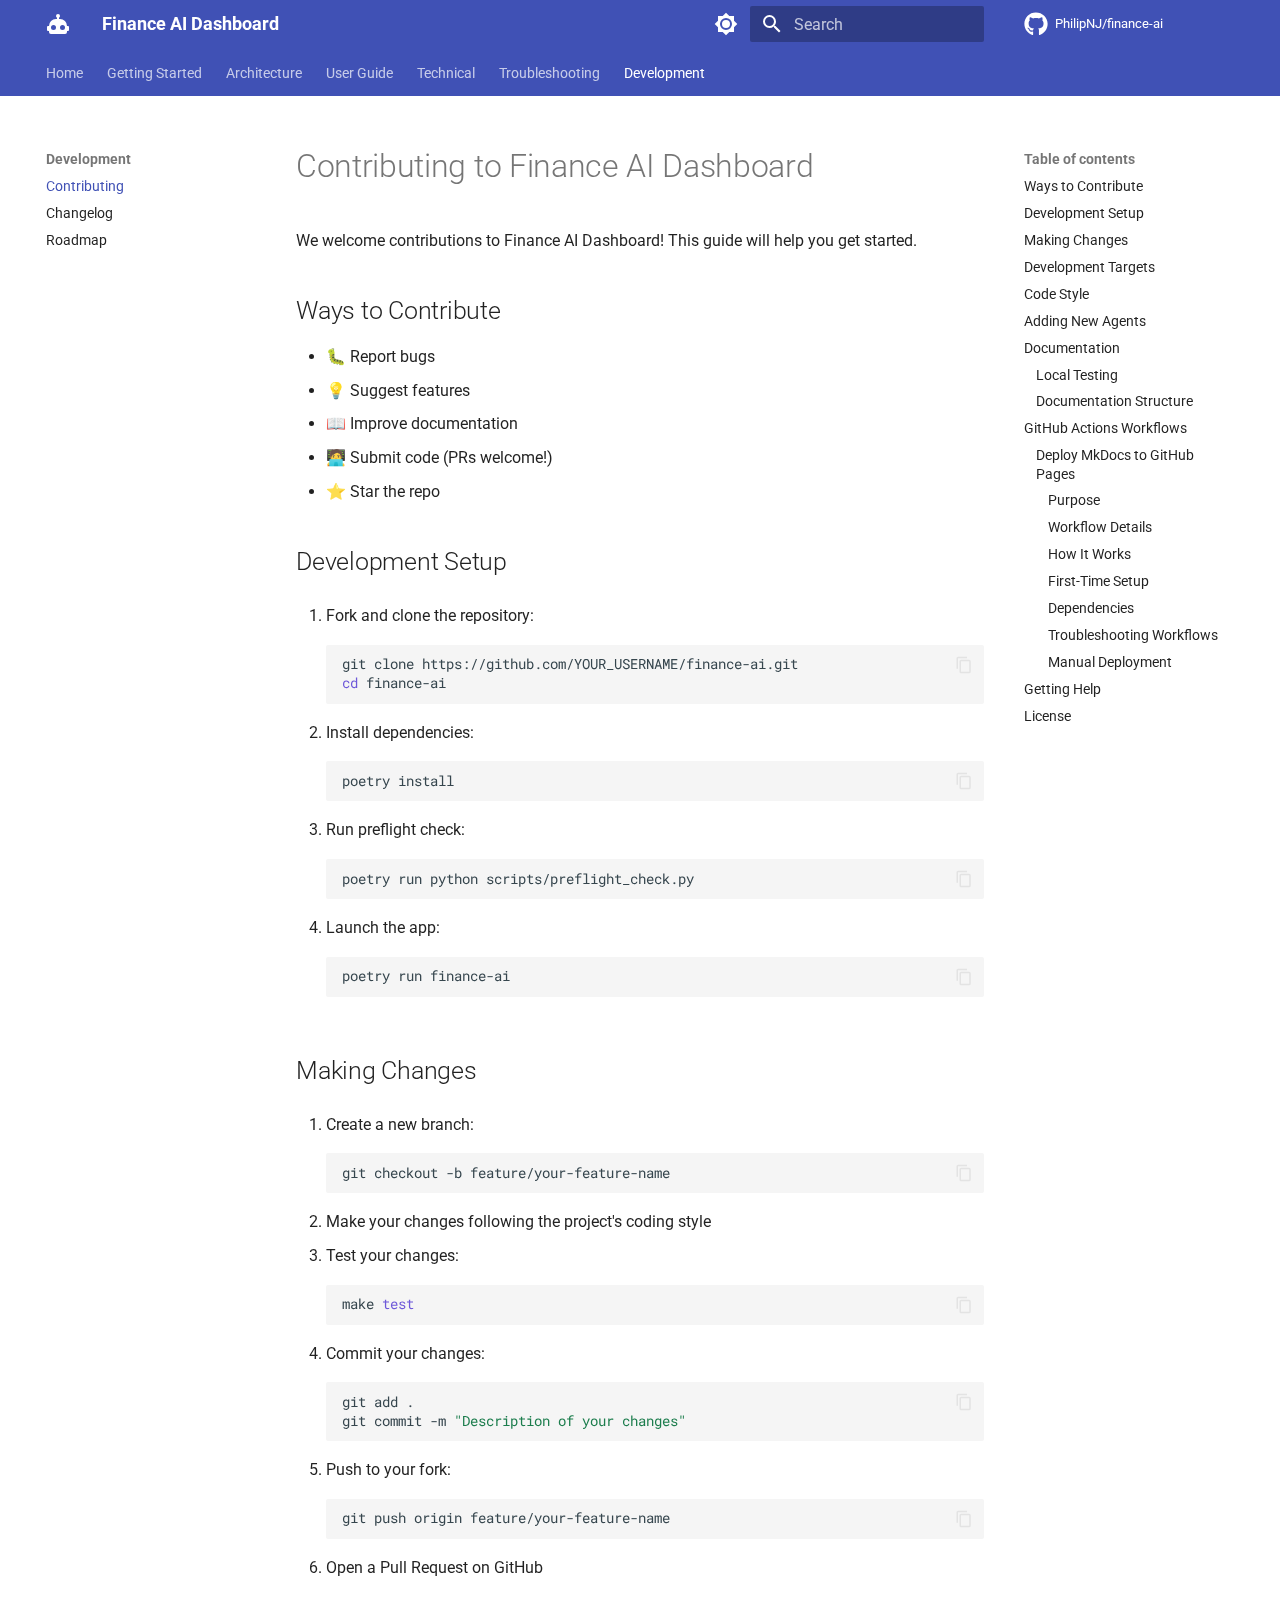
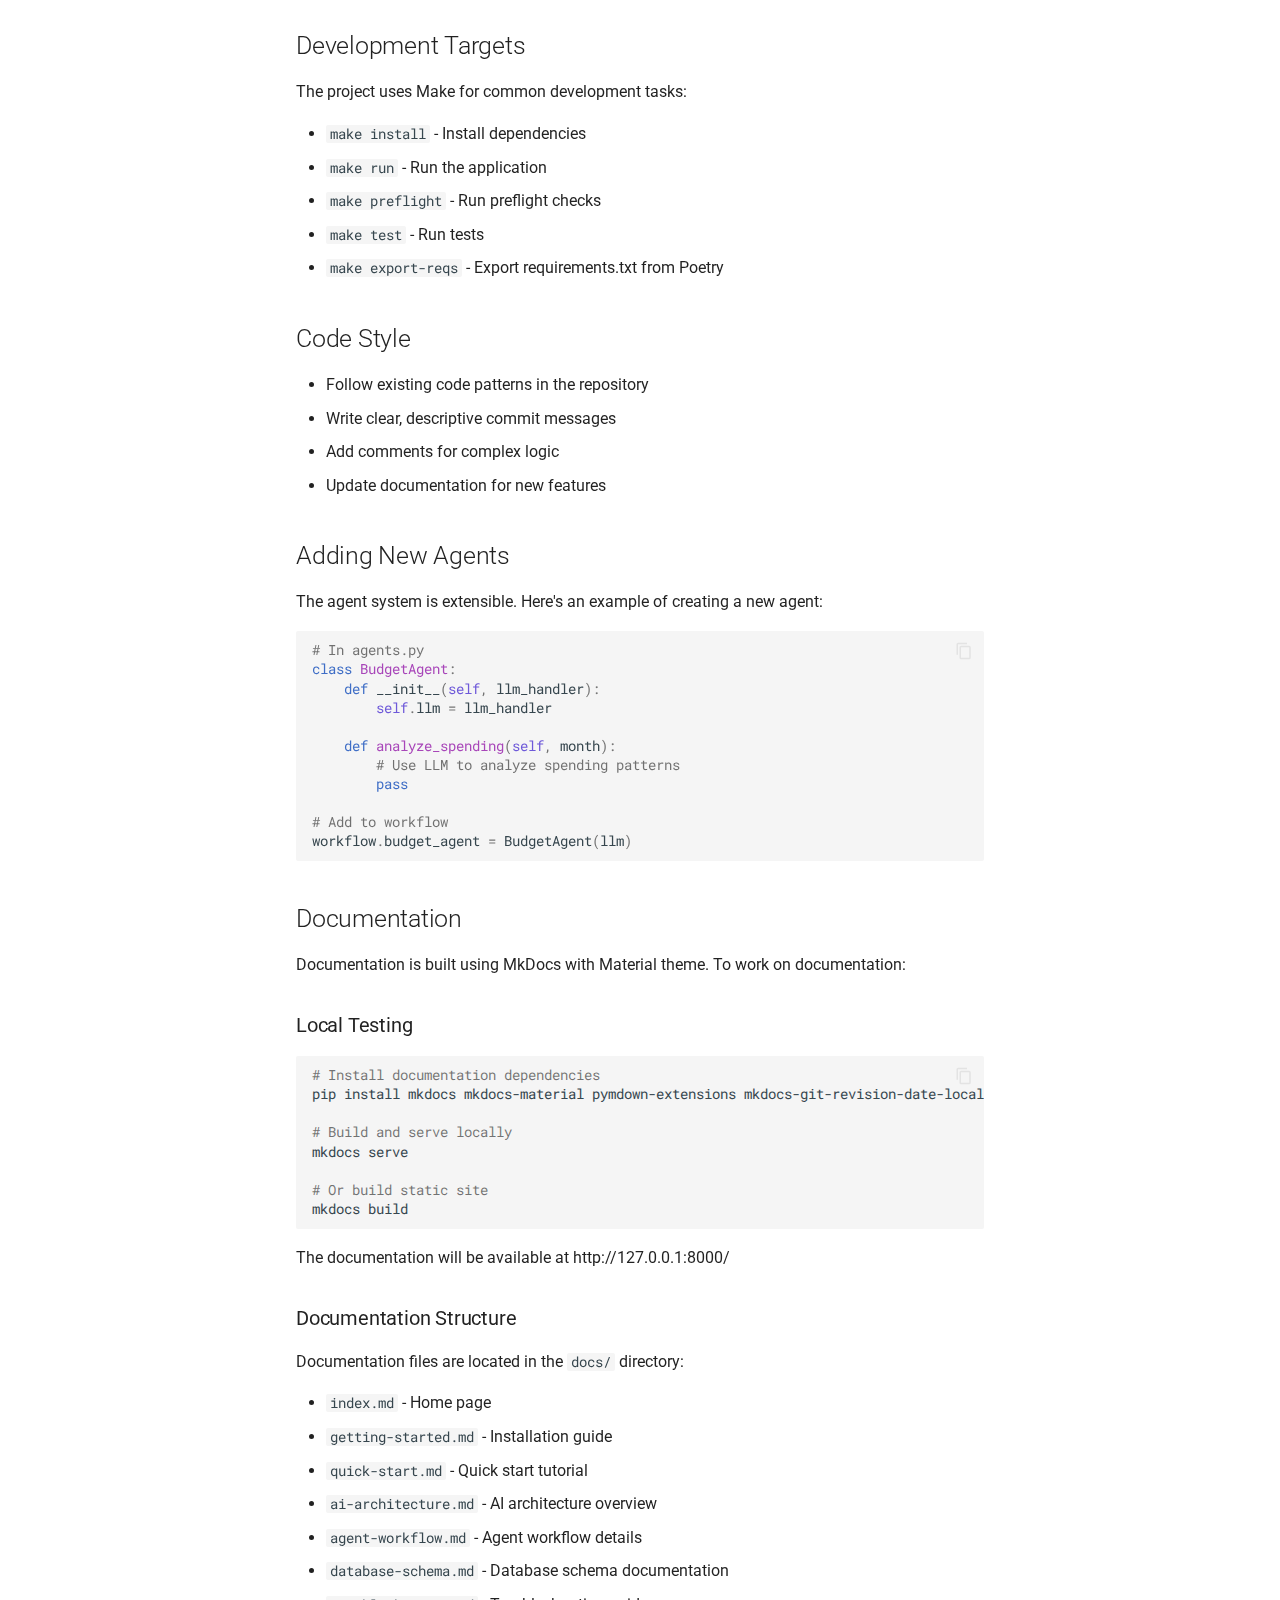
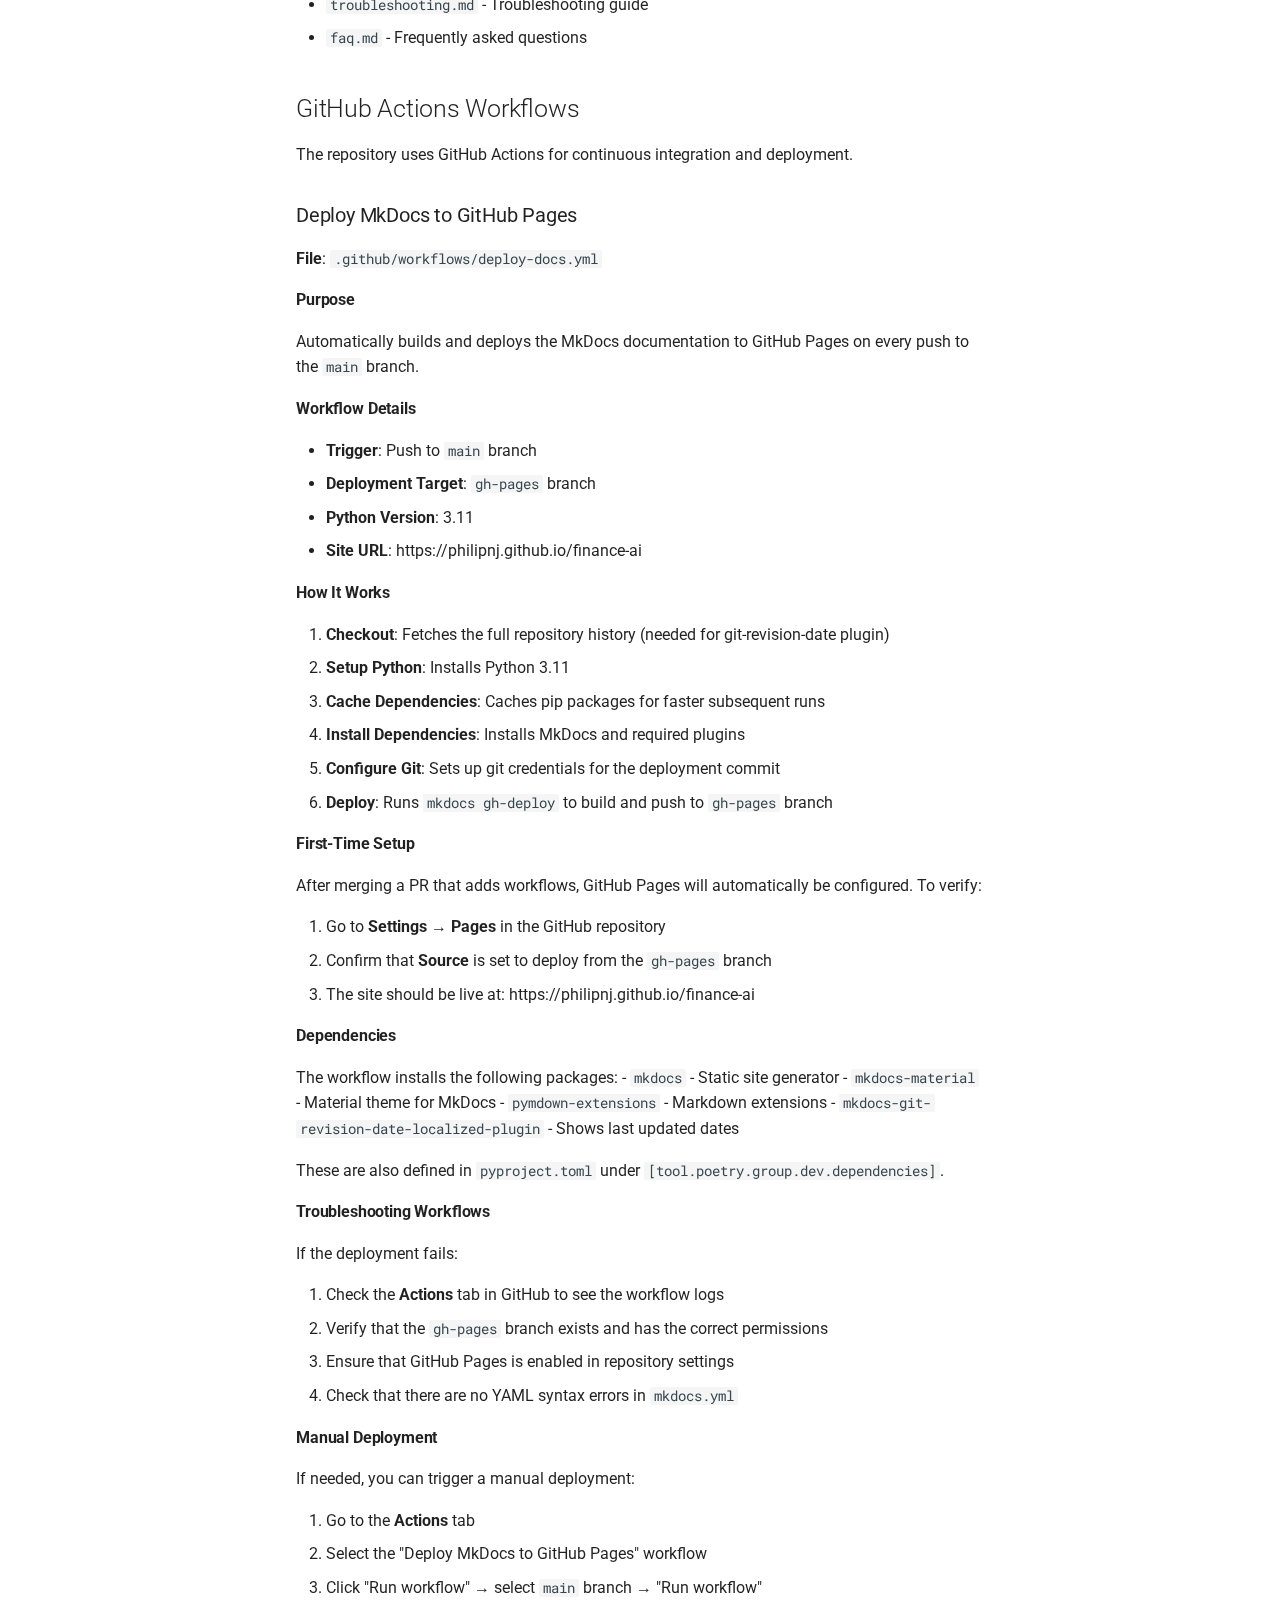
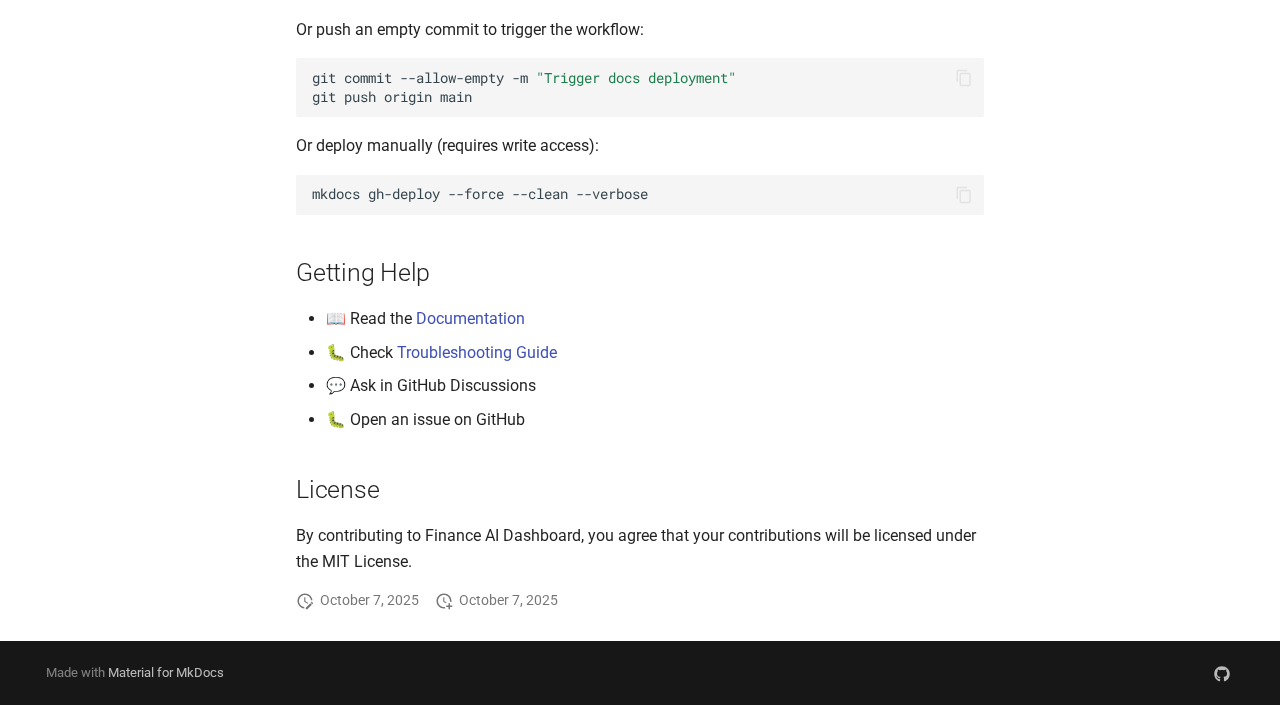
<file: contributing/index.html>
<!doctype html>
<html lang="en" class="no-js">
  <head>
    
      <meta charset="utf-8">
      <meta name="viewport" content="width=device-width,initial-scale=1">
      
        <meta name="description" content="AI-Powered Personal Finance Management">
      
      
        <meta name="author" content="Philip NJ">
      
      
        <link rel="canonical" href="https://philipnj.github.io/finance-ai/contributing/">
      
      
        <link rel="prev" href="../faq/">
      
      
      
      <link rel="icon" href="../assets/images/favicon.png">
      <meta name="generator" content="mkdocs-1.6.1, mkdocs-material-9.6.21">
    
    
      
        <title>Contributing - Finance AI Dashboard</title>
      
    
    
      <link rel="stylesheet" href="../assets/stylesheets/main.2a3383ac.min.css">
      
        
        <link rel="stylesheet" href="../assets/stylesheets/palette.06af60db.min.css">
      
      


    
    
      
    
    
      
        
        
        <link rel="preconnect" href="https://fonts.gstatic.com" crossorigin>
        <link rel="stylesheet" href="https://fonts.googleapis.com/css?family=Roboto:300,300i,400,400i,700,700i%7CRoboto+Mono:400,400i,700,700i&display=fallback">
        <style>:root{--md-text-font:"Roboto";--md-code-font:"Roboto Mono"}</style>
      
    
    
    <script>__md_scope=new URL("..",location),__md_hash=e=>[...e].reduce(((e,_)=>(e<<5)-e+_.charCodeAt(0)),0),__md_get=(e,_=localStorage,t=__md_scope)=>JSON.parse(_.getItem(t.pathname+"."+e)),__md_set=(e,_,t=localStorage,a=__md_scope)=>{try{t.setItem(a.pathname+"."+e,JSON.stringify(_))}catch(e){}}</script>
    
      
  


  
  

<script id="__analytics">function __md_analytics(){function e(){dataLayer.push(arguments)}window.dataLayer=window.dataLayer||[],e("js",new Date),e("config","G-XXXXXXXXXX"),document.addEventListener("DOMContentLoaded",(function(){document.forms.search&&document.forms.search.query.addEventListener("blur",(function(){this.value&&e("event","search",{search_term:this.value})}));document$.subscribe((function(){var t=document.forms.feedback;if(void 0!==t)for(var a of t.querySelectorAll("[type=submit]"))a.addEventListener("click",(function(a){a.preventDefault();var n=document.location.pathname,d=this.getAttribute("data-md-value");e("event","feedback",{page:n,data:d}),t.firstElementChild.disabled=!0;var r=t.querySelector(".md-feedback__note [data-md-value='"+d+"']");r&&(r.hidden=!1)})),t.hidden=!1})),location$.subscribe((function(t){e("config","G-XXXXXXXXXX",{page_path:t.pathname})}))}));var t=document.createElement("script");t.async=!0,t.src="https://www.googletagmanager.com/gtag/js?id=G-XXXXXXXXXX",document.getElementById("__analytics").insertAdjacentElement("afterEnd",t)}</script>
  
    <script>"undefined"!=typeof __md_analytics&&__md_analytics()</script>
  

    
    
    
  </head>
  
  
    
    
      
    
    
    
    
    <body dir="ltr" data-md-color-scheme="default" data-md-color-primary="indigo" data-md-color-accent="deep-purple">
  
    
    <input class="md-toggle" data-md-toggle="drawer" type="checkbox" id="__drawer" autocomplete="off">
    <input class="md-toggle" data-md-toggle="search" type="checkbox" id="__search" autocomplete="off">
    <label class="md-overlay" for="__drawer"></label>
    <div data-md-component="skip">
      
        
        <a href="#contributing-to-finance-ai-dashboard" class="md-skip">
          Skip to content
        </a>
      
    </div>
    <div data-md-component="announce">
      
    </div>
    
    
      

<header class="md-header" data-md-component="header">
  <nav class="md-header__inner md-grid" aria-label="Header">
    <a href=".." title="Finance AI Dashboard" class="md-header__button md-logo" aria-label="Finance AI Dashboard" data-md-component="logo">
      
  
  <svg xmlns="http://www.w3.org/2000/svg" viewBox="0 0 24 24"><path d="M12 2a2 2 0 0 1 2 2c0 .74-.4 1.39-1 1.73V7h1a7 7 0 0 1 7 7h1a1 1 0 0 1 1 1v3a1 1 0 0 1-1 1h-1v1a2 2 0 0 1-2 2H5a2 2 0 0 1-2-2v-1H2a1 1 0 0 1-1-1v-3a1 1 0 0 1 1-1h1a7 7 0 0 1 7-7h1V5.73c-.6-.34-1-.99-1-1.73a2 2 0 0 1 2-2M7.5 13A2.5 2.5 0 0 0 5 15.5 2.5 2.5 0 0 0 7.5 18a2.5 2.5 0 0 0 2.5-2.5A2.5 2.5 0 0 0 7.5 13m9 0a2.5 2.5 0 0 0-2.5 2.5 2.5 2.5 0 0 0 2.5 2.5 2.5 2.5 0 0 0 2.5-2.5 2.5 2.5 0 0 0-2.5-2.5"/></svg>

    </a>
    <label class="md-header__button md-icon" for="__drawer">
      
      <svg xmlns="http://www.w3.org/2000/svg" viewBox="0 0 24 24"><path d="M3 6h18v2H3zm0 5h18v2H3zm0 5h18v2H3z"/></svg>
    </label>
    <div class="md-header__title" data-md-component="header-title">
      <div class="md-header__ellipsis">
        <div class="md-header__topic">
          <span class="md-ellipsis">
            Finance AI Dashboard
          </span>
        </div>
        <div class="md-header__topic" data-md-component="header-topic">
          <span class="md-ellipsis">
            
              Contributing
            
          </span>
        </div>
      </div>
    </div>
    
      
        <form class="md-header__option" data-md-component="palette">
  
    
    
    
    <input class="md-option" data-md-color-media="(prefers-color-scheme: light)" data-md-color-scheme="default" data-md-color-primary="indigo" data-md-color-accent="deep-purple"  aria-label="Switch to dark mode"  type="radio" name="__palette" id="__palette_0">
    
      <label class="md-header__button md-icon" title="Switch to dark mode" for="__palette_1" hidden>
        <svg xmlns="http://www.w3.org/2000/svg" viewBox="0 0 24 24"><path d="M12 8a4 4 0 0 0-4 4 4 4 0 0 0 4 4 4 4 0 0 0 4-4 4 4 0 0 0-4-4m0 10a6 6 0 0 1-6-6 6 6 0 0 1 6-6 6 6 0 0 1 6 6 6 6 0 0 1-6 6m8-9.31V4h-4.69L12 .69 8.69 4H4v4.69L.69 12 4 15.31V20h4.69L12 23.31 15.31 20H20v-4.69L23.31 12z"/></svg>
      </label>
    
  
    
    
    
    <input class="md-option" data-md-color-media="(prefers-color-scheme: dark)" data-md-color-scheme="slate" data-md-color-primary="indigo" data-md-color-accent="deep-purple"  aria-label="Switch to light mode"  type="radio" name="__palette" id="__palette_1">
    
      <label class="md-header__button md-icon" title="Switch to light mode" for="__palette_0" hidden>
        <svg xmlns="http://www.w3.org/2000/svg" viewBox="0 0 24 24"><path d="M12 18c-.89 0-1.74-.2-2.5-.55C11.56 16.5 13 14.42 13 12s-1.44-4.5-3.5-5.45C10.26 6.2 11.11 6 12 6a6 6 0 0 1 6 6 6 6 0 0 1-6 6m8-9.31V4h-4.69L12 .69 8.69 4H4v4.69L.69 12 4 15.31V20h4.69L12 23.31 15.31 20H20v-4.69L23.31 12z"/></svg>
      </label>
    
  
</form>
      
    
    
      <script>var palette=__md_get("__palette");if(palette&&palette.color){if("(prefers-color-scheme)"===palette.color.media){var media=matchMedia("(prefers-color-scheme: light)"),input=document.querySelector(media.matches?"[data-md-color-media='(prefers-color-scheme: light)']":"[data-md-color-media='(prefers-color-scheme: dark)']");palette.color.media=input.getAttribute("data-md-color-media"),palette.color.scheme=input.getAttribute("data-md-color-scheme"),palette.color.primary=input.getAttribute("data-md-color-primary"),palette.color.accent=input.getAttribute("data-md-color-accent")}for(var[key,value]of Object.entries(palette.color))document.body.setAttribute("data-md-color-"+key,value)}</script>
    
    
    
      
      
        <label class="md-header__button md-icon" for="__search">
          
          <svg xmlns="http://www.w3.org/2000/svg" viewBox="0 0 24 24"><path d="M9.5 3A6.5 6.5 0 0 1 16 9.5c0 1.61-.59 3.09-1.56 4.23l.27.27h.79l5 5-1.5 1.5-5-5v-.79l-.27-.27A6.52 6.52 0 0 1 9.5 16 6.5 6.5 0 0 1 3 9.5 6.5 6.5 0 0 1 9.5 3m0 2C7 5 5 7 5 9.5S7 14 9.5 14 14 12 14 9.5 12 5 9.5 5"/></svg>
        </label>
        <div class="md-search" data-md-component="search" role="dialog">
  <label class="md-search__overlay" for="__search"></label>
  <div class="md-search__inner" role="search">
    <form class="md-search__form" name="search">
      <input type="text" class="md-search__input" name="query" aria-label="Search" placeholder="Search" autocapitalize="off" autocorrect="off" autocomplete="off" spellcheck="false" data-md-component="search-query" required>
      <label class="md-search__icon md-icon" for="__search">
        
        <svg xmlns="http://www.w3.org/2000/svg" viewBox="0 0 24 24"><path d="M9.5 3A6.5 6.5 0 0 1 16 9.5c0 1.61-.59 3.09-1.56 4.23l.27.27h.79l5 5-1.5 1.5-5-5v-.79l-.27-.27A6.52 6.52 0 0 1 9.5 16 6.5 6.5 0 0 1 3 9.5 6.5 6.5 0 0 1 9.5 3m0 2C7 5 5 7 5 9.5S7 14 9.5 14 14 12 14 9.5 12 5 9.5 5"/></svg>
        
        <svg xmlns="http://www.w3.org/2000/svg" viewBox="0 0 24 24"><path d="M20 11v2H8l5.5 5.5-1.42 1.42L4.16 12l7.92-7.92L13.5 5.5 8 11z"/></svg>
      </label>
      <nav class="md-search__options" aria-label="Search">
        
        <button type="reset" class="md-search__icon md-icon" title="Clear" aria-label="Clear" tabindex="-1">
          
          <svg xmlns="http://www.w3.org/2000/svg" viewBox="0 0 24 24"><path d="M19 6.41 17.59 5 12 10.59 6.41 5 5 6.41 10.59 12 5 17.59 6.41 19 12 13.41 17.59 19 19 17.59 13.41 12z"/></svg>
        </button>
      </nav>
      
        <div class="md-search__suggest" data-md-component="search-suggest"></div>
      
    </form>
    <div class="md-search__output">
      <div class="md-search__scrollwrap" tabindex="0" data-md-scrollfix>
        <div class="md-search-result" data-md-component="search-result">
          <div class="md-search-result__meta">
            Initializing search
          </div>
          <ol class="md-search-result__list" role="presentation"></ol>
        </div>
      </div>
    </div>
  </div>
</div>
      
    
    
      <div class="md-header__source">
        <a href="https://github.com/PhilipNJ/finance-ai" title="Go to repository" class="md-source" data-md-component="source">
  <div class="md-source__icon md-icon">
    
    <svg xmlns="http://www.w3.org/2000/svg" viewBox="0 0 512 512"><!--! Font Awesome Free 7.0.1 by @fontawesome - https://fontawesome.com License - https://fontawesome.com/license/free (Icons: CC BY 4.0, Fonts: SIL OFL 1.1, Code: MIT License) Copyright 2025 Fonticons, Inc.--><path d="M173.9 397.4c0 2-2.3 3.6-5.2 3.6-3.3.3-5.6-1.3-5.6-3.6 0-2 2.3-3.6 5.2-3.6 3-.3 5.6 1.3 5.6 3.6m-31.1-4.5c-.7 2 1.3 4.3 4.3 4.9 2.6 1 5.6 0 6.2-2s-1.3-4.3-4.3-5.2c-2.6-.7-5.5.3-6.2 2.3m44.2-1.7c-2.9.7-4.9 2.6-4.6 4.9.3 2 2.9 3.3 5.9 2.6 2.9-.7 4.9-2.6 4.6-4.6-.3-1.9-3-3.2-5.9-2.9M252.8 8C114.1 8 8 113.3 8 252c0 110.9 69.8 205.8 169.5 239.2 12.8 2.3 17.3-5.6 17.3-12.1 0-6.2-.3-40.4-.3-61.4 0 0-70 15-84.7-29.8 0 0-11.4-29.1-27.8-36.6 0 0-22.9-15.7 1.6-15.4 0 0 24.9 2 38.6 25.8 21.9 38.6 58.6 27.5 72.9 20.9 2.3-16 8.8-27.1 16-33.7-55.9-6.2-112.3-14.3-112.3-110.5 0-27.5 7.6-41.3 23.6-58.9-2.6-6.5-11.1-33.3 2.6-67.9 20.9-6.5 69 27 69 27 20-5.6 41.5-8.5 62.8-8.5s42.8 2.9 62.8 8.5c0 0 48.1-33.6 69-27 13.7 34.7 5.2 61.4 2.6 67.9 16 17.7 25.8 31.5 25.8 58.9 0 96.5-58.9 104.2-114.8 110.5 9.2 7.9 17 22.9 17 46.4 0 33.7-.3 75.4-.3 83.6 0 6.5 4.6 14.4 17.3 12.1C436.2 457.8 504 362.9 504 252 504 113.3 391.5 8 252.8 8M105.2 352.9c-1.3 1-1 3.3.7 5.2 1.6 1.6 3.9 2.3 5.2 1 1.3-1 1-3.3-.7-5.2-1.6-1.6-3.9-2.3-5.2-1m-10.8-8.1c-.7 1.3.3 2.9 2.3 3.9 1.6 1 3.6.7 4.3-.7.7-1.3-.3-2.9-2.3-3.9-2-.6-3.6-.3-4.3.7m32.4 35.6c-1.6 1.3-1 4.3 1.3 6.2 2.3 2.3 5.2 2.6 6.5 1 1.3-1.3.7-4.3-1.3-6.2-2.2-2.3-5.2-2.6-6.5-1m-11.4-14.7c-1.6 1-1.6 3.6 0 5.9s4.3 3.3 5.6 2.3c1.6-1.3 1.6-3.9 0-6.2-1.4-2.3-4-3.3-5.6-2"/></svg>
  </div>
  <div class="md-source__repository">
    PhilipNJ/finance-ai
  </div>
</a>
      </div>
    
  </nav>
  
</header>
    
    <div class="md-container" data-md-component="container">
      
      
        
          
            
<nav class="md-tabs" aria-label="Tabs" data-md-component="tabs">
  <div class="md-grid">
    <ul class="md-tabs__list">
      
        
  
  
  
  
    <li class="md-tabs__item">
      <a href=".." class="md-tabs__link">
        
  
  
    
  
  Home

      </a>
    </li>
  

      
        
  
  
  
  
    
    
      <li class="md-tabs__item">
        <a href="../getting-started/" class="md-tabs__link">
          
  
  
  Getting Started

        </a>
      </li>
    
  

      
        
  
  
  
  
    
    
      <li class="md-tabs__item">
        <a href="../ai-architecture/" class="md-tabs__link">
          
  
  
  Architecture

        </a>
      </li>
    
  

      
        
  
  
  
  
    
    
      <li class="md-tabs__item">
        <a href="../user-guide/uploading/" class="md-tabs__link">
          
  
  
  User Guide

        </a>
      </li>
    
  

      
        
  
  
  
  
    
    
      <li class="md-tabs__item">
        <a href="../api-reference.md" class="md-tabs__link">
          
  
  
  Technical

        </a>
      </li>
    
  

      
        
  
  
  
  
    
    
      <li class="md-tabs__item">
        <a href="../troubleshooting/" class="md-tabs__link">
          
  
  
  Troubleshooting

        </a>
      </li>
    
  

      
        
  
  
  
    
  
  
    
    
      <li class="md-tabs__item md-tabs__item--active">
        <a href="./" class="md-tabs__link">
          
  
  
  Development

        </a>
      </li>
    
  

      
    </ul>
  </div>
</nav>
          
        
      
      <main class="md-main" data-md-component="main">
        <div class="md-main__inner md-grid">
          
            
              
              <div class="md-sidebar md-sidebar--primary" data-md-component="sidebar" data-md-type="navigation" >
                <div class="md-sidebar__scrollwrap">
                  <div class="md-sidebar__inner">
                    


  


<nav class="md-nav md-nav--primary md-nav--lifted" aria-label="Navigation" data-md-level="0">
  <label class="md-nav__title" for="__drawer">
    <a href=".." title="Finance AI Dashboard" class="md-nav__button md-logo" aria-label="Finance AI Dashboard" data-md-component="logo">
      
  
  <svg xmlns="http://www.w3.org/2000/svg" viewBox="0 0 24 24"><path d="M12 2a2 2 0 0 1 2 2c0 .74-.4 1.39-1 1.73V7h1a7 7 0 0 1 7 7h1a1 1 0 0 1 1 1v3a1 1 0 0 1-1 1h-1v1a2 2 0 0 1-2 2H5a2 2 0 0 1-2-2v-1H2a1 1 0 0 1-1-1v-3a1 1 0 0 1 1-1h1a7 7 0 0 1 7-7h1V5.73c-.6-.34-1-.99-1-1.73a2 2 0 0 1 2-2M7.5 13A2.5 2.5 0 0 0 5 15.5 2.5 2.5 0 0 0 7.5 18a2.5 2.5 0 0 0 2.5-2.5A2.5 2.5 0 0 0 7.5 13m9 0a2.5 2.5 0 0 0-2.5 2.5 2.5 2.5 0 0 0 2.5 2.5 2.5 2.5 0 0 0 2.5-2.5 2.5 2.5 0 0 0-2.5-2.5"/></svg>

    </a>
    Finance AI Dashboard
  </label>
  
    <div class="md-nav__source">
      <a href="https://github.com/PhilipNJ/finance-ai" title="Go to repository" class="md-source" data-md-component="source">
  <div class="md-source__icon md-icon">
    
    <svg xmlns="http://www.w3.org/2000/svg" viewBox="0 0 512 512"><!--! Font Awesome Free 7.0.1 by @fontawesome - https://fontawesome.com License - https://fontawesome.com/license/free (Icons: CC BY 4.0, Fonts: SIL OFL 1.1, Code: MIT License) Copyright 2025 Fonticons, Inc.--><path d="M173.9 397.4c0 2-2.3 3.6-5.2 3.6-3.3.3-5.6-1.3-5.6-3.6 0-2 2.3-3.6 5.2-3.6 3-.3 5.6 1.3 5.6 3.6m-31.1-4.5c-.7 2 1.3 4.3 4.3 4.9 2.6 1 5.6 0 6.2-2s-1.3-4.3-4.3-5.2c-2.6-.7-5.5.3-6.2 2.3m44.2-1.7c-2.9.7-4.9 2.6-4.6 4.9.3 2 2.9 3.3 5.9 2.6 2.9-.7 4.9-2.6 4.6-4.6-.3-1.9-3-3.2-5.9-2.9M252.8 8C114.1 8 8 113.3 8 252c0 110.9 69.8 205.8 169.5 239.2 12.8 2.3 17.3-5.6 17.3-12.1 0-6.2-.3-40.4-.3-61.4 0 0-70 15-84.7-29.8 0 0-11.4-29.1-27.8-36.6 0 0-22.9-15.7 1.6-15.4 0 0 24.9 2 38.6 25.8 21.9 38.6 58.6 27.5 72.9 20.9 2.3-16 8.8-27.1 16-33.7-55.9-6.2-112.3-14.3-112.3-110.5 0-27.5 7.6-41.3 23.6-58.9-2.6-6.5-11.1-33.3 2.6-67.9 20.9-6.5 69 27 69 27 20-5.6 41.5-8.5 62.8-8.5s42.8 2.9 62.8 8.5c0 0 48.1-33.6 69-27 13.7 34.7 5.2 61.4 2.6 67.9 16 17.7 25.8 31.5 25.8 58.9 0 96.5-58.9 104.2-114.8 110.5 9.2 7.9 17 22.9 17 46.4 0 33.7-.3 75.4-.3 83.6 0 6.5 4.6 14.4 17.3 12.1C436.2 457.8 504 362.9 504 252 504 113.3 391.5 8 252.8 8M105.2 352.9c-1.3 1-1 3.3.7 5.2 1.6 1.6 3.9 2.3 5.2 1 1.3-1 1-3.3-.7-5.2-1.6-1.6-3.9-2.3-5.2-1m-10.8-8.1c-.7 1.3.3 2.9 2.3 3.9 1.6 1 3.6.7 4.3-.7.7-1.3-.3-2.9-2.3-3.9-2-.6-3.6-.3-4.3.7m32.4 35.6c-1.6 1.3-1 4.3 1.3 6.2 2.3 2.3 5.2 2.6 6.5 1 1.3-1.3.7-4.3-1.3-6.2-2.2-2.3-5.2-2.6-6.5-1m-11.4-14.7c-1.6 1-1.6 3.6 0 5.9s4.3 3.3 5.6 2.3c1.6-1.3 1.6-3.9 0-6.2-1.4-2.3-4-3.3-5.6-2"/></svg>
  </div>
  <div class="md-source__repository">
    PhilipNJ/finance-ai
  </div>
</a>
    </div>
  
  <ul class="md-nav__list" data-md-scrollfix>
    
      
      
  
  
  
  
    <li class="md-nav__item">
      <a href=".." class="md-nav__link">
        
  
  
  <span class="md-ellipsis">
    Home
    
  </span>
  

      </a>
    </li>
  

    
      
      
  
  
  
  
    
    
    
    
      
      
        
      
    
    
    <li class="md-nav__item md-nav__item--nested">
      
        
        
          
        
        <input class="md-nav__toggle md-toggle md-toggle--indeterminate" type="checkbox" id="__nav_2" >
        
          
          <label class="md-nav__link" for="__nav_2" id="__nav_2_label" tabindex="0">
            
  
  
  <span class="md-ellipsis">
    Getting Started
    
  </span>
  

            <span class="md-nav__icon md-icon"></span>
          </label>
        
        <nav class="md-nav" data-md-level="1" aria-labelledby="__nav_2_label" aria-expanded="false">
          <label class="md-nav__title" for="__nav_2">
            <span class="md-nav__icon md-icon"></span>
            Getting Started
          </label>
          <ul class="md-nav__list" data-md-scrollfix>
            
              
                
  
  
  
  
    <li class="md-nav__item">
      <a href="../getting-started/" class="md-nav__link">
        
  
  
  <span class="md-ellipsis">
    Installation
    
  </span>
  

      </a>
    </li>
  

              
            
              
                
  
  
  
  
    <li class="md-nav__item">
      <a href="../quick-start/" class="md-nav__link">
        
  
  
  <span class="md-ellipsis">
    Quick Start
    
  </span>
  

      </a>
    </li>
  

              
            
              
                
  
  
  
  
    <li class="md-nav__item">
      <a href="../configuration.md" class="md-nav__link">
        
  
  
  <span class="md-ellipsis">
    Configuration
    
  </span>
  

      </a>
    </li>
  

              
            
          </ul>
        </nav>
      
    </li>
  

    
      
      
  
  
  
  
    
    
    
    
      
      
        
      
    
    
    <li class="md-nav__item md-nav__item--nested">
      
        
        
          
        
        <input class="md-nav__toggle md-toggle md-toggle--indeterminate" type="checkbox" id="__nav_3" >
        
          
          <label class="md-nav__link" for="__nav_3" id="__nav_3_label" tabindex="0">
            
  
  
  <span class="md-ellipsis">
    Architecture
    
  </span>
  

            <span class="md-nav__icon md-icon"></span>
          </label>
        
        <nav class="md-nav" data-md-level="1" aria-labelledby="__nav_3_label" aria-expanded="false">
          <label class="md-nav__title" for="__nav_3">
            <span class="md-nav__icon md-icon"></span>
            Architecture
          </label>
          <ul class="md-nav__list" data-md-scrollfix>
            
              
                
  
  
  
  
    <li class="md-nav__item">
      <a href="../ai-architecture/" class="md-nav__link">
        
  
  
  <span class="md-ellipsis">
    AI-First Philosophy
    
  </span>
  

      </a>
    </li>
  

              
            
              
                
  
  
  
  
    <li class="md-nav__item">
      <a href="../agent-workflow/" class="md-nav__link">
        
  
  
  <span class="md-ellipsis">
    Multi-Agent System
    
  </span>
  

      </a>
    </li>
  

              
            
              
                
  
  
  
  
    <li class="md-nav__item">
      <a href="../data-flow.md" class="md-nav__link">
        
  
  
  <span class="md-ellipsis">
    Data Flow
    
  </span>
  

      </a>
    </li>
  

              
            
          </ul>
        </nav>
      
    </li>
  

    
      
      
  
  
  
  
    
    
    
    
      
      
        
      
    
    
    <li class="md-nav__item md-nav__item--nested">
      
        
        
          
        
        <input class="md-nav__toggle md-toggle md-toggle--indeterminate" type="checkbox" id="__nav_4" >
        
          
          <label class="md-nav__link" for="__nav_4" id="__nav_4_label" tabindex="0">
            
  
  
  <span class="md-ellipsis">
    User Guide
    
  </span>
  

            <span class="md-nav__icon md-icon"></span>
          </label>
        
        <nav class="md-nav" data-md-level="1" aria-labelledby="__nav_4_label" aria-expanded="false">
          <label class="md-nav__title" for="__nav_4">
            <span class="md-nav__icon md-icon"></span>
            User Guide
          </label>
          <ul class="md-nav__list" data-md-scrollfix>
            
              
                
  
  
  
  
    <li class="md-nav__item">
      <a href="../user-guide/uploading/" class="md-nav__link">
        
  
  
  <span class="md-ellipsis">
    Uploading Files
    
  </span>
  

      </a>
    </li>
  

              
            
              
                
  
  
  
  
    <li class="md-nav__item">
      <a href="../user-guide/dashboard.md" class="md-nav__link">
        
  
  
  <span class="md-ellipsis">
    Dashboard
    
  </span>
  

      </a>
    </li>
  

              
            
              
                
  
  
  
  
    <li class="md-nav__item">
      <a href="../user-guide/categories.md" class="md-nav__link">
        
  
  
  <span class="md-ellipsis">
    Categories
    
  </span>
  

      </a>
    </li>
  

              
            
          </ul>
        </nav>
      
    </li>
  

    
      
      
  
  
  
  
    
    
    
    
      
      
        
      
    
    
    <li class="md-nav__item md-nav__item--nested">
      
        
        
          
        
        <input class="md-nav__toggle md-toggle md-toggle--indeterminate" type="checkbox" id="__nav_5" >
        
          
          <label class="md-nav__link" for="__nav_5" id="__nav_5_label" tabindex="0">
            
  
  
  <span class="md-ellipsis">
    Technical
    
  </span>
  

            <span class="md-nav__icon md-icon"></span>
          </label>
        
        <nav class="md-nav" data-md-level="1" aria-labelledby="__nav_5_label" aria-expanded="false">
          <label class="md-nav__title" for="__nav_5">
            <span class="md-nav__icon md-icon"></span>
            Technical
          </label>
          <ul class="md-nav__list" data-md-scrollfix>
            
              
                
  
  
  
  
    <li class="md-nav__item">
      <a href="../api-reference.md" class="md-nav__link">
        
  
  
  <span class="md-ellipsis">
    API Reference
    
  </span>
  

      </a>
    </li>
  

              
            
              
                
  
  
  
  
    <li class="md-nav__item">
      <a href="../database-schema/" class="md-nav__link">
        
  
  
  <span class="md-ellipsis">
    Database Schema
    
  </span>
  

      </a>
    </li>
  

              
            
              
                
  
  
  
  
    <li class="md-nav__item">
      <a href="../llm-integration.md" class="md-nav__link">
        
  
  
  <span class="md-ellipsis">
    LLM Integration
    
  </span>
  

      </a>
    </li>
  

              
            
          </ul>
        </nav>
      
    </li>
  

    
      
      
  
  
  
  
    
    
    
    
      
      
        
      
    
    
    <li class="md-nav__item md-nav__item--nested">
      
        
        
          
        
        <input class="md-nav__toggle md-toggle md-toggle--indeterminate" type="checkbox" id="__nav_6" >
        
          
          <label class="md-nav__link" for="__nav_6" id="__nav_6_label" tabindex="0">
            
  
  
  <span class="md-ellipsis">
    Troubleshooting
    
  </span>
  

            <span class="md-nav__icon md-icon"></span>
          </label>
        
        <nav class="md-nav" data-md-level="1" aria-labelledby="__nav_6_label" aria-expanded="false">
          <label class="md-nav__title" for="__nav_6">
            <span class="md-nav__icon md-icon"></span>
            Troubleshooting
          </label>
          <ul class="md-nav__list" data-md-scrollfix>
            
              
                
  
  
  
  
    <li class="md-nav__item">
      <a href="../troubleshooting/" class="md-nav__link">
        
  
  
  <span class="md-ellipsis">
    Common Issues
    
  </span>
  

      </a>
    </li>
  

              
            
              
                
  
  
  
  
    <li class="md-nav__item">
      <a href="../faq/" class="md-nav__link">
        
  
  
  <span class="md-ellipsis">
    FAQ
    
  </span>
  

      </a>
    </li>
  

              
            
          </ul>
        </nav>
      
    </li>
  

    
      
      
  
  
    
  
  
  
    
    
    
    
      
        
        
      
      
        
      
    
    
    <li class="md-nav__item md-nav__item--active md-nav__item--section md-nav__item--nested">
      
        
        
        <input class="md-nav__toggle md-toggle " type="checkbox" id="__nav_7" checked>
        
          
          <label class="md-nav__link" for="__nav_7" id="__nav_7_label" tabindex="">
            
  
  
  <span class="md-ellipsis">
    Development
    
  </span>
  

            <span class="md-nav__icon md-icon"></span>
          </label>
        
        <nav class="md-nav" data-md-level="1" aria-labelledby="__nav_7_label" aria-expanded="true">
          <label class="md-nav__title" for="__nav_7">
            <span class="md-nav__icon md-icon"></span>
            Development
          </label>
          <ul class="md-nav__list" data-md-scrollfix>
            
              
                
  
  
    
  
  
  
    <li class="md-nav__item md-nav__item--active">
      
      <input class="md-nav__toggle md-toggle" type="checkbox" id="__toc">
      
      
        
      
      
        <label class="md-nav__link md-nav__link--active" for="__toc">
          
  
  
  <span class="md-ellipsis">
    Contributing
    
  </span>
  

          <span class="md-nav__icon md-icon"></span>
        </label>
      
      <a href="./" class="md-nav__link md-nav__link--active">
        
  
  
  <span class="md-ellipsis">
    Contributing
    
  </span>
  

      </a>
      
        

<nav class="md-nav md-nav--secondary" aria-label="Table of contents">
  
  
  
    
  
  
    <label class="md-nav__title" for="__toc">
      <span class="md-nav__icon md-icon"></span>
      Table of contents
    </label>
    <ul class="md-nav__list" data-md-component="toc" data-md-scrollfix>
      
        <li class="md-nav__item">
  <a href="#ways-to-contribute" class="md-nav__link">
    <span class="md-ellipsis">
      Ways to Contribute
    </span>
  </a>
  
</li>
      
        <li class="md-nav__item">
  <a href="#development-setup" class="md-nav__link">
    <span class="md-ellipsis">
      Development Setup
    </span>
  </a>
  
</li>
      
        <li class="md-nav__item">
  <a href="#making-changes" class="md-nav__link">
    <span class="md-ellipsis">
      Making Changes
    </span>
  </a>
  
</li>
      
        <li class="md-nav__item">
  <a href="#development-targets" class="md-nav__link">
    <span class="md-ellipsis">
      Development Targets
    </span>
  </a>
  
</li>
      
        <li class="md-nav__item">
  <a href="#code-style" class="md-nav__link">
    <span class="md-ellipsis">
      Code Style
    </span>
  </a>
  
</li>
      
        <li class="md-nav__item">
  <a href="#adding-new-agents" class="md-nav__link">
    <span class="md-ellipsis">
      Adding New Agents
    </span>
  </a>
  
</li>
      
        <li class="md-nav__item">
  <a href="#documentation" class="md-nav__link">
    <span class="md-ellipsis">
      Documentation
    </span>
  </a>
  
    <nav class="md-nav" aria-label="Documentation">
      <ul class="md-nav__list">
        
          <li class="md-nav__item">
  <a href="#local-testing" class="md-nav__link">
    <span class="md-ellipsis">
      Local Testing
    </span>
  </a>
  
</li>
        
          <li class="md-nav__item">
  <a href="#documentation-structure" class="md-nav__link">
    <span class="md-ellipsis">
      Documentation Structure
    </span>
  </a>
  
</li>
        
      </ul>
    </nav>
  
</li>
      
        <li class="md-nav__item">
  <a href="#github-actions-workflows" class="md-nav__link">
    <span class="md-ellipsis">
      GitHub Actions Workflows
    </span>
  </a>
  
    <nav class="md-nav" aria-label="GitHub Actions Workflows">
      <ul class="md-nav__list">
        
          <li class="md-nav__item">
  <a href="#deploy-mkdocs-to-github-pages" class="md-nav__link">
    <span class="md-ellipsis">
      Deploy MkDocs to GitHub Pages
    </span>
  </a>
  
    <nav class="md-nav" aria-label="Deploy MkDocs to GitHub Pages">
      <ul class="md-nav__list">
        
          <li class="md-nav__item">
  <a href="#purpose" class="md-nav__link">
    <span class="md-ellipsis">
      Purpose
    </span>
  </a>
  
</li>
        
          <li class="md-nav__item">
  <a href="#workflow-details" class="md-nav__link">
    <span class="md-ellipsis">
      Workflow Details
    </span>
  </a>
  
</li>
        
          <li class="md-nav__item">
  <a href="#how-it-works" class="md-nav__link">
    <span class="md-ellipsis">
      How It Works
    </span>
  </a>
  
</li>
        
          <li class="md-nav__item">
  <a href="#first-time-setup" class="md-nav__link">
    <span class="md-ellipsis">
      First-Time Setup
    </span>
  </a>
  
</li>
        
          <li class="md-nav__item">
  <a href="#dependencies" class="md-nav__link">
    <span class="md-ellipsis">
      Dependencies
    </span>
  </a>
  
</li>
        
          <li class="md-nav__item">
  <a href="#troubleshooting-workflows" class="md-nav__link">
    <span class="md-ellipsis">
      Troubleshooting Workflows
    </span>
  </a>
  
</li>
        
          <li class="md-nav__item">
  <a href="#manual-deployment" class="md-nav__link">
    <span class="md-ellipsis">
      Manual Deployment
    </span>
  </a>
  
</li>
        
      </ul>
    </nav>
  
</li>
        
      </ul>
    </nav>
  
</li>
      
        <li class="md-nav__item">
  <a href="#getting-help" class="md-nav__link">
    <span class="md-ellipsis">
      Getting Help
    </span>
  </a>
  
</li>
      
        <li class="md-nav__item">
  <a href="#license" class="md-nav__link">
    <span class="md-ellipsis">
      License
    </span>
  </a>
  
</li>
      
    </ul>
  
</nav>
      
    </li>
  

              
            
              
                
  
  
  
  
    <li class="md-nav__item">
      <a href="../changelog.md" class="md-nav__link">
        
  
  
  <span class="md-ellipsis">
    Changelog
    
  </span>
  

      </a>
    </li>
  

              
            
              
                
  
  
  
  
    <li class="md-nav__item">
      <a href="../roadmap.md" class="md-nav__link">
        
  
  
  <span class="md-ellipsis">
    Roadmap
    
  </span>
  

      </a>
    </li>
  

              
            
          </ul>
        </nav>
      
    </li>
  

    
  </ul>
</nav>
                  </div>
                </div>
              </div>
            
            
              
              <div class="md-sidebar md-sidebar--secondary" data-md-component="sidebar" data-md-type="toc" >
                <div class="md-sidebar__scrollwrap">
                  <div class="md-sidebar__inner">
                    

<nav class="md-nav md-nav--secondary" aria-label="Table of contents">
  
  
  
    
  
  
    <label class="md-nav__title" for="__toc">
      <span class="md-nav__icon md-icon"></span>
      Table of contents
    </label>
    <ul class="md-nav__list" data-md-component="toc" data-md-scrollfix>
      
        <li class="md-nav__item">
  <a href="#ways-to-contribute" class="md-nav__link">
    <span class="md-ellipsis">
      Ways to Contribute
    </span>
  </a>
  
</li>
      
        <li class="md-nav__item">
  <a href="#development-setup" class="md-nav__link">
    <span class="md-ellipsis">
      Development Setup
    </span>
  </a>
  
</li>
      
        <li class="md-nav__item">
  <a href="#making-changes" class="md-nav__link">
    <span class="md-ellipsis">
      Making Changes
    </span>
  </a>
  
</li>
      
        <li class="md-nav__item">
  <a href="#development-targets" class="md-nav__link">
    <span class="md-ellipsis">
      Development Targets
    </span>
  </a>
  
</li>
      
        <li class="md-nav__item">
  <a href="#code-style" class="md-nav__link">
    <span class="md-ellipsis">
      Code Style
    </span>
  </a>
  
</li>
      
        <li class="md-nav__item">
  <a href="#adding-new-agents" class="md-nav__link">
    <span class="md-ellipsis">
      Adding New Agents
    </span>
  </a>
  
</li>
      
        <li class="md-nav__item">
  <a href="#documentation" class="md-nav__link">
    <span class="md-ellipsis">
      Documentation
    </span>
  </a>
  
    <nav class="md-nav" aria-label="Documentation">
      <ul class="md-nav__list">
        
          <li class="md-nav__item">
  <a href="#local-testing" class="md-nav__link">
    <span class="md-ellipsis">
      Local Testing
    </span>
  </a>
  
</li>
        
          <li class="md-nav__item">
  <a href="#documentation-structure" class="md-nav__link">
    <span class="md-ellipsis">
      Documentation Structure
    </span>
  </a>
  
</li>
        
      </ul>
    </nav>
  
</li>
      
        <li class="md-nav__item">
  <a href="#github-actions-workflows" class="md-nav__link">
    <span class="md-ellipsis">
      GitHub Actions Workflows
    </span>
  </a>
  
    <nav class="md-nav" aria-label="GitHub Actions Workflows">
      <ul class="md-nav__list">
        
          <li class="md-nav__item">
  <a href="#deploy-mkdocs-to-github-pages" class="md-nav__link">
    <span class="md-ellipsis">
      Deploy MkDocs to GitHub Pages
    </span>
  </a>
  
    <nav class="md-nav" aria-label="Deploy MkDocs to GitHub Pages">
      <ul class="md-nav__list">
        
          <li class="md-nav__item">
  <a href="#purpose" class="md-nav__link">
    <span class="md-ellipsis">
      Purpose
    </span>
  </a>
  
</li>
        
          <li class="md-nav__item">
  <a href="#workflow-details" class="md-nav__link">
    <span class="md-ellipsis">
      Workflow Details
    </span>
  </a>
  
</li>
        
          <li class="md-nav__item">
  <a href="#how-it-works" class="md-nav__link">
    <span class="md-ellipsis">
      How It Works
    </span>
  </a>
  
</li>
        
          <li class="md-nav__item">
  <a href="#first-time-setup" class="md-nav__link">
    <span class="md-ellipsis">
      First-Time Setup
    </span>
  </a>
  
</li>
        
          <li class="md-nav__item">
  <a href="#dependencies" class="md-nav__link">
    <span class="md-ellipsis">
      Dependencies
    </span>
  </a>
  
</li>
        
          <li class="md-nav__item">
  <a href="#troubleshooting-workflows" class="md-nav__link">
    <span class="md-ellipsis">
      Troubleshooting Workflows
    </span>
  </a>
  
</li>
        
          <li class="md-nav__item">
  <a href="#manual-deployment" class="md-nav__link">
    <span class="md-ellipsis">
      Manual Deployment
    </span>
  </a>
  
</li>
        
      </ul>
    </nav>
  
</li>
        
      </ul>
    </nav>
  
</li>
      
        <li class="md-nav__item">
  <a href="#getting-help" class="md-nav__link">
    <span class="md-ellipsis">
      Getting Help
    </span>
  </a>
  
</li>
      
        <li class="md-nav__item">
  <a href="#license" class="md-nav__link">
    <span class="md-ellipsis">
      License
    </span>
  </a>
  
</li>
      
    </ul>
  
</nav>
                  </div>
                </div>
              </div>
            
          
          
            <div class="md-content" data-md-component="content">
              <article class="md-content__inner md-typeset">
                
                  


  
  


<h1 id="contributing-to-finance-ai-dashboard">Contributing to Finance AI Dashboard<a class="headerlink" href="#contributing-to-finance-ai-dashboard" title="Permanent link">&para;</a></h1>
<p>We welcome contributions to Finance AI Dashboard! This guide will help you get started.</p>
<h2 id="ways-to-contribute">Ways to Contribute<a class="headerlink" href="#ways-to-contribute" title="Permanent link">&para;</a></h2>
<ul>
<li>🐛 Report bugs</li>
<li>💡 Suggest features</li>
<li>📖 Improve documentation</li>
<li>🧑‍💻 Submit code (PRs welcome!)</li>
<li>⭐ Star the repo</li>
</ul>
<h2 id="development-setup">Development Setup<a class="headerlink" href="#development-setup" title="Permanent link">&para;</a></h2>
<ol>
<li>
<p>Fork and clone the repository:
   <div class="language-bash highlight"><pre><span></span><code><span id="__span-0-1"><a id="__codelineno-0-1" name="__codelineno-0-1" href="#__codelineno-0-1"></a>git<span class="w"> </span>clone<span class="w"> </span>https://github.com/YOUR_USERNAME/finance-ai.git
</span><span id="__span-0-2"><a id="__codelineno-0-2" name="__codelineno-0-2" href="#__codelineno-0-2"></a><span class="nb">cd</span><span class="w"> </span>finance-ai
</span></code></pre></div></p>
</li>
<li>
<p>Install dependencies:
   <div class="language-bash highlight"><pre><span></span><code><span id="__span-1-1"><a id="__codelineno-1-1" name="__codelineno-1-1" href="#__codelineno-1-1"></a>poetry<span class="w"> </span>install
</span></code></pre></div></p>
</li>
<li>
<p>Run preflight check:
   <div class="language-bash highlight"><pre><span></span><code><span id="__span-2-1"><a id="__codelineno-2-1" name="__codelineno-2-1" href="#__codelineno-2-1"></a>poetry<span class="w"> </span>run<span class="w"> </span>python<span class="w"> </span>scripts/preflight_check.py
</span></code></pre></div></p>
</li>
<li>
<p>Launch the app:
   <div class="language-bash highlight"><pre><span></span><code><span id="__span-3-1"><a id="__codelineno-3-1" name="__codelineno-3-1" href="#__codelineno-3-1"></a>poetry<span class="w"> </span>run<span class="w"> </span>finance-ai
</span></code></pre></div></p>
</li>
</ol>
<h2 id="making-changes">Making Changes<a class="headerlink" href="#making-changes" title="Permanent link">&para;</a></h2>
<ol>
<li>
<p>Create a new branch:
   <div class="language-bash highlight"><pre><span></span><code><span id="__span-4-1"><a id="__codelineno-4-1" name="__codelineno-4-1" href="#__codelineno-4-1"></a>git<span class="w"> </span>checkout<span class="w"> </span>-b<span class="w"> </span>feature/your-feature-name
</span></code></pre></div></p>
</li>
<li>
<p>Make your changes following the project's coding style</p>
</li>
<li>
<p>Test your changes:
   <div class="language-bash highlight"><pre><span></span><code><span id="__span-5-1"><a id="__codelineno-5-1" name="__codelineno-5-1" href="#__codelineno-5-1"></a>make<span class="w"> </span><span class="nb">test</span>
</span></code></pre></div></p>
</li>
<li>
<p>Commit your changes:
   <div class="language-bash highlight"><pre><span></span><code><span id="__span-6-1"><a id="__codelineno-6-1" name="__codelineno-6-1" href="#__codelineno-6-1"></a>git<span class="w"> </span>add<span class="w"> </span>.
</span><span id="__span-6-2"><a id="__codelineno-6-2" name="__codelineno-6-2" href="#__codelineno-6-2"></a>git<span class="w"> </span>commit<span class="w"> </span>-m<span class="w"> </span><span class="s2">&quot;Description of your changes&quot;</span>
</span></code></pre></div></p>
</li>
<li>
<p>Push to your fork:
   <div class="language-bash highlight"><pre><span></span><code><span id="__span-7-1"><a id="__codelineno-7-1" name="__codelineno-7-1" href="#__codelineno-7-1"></a>git<span class="w"> </span>push<span class="w"> </span>origin<span class="w"> </span>feature/your-feature-name
</span></code></pre></div></p>
</li>
<li>
<p>Open a Pull Request on GitHub</p>
</li>
</ol>
<h2 id="development-targets">Development Targets<a class="headerlink" href="#development-targets" title="Permanent link">&para;</a></h2>
<p>The project uses Make for common development tasks:</p>
<ul>
<li><code>make install</code> - Install dependencies</li>
<li><code>make run</code> - Run the application</li>
<li><code>make preflight</code> - Run preflight checks</li>
<li><code>make test</code> - Run tests</li>
<li><code>make export-reqs</code> - Export requirements.txt from Poetry</li>
</ul>
<h2 id="code-style">Code Style<a class="headerlink" href="#code-style" title="Permanent link">&para;</a></h2>
<ul>
<li>Follow existing code patterns in the repository</li>
<li>Write clear, descriptive commit messages</li>
<li>Add comments for complex logic</li>
<li>Update documentation for new features</li>
</ul>
<h2 id="adding-new-agents">Adding New Agents<a class="headerlink" href="#adding-new-agents" title="Permanent link">&para;</a></h2>
<p>The agent system is extensible. Here's an example of creating a new agent:</p>
<div class="language-python highlight"><pre><span></span><code><span id="__span-8-1"><a id="__codelineno-8-1" name="__codelineno-8-1" href="#__codelineno-8-1"></a><span class="c1"># In agents.py</span>
</span><span id="__span-8-2"><a id="__codelineno-8-2" name="__codelineno-8-2" href="#__codelineno-8-2"></a><span class="k">class</span><span class="w"> </span><span class="nc">BudgetAgent</span><span class="p">:</span>
</span><span id="__span-8-3"><a id="__codelineno-8-3" name="__codelineno-8-3" href="#__codelineno-8-3"></a>    <span class="k">def</span><span class="w"> </span><span class="fm">__init__</span><span class="p">(</span><span class="bp">self</span><span class="p">,</span> <span class="n">llm_handler</span><span class="p">):</span>
</span><span id="__span-8-4"><a id="__codelineno-8-4" name="__codelineno-8-4" href="#__codelineno-8-4"></a>        <span class="bp">self</span><span class="o">.</span><span class="n">llm</span> <span class="o">=</span> <span class="n">llm_handler</span>
</span><span id="__span-8-5"><a id="__codelineno-8-5" name="__codelineno-8-5" href="#__codelineno-8-5"></a>
</span><span id="__span-8-6"><a id="__codelineno-8-6" name="__codelineno-8-6" href="#__codelineno-8-6"></a>    <span class="k">def</span><span class="w"> </span><span class="nf">analyze_spending</span><span class="p">(</span><span class="bp">self</span><span class="p">,</span> <span class="n">month</span><span class="p">):</span>
</span><span id="__span-8-7"><a id="__codelineno-8-7" name="__codelineno-8-7" href="#__codelineno-8-7"></a>        <span class="c1"># Use LLM to analyze spending patterns</span>
</span><span id="__span-8-8"><a id="__codelineno-8-8" name="__codelineno-8-8" href="#__codelineno-8-8"></a>        <span class="k">pass</span>
</span><span id="__span-8-9"><a id="__codelineno-8-9" name="__codelineno-8-9" href="#__codelineno-8-9"></a>
</span><span id="__span-8-10"><a id="__codelineno-8-10" name="__codelineno-8-10" href="#__codelineno-8-10"></a><span class="c1"># Add to workflow</span>
</span><span id="__span-8-11"><a id="__codelineno-8-11" name="__codelineno-8-11" href="#__codelineno-8-11"></a><span class="n">workflow</span><span class="o">.</span><span class="n">budget_agent</span> <span class="o">=</span> <span class="n">BudgetAgent</span><span class="p">(</span><span class="n">llm</span><span class="p">)</span>
</span></code></pre></div>
<h2 id="documentation">Documentation<a class="headerlink" href="#documentation" title="Permanent link">&para;</a></h2>
<p>Documentation is built using MkDocs with Material theme. To work on documentation:</p>
<h3 id="local-testing">Local Testing<a class="headerlink" href="#local-testing" title="Permanent link">&para;</a></h3>
<div class="language-bash highlight"><pre><span></span><code><span id="__span-9-1"><a id="__codelineno-9-1" name="__codelineno-9-1" href="#__codelineno-9-1"></a><span class="c1"># Install documentation dependencies</span>
</span><span id="__span-9-2"><a id="__codelineno-9-2" name="__codelineno-9-2" href="#__codelineno-9-2"></a>pip<span class="w"> </span>install<span class="w"> </span>mkdocs<span class="w"> </span>mkdocs-material<span class="w"> </span>pymdown-extensions<span class="w"> </span>mkdocs-git-revision-date-localized-plugin
</span><span id="__span-9-3"><a id="__codelineno-9-3" name="__codelineno-9-3" href="#__codelineno-9-3"></a>
</span><span id="__span-9-4"><a id="__codelineno-9-4" name="__codelineno-9-4" href="#__codelineno-9-4"></a><span class="c1"># Build and serve locally</span>
</span><span id="__span-9-5"><a id="__codelineno-9-5" name="__codelineno-9-5" href="#__codelineno-9-5"></a>mkdocs<span class="w"> </span>serve
</span><span id="__span-9-6"><a id="__codelineno-9-6" name="__codelineno-9-6" href="#__codelineno-9-6"></a>
</span><span id="__span-9-7"><a id="__codelineno-9-7" name="__codelineno-9-7" href="#__codelineno-9-7"></a><span class="c1"># Or build static site</span>
</span><span id="__span-9-8"><a id="__codelineno-9-8" name="__codelineno-9-8" href="#__codelineno-9-8"></a>mkdocs<span class="w"> </span>build
</span></code></pre></div>
<p>The documentation will be available at http://127.0.0.1:8000/</p>
<h3 id="documentation-structure">Documentation Structure<a class="headerlink" href="#documentation-structure" title="Permanent link">&para;</a></h3>
<p>Documentation files are located in the <code>docs/</code> directory:</p>
<ul>
<li><code>index.md</code> - Home page</li>
<li><code>getting-started.md</code> - Installation guide</li>
<li><code>quick-start.md</code> - Quick start tutorial</li>
<li><code>ai-architecture.md</code> - AI architecture overview</li>
<li><code>agent-workflow.md</code> - Agent workflow details</li>
<li><code>database-schema.md</code> - Database schema documentation</li>
<li><code>troubleshooting.md</code> - Troubleshooting guide</li>
<li><code>faq.md</code> - Frequently asked questions</li>
</ul>
<h2 id="github-actions-workflows">GitHub Actions Workflows<a class="headerlink" href="#github-actions-workflows" title="Permanent link">&para;</a></h2>
<p>The repository uses GitHub Actions for continuous integration and deployment.</p>
<h3 id="deploy-mkdocs-to-github-pages">Deploy MkDocs to GitHub Pages<a class="headerlink" href="#deploy-mkdocs-to-github-pages" title="Permanent link">&para;</a></h3>
<p><strong>File</strong>: <code>.github/workflows/deploy-docs.yml</code></p>
<h4 id="purpose">Purpose<a class="headerlink" href="#purpose" title="Permanent link">&para;</a></h4>
<p>Automatically builds and deploys the MkDocs documentation to GitHub Pages on every push to the <code>main</code> branch.</p>
<h4 id="workflow-details">Workflow Details<a class="headerlink" href="#workflow-details" title="Permanent link">&para;</a></h4>
<ul>
<li><strong>Trigger</strong>: Push to <code>main</code> branch</li>
<li><strong>Deployment Target</strong>: <code>gh-pages</code> branch</li>
<li><strong>Python Version</strong>: 3.11</li>
<li><strong>Site URL</strong>: https://philipnj.github.io/finance-ai</li>
</ul>
<h4 id="how-it-works">How It Works<a class="headerlink" href="#how-it-works" title="Permanent link">&para;</a></h4>
<ol>
<li><strong>Checkout</strong>: Fetches the full repository history (needed for git-revision-date plugin)</li>
<li><strong>Setup Python</strong>: Installs Python 3.11</li>
<li><strong>Cache Dependencies</strong>: Caches pip packages for faster subsequent runs</li>
<li><strong>Install Dependencies</strong>: Installs MkDocs and required plugins</li>
<li><strong>Configure Git</strong>: Sets up git credentials for the deployment commit</li>
<li><strong>Deploy</strong>: Runs <code>mkdocs gh-deploy</code> to build and push to <code>gh-pages</code> branch</li>
</ol>
<h4 id="first-time-setup">First-Time Setup<a class="headerlink" href="#first-time-setup" title="Permanent link">&para;</a></h4>
<p>After merging a PR that adds workflows, GitHub Pages will automatically be configured. To verify:</p>
<ol>
<li>Go to <strong>Settings</strong> → <strong>Pages</strong> in the GitHub repository</li>
<li>Confirm that <strong>Source</strong> is set to deploy from the <code>gh-pages</code> branch</li>
<li>The site should be live at: https://philipnj.github.io/finance-ai</li>
</ol>
<h4 id="dependencies">Dependencies<a class="headerlink" href="#dependencies" title="Permanent link">&para;</a></h4>
<p>The workflow installs the following packages:
- <code>mkdocs</code> - Static site generator
- <code>mkdocs-material</code> - Material theme for MkDocs
- <code>pymdown-extensions</code> - Markdown extensions
- <code>mkdocs-git-revision-date-localized-plugin</code> - Shows last updated dates</p>
<p>These are also defined in <code>pyproject.toml</code> under <code>[tool.poetry.group.dev.dependencies]</code>.</p>
<h4 id="troubleshooting-workflows">Troubleshooting Workflows<a class="headerlink" href="#troubleshooting-workflows" title="Permanent link">&para;</a></h4>
<p>If the deployment fails:</p>
<ol>
<li>Check the <strong>Actions</strong> tab in GitHub to see the workflow logs</li>
<li>Verify that the <code>gh-pages</code> branch exists and has the correct permissions</li>
<li>Ensure that GitHub Pages is enabled in repository settings</li>
<li>Check that there are no YAML syntax errors in <code>mkdocs.yml</code></li>
</ol>
<h4 id="manual-deployment">Manual Deployment<a class="headerlink" href="#manual-deployment" title="Permanent link">&para;</a></h4>
<p>If needed, you can trigger a manual deployment:</p>
<ol>
<li>Go to the <strong>Actions</strong> tab</li>
<li>Select the "Deploy MkDocs to GitHub Pages" workflow</li>
<li>Click "Run workflow" → select <code>main</code> branch → "Run workflow"</li>
</ol>
<p>Or push an empty commit to trigger the workflow:</p>
<div class="language-bash highlight"><pre><span></span><code><span id="__span-10-1"><a id="__codelineno-10-1" name="__codelineno-10-1" href="#__codelineno-10-1"></a>git<span class="w"> </span>commit<span class="w"> </span>--allow-empty<span class="w"> </span>-m<span class="w"> </span><span class="s2">&quot;Trigger docs deployment&quot;</span>
</span><span id="__span-10-2"><a id="__codelineno-10-2" name="__codelineno-10-2" href="#__codelineno-10-2"></a>git<span class="w"> </span>push<span class="w"> </span>origin<span class="w"> </span>main
</span></code></pre></div>
<p>Or deploy manually (requires write access):</p>
<div class="language-bash highlight"><pre><span></span><code><span id="__span-11-1"><a id="__codelineno-11-1" name="__codelineno-11-1" href="#__codelineno-11-1"></a>mkdocs<span class="w"> </span>gh-deploy<span class="w"> </span>--force<span class="w"> </span>--clean<span class="w"> </span>--verbose
</span></code></pre></div>
<h2 id="getting-help">Getting Help<a class="headerlink" href="#getting-help" title="Permanent link">&para;</a></h2>
<ul>
<li>📖 Read the <a href="../">Documentation</a></li>
<li>🐛 Check <a href="../troubleshooting/">Troubleshooting Guide</a></li>
<li>💬 Ask in GitHub Discussions</li>
<li>🐛 Open an issue on GitHub</li>
</ul>
<h2 id="license">License<a class="headerlink" href="#license" title="Permanent link">&para;</a></h2>
<p>By contributing to Finance AI Dashboard, you agree that your contributions will be licensed under the MIT License.</p>







  
    
  
  
    
  


  <aside class="md-source-file">
    
      
  <span class="md-source-file__fact">
    <span class="md-icon" title="Last update">
      <svg xmlns="http://www.w3.org/2000/svg" viewBox="0 0 24 24"><path d="M21 13.1c-.1 0-.3.1-.4.2l-1 1 2.1 2.1 1-1c.2-.2.2-.6 0-.8l-1.3-1.3c-.1-.1-.2-.2-.4-.2m-1.9 1.8-6.1 6V23h2.1l6.1-6.1zM12.5 7v5.2l4 2.4-1 1L11 13V7zM11 21.9c-5.1-.5-9-4.8-9-9.9C2 6.5 6.5 2 12 2c5.3 0 9.6 4.1 10 9.3-.3-.1-.6-.2-1-.2s-.7.1-1 .2C19.6 7.2 16.2 4 12 4c-4.4 0-8 3.6-8 8 0 4.1 3.1 7.5 7.1 7.9l-.1.2z"/></svg>
    </span>
    <span class="git-revision-date-localized-plugin git-revision-date-localized-plugin-date" title="October 7, 2025 22:32:13 UTC">October 7, 2025</span>
  </span>

    
    
      
  <span class="md-source-file__fact">
    <span class="md-icon" title="Created">
      <svg xmlns="http://www.w3.org/2000/svg" viewBox="0 0 24 24"><path d="M14.47 15.08 11 13V7h1.5v5.25l3.08 1.83c-.41.28-.79.62-1.11 1m-1.39 4.84c-.36.05-.71.08-1.08.08-4.42 0-8-3.58-8-8s3.58-8 8-8 8 3.58 8 8c0 .37-.03.72-.08 1.08.69.1 1.33.32 1.92.64.1-.56.16-1.13.16-1.72 0-5.5-4.5-10-10-10S2 6.5 2 12s4.47 10 10 10c.59 0 1.16-.06 1.72-.16-.32-.59-.54-1.23-.64-1.92M18 15v3h-3v2h3v3h2v-3h3v-2h-3v-3z"/></svg>
    </span>
    <span class="git-revision-date-localized-plugin git-revision-date-localized-plugin-date" title="October 7, 2025 22:32:13 UTC">October 7, 2025</span>
  </span>

    
    
    
  </aside>


  




                
              </article>
            </div>
          
          
  <script>var tabs=__md_get("__tabs");if(Array.isArray(tabs))e:for(var set of document.querySelectorAll(".tabbed-set")){var labels=set.querySelector(".tabbed-labels");for(var tab of tabs)for(var label of labels.getElementsByTagName("label"))if(label.innerText.trim()===tab){var input=document.getElementById(label.htmlFor);input.checked=!0;continue e}}</script>

<script>var target=document.getElementById(location.hash.slice(1));target&&target.name&&(target.checked=target.name.startsWith("__tabbed_"))</script>
        </div>
        
          <button type="button" class="md-top md-icon" data-md-component="top" hidden>
  
  <svg xmlns="http://www.w3.org/2000/svg" viewBox="0 0 24 24"><path d="M13 20h-2V8l-5.5 5.5-1.42-1.42L12 4.16l7.92 7.92-1.42 1.42L13 8z"/></svg>
  Back to top
</button>
        
      </main>
      
        <footer class="md-footer">
  
  <div class="md-footer-meta md-typeset">
    <div class="md-footer-meta__inner md-grid">
      <div class="md-copyright">
  
  
    Made with
    <a href="https://squidfunk.github.io/mkdocs-material/" target="_blank" rel="noopener">
      Material for MkDocs
    </a>
  
</div>
      
        
<div class="md-social">
  
    
    
    
    
      
      
    
    <a href="https://github.com/PhilipNJ/finance-ai" target="_blank" rel="noopener" title="github.com" class="md-social__link">
      <svg xmlns="http://www.w3.org/2000/svg" viewBox="0 0 512 512"><!--! Font Awesome Free 7.0.1 by @fontawesome - https://fontawesome.com License - https://fontawesome.com/license/free (Icons: CC BY 4.0, Fonts: SIL OFL 1.1, Code: MIT License) Copyright 2025 Fonticons, Inc.--><path d="M173.9 397.4c0 2-2.3 3.6-5.2 3.6-3.3.3-5.6-1.3-5.6-3.6 0-2 2.3-3.6 5.2-3.6 3-.3 5.6 1.3 5.6 3.6m-31.1-4.5c-.7 2 1.3 4.3 4.3 4.9 2.6 1 5.6 0 6.2-2s-1.3-4.3-4.3-5.2c-2.6-.7-5.5.3-6.2 2.3m44.2-1.7c-2.9.7-4.9 2.6-4.6 4.9.3 2 2.9 3.3 5.9 2.6 2.9-.7 4.9-2.6 4.6-4.6-.3-1.9-3-3.2-5.9-2.9M252.8 8C114.1 8 8 113.3 8 252c0 110.9 69.8 205.8 169.5 239.2 12.8 2.3 17.3-5.6 17.3-12.1 0-6.2-.3-40.4-.3-61.4 0 0-70 15-84.7-29.8 0 0-11.4-29.1-27.8-36.6 0 0-22.9-15.7 1.6-15.4 0 0 24.9 2 38.6 25.8 21.9 38.6 58.6 27.5 72.9 20.9 2.3-16 8.8-27.1 16-33.7-55.9-6.2-112.3-14.3-112.3-110.5 0-27.5 7.6-41.3 23.6-58.9-2.6-6.5-11.1-33.3 2.6-67.9 20.9-6.5 69 27 69 27 20-5.6 41.5-8.5 62.8-8.5s42.8 2.9 62.8 8.5c0 0 48.1-33.6 69-27 13.7 34.7 5.2 61.4 2.6 67.9 16 17.7 25.8 31.5 25.8 58.9 0 96.5-58.9 104.2-114.8 110.5 9.2 7.9 17 22.9 17 46.4 0 33.7-.3 75.4-.3 83.6 0 6.5 4.6 14.4 17.3 12.1C436.2 457.8 504 362.9 504 252 504 113.3 391.5 8 252.8 8M105.2 352.9c-1.3 1-1 3.3.7 5.2 1.6 1.6 3.9 2.3 5.2 1 1.3-1 1-3.3-.7-5.2-1.6-1.6-3.9-2.3-5.2-1m-10.8-8.1c-.7 1.3.3 2.9 2.3 3.9 1.6 1 3.6.7 4.3-.7.7-1.3-.3-2.9-2.3-3.9-2-.6-3.6-.3-4.3.7m32.4 35.6c-1.6 1.3-1 4.3 1.3 6.2 2.3 2.3 5.2 2.6 6.5 1 1.3-1.3.7-4.3-1.3-6.2-2.2-2.3-5.2-2.6-6.5-1m-11.4-14.7c-1.6 1-1.6 3.6 0 5.9s4.3 3.3 5.6 2.3c1.6-1.3 1.6-3.9 0-6.2-1.4-2.3-4-3.3-5.6-2"/></svg>
    </a>
  
</div>
      
    </div>
  </div>
</footer>
      
    </div>
    <div class="md-dialog" data-md-component="dialog">
      <div class="md-dialog__inner md-typeset"></div>
    </div>
    
    
    
      
      <script id="__config" type="application/json">{"base": "..", "features": ["navigation.instant", "navigation.tracking", "navigation.tabs", "navigation.sections", "navigation.expand", "navigation.top", "search.suggest", "search.highlight", "content.tabs.link", "content.code.annotation", "content.code.copy"], "search": "../assets/javascripts/workers/search.973d3a69.min.js", "tags": null, "translations": {"clipboard.copied": "Copied to clipboard", "clipboard.copy": "Copy to clipboard", "search.result.more.one": "1 more on this page", "search.result.more.other": "# more on this page", "search.result.none": "No matching documents", "search.result.one": "1 matching document", "search.result.other": "# matching documents", "search.result.placeholder": "Type to start searching", "search.result.term.missing": "Missing", "select.version": "Select version"}, "version": null}</script>
    
    
      <script src="../assets/javascripts/bundle.f55a23d4.min.js"></script>
      
    
  </body>
</html>
</file>
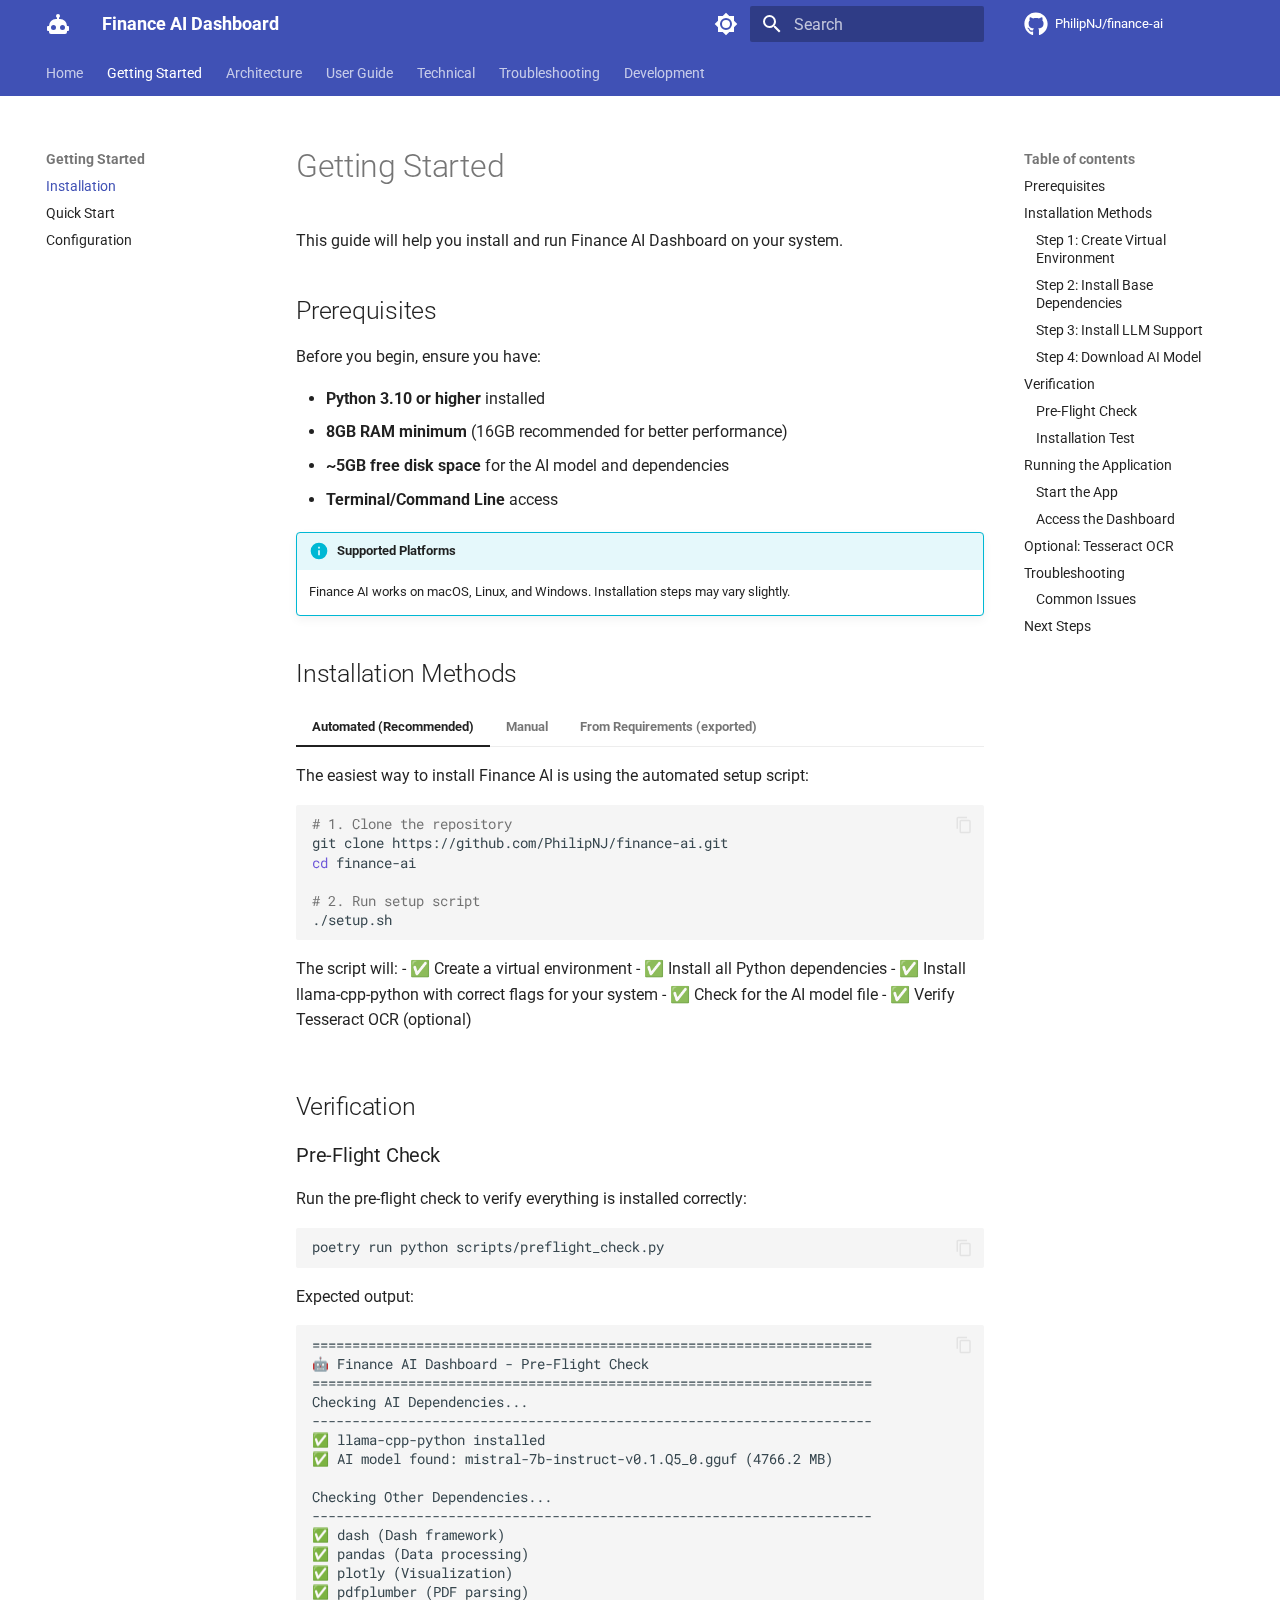
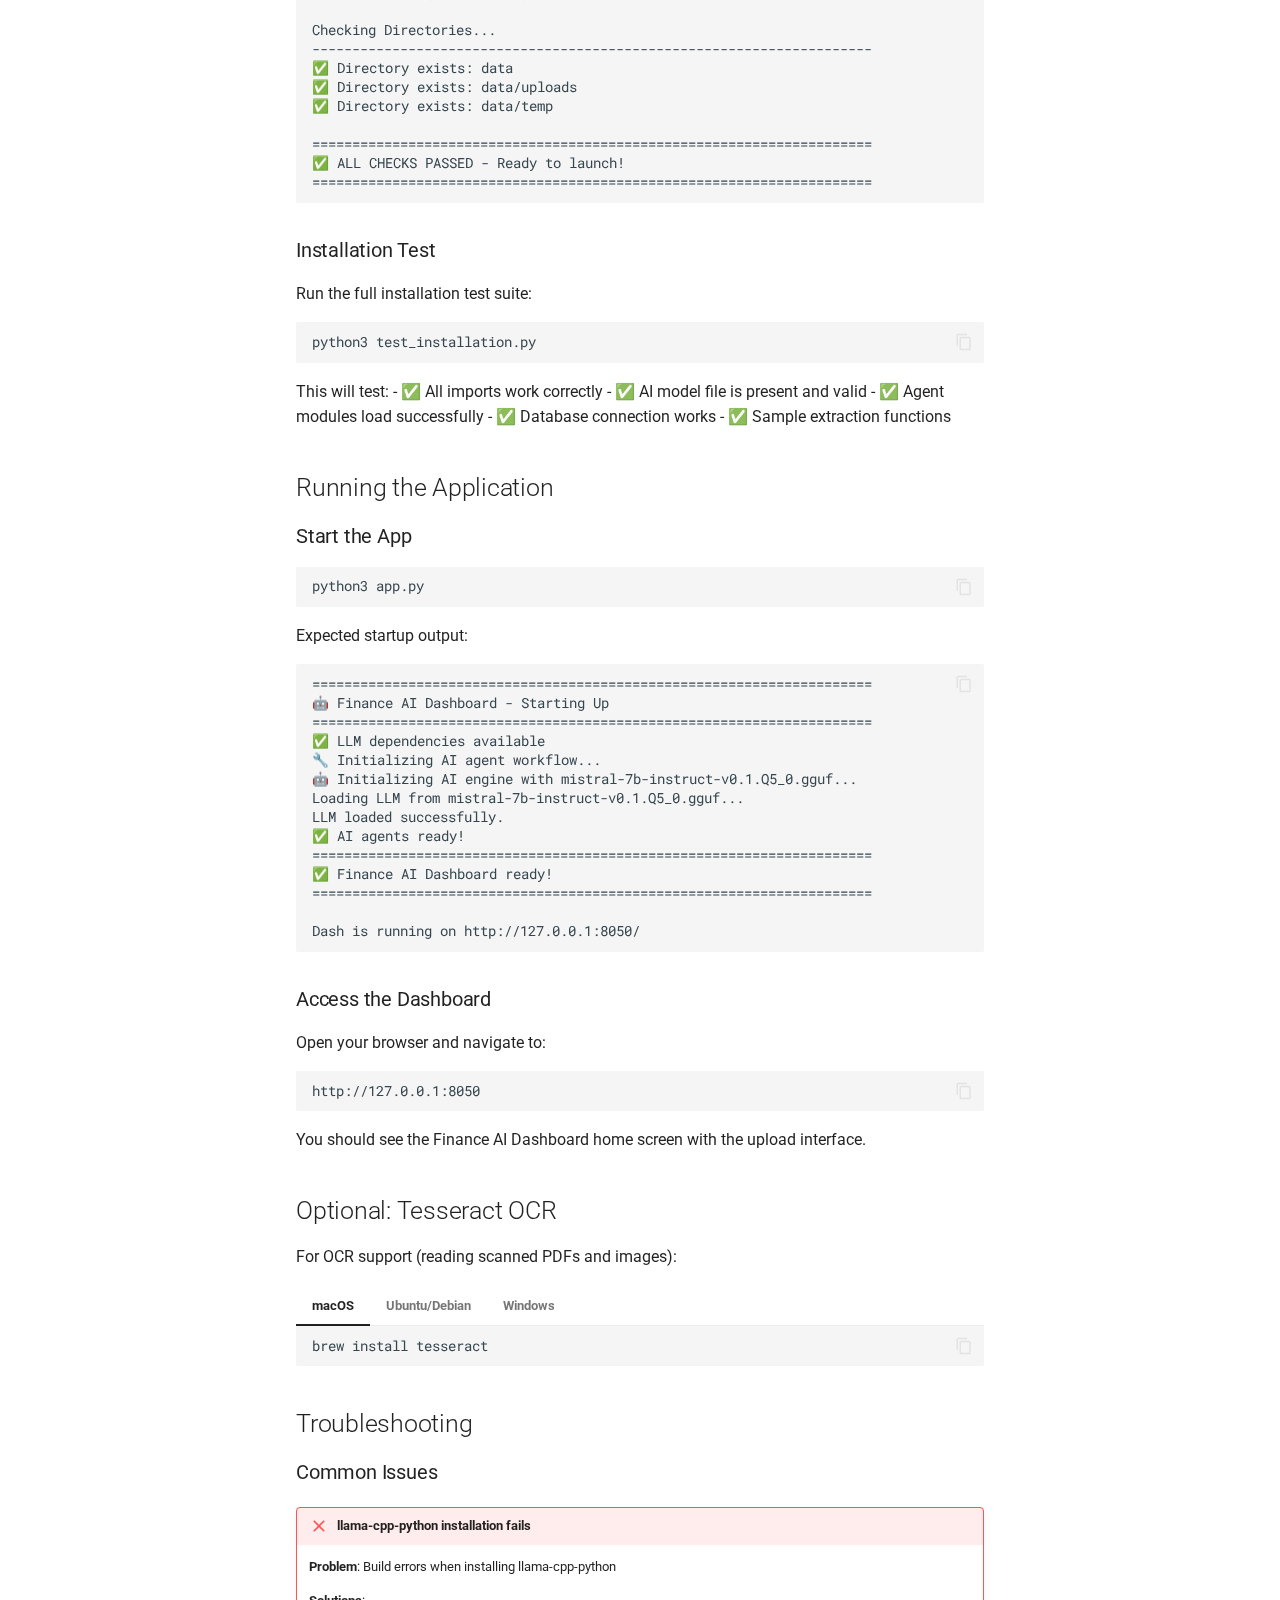
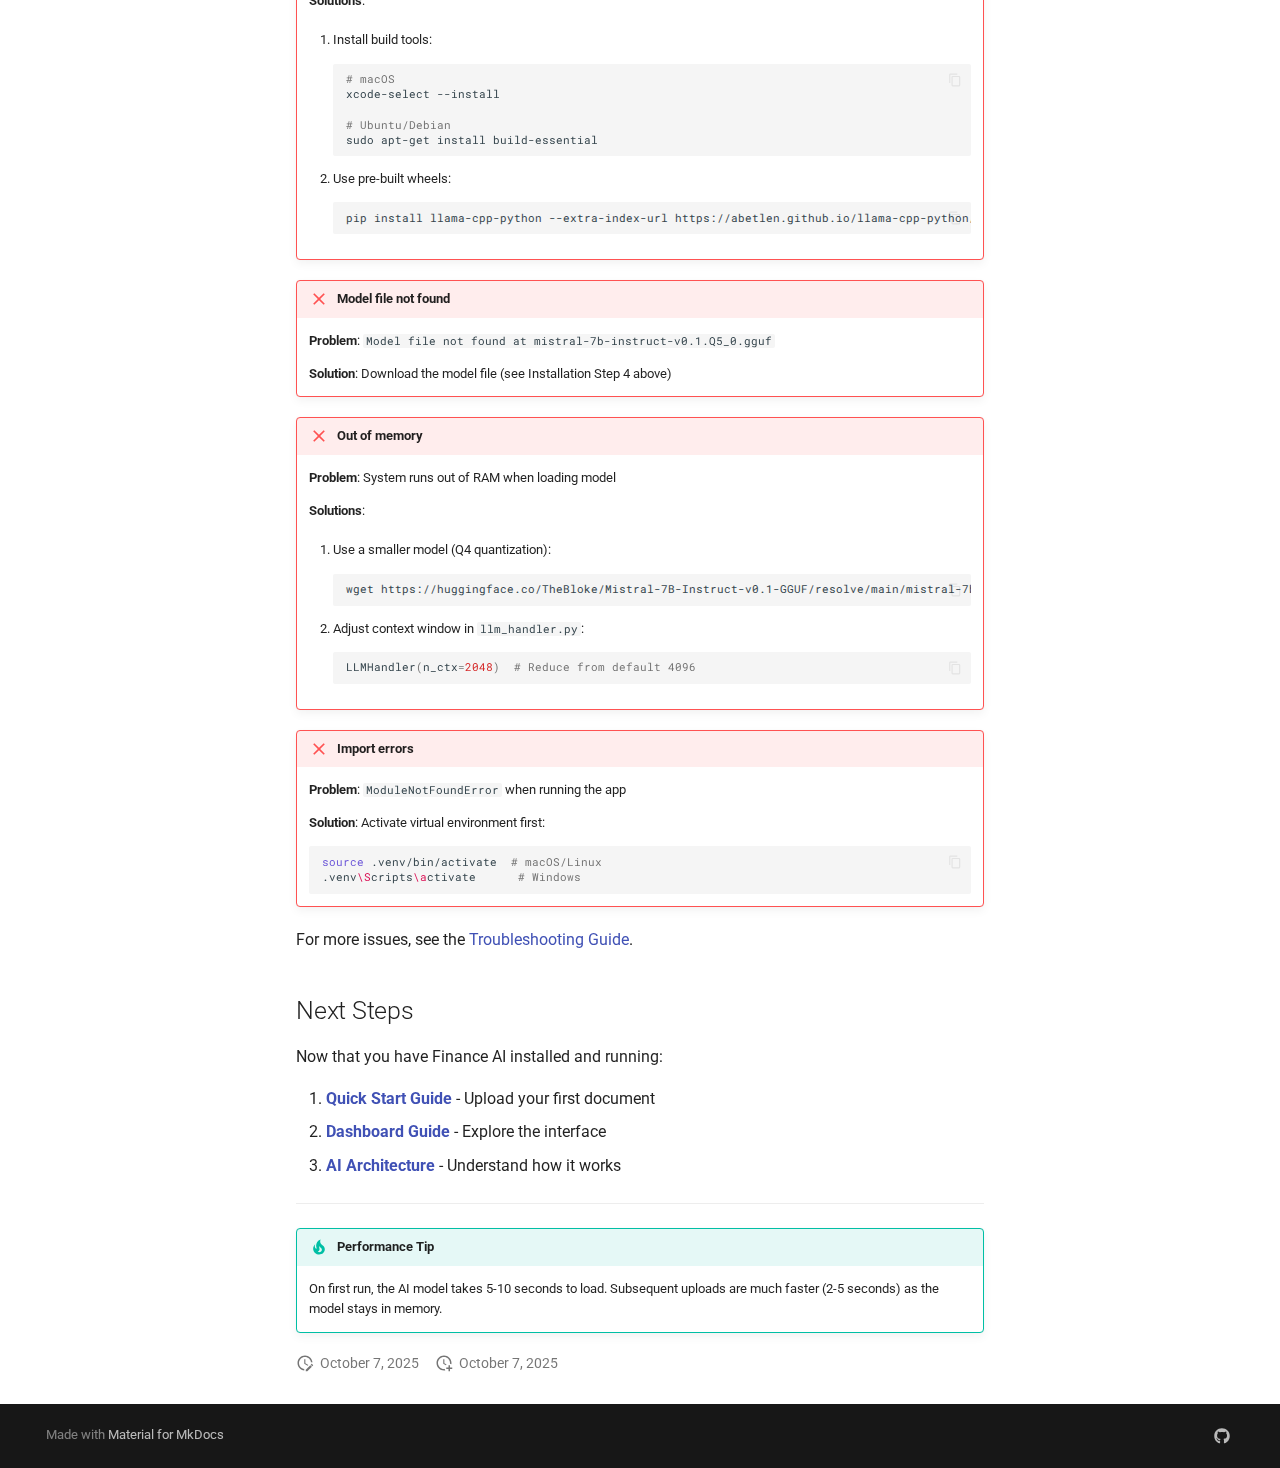
<file: getting-started/index.html>
<!doctype html>
<html lang="en" class="no-js">
  <head>
    
      <meta charset="utf-8">
      <meta name="viewport" content="width=device-width,initial-scale=1">
      
        <meta name="description" content="AI-Powered Personal Finance Management">
      
      
        <meta name="author" content="Philip NJ">
      
      
        <link rel="canonical" href="https://philipnj.github.io/finance-ai/getting-started/">
      
      
        <link rel="prev" href="..">
      
      
        <link rel="next" href="../quick-start/">
      
      
      <link rel="icon" href="../assets/images/favicon.png">
      <meta name="generator" content="mkdocs-1.6.1, mkdocs-material-9.6.21">
    
    
      
        <title>Installation - Finance AI Dashboard</title>
      
    
    
      <link rel="stylesheet" href="../assets/stylesheets/main.2a3383ac.min.css">
      
        
        <link rel="stylesheet" href="../assets/stylesheets/palette.06af60db.min.css">
      
      


    
    
      
    
    
      
        
        
        <link rel="preconnect" href="https://fonts.gstatic.com" crossorigin>
        <link rel="stylesheet" href="https://fonts.googleapis.com/css?family=Roboto:300,300i,400,400i,700,700i%7CRoboto+Mono:400,400i,700,700i&display=fallback">
        <style>:root{--md-text-font:"Roboto";--md-code-font:"Roboto Mono"}</style>
      
    
    
    <script>__md_scope=new URL("..",location),__md_hash=e=>[...e].reduce(((e,_)=>(e<<5)-e+_.charCodeAt(0)),0),__md_get=(e,_=localStorage,t=__md_scope)=>JSON.parse(_.getItem(t.pathname+"."+e)),__md_set=(e,_,t=localStorage,a=__md_scope)=>{try{t.setItem(a.pathname+"."+e,JSON.stringify(_))}catch(e){}}</script>
    
      
  


  
  

<script id="__analytics">function __md_analytics(){function e(){dataLayer.push(arguments)}window.dataLayer=window.dataLayer||[],e("js",new Date),e("config","G-XXXXXXXXXX"),document.addEventListener("DOMContentLoaded",(function(){document.forms.search&&document.forms.search.query.addEventListener("blur",(function(){this.value&&e("event","search",{search_term:this.value})}));document$.subscribe((function(){var t=document.forms.feedback;if(void 0!==t)for(var a of t.querySelectorAll("[type=submit]"))a.addEventListener("click",(function(a){a.preventDefault();var n=document.location.pathname,d=this.getAttribute("data-md-value");e("event","feedback",{page:n,data:d}),t.firstElementChild.disabled=!0;var r=t.querySelector(".md-feedback__note [data-md-value='"+d+"']");r&&(r.hidden=!1)})),t.hidden=!1})),location$.subscribe((function(t){e("config","G-XXXXXXXXXX",{page_path:t.pathname})}))}));var t=document.createElement("script");t.async=!0,t.src="https://www.googletagmanager.com/gtag/js?id=G-XXXXXXXXXX",document.getElementById("__analytics").insertAdjacentElement("afterEnd",t)}</script>
  
    <script>"undefined"!=typeof __md_analytics&&__md_analytics()</script>
  

    
    
    
  </head>
  
  
    
    
      
    
    
    
    
    <body dir="ltr" data-md-color-scheme="default" data-md-color-primary="indigo" data-md-color-accent="deep-purple">
  
    
    <input class="md-toggle" data-md-toggle="drawer" type="checkbox" id="__drawer" autocomplete="off">
    <input class="md-toggle" data-md-toggle="search" type="checkbox" id="__search" autocomplete="off">
    <label class="md-overlay" for="__drawer"></label>
    <div data-md-component="skip">
      
        
        <a href="#getting-started" class="md-skip">
          Skip to content
        </a>
      
    </div>
    <div data-md-component="announce">
      
    </div>
    
    
      

<header class="md-header" data-md-component="header">
  <nav class="md-header__inner md-grid" aria-label="Header">
    <a href=".." title="Finance AI Dashboard" class="md-header__button md-logo" aria-label="Finance AI Dashboard" data-md-component="logo">
      
  
  <svg xmlns="http://www.w3.org/2000/svg" viewBox="0 0 24 24"><path d="M12 2a2 2 0 0 1 2 2c0 .74-.4 1.39-1 1.73V7h1a7 7 0 0 1 7 7h1a1 1 0 0 1 1 1v3a1 1 0 0 1-1 1h-1v1a2 2 0 0 1-2 2H5a2 2 0 0 1-2-2v-1H2a1 1 0 0 1-1-1v-3a1 1 0 0 1 1-1h1a7 7 0 0 1 7-7h1V5.73c-.6-.34-1-.99-1-1.73a2 2 0 0 1 2-2M7.5 13A2.5 2.5 0 0 0 5 15.5 2.5 2.5 0 0 0 7.5 18a2.5 2.5 0 0 0 2.5-2.5A2.5 2.5 0 0 0 7.5 13m9 0a2.5 2.5 0 0 0-2.5 2.5 2.5 2.5 0 0 0 2.5 2.5 2.5 2.5 0 0 0 2.5-2.5 2.5 2.5 0 0 0-2.5-2.5"/></svg>

    </a>
    <label class="md-header__button md-icon" for="__drawer">
      
      <svg xmlns="http://www.w3.org/2000/svg" viewBox="0 0 24 24"><path d="M3 6h18v2H3zm0 5h18v2H3zm0 5h18v2H3z"/></svg>
    </label>
    <div class="md-header__title" data-md-component="header-title">
      <div class="md-header__ellipsis">
        <div class="md-header__topic">
          <span class="md-ellipsis">
            Finance AI Dashboard
          </span>
        </div>
        <div class="md-header__topic" data-md-component="header-topic">
          <span class="md-ellipsis">
            
              Installation
            
          </span>
        </div>
      </div>
    </div>
    
      
        <form class="md-header__option" data-md-component="palette">
  
    
    
    
    <input class="md-option" data-md-color-media="(prefers-color-scheme: light)" data-md-color-scheme="default" data-md-color-primary="indigo" data-md-color-accent="deep-purple"  aria-label="Switch to dark mode"  type="radio" name="__palette" id="__palette_0">
    
      <label class="md-header__button md-icon" title="Switch to dark mode" for="__palette_1" hidden>
        <svg xmlns="http://www.w3.org/2000/svg" viewBox="0 0 24 24"><path d="M12 8a4 4 0 0 0-4 4 4 4 0 0 0 4 4 4 4 0 0 0 4-4 4 4 0 0 0-4-4m0 10a6 6 0 0 1-6-6 6 6 0 0 1 6-6 6 6 0 0 1 6 6 6 6 0 0 1-6 6m8-9.31V4h-4.69L12 .69 8.69 4H4v4.69L.69 12 4 15.31V20h4.69L12 23.31 15.31 20H20v-4.69L23.31 12z"/></svg>
      </label>
    
  
    
    
    
    <input class="md-option" data-md-color-media="(prefers-color-scheme: dark)" data-md-color-scheme="slate" data-md-color-primary="indigo" data-md-color-accent="deep-purple"  aria-label="Switch to light mode"  type="radio" name="__palette" id="__palette_1">
    
      <label class="md-header__button md-icon" title="Switch to light mode" for="__palette_0" hidden>
        <svg xmlns="http://www.w3.org/2000/svg" viewBox="0 0 24 24"><path d="M12 18c-.89 0-1.74-.2-2.5-.55C11.56 16.5 13 14.42 13 12s-1.44-4.5-3.5-5.45C10.26 6.2 11.11 6 12 6a6 6 0 0 1 6 6 6 6 0 0 1-6 6m8-9.31V4h-4.69L12 .69 8.69 4H4v4.69L.69 12 4 15.31V20h4.69L12 23.31 15.31 20H20v-4.69L23.31 12z"/></svg>
      </label>
    
  
</form>
      
    
    
      <script>var palette=__md_get("__palette");if(palette&&palette.color){if("(prefers-color-scheme)"===palette.color.media){var media=matchMedia("(prefers-color-scheme: light)"),input=document.querySelector(media.matches?"[data-md-color-media='(prefers-color-scheme: light)']":"[data-md-color-media='(prefers-color-scheme: dark)']");palette.color.media=input.getAttribute("data-md-color-media"),palette.color.scheme=input.getAttribute("data-md-color-scheme"),palette.color.primary=input.getAttribute("data-md-color-primary"),palette.color.accent=input.getAttribute("data-md-color-accent")}for(var[key,value]of Object.entries(palette.color))document.body.setAttribute("data-md-color-"+key,value)}</script>
    
    
    
      
      
        <label class="md-header__button md-icon" for="__search">
          
          <svg xmlns="http://www.w3.org/2000/svg" viewBox="0 0 24 24"><path d="M9.5 3A6.5 6.5 0 0 1 16 9.5c0 1.61-.59 3.09-1.56 4.23l.27.27h.79l5 5-1.5 1.5-5-5v-.79l-.27-.27A6.52 6.52 0 0 1 9.5 16 6.5 6.5 0 0 1 3 9.5 6.5 6.5 0 0 1 9.5 3m0 2C7 5 5 7 5 9.5S7 14 9.5 14 14 12 14 9.5 12 5 9.5 5"/></svg>
        </label>
        <div class="md-search" data-md-component="search" role="dialog">
  <label class="md-search__overlay" for="__search"></label>
  <div class="md-search__inner" role="search">
    <form class="md-search__form" name="search">
      <input type="text" class="md-search__input" name="query" aria-label="Search" placeholder="Search" autocapitalize="off" autocorrect="off" autocomplete="off" spellcheck="false" data-md-component="search-query" required>
      <label class="md-search__icon md-icon" for="__search">
        
        <svg xmlns="http://www.w3.org/2000/svg" viewBox="0 0 24 24"><path d="M9.5 3A6.5 6.5 0 0 1 16 9.5c0 1.61-.59 3.09-1.56 4.23l.27.27h.79l5 5-1.5 1.5-5-5v-.79l-.27-.27A6.52 6.52 0 0 1 9.5 16 6.5 6.5 0 0 1 3 9.5 6.5 6.5 0 0 1 9.5 3m0 2C7 5 5 7 5 9.5S7 14 9.5 14 14 12 14 9.5 12 5 9.5 5"/></svg>
        
        <svg xmlns="http://www.w3.org/2000/svg" viewBox="0 0 24 24"><path d="M20 11v2H8l5.5 5.5-1.42 1.42L4.16 12l7.92-7.92L13.5 5.5 8 11z"/></svg>
      </label>
      <nav class="md-search__options" aria-label="Search">
        
        <button type="reset" class="md-search__icon md-icon" title="Clear" aria-label="Clear" tabindex="-1">
          
          <svg xmlns="http://www.w3.org/2000/svg" viewBox="0 0 24 24"><path d="M19 6.41 17.59 5 12 10.59 6.41 5 5 6.41 10.59 12 5 17.59 6.41 19 12 13.41 17.59 19 19 17.59 13.41 12z"/></svg>
        </button>
      </nav>
      
        <div class="md-search__suggest" data-md-component="search-suggest"></div>
      
    </form>
    <div class="md-search__output">
      <div class="md-search__scrollwrap" tabindex="0" data-md-scrollfix>
        <div class="md-search-result" data-md-component="search-result">
          <div class="md-search-result__meta">
            Initializing search
          </div>
          <ol class="md-search-result__list" role="presentation"></ol>
        </div>
      </div>
    </div>
  </div>
</div>
      
    
    
      <div class="md-header__source">
        <a href="https://github.com/PhilipNJ/finance-ai" title="Go to repository" class="md-source" data-md-component="source">
  <div class="md-source__icon md-icon">
    
    <svg xmlns="http://www.w3.org/2000/svg" viewBox="0 0 512 512"><!--! Font Awesome Free 7.0.1 by @fontawesome - https://fontawesome.com License - https://fontawesome.com/license/free (Icons: CC BY 4.0, Fonts: SIL OFL 1.1, Code: MIT License) Copyright 2025 Fonticons, Inc.--><path d="M173.9 397.4c0 2-2.3 3.6-5.2 3.6-3.3.3-5.6-1.3-5.6-3.6 0-2 2.3-3.6 5.2-3.6 3-.3 5.6 1.3 5.6 3.6m-31.1-4.5c-.7 2 1.3 4.3 4.3 4.9 2.6 1 5.6 0 6.2-2s-1.3-4.3-4.3-5.2c-2.6-.7-5.5.3-6.2 2.3m44.2-1.7c-2.9.7-4.9 2.6-4.6 4.9.3 2 2.9 3.3 5.9 2.6 2.9-.7 4.9-2.6 4.6-4.6-.3-1.9-3-3.2-5.9-2.9M252.8 8C114.1 8 8 113.3 8 252c0 110.9 69.8 205.8 169.5 239.2 12.8 2.3 17.3-5.6 17.3-12.1 0-6.2-.3-40.4-.3-61.4 0 0-70 15-84.7-29.8 0 0-11.4-29.1-27.8-36.6 0 0-22.9-15.7 1.6-15.4 0 0 24.9 2 38.6 25.8 21.9 38.6 58.6 27.5 72.9 20.9 2.3-16 8.8-27.1 16-33.7-55.9-6.2-112.3-14.3-112.3-110.5 0-27.5 7.6-41.3 23.6-58.9-2.6-6.5-11.1-33.3 2.6-67.9 20.9-6.5 69 27 69 27 20-5.6 41.5-8.5 62.8-8.5s42.8 2.9 62.8 8.5c0 0 48.1-33.6 69-27 13.7 34.7 5.2 61.4 2.6 67.9 16 17.7 25.8 31.5 25.8 58.9 0 96.5-58.9 104.2-114.8 110.5 9.2 7.9 17 22.9 17 46.4 0 33.7-.3 75.4-.3 83.6 0 6.5 4.6 14.4 17.3 12.1C436.2 457.8 504 362.9 504 252 504 113.3 391.5 8 252.8 8M105.2 352.9c-1.3 1-1 3.3.7 5.2 1.6 1.6 3.9 2.3 5.2 1 1.3-1 1-3.3-.7-5.2-1.6-1.6-3.9-2.3-5.2-1m-10.8-8.1c-.7 1.3.3 2.9 2.3 3.9 1.6 1 3.6.7 4.3-.7.7-1.3-.3-2.9-2.3-3.9-2-.6-3.6-.3-4.3.7m32.4 35.6c-1.6 1.3-1 4.3 1.3 6.2 2.3 2.3 5.2 2.6 6.5 1 1.3-1.3.7-4.3-1.3-6.2-2.2-2.3-5.2-2.6-6.5-1m-11.4-14.7c-1.6 1-1.6 3.6 0 5.9s4.3 3.3 5.6 2.3c1.6-1.3 1.6-3.9 0-6.2-1.4-2.3-4-3.3-5.6-2"/></svg>
  </div>
  <div class="md-source__repository">
    PhilipNJ/finance-ai
  </div>
</a>
      </div>
    
  </nav>
  
</header>
    
    <div class="md-container" data-md-component="container">
      
      
        
          
            
<nav class="md-tabs" aria-label="Tabs" data-md-component="tabs">
  <div class="md-grid">
    <ul class="md-tabs__list">
      
        
  
  
  
  
    <li class="md-tabs__item">
      <a href=".." class="md-tabs__link">
        
  
  
    
  
  Home

      </a>
    </li>
  

      
        
  
  
  
    
  
  
    
    
      <li class="md-tabs__item md-tabs__item--active">
        <a href="./" class="md-tabs__link">
          
  
  
  Getting Started

        </a>
      </li>
    
  

      
        
  
  
  
  
    
    
      <li class="md-tabs__item">
        <a href="../ai-architecture/" class="md-tabs__link">
          
  
  
  Architecture

        </a>
      </li>
    
  

      
        
  
  
  
  
    
    
      <li class="md-tabs__item">
        <a href="../user-guide/uploading/" class="md-tabs__link">
          
  
  
  User Guide

        </a>
      </li>
    
  

      
        
  
  
  
  
    
    
      <li class="md-tabs__item">
        <a href="../api-reference.md" class="md-tabs__link">
          
  
  
  Technical

        </a>
      </li>
    
  

      
        
  
  
  
  
    
    
      <li class="md-tabs__item">
        <a href="../troubleshooting/" class="md-tabs__link">
          
  
  
  Troubleshooting

        </a>
      </li>
    
  

      
        
  
  
  
  
    
    
      <li class="md-tabs__item">
        <a href="../contributing/" class="md-tabs__link">
          
  
  
  Development

        </a>
      </li>
    
  

      
    </ul>
  </div>
</nav>
          
        
      
      <main class="md-main" data-md-component="main">
        <div class="md-main__inner md-grid">
          
            
              
              <div class="md-sidebar md-sidebar--primary" data-md-component="sidebar" data-md-type="navigation" >
                <div class="md-sidebar__scrollwrap">
                  <div class="md-sidebar__inner">
                    


  


<nav class="md-nav md-nav--primary md-nav--lifted" aria-label="Navigation" data-md-level="0">
  <label class="md-nav__title" for="__drawer">
    <a href=".." title="Finance AI Dashboard" class="md-nav__button md-logo" aria-label="Finance AI Dashboard" data-md-component="logo">
      
  
  <svg xmlns="http://www.w3.org/2000/svg" viewBox="0 0 24 24"><path d="M12 2a2 2 0 0 1 2 2c0 .74-.4 1.39-1 1.73V7h1a7 7 0 0 1 7 7h1a1 1 0 0 1 1 1v3a1 1 0 0 1-1 1h-1v1a2 2 0 0 1-2 2H5a2 2 0 0 1-2-2v-1H2a1 1 0 0 1-1-1v-3a1 1 0 0 1 1-1h1a7 7 0 0 1 7-7h1V5.73c-.6-.34-1-.99-1-1.73a2 2 0 0 1 2-2M7.5 13A2.5 2.5 0 0 0 5 15.5 2.5 2.5 0 0 0 7.5 18a2.5 2.5 0 0 0 2.5-2.5A2.5 2.5 0 0 0 7.5 13m9 0a2.5 2.5 0 0 0-2.5 2.5 2.5 2.5 0 0 0 2.5 2.5 2.5 2.5 0 0 0 2.5-2.5 2.5 2.5 0 0 0-2.5-2.5"/></svg>

    </a>
    Finance AI Dashboard
  </label>
  
    <div class="md-nav__source">
      <a href="https://github.com/PhilipNJ/finance-ai" title="Go to repository" class="md-source" data-md-component="source">
  <div class="md-source__icon md-icon">
    
    <svg xmlns="http://www.w3.org/2000/svg" viewBox="0 0 512 512"><!--! Font Awesome Free 7.0.1 by @fontawesome - https://fontawesome.com License - https://fontawesome.com/license/free (Icons: CC BY 4.0, Fonts: SIL OFL 1.1, Code: MIT License) Copyright 2025 Fonticons, Inc.--><path d="M173.9 397.4c0 2-2.3 3.6-5.2 3.6-3.3.3-5.6-1.3-5.6-3.6 0-2 2.3-3.6 5.2-3.6 3-.3 5.6 1.3 5.6 3.6m-31.1-4.5c-.7 2 1.3 4.3 4.3 4.9 2.6 1 5.6 0 6.2-2s-1.3-4.3-4.3-5.2c-2.6-.7-5.5.3-6.2 2.3m44.2-1.7c-2.9.7-4.9 2.6-4.6 4.9.3 2 2.9 3.3 5.9 2.6 2.9-.7 4.9-2.6 4.6-4.6-.3-1.9-3-3.2-5.9-2.9M252.8 8C114.1 8 8 113.3 8 252c0 110.9 69.8 205.8 169.5 239.2 12.8 2.3 17.3-5.6 17.3-12.1 0-6.2-.3-40.4-.3-61.4 0 0-70 15-84.7-29.8 0 0-11.4-29.1-27.8-36.6 0 0-22.9-15.7 1.6-15.4 0 0 24.9 2 38.6 25.8 21.9 38.6 58.6 27.5 72.9 20.9 2.3-16 8.8-27.1 16-33.7-55.9-6.2-112.3-14.3-112.3-110.5 0-27.5 7.6-41.3 23.6-58.9-2.6-6.5-11.1-33.3 2.6-67.9 20.9-6.5 69 27 69 27 20-5.6 41.5-8.5 62.8-8.5s42.8 2.9 62.8 8.5c0 0 48.1-33.6 69-27 13.7 34.7 5.2 61.4 2.6 67.9 16 17.7 25.8 31.5 25.8 58.9 0 96.5-58.9 104.2-114.8 110.5 9.2 7.9 17 22.9 17 46.4 0 33.7-.3 75.4-.3 83.6 0 6.5 4.6 14.4 17.3 12.1C436.2 457.8 504 362.9 504 252 504 113.3 391.5 8 252.8 8M105.2 352.9c-1.3 1-1 3.3.7 5.2 1.6 1.6 3.9 2.3 5.2 1 1.3-1 1-3.3-.7-5.2-1.6-1.6-3.9-2.3-5.2-1m-10.8-8.1c-.7 1.3.3 2.9 2.3 3.9 1.6 1 3.6.7 4.3-.7.7-1.3-.3-2.9-2.3-3.9-2-.6-3.6-.3-4.3.7m32.4 35.6c-1.6 1.3-1 4.3 1.3 6.2 2.3 2.3 5.2 2.6 6.5 1 1.3-1.3.7-4.3-1.3-6.2-2.2-2.3-5.2-2.6-6.5-1m-11.4-14.7c-1.6 1-1.6 3.6 0 5.9s4.3 3.3 5.6 2.3c1.6-1.3 1.6-3.9 0-6.2-1.4-2.3-4-3.3-5.6-2"/></svg>
  </div>
  <div class="md-source__repository">
    PhilipNJ/finance-ai
  </div>
</a>
    </div>
  
  <ul class="md-nav__list" data-md-scrollfix>
    
      
      
  
  
  
  
    <li class="md-nav__item">
      <a href=".." class="md-nav__link">
        
  
  
  <span class="md-ellipsis">
    Home
    
  </span>
  

      </a>
    </li>
  

    
      
      
  
  
    
  
  
  
    
    
    
    
      
        
        
      
      
        
      
    
    
    <li class="md-nav__item md-nav__item--active md-nav__item--section md-nav__item--nested">
      
        
        
        <input class="md-nav__toggle md-toggle " type="checkbox" id="__nav_2" checked>
        
          
          <label class="md-nav__link" for="__nav_2" id="__nav_2_label" tabindex="">
            
  
  
  <span class="md-ellipsis">
    Getting Started
    
  </span>
  

            <span class="md-nav__icon md-icon"></span>
          </label>
        
        <nav class="md-nav" data-md-level="1" aria-labelledby="__nav_2_label" aria-expanded="true">
          <label class="md-nav__title" for="__nav_2">
            <span class="md-nav__icon md-icon"></span>
            Getting Started
          </label>
          <ul class="md-nav__list" data-md-scrollfix>
            
              
                
  
  
    
  
  
  
    <li class="md-nav__item md-nav__item--active">
      
      <input class="md-nav__toggle md-toggle" type="checkbox" id="__toc">
      
      
        
      
      
        <label class="md-nav__link md-nav__link--active" for="__toc">
          
  
  
  <span class="md-ellipsis">
    Installation
    
  </span>
  

          <span class="md-nav__icon md-icon"></span>
        </label>
      
      <a href="./" class="md-nav__link md-nav__link--active">
        
  
  
  <span class="md-ellipsis">
    Installation
    
  </span>
  

      </a>
      
        

<nav class="md-nav md-nav--secondary" aria-label="Table of contents">
  
  
  
    
  
  
    <label class="md-nav__title" for="__toc">
      <span class="md-nav__icon md-icon"></span>
      Table of contents
    </label>
    <ul class="md-nav__list" data-md-component="toc" data-md-scrollfix>
      
        <li class="md-nav__item">
  <a href="#prerequisites" class="md-nav__link">
    <span class="md-ellipsis">
      Prerequisites
    </span>
  </a>
  
</li>
      
        <li class="md-nav__item">
  <a href="#installation-methods" class="md-nav__link">
    <span class="md-ellipsis">
      Installation Methods
    </span>
  </a>
  
    <nav class="md-nav" aria-label="Installation Methods">
      <ul class="md-nav__list">
        
          <li class="md-nav__item">
  <a href="#step-1-create-virtual-environment" class="md-nav__link">
    <span class="md-ellipsis">
      Step 1: Create Virtual Environment
    </span>
  </a>
  
</li>
        
          <li class="md-nav__item">
  <a href="#step-2-install-base-dependencies" class="md-nav__link">
    <span class="md-ellipsis">
      Step 2: Install Base Dependencies
    </span>
  </a>
  
</li>
        
          <li class="md-nav__item">
  <a href="#step-3-install-llm-support" class="md-nav__link">
    <span class="md-ellipsis">
      Step 3: Install LLM Support
    </span>
  </a>
  
</li>
        
          <li class="md-nav__item">
  <a href="#step-4-download-ai-model" class="md-nav__link">
    <span class="md-ellipsis">
      Step 4: Download AI Model
    </span>
  </a>
  
</li>
        
      </ul>
    </nav>
  
</li>
      
        <li class="md-nav__item">
  <a href="#verification" class="md-nav__link">
    <span class="md-ellipsis">
      Verification
    </span>
  </a>
  
    <nav class="md-nav" aria-label="Verification">
      <ul class="md-nav__list">
        
          <li class="md-nav__item">
  <a href="#pre-flight-check" class="md-nav__link">
    <span class="md-ellipsis">
      Pre-Flight Check
    </span>
  </a>
  
</li>
        
          <li class="md-nav__item">
  <a href="#installation-test" class="md-nav__link">
    <span class="md-ellipsis">
      Installation Test
    </span>
  </a>
  
</li>
        
      </ul>
    </nav>
  
</li>
      
        <li class="md-nav__item">
  <a href="#running-the-application" class="md-nav__link">
    <span class="md-ellipsis">
      Running the Application
    </span>
  </a>
  
    <nav class="md-nav" aria-label="Running the Application">
      <ul class="md-nav__list">
        
          <li class="md-nav__item">
  <a href="#start-the-app" class="md-nav__link">
    <span class="md-ellipsis">
      Start the App
    </span>
  </a>
  
</li>
        
          <li class="md-nav__item">
  <a href="#access-the-dashboard" class="md-nav__link">
    <span class="md-ellipsis">
      Access the Dashboard
    </span>
  </a>
  
</li>
        
      </ul>
    </nav>
  
</li>
      
        <li class="md-nav__item">
  <a href="#optional-tesseract-ocr" class="md-nav__link">
    <span class="md-ellipsis">
      Optional: Tesseract OCR
    </span>
  </a>
  
</li>
      
        <li class="md-nav__item">
  <a href="#troubleshooting" class="md-nav__link">
    <span class="md-ellipsis">
      Troubleshooting
    </span>
  </a>
  
    <nav class="md-nav" aria-label="Troubleshooting">
      <ul class="md-nav__list">
        
          <li class="md-nav__item">
  <a href="#common-issues" class="md-nav__link">
    <span class="md-ellipsis">
      Common Issues
    </span>
  </a>
  
</li>
        
      </ul>
    </nav>
  
</li>
      
        <li class="md-nav__item">
  <a href="#next-steps" class="md-nav__link">
    <span class="md-ellipsis">
      Next Steps
    </span>
  </a>
  
</li>
      
    </ul>
  
</nav>
      
    </li>
  

              
            
              
                
  
  
  
  
    <li class="md-nav__item">
      <a href="../quick-start/" class="md-nav__link">
        
  
  
  <span class="md-ellipsis">
    Quick Start
    
  </span>
  

      </a>
    </li>
  

              
            
              
                
  
  
  
  
    <li class="md-nav__item">
      <a href="../configuration.md" class="md-nav__link">
        
  
  
  <span class="md-ellipsis">
    Configuration
    
  </span>
  

      </a>
    </li>
  

              
            
          </ul>
        </nav>
      
    </li>
  

    
      
      
  
  
  
  
    
    
    
    
      
      
        
      
    
    
    <li class="md-nav__item md-nav__item--nested">
      
        
        
          
        
        <input class="md-nav__toggle md-toggle md-toggle--indeterminate" type="checkbox" id="__nav_3" >
        
          
          <label class="md-nav__link" for="__nav_3" id="__nav_3_label" tabindex="0">
            
  
  
  <span class="md-ellipsis">
    Architecture
    
  </span>
  

            <span class="md-nav__icon md-icon"></span>
          </label>
        
        <nav class="md-nav" data-md-level="1" aria-labelledby="__nav_3_label" aria-expanded="false">
          <label class="md-nav__title" for="__nav_3">
            <span class="md-nav__icon md-icon"></span>
            Architecture
          </label>
          <ul class="md-nav__list" data-md-scrollfix>
            
              
                
  
  
  
  
    <li class="md-nav__item">
      <a href="../ai-architecture/" class="md-nav__link">
        
  
  
  <span class="md-ellipsis">
    AI-First Philosophy
    
  </span>
  

      </a>
    </li>
  

              
            
              
                
  
  
  
  
    <li class="md-nav__item">
      <a href="../agent-workflow/" class="md-nav__link">
        
  
  
  <span class="md-ellipsis">
    Multi-Agent System
    
  </span>
  

      </a>
    </li>
  

              
            
              
                
  
  
  
  
    <li class="md-nav__item">
      <a href="../data-flow.md" class="md-nav__link">
        
  
  
  <span class="md-ellipsis">
    Data Flow
    
  </span>
  

      </a>
    </li>
  

              
            
          </ul>
        </nav>
      
    </li>
  

    
      
      
  
  
  
  
    
    
    
    
      
      
        
      
    
    
    <li class="md-nav__item md-nav__item--nested">
      
        
        
          
        
        <input class="md-nav__toggle md-toggle md-toggle--indeterminate" type="checkbox" id="__nav_4" >
        
          
          <label class="md-nav__link" for="__nav_4" id="__nav_4_label" tabindex="0">
            
  
  
  <span class="md-ellipsis">
    User Guide
    
  </span>
  

            <span class="md-nav__icon md-icon"></span>
          </label>
        
        <nav class="md-nav" data-md-level="1" aria-labelledby="__nav_4_label" aria-expanded="false">
          <label class="md-nav__title" for="__nav_4">
            <span class="md-nav__icon md-icon"></span>
            User Guide
          </label>
          <ul class="md-nav__list" data-md-scrollfix>
            
              
                
  
  
  
  
    <li class="md-nav__item">
      <a href="../user-guide/uploading/" class="md-nav__link">
        
  
  
  <span class="md-ellipsis">
    Uploading Files
    
  </span>
  

      </a>
    </li>
  

              
            
              
                
  
  
  
  
    <li class="md-nav__item">
      <a href="../user-guide/dashboard.md" class="md-nav__link">
        
  
  
  <span class="md-ellipsis">
    Dashboard
    
  </span>
  

      </a>
    </li>
  

              
            
              
                
  
  
  
  
    <li class="md-nav__item">
      <a href="../user-guide/categories.md" class="md-nav__link">
        
  
  
  <span class="md-ellipsis">
    Categories
    
  </span>
  

      </a>
    </li>
  

              
            
          </ul>
        </nav>
      
    </li>
  

    
      
      
  
  
  
  
    
    
    
    
      
      
        
      
    
    
    <li class="md-nav__item md-nav__item--nested">
      
        
        
          
        
        <input class="md-nav__toggle md-toggle md-toggle--indeterminate" type="checkbox" id="__nav_5" >
        
          
          <label class="md-nav__link" for="__nav_5" id="__nav_5_label" tabindex="0">
            
  
  
  <span class="md-ellipsis">
    Technical
    
  </span>
  

            <span class="md-nav__icon md-icon"></span>
          </label>
        
        <nav class="md-nav" data-md-level="1" aria-labelledby="__nav_5_label" aria-expanded="false">
          <label class="md-nav__title" for="__nav_5">
            <span class="md-nav__icon md-icon"></span>
            Technical
          </label>
          <ul class="md-nav__list" data-md-scrollfix>
            
              
                
  
  
  
  
    <li class="md-nav__item">
      <a href="../api-reference.md" class="md-nav__link">
        
  
  
  <span class="md-ellipsis">
    API Reference
    
  </span>
  

      </a>
    </li>
  

              
            
              
                
  
  
  
  
    <li class="md-nav__item">
      <a href="../database-schema/" class="md-nav__link">
        
  
  
  <span class="md-ellipsis">
    Database Schema
    
  </span>
  

      </a>
    </li>
  

              
            
              
                
  
  
  
  
    <li class="md-nav__item">
      <a href="../llm-integration.md" class="md-nav__link">
        
  
  
  <span class="md-ellipsis">
    LLM Integration
    
  </span>
  

      </a>
    </li>
  

              
            
          </ul>
        </nav>
      
    </li>
  

    
      
      
  
  
  
  
    
    
    
    
      
      
        
      
    
    
    <li class="md-nav__item md-nav__item--nested">
      
        
        
          
        
        <input class="md-nav__toggle md-toggle md-toggle--indeterminate" type="checkbox" id="__nav_6" >
        
          
          <label class="md-nav__link" for="__nav_6" id="__nav_6_label" tabindex="0">
            
  
  
  <span class="md-ellipsis">
    Troubleshooting
    
  </span>
  

            <span class="md-nav__icon md-icon"></span>
          </label>
        
        <nav class="md-nav" data-md-level="1" aria-labelledby="__nav_6_label" aria-expanded="false">
          <label class="md-nav__title" for="__nav_6">
            <span class="md-nav__icon md-icon"></span>
            Troubleshooting
          </label>
          <ul class="md-nav__list" data-md-scrollfix>
            
              
                
  
  
  
  
    <li class="md-nav__item">
      <a href="../troubleshooting/" class="md-nav__link">
        
  
  
  <span class="md-ellipsis">
    Common Issues
    
  </span>
  

      </a>
    </li>
  

              
            
              
                
  
  
  
  
    <li class="md-nav__item">
      <a href="../faq/" class="md-nav__link">
        
  
  
  <span class="md-ellipsis">
    FAQ
    
  </span>
  

      </a>
    </li>
  

              
            
          </ul>
        </nav>
      
    </li>
  

    
      
      
  
  
  
  
    
    
    
    
      
      
        
      
    
    
    <li class="md-nav__item md-nav__item--nested">
      
        
        
          
        
        <input class="md-nav__toggle md-toggle md-toggle--indeterminate" type="checkbox" id="__nav_7" >
        
          
          <label class="md-nav__link" for="__nav_7" id="__nav_7_label" tabindex="0">
            
  
  
  <span class="md-ellipsis">
    Development
    
  </span>
  

            <span class="md-nav__icon md-icon"></span>
          </label>
        
        <nav class="md-nav" data-md-level="1" aria-labelledby="__nav_7_label" aria-expanded="false">
          <label class="md-nav__title" for="__nav_7">
            <span class="md-nav__icon md-icon"></span>
            Development
          </label>
          <ul class="md-nav__list" data-md-scrollfix>
            
              
                
  
  
  
  
    <li class="md-nav__item">
      <a href="../contributing/" class="md-nav__link">
        
  
  
  <span class="md-ellipsis">
    Contributing
    
  </span>
  

      </a>
    </li>
  

              
            
              
                
  
  
  
  
    <li class="md-nav__item">
      <a href="../changelog.md" class="md-nav__link">
        
  
  
  <span class="md-ellipsis">
    Changelog
    
  </span>
  

      </a>
    </li>
  

              
            
              
                
  
  
  
  
    <li class="md-nav__item">
      <a href="../roadmap.md" class="md-nav__link">
        
  
  
  <span class="md-ellipsis">
    Roadmap
    
  </span>
  

      </a>
    </li>
  

              
            
          </ul>
        </nav>
      
    </li>
  

    
  </ul>
</nav>
                  </div>
                </div>
              </div>
            
            
              
              <div class="md-sidebar md-sidebar--secondary" data-md-component="sidebar" data-md-type="toc" >
                <div class="md-sidebar__scrollwrap">
                  <div class="md-sidebar__inner">
                    

<nav class="md-nav md-nav--secondary" aria-label="Table of contents">
  
  
  
    
  
  
    <label class="md-nav__title" for="__toc">
      <span class="md-nav__icon md-icon"></span>
      Table of contents
    </label>
    <ul class="md-nav__list" data-md-component="toc" data-md-scrollfix>
      
        <li class="md-nav__item">
  <a href="#prerequisites" class="md-nav__link">
    <span class="md-ellipsis">
      Prerequisites
    </span>
  </a>
  
</li>
      
        <li class="md-nav__item">
  <a href="#installation-methods" class="md-nav__link">
    <span class="md-ellipsis">
      Installation Methods
    </span>
  </a>
  
    <nav class="md-nav" aria-label="Installation Methods">
      <ul class="md-nav__list">
        
          <li class="md-nav__item">
  <a href="#step-1-create-virtual-environment" class="md-nav__link">
    <span class="md-ellipsis">
      Step 1: Create Virtual Environment
    </span>
  </a>
  
</li>
        
          <li class="md-nav__item">
  <a href="#step-2-install-base-dependencies" class="md-nav__link">
    <span class="md-ellipsis">
      Step 2: Install Base Dependencies
    </span>
  </a>
  
</li>
        
          <li class="md-nav__item">
  <a href="#step-3-install-llm-support" class="md-nav__link">
    <span class="md-ellipsis">
      Step 3: Install LLM Support
    </span>
  </a>
  
</li>
        
          <li class="md-nav__item">
  <a href="#step-4-download-ai-model" class="md-nav__link">
    <span class="md-ellipsis">
      Step 4: Download AI Model
    </span>
  </a>
  
</li>
        
      </ul>
    </nav>
  
</li>
      
        <li class="md-nav__item">
  <a href="#verification" class="md-nav__link">
    <span class="md-ellipsis">
      Verification
    </span>
  </a>
  
    <nav class="md-nav" aria-label="Verification">
      <ul class="md-nav__list">
        
          <li class="md-nav__item">
  <a href="#pre-flight-check" class="md-nav__link">
    <span class="md-ellipsis">
      Pre-Flight Check
    </span>
  </a>
  
</li>
        
          <li class="md-nav__item">
  <a href="#installation-test" class="md-nav__link">
    <span class="md-ellipsis">
      Installation Test
    </span>
  </a>
  
</li>
        
      </ul>
    </nav>
  
</li>
      
        <li class="md-nav__item">
  <a href="#running-the-application" class="md-nav__link">
    <span class="md-ellipsis">
      Running the Application
    </span>
  </a>
  
    <nav class="md-nav" aria-label="Running the Application">
      <ul class="md-nav__list">
        
          <li class="md-nav__item">
  <a href="#start-the-app" class="md-nav__link">
    <span class="md-ellipsis">
      Start the App
    </span>
  </a>
  
</li>
        
          <li class="md-nav__item">
  <a href="#access-the-dashboard" class="md-nav__link">
    <span class="md-ellipsis">
      Access the Dashboard
    </span>
  </a>
  
</li>
        
      </ul>
    </nav>
  
</li>
      
        <li class="md-nav__item">
  <a href="#optional-tesseract-ocr" class="md-nav__link">
    <span class="md-ellipsis">
      Optional: Tesseract OCR
    </span>
  </a>
  
</li>
      
        <li class="md-nav__item">
  <a href="#troubleshooting" class="md-nav__link">
    <span class="md-ellipsis">
      Troubleshooting
    </span>
  </a>
  
    <nav class="md-nav" aria-label="Troubleshooting">
      <ul class="md-nav__list">
        
          <li class="md-nav__item">
  <a href="#common-issues" class="md-nav__link">
    <span class="md-ellipsis">
      Common Issues
    </span>
  </a>
  
</li>
        
      </ul>
    </nav>
  
</li>
      
        <li class="md-nav__item">
  <a href="#next-steps" class="md-nav__link">
    <span class="md-ellipsis">
      Next Steps
    </span>
  </a>
  
</li>
      
    </ul>
  
</nav>
                  </div>
                </div>
              </div>
            
          
          
            <div class="md-content" data-md-component="content">
              <article class="md-content__inner md-typeset">
                
                  


  
  


<h1 id="getting-started">Getting Started<a class="headerlink" href="#getting-started" title="Permanent link">&para;</a></h1>
<p>This guide will help you install and run Finance AI Dashboard on your system.</p>
<h2 id="prerequisites">Prerequisites<a class="headerlink" href="#prerequisites" title="Permanent link">&para;</a></h2>
<p>Before you begin, ensure you have:</p>
<ul>
<li><strong>Python 3.10 or higher</strong> installed</li>
<li><strong>8GB RAM minimum</strong> (16GB recommended for better performance)</li>
<li><strong>~5GB free disk space</strong> for the AI model and dependencies</li>
<li><strong>Terminal/Command Line</strong> access</li>
</ul>
<div class="admonition info">
<p class="admonition-title">Supported Platforms</p>
<p>Finance AI works on macOS, Linux, and Windows. Installation steps may vary slightly.</p>
</div>
<h2 id="installation-methods">Installation Methods<a class="headerlink" href="#installation-methods" title="Permanent link">&para;</a></h2>
<div class="tabbed-set tabbed-alternate" data-tabs="1:3"><input checked="checked" id="__tabbed_1_1" name="__tabbed_1" type="radio" /><input id="__tabbed_1_2" name="__tabbed_1" type="radio" /><input id="__tabbed_1_3" name="__tabbed_1" type="radio" /><div class="tabbed-labels"><label for="__tabbed_1_1">Automated (Recommended)</label><label for="__tabbed_1_2">Manual</label><label for="__tabbed_1_3">From Requirements (exported)</label></div>
<div class="tabbed-content">
<div class="tabbed-block">
<p>The easiest way to install Finance AI is using the automated setup script:</p>
<div class="language-bash highlight"><pre><span></span><code><span id="__span-0-1"><a id="__codelineno-0-1" name="__codelineno-0-1" href="#__codelineno-0-1"></a><span class="c1"># 1. Clone the repository</span>
</span><span id="__span-0-2"><a id="__codelineno-0-2" name="__codelineno-0-2" href="#__codelineno-0-2"></a>git<span class="w"> </span>clone<span class="w"> </span>https://github.com/PhilipNJ/finance-ai.git
</span><span id="__span-0-3"><a id="__codelineno-0-3" name="__codelineno-0-3" href="#__codelineno-0-3"></a><span class="nb">cd</span><span class="w"> </span>finance-ai
</span><span id="__span-0-4"><a id="__codelineno-0-4" name="__codelineno-0-4" href="#__codelineno-0-4"></a>
</span><span id="__span-0-5"><a id="__codelineno-0-5" name="__codelineno-0-5" href="#__codelineno-0-5"></a><span class="c1"># 2. Run setup script</span>
</span><span id="__span-0-6"><a id="__codelineno-0-6" name="__codelineno-0-6" href="#__codelineno-0-6"></a>./setup.sh
</span></code></pre></div>
<p>The script will:
- ✅ Create a virtual environment
- ✅ Install all Python dependencies
- ✅ Install llama-cpp-python with correct flags for your system
- ✅ Check for the AI model file
- ✅ Verify Tesseract OCR (optional)</p>
</div>
<div class="tabbed-block">
<h3 id="step-1-create-virtual-environment">Step 1: Create Virtual Environment<a class="headerlink" href="#step-1-create-virtual-environment" title="Permanent link">&para;</a></h3>
<div class="language-bash highlight"><pre><span></span><code><span id="__span-1-1"><a id="__codelineno-1-1" name="__codelineno-1-1" href="#__codelineno-1-1"></a>python3<span class="w"> </span>-m<span class="w"> </span>venv<span class="w"> </span>.venv
</span><span id="__span-1-2"><a id="__codelineno-1-2" name="__codelineno-1-2" href="#__codelineno-1-2"></a><span class="nb">source</span><span class="w"> </span>.venv/bin/activate<span class="w">  </span><span class="c1"># On Windows: .venv\Scripts\activate</span>
</span></code></pre></div>
<h3 id="step-2-install-base-dependencies">Step 2: Install Base Dependencies<a class="headerlink" href="#step-2-install-base-dependencies" title="Permanent link">&para;</a></h3>
<div class="language-bash highlight"><pre><span></span><code><span id="__span-2-1"><a id="__codelineno-2-1" name="__codelineno-2-1" href="#__codelineno-2-1"></a>pip<span class="w"> </span>install<span class="w"> </span>--upgrade<span class="w"> </span>pip
</span><span id="__span-2-2"><a id="__codelineno-2-2" name="__codelineno-2-2" href="#__codelineno-2-2"></a>pip<span class="w"> </span>install<span class="w"> </span>dash<span class="w"> </span>pandas<span class="w"> </span>plotly<span class="w"> </span>pdfplumber<span class="w"> </span>pytesseract<span class="w"> </span>Pillow
</span></code></pre></div>
<h3 id="step-3-install-llm-support">Step 3: Install LLM Support<a class="headerlink" href="#step-3-install-llm-support" title="Permanent link">&para;</a></h3>
<p><strong>macOS (Apple Silicon):</strong>
<div class="language-bash highlight"><pre><span></span><code><span id="__span-3-1"><a id="__codelineno-3-1" name="__codelineno-3-1" href="#__codelineno-3-1"></a><span class="nv">CMAKE_ARGS</span><span class="o">=</span><span class="s2">&quot;-DLLAMA_METAL=on&quot;</span><span class="w"> </span>pip<span class="w"> </span>install<span class="w"> </span>llama-cpp-python<span class="o">==</span><span class="m">0</span>.2.90
</span></code></pre></div></p>
<p><strong>macOS (Intel):</strong>
<div class="language-bash highlight"><pre><span></span><code><span id="__span-4-1"><a id="__codelineno-4-1" name="__codelineno-4-1" href="#__codelineno-4-1"></a>pip<span class="w"> </span>install<span class="w"> </span>llama-cpp-python<span class="o">==</span><span class="m">0</span>.2.90
</span></code></pre></div></p>
<p><strong>Linux (with CUDA):</strong>
<div class="language-bash highlight"><pre><span></span><code><span id="__span-5-1"><a id="__codelineno-5-1" name="__codelineno-5-1" href="#__codelineno-5-1"></a><span class="nv">CMAKE_ARGS</span><span class="o">=</span><span class="s2">&quot;-DLLAMA_CUBLAS=on&quot;</span><span class="w"> </span>pip<span class="w"> </span>install<span class="w"> </span>llama-cpp-python<span class="o">==</span><span class="m">0</span>.2.90
</span></code></pre></div></p>
<p><strong>Linux (CPU only):</strong>
<div class="language-bash highlight"><pre><span></span><code><span id="__span-6-1"><a id="__codelineno-6-1" name="__codelineno-6-1" href="#__codelineno-6-1"></a>pip<span class="w"> </span>install<span class="w"> </span>llama-cpp-python<span class="o">==</span><span class="m">0</span>.2.90
</span></code></pre></div></p>
<p><strong>Windows:</strong>
<div class="language-bash highlight"><pre><span></span><code><span id="__span-7-1"><a id="__codelineno-7-1" name="__codelineno-7-1" href="#__codelineno-7-1"></a>pip<span class="w"> </span>install<span class="w"> </span>llama-cpp-python<span class="o">==</span><span class="m">0</span>.2.90
</span></code></pre></div></p>
<h3 id="step-4-download-ai-model">Step 4: Download AI Model<a class="headerlink" href="#step-4-download-ai-model" title="Permanent link">&para;</a></h3>
<p>Download the Mistral-7B model (~4.7GB):</p>
<div class="language-bash highlight"><pre><span></span><code><span id="__span-8-1"><a id="__codelineno-8-1" name="__codelineno-8-1" href="#__codelineno-8-1"></a><span class="c1"># Using wget</span>
</span><span id="__span-8-2"><a id="__codelineno-8-2" name="__codelineno-8-2" href="#__codelineno-8-2"></a>wget<span class="w"> </span>https://huggingface.co/TheBloke/Mistral-7B-Instruct-v0.1-GGUF/resolve/main/mistral-7b-instruct-v0.1.Q5_0.gguf
</span><span id="__span-8-3"><a id="__codelineno-8-3" name="__codelineno-8-3" href="#__codelineno-8-3"></a>
</span><span id="__span-8-4"><a id="__codelineno-8-4" name="__codelineno-8-4" href="#__codelineno-8-4"></a><span class="c1"># Or using curl</span>
</span><span id="__span-8-5"><a id="__codelineno-8-5" name="__codelineno-8-5" href="#__codelineno-8-5"></a>curl<span class="w"> </span>-L<span class="w"> </span>-o<span class="w"> </span>mistral-7b-instruct-v0.1.Q5_0.gguf<span class="w"> </span><span class="se">\</span>
</span><span id="__span-8-6"><a id="__codelineno-8-6" name="__codelineno-8-6" href="#__codelineno-8-6"></a><span class="w">  </span>https://huggingface.co/TheBloke/Mistral-7B-Instruct-v0.1-GGUF/resolve/main/mistral-7b-instruct-v0.1.Q5_0.gguf
</span></code></pre></div>
</div>
<div class="tabbed-block">
<p>If you prefer using <code>requirements.txt</code>, export it from Poetry first:</p>
<div class="language-bash highlight"><pre><span></span><code><span id="__span-9-1"><a id="__codelineno-9-1" name="__codelineno-9-1" href="#__codelineno-9-1"></a><span class="c1"># 1. Clone and navigate</span>
</span><span id="__span-9-2"><a id="__codelineno-9-2" name="__codelineno-9-2" href="#__codelineno-9-2"></a>git<span class="w"> </span>clone<span class="w"> </span>https://github.com/PhilipNJ/finance-ai.git
</span><span id="__span-9-3"><a id="__codelineno-9-3" name="__codelineno-9-3" href="#__codelineno-9-3"></a><span class="nb">cd</span><span class="w"> </span>finance-ai
</span><span id="__span-9-4"><a id="__codelineno-9-4" name="__codelineno-9-4" href="#__codelineno-9-4"></a>
</span><span id="__span-9-5"><a id="__codelineno-9-5" name="__codelineno-9-5" href="#__codelineno-9-5"></a><span class="c1"># 2. Create virtual environment</span>
</span><span id="__span-9-6"><a id="__codelineno-9-6" name="__codelineno-9-6" href="#__codelineno-9-6"></a>python3<span class="w"> </span>-m<span class="w"> </span>venv<span class="w"> </span>.venv
</span><span id="__span-9-7"><a id="__codelineno-9-7" name="__codelineno-9-7" href="#__codelineno-9-7"></a><span class="nb">source</span><span class="w"> </span>.venv/bin/activate
</span><span id="__span-9-8"><a id="__codelineno-9-8" name="__codelineno-9-8" href="#__codelineno-9-8"></a>
</span><span id="__span-9-9"><a id="__codelineno-9-9" name="__codelineno-9-9" href="#__codelineno-9-9"></a><span class="c1"># 3. Export and install requirements</span>
</span><span id="__span-9-10"><a id="__codelineno-9-10" name="__codelineno-9-10" href="#__codelineno-9-10"></a>make<span class="w"> </span>export-reqs
</span><span id="__span-9-11"><a id="__codelineno-9-11" name="__codelineno-9-11" href="#__codelineno-9-11"></a>pip<span class="w"> </span>install<span class="w"> </span>-r<span class="w"> </span>requirements.txt
</span><span id="__span-9-12"><a id="__codelineno-9-12" name="__codelineno-9-12" href="#__codelineno-9-12"></a>
</span><span id="__span-9-13"><a id="__codelineno-9-13" name="__codelineno-9-13" href="#__codelineno-9-13"></a><span class="c1"># 4. Install llama-cpp-python separately with system-specific flags</span>
</span><span id="__span-9-14"><a id="__codelineno-9-14" name="__codelineno-9-14" href="#__codelineno-9-14"></a><span class="c1"># (See Manual tab for your system)</span>
</span><span id="__span-9-15"><a id="__codelineno-9-15" name="__codelineno-9-15" href="#__codelineno-9-15"></a>
</span><span id="__span-9-16"><a id="__codelineno-9-16" name="__codelineno-9-16" href="#__codelineno-9-16"></a><span class="c1"># 5. Download AI model (see Manual tab)</span>
</span></code></pre></div>
</div>
</div>
</div>
<h2 id="verification">Verification<a class="headerlink" href="#verification" title="Permanent link">&para;</a></h2>
<h3 id="pre-flight-check">Pre-Flight Check<a class="headerlink" href="#pre-flight-check" title="Permanent link">&para;</a></h3>
<p>Run the pre-flight check to verify everything is installed correctly:</p>
<div class="language-bash highlight"><pre><span></span><code><span id="__span-10-1"><a id="__codelineno-10-1" name="__codelineno-10-1" href="#__codelineno-10-1"></a>poetry<span class="w"> </span>run<span class="w"> </span>python<span class="w"> </span>scripts/preflight_check.py
</span></code></pre></div>
<p>Expected output:</p>
<div class="language-text highlight"><pre><span></span><code><span id="__span-11-1"><a id="__codelineno-11-1" name="__codelineno-11-1" href="#__codelineno-11-1"></a>======================================================================
</span><span id="__span-11-2"><a id="__codelineno-11-2" name="__codelineno-11-2" href="#__codelineno-11-2"></a>🤖 Finance AI Dashboard - Pre-Flight Check
</span><span id="__span-11-3"><a id="__codelineno-11-3" name="__codelineno-11-3" href="#__codelineno-11-3"></a>======================================================================
</span><span id="__span-11-4"><a id="__codelineno-11-4" name="__codelineno-11-4" href="#__codelineno-11-4"></a>Checking AI Dependencies...
</span><span id="__span-11-5"><a id="__codelineno-11-5" name="__codelineno-11-5" href="#__codelineno-11-5"></a>----------------------------------------------------------------------
</span><span id="__span-11-6"><a id="__codelineno-11-6" name="__codelineno-11-6" href="#__codelineno-11-6"></a>✅ llama-cpp-python installed
</span><span id="__span-11-7"><a id="__codelineno-11-7" name="__codelineno-11-7" href="#__codelineno-11-7"></a>✅ AI model found: mistral-7b-instruct-v0.1.Q5_0.gguf (4766.2 MB)
</span><span id="__span-11-8"><a id="__codelineno-11-8" name="__codelineno-11-8" href="#__codelineno-11-8"></a>
</span><span id="__span-11-9"><a id="__codelineno-11-9" name="__codelineno-11-9" href="#__codelineno-11-9"></a>Checking Other Dependencies...
</span><span id="__span-11-10"><a id="__codelineno-11-10" name="__codelineno-11-10" href="#__codelineno-11-10"></a>----------------------------------------------------------------------
</span><span id="__span-11-11"><a id="__codelineno-11-11" name="__codelineno-11-11" href="#__codelineno-11-11"></a>✅ dash (Dash framework)
</span><span id="__span-11-12"><a id="__codelineno-11-12" name="__codelineno-11-12" href="#__codelineno-11-12"></a>✅ pandas (Data processing)
</span><span id="__span-11-13"><a id="__codelineno-11-13" name="__codelineno-11-13" href="#__codelineno-11-13"></a>✅ plotly (Visualization)
</span><span id="__span-11-14"><a id="__codelineno-11-14" name="__codelineno-11-14" href="#__codelineno-11-14"></a>✅ pdfplumber (PDF parsing)
</span><span id="__span-11-15"><a id="__codelineno-11-15" name="__codelineno-11-15" href="#__codelineno-11-15"></a>
</span><span id="__span-11-16"><a id="__codelineno-11-16" name="__codelineno-11-16" href="#__codelineno-11-16"></a>Checking Directories...
</span><span id="__span-11-17"><a id="__codelineno-11-17" name="__codelineno-11-17" href="#__codelineno-11-17"></a>----------------------------------------------------------------------
</span><span id="__span-11-18"><a id="__codelineno-11-18" name="__codelineno-11-18" href="#__codelineno-11-18"></a>✅ Directory exists: data
</span><span id="__span-11-19"><a id="__codelineno-11-19" name="__codelineno-11-19" href="#__codelineno-11-19"></a>✅ Directory exists: data/uploads
</span><span id="__span-11-20"><a id="__codelineno-11-20" name="__codelineno-11-20" href="#__codelineno-11-20"></a>✅ Directory exists: data/temp
</span><span id="__span-11-21"><a id="__codelineno-11-21" name="__codelineno-11-21" href="#__codelineno-11-21"></a>
</span><span id="__span-11-22"><a id="__codelineno-11-22" name="__codelineno-11-22" href="#__codelineno-11-22"></a>======================================================================
</span><span id="__span-11-23"><a id="__codelineno-11-23" name="__codelineno-11-23" href="#__codelineno-11-23"></a>✅ ALL CHECKS PASSED - Ready to launch!
</span><span id="__span-11-24"><a id="__codelineno-11-24" name="__codelineno-11-24" href="#__codelineno-11-24"></a>======================================================================
</span></code></pre></div>
<h3 id="installation-test">Installation Test<a class="headerlink" href="#installation-test" title="Permanent link">&para;</a></h3>
<p>Run the full installation test suite:</p>
<div class="language-bash highlight"><pre><span></span><code><span id="__span-12-1"><a id="__codelineno-12-1" name="__codelineno-12-1" href="#__codelineno-12-1"></a>python3<span class="w"> </span>test_installation.py
</span></code></pre></div>
<p>This will test:
- ✅ All imports work correctly
- ✅ AI model file is present and valid
- ✅ Agent modules load successfully
- ✅ Database connection works
- ✅ Sample extraction functions</p>
<h2 id="running-the-application">Running the Application<a class="headerlink" href="#running-the-application" title="Permanent link">&para;</a></h2>
<h3 id="start-the-app">Start the App<a class="headerlink" href="#start-the-app" title="Permanent link">&para;</a></h3>
<div class="language-bash highlight"><pre><span></span><code><span id="__span-13-1"><a id="__codelineno-13-1" name="__codelineno-13-1" href="#__codelineno-13-1"></a>python3<span class="w"> </span>app.py
</span></code></pre></div>
<p>Expected startup output:</p>
<div class="language-text highlight"><pre><span></span><code><span id="__span-14-1"><a id="__codelineno-14-1" name="__codelineno-14-1" href="#__codelineno-14-1"></a>======================================================================
</span><span id="__span-14-2"><a id="__codelineno-14-2" name="__codelineno-14-2" href="#__codelineno-14-2"></a>🤖 Finance AI Dashboard - Starting Up
</span><span id="__span-14-3"><a id="__codelineno-14-3" name="__codelineno-14-3" href="#__codelineno-14-3"></a>======================================================================
</span><span id="__span-14-4"><a id="__codelineno-14-4" name="__codelineno-14-4" href="#__codelineno-14-4"></a>✅ LLM dependencies available
</span><span id="__span-14-5"><a id="__codelineno-14-5" name="__codelineno-14-5" href="#__codelineno-14-5"></a>🔧 Initializing AI agent workflow...
</span><span id="__span-14-6"><a id="__codelineno-14-6" name="__codelineno-14-6" href="#__codelineno-14-6"></a>🤖 Initializing AI engine with mistral-7b-instruct-v0.1.Q5_0.gguf...
</span><span id="__span-14-7"><a id="__codelineno-14-7" name="__codelineno-14-7" href="#__codelineno-14-7"></a>Loading LLM from mistral-7b-instruct-v0.1.Q5_0.gguf...
</span><span id="__span-14-8"><a id="__codelineno-14-8" name="__codelineno-14-8" href="#__codelineno-14-8"></a>LLM loaded successfully.
</span><span id="__span-14-9"><a id="__codelineno-14-9" name="__codelineno-14-9" href="#__codelineno-14-9"></a>✅ AI agents ready!
</span><span id="__span-14-10"><a id="__codelineno-14-10" name="__codelineno-14-10" href="#__codelineno-14-10"></a>======================================================================
</span><span id="__span-14-11"><a id="__codelineno-14-11" name="__codelineno-14-11" href="#__codelineno-14-11"></a>✅ Finance AI Dashboard ready!
</span><span id="__span-14-12"><a id="__codelineno-14-12" name="__codelineno-14-12" href="#__codelineno-14-12"></a>======================================================================
</span><span id="__span-14-13"><a id="__codelineno-14-13" name="__codelineno-14-13" href="#__codelineno-14-13"></a>
</span><span id="__span-14-14"><a id="__codelineno-14-14" name="__codelineno-14-14" href="#__codelineno-14-14"></a>Dash is running on http://127.0.0.1:8050/
</span></code></pre></div>
<h3 id="access-the-dashboard">Access the Dashboard<a class="headerlink" href="#access-the-dashboard" title="Permanent link">&para;</a></h3>
<p>Open your browser and navigate to:</p>
<div class="language-text highlight"><pre><span></span><code><span id="__span-15-1"><a id="__codelineno-15-1" name="__codelineno-15-1" href="#__codelineno-15-1"></a>http://127.0.0.1:8050
</span></code></pre></div>
<p>You should see the Finance AI Dashboard home screen with the upload interface.</p>
<h2 id="optional-tesseract-ocr">Optional: Tesseract OCR<a class="headerlink" href="#optional-tesseract-ocr" title="Permanent link">&para;</a></h2>
<p>For OCR support (reading scanned PDFs and images):</p>
<div class="tabbed-set tabbed-alternate" data-tabs="2:3"><input checked="checked" id="__tabbed_2_1" name="__tabbed_2" type="radio" /><input id="__tabbed_2_2" name="__tabbed_2" type="radio" /><input id="__tabbed_2_3" name="__tabbed_2" type="radio" /><div class="tabbed-labels"><label for="__tabbed_2_1">macOS</label><label for="__tabbed_2_2">Ubuntu/Debian</label><label for="__tabbed_2_3">Windows</label></div>
<div class="tabbed-content">
<div class="tabbed-block">
<div class="language-bash highlight"><pre><span></span><code><span id="__span-16-1"><a id="__codelineno-16-1" name="__codelineno-16-1" href="#__codelineno-16-1"></a>brew<span class="w"> </span>install<span class="w"> </span>tesseract
</span></code></pre></div>
</div>
<div class="tabbed-block">
<div class="language-bash highlight"><pre><span></span><code><span id="__span-17-1"><a id="__codelineno-17-1" name="__codelineno-17-1" href="#__codelineno-17-1"></a>sudo<span class="w"> </span>apt-get<span class="w"> </span>update
</span><span id="__span-17-2"><a id="__codelineno-17-2" name="__codelineno-17-2" href="#__codelineno-17-2"></a>sudo<span class="w"> </span>apt-get<span class="w"> </span>install<span class="w"> </span>tesseract-ocr
</span></code></pre></div>
</div>
<div class="tabbed-block">
<p>Download and install from: https://github.com/UB-Mannheim/tesseract/wiki</p>
</div>
</div>
</div>
<h2 id="troubleshooting">Troubleshooting<a class="headerlink" href="#troubleshooting" title="Permanent link">&para;</a></h2>
<h3 id="common-issues">Common Issues<a class="headerlink" href="#common-issues" title="Permanent link">&para;</a></h3>
<div class="admonition failure">
<p class="admonition-title">llama-cpp-python installation fails</p>
<p><strong>Problem</strong>: Build errors when installing llama-cpp-python</p>
<p><strong>Solutions</strong>:</p>
<ol>
<li>
<p>Install build tools:
    <div class="language-bash highlight"><pre><span></span><code><span id="__span-18-1"><a id="__codelineno-18-1" name="__codelineno-18-1" href="#__codelineno-18-1"></a><span class="c1"># macOS</span>
</span><span id="__span-18-2"><a id="__codelineno-18-2" name="__codelineno-18-2" href="#__codelineno-18-2"></a>xcode-select<span class="w"> </span>--install
</span><span id="__span-18-3"><a id="__codelineno-18-3" name="__codelineno-18-3" href="#__codelineno-18-3"></a>
</span><span id="__span-18-4"><a id="__codelineno-18-4" name="__codelineno-18-4" href="#__codelineno-18-4"></a><span class="c1"># Ubuntu/Debian</span>
</span><span id="__span-18-5"><a id="__codelineno-18-5" name="__codelineno-18-5" href="#__codelineno-18-5"></a>sudo<span class="w"> </span>apt-get<span class="w"> </span>install<span class="w"> </span>build-essential
</span></code></pre></div></p>
</li>
<li>
<p>Use pre-built wheels:
    <div class="language-bash highlight"><pre><span></span><code><span id="__span-19-1"><a id="__codelineno-19-1" name="__codelineno-19-1" href="#__codelineno-19-1"></a>pip<span class="w"> </span>install<span class="w"> </span>llama-cpp-python<span class="w"> </span>--extra-index-url<span class="w"> </span>https://abetlen.github.io/llama-cpp-python/whl/cpu
</span></code></pre></div></p>
</li>
</ol>
</div>
<div class="admonition failure">
<p class="admonition-title">Model file not found</p>
<p><strong>Problem</strong>: <code>Model file not found at mistral-7b-instruct-v0.1.Q5_0.gguf</code></p>
<p><strong>Solution</strong>: Download the model file (see Installation Step 4 above)</p>
</div>
<div class="admonition failure">
<p class="admonition-title">Out of memory</p>
<p><strong>Problem</strong>: System runs out of RAM when loading model</p>
<p><strong>Solutions</strong>:</p>
<ol>
<li>
<p>Use a smaller model (Q4 quantization):
    <div class="language-bash highlight"><pre><span></span><code><span id="__span-20-1"><a id="__codelineno-20-1" name="__codelineno-20-1" href="#__codelineno-20-1"></a>wget<span class="w"> </span>https://huggingface.co/TheBloke/Mistral-7B-Instruct-v0.1-GGUF/resolve/main/mistral-7b-instruct-v0.1.Q4_0.gguf
</span></code></pre></div></p>
</li>
<li>
<p>Adjust context window in <code>llm_handler.py</code>:
    <div class="language-python highlight"><pre><span></span><code><span id="__span-21-1"><a id="__codelineno-21-1" name="__codelineno-21-1" href="#__codelineno-21-1"></a><span class="n">LLMHandler</span><span class="p">(</span><span class="n">n_ctx</span><span class="o">=</span><span class="mi">2048</span><span class="p">)</span>  <span class="c1"># Reduce from default 4096</span>
</span></code></pre></div></p>
</li>
</ol>
</div>
<div class="admonition failure">
<p class="admonition-title">Import errors</p>
<p><strong>Problem</strong>: <code>ModuleNotFoundError</code> when running the app</p>
<p><strong>Solution</strong>: Activate virtual environment first:
<div class="language-bash highlight"><pre><span></span><code><span id="__span-22-1"><a id="__codelineno-22-1" name="__codelineno-22-1" href="#__codelineno-22-1"></a><span class="nb">source</span><span class="w"> </span>.venv/bin/activate<span class="w">  </span><span class="c1"># macOS/Linux</span>
</span><span id="__span-22-2"><a id="__codelineno-22-2" name="__codelineno-22-2" href="#__codelineno-22-2"></a>.venv<span class="se">\S</span>cripts<span class="se">\a</span>ctivate<span class="w">      </span><span class="c1"># Windows</span>
</span></code></pre></div></p>
</div>
<p>For more issues, see the <a href="../troubleshooting/">Troubleshooting Guide</a>.</p>
<h2 id="next-steps">Next Steps<a class="headerlink" href="#next-steps" title="Permanent link">&para;</a></h2>
<p>Now that you have Finance AI installed and running:</p>
<ol>
<li><strong><a href="../quick-start/">Quick Start Guide</a></strong> - Upload your first document</li>
<li><strong><a href="user-guide/dashboard.md">Dashboard Guide</a></strong> - Explore the interface</li>
<li><strong><a href="../ai-architecture/">AI Architecture</a></strong> - Understand how it works</li>
</ol>
<hr />
<div class="admonition tip">
<p class="admonition-title">Performance Tip</p>
<p>On first run, the AI model takes 5-10 seconds to load. Subsequent uploads are much faster (2-5 seconds) as the model stays in memory.</p>
</div>







  
    
  
  
    
  


  <aside class="md-source-file">
    
      
  <span class="md-source-file__fact">
    <span class="md-icon" title="Last update">
      <svg xmlns="http://www.w3.org/2000/svg" viewBox="0 0 24 24"><path d="M21 13.1c-.1 0-.3.1-.4.2l-1 1 2.1 2.1 1-1c.2-.2.2-.6 0-.8l-1.3-1.3c-.1-.1-.2-.2-.4-.2m-1.9 1.8-6.1 6V23h2.1l6.1-6.1zM12.5 7v5.2l4 2.4-1 1L11 13V7zM11 21.9c-5.1-.5-9-4.8-9-9.9C2 6.5 6.5 2 12 2c5.3 0 9.6 4.1 10 9.3-.3-.1-.6-.2-1-.2s-.7.1-1 .2C19.6 7.2 16.2 4 12 4c-4.4 0-8 3.6-8 8 0 4.1 3.1 7.5 7.1 7.9l-.1.2z"/></svg>
    </span>
    <span class="git-revision-date-localized-plugin git-revision-date-localized-plugin-date" title="October 7, 2025 21:55:09 UTC">October 7, 2025</span>
  </span>

    
    
      
  <span class="md-source-file__fact">
    <span class="md-icon" title="Created">
      <svg xmlns="http://www.w3.org/2000/svg" viewBox="0 0 24 24"><path d="M14.47 15.08 11 13V7h1.5v5.25l3.08 1.83c-.41.28-.79.62-1.11 1m-1.39 4.84c-.36.05-.71.08-1.08.08-4.42 0-8-3.58-8-8s3.58-8 8-8 8 3.58 8 8c0 .37-.03.72-.08 1.08.69.1 1.33.32 1.92.64.1-.56.16-1.13.16-1.72 0-5.5-4.5-10-10-10S2 6.5 2 12s4.47 10 10 10c.59 0 1.16-.06 1.72-.16-.32-.59-.54-1.23-.64-1.92M18 15v3h-3v2h3v3h2v-3h3v-2h-3v-3z"/></svg>
    </span>
    <span class="git-revision-date-localized-plugin git-revision-date-localized-plugin-date" title="October 7, 2025 14:49:26 UTC">October 7, 2025</span>
  </span>

    
    
    
  </aside>


  




                
              </article>
            </div>
          
          
  <script>var tabs=__md_get("__tabs");if(Array.isArray(tabs))e:for(var set of document.querySelectorAll(".tabbed-set")){var labels=set.querySelector(".tabbed-labels");for(var tab of tabs)for(var label of labels.getElementsByTagName("label"))if(label.innerText.trim()===tab){var input=document.getElementById(label.htmlFor);input.checked=!0;continue e}}</script>

<script>var target=document.getElementById(location.hash.slice(1));target&&target.name&&(target.checked=target.name.startsWith("__tabbed_"))</script>
        </div>
        
          <button type="button" class="md-top md-icon" data-md-component="top" hidden>
  
  <svg xmlns="http://www.w3.org/2000/svg" viewBox="0 0 24 24"><path d="M13 20h-2V8l-5.5 5.5-1.42-1.42L12 4.16l7.92 7.92-1.42 1.42L13 8z"/></svg>
  Back to top
</button>
        
      </main>
      
        <footer class="md-footer">
  
  <div class="md-footer-meta md-typeset">
    <div class="md-footer-meta__inner md-grid">
      <div class="md-copyright">
  
  
    Made with
    <a href="https://squidfunk.github.io/mkdocs-material/" target="_blank" rel="noopener">
      Material for MkDocs
    </a>
  
</div>
      
        
<div class="md-social">
  
    
    
    
    
      
      
    
    <a href="https://github.com/PhilipNJ/finance-ai" target="_blank" rel="noopener" title="github.com" class="md-social__link">
      <svg xmlns="http://www.w3.org/2000/svg" viewBox="0 0 512 512"><!--! Font Awesome Free 7.0.1 by @fontawesome - https://fontawesome.com License - https://fontawesome.com/license/free (Icons: CC BY 4.0, Fonts: SIL OFL 1.1, Code: MIT License) Copyright 2025 Fonticons, Inc.--><path d="M173.9 397.4c0 2-2.3 3.6-5.2 3.6-3.3.3-5.6-1.3-5.6-3.6 0-2 2.3-3.6 5.2-3.6 3-.3 5.6 1.3 5.6 3.6m-31.1-4.5c-.7 2 1.3 4.3 4.3 4.9 2.6 1 5.6 0 6.2-2s-1.3-4.3-4.3-5.2c-2.6-.7-5.5.3-6.2 2.3m44.2-1.7c-2.9.7-4.9 2.6-4.6 4.9.3 2 2.9 3.3 5.9 2.6 2.9-.7 4.9-2.6 4.6-4.6-.3-1.9-3-3.2-5.9-2.9M252.8 8C114.1 8 8 113.3 8 252c0 110.9 69.8 205.8 169.5 239.2 12.8 2.3 17.3-5.6 17.3-12.1 0-6.2-.3-40.4-.3-61.4 0 0-70 15-84.7-29.8 0 0-11.4-29.1-27.8-36.6 0 0-22.9-15.7 1.6-15.4 0 0 24.9 2 38.6 25.8 21.9 38.6 58.6 27.5 72.9 20.9 2.3-16 8.8-27.1 16-33.7-55.9-6.2-112.3-14.3-112.3-110.5 0-27.5 7.6-41.3 23.6-58.9-2.6-6.5-11.1-33.3 2.6-67.9 20.9-6.5 69 27 69 27 20-5.6 41.5-8.5 62.8-8.5s42.8 2.9 62.8 8.5c0 0 48.1-33.6 69-27 13.7 34.7 5.2 61.4 2.6 67.9 16 17.7 25.8 31.5 25.8 58.9 0 96.5-58.9 104.2-114.8 110.5 9.2 7.9 17 22.9 17 46.4 0 33.7-.3 75.4-.3 83.6 0 6.5 4.6 14.4 17.3 12.1C436.2 457.8 504 362.9 504 252 504 113.3 391.5 8 252.8 8M105.2 352.9c-1.3 1-1 3.3.7 5.2 1.6 1.6 3.9 2.3 5.2 1 1.3-1 1-3.3-.7-5.2-1.6-1.6-3.9-2.3-5.2-1m-10.8-8.1c-.7 1.3.3 2.9 2.3 3.9 1.6 1 3.6.7 4.3-.7.7-1.3-.3-2.9-2.3-3.9-2-.6-3.6-.3-4.3.7m32.4 35.6c-1.6 1.3-1 4.3 1.3 6.2 2.3 2.3 5.2 2.6 6.5 1 1.3-1.3.7-4.3-1.3-6.2-2.2-2.3-5.2-2.6-6.5-1m-11.4-14.7c-1.6 1-1.6 3.6 0 5.9s4.3 3.3 5.6 2.3c1.6-1.3 1.6-3.9 0-6.2-1.4-2.3-4-3.3-5.6-2"/></svg>
    </a>
  
</div>
      
    </div>
  </div>
</footer>
      
    </div>
    <div class="md-dialog" data-md-component="dialog">
      <div class="md-dialog__inner md-typeset"></div>
    </div>
    
    
    
      
      <script id="__config" type="application/json">{"base": "..", "features": ["navigation.instant", "navigation.tracking", "navigation.tabs", "navigation.sections", "navigation.expand", "navigation.top", "search.suggest", "search.highlight", "content.tabs.link", "content.code.annotation", "content.code.copy"], "search": "../assets/javascripts/workers/search.973d3a69.min.js", "tags": null, "translations": {"clipboard.copied": "Copied to clipboard", "clipboard.copy": "Copy to clipboard", "search.result.more.one": "1 more on this page", "search.result.more.other": "# more on this page", "search.result.none": "No matching documents", "search.result.one": "1 matching document", "search.result.other": "# matching documents", "search.result.placeholder": "Type to start searching", "search.result.term.missing": "Missing", "select.version": "Select version"}, "version": null}</script>
    
    
      <script src="../assets/javascripts/bundle.f55a23d4.min.js"></script>
      
    
  </body>
</html>
</file>
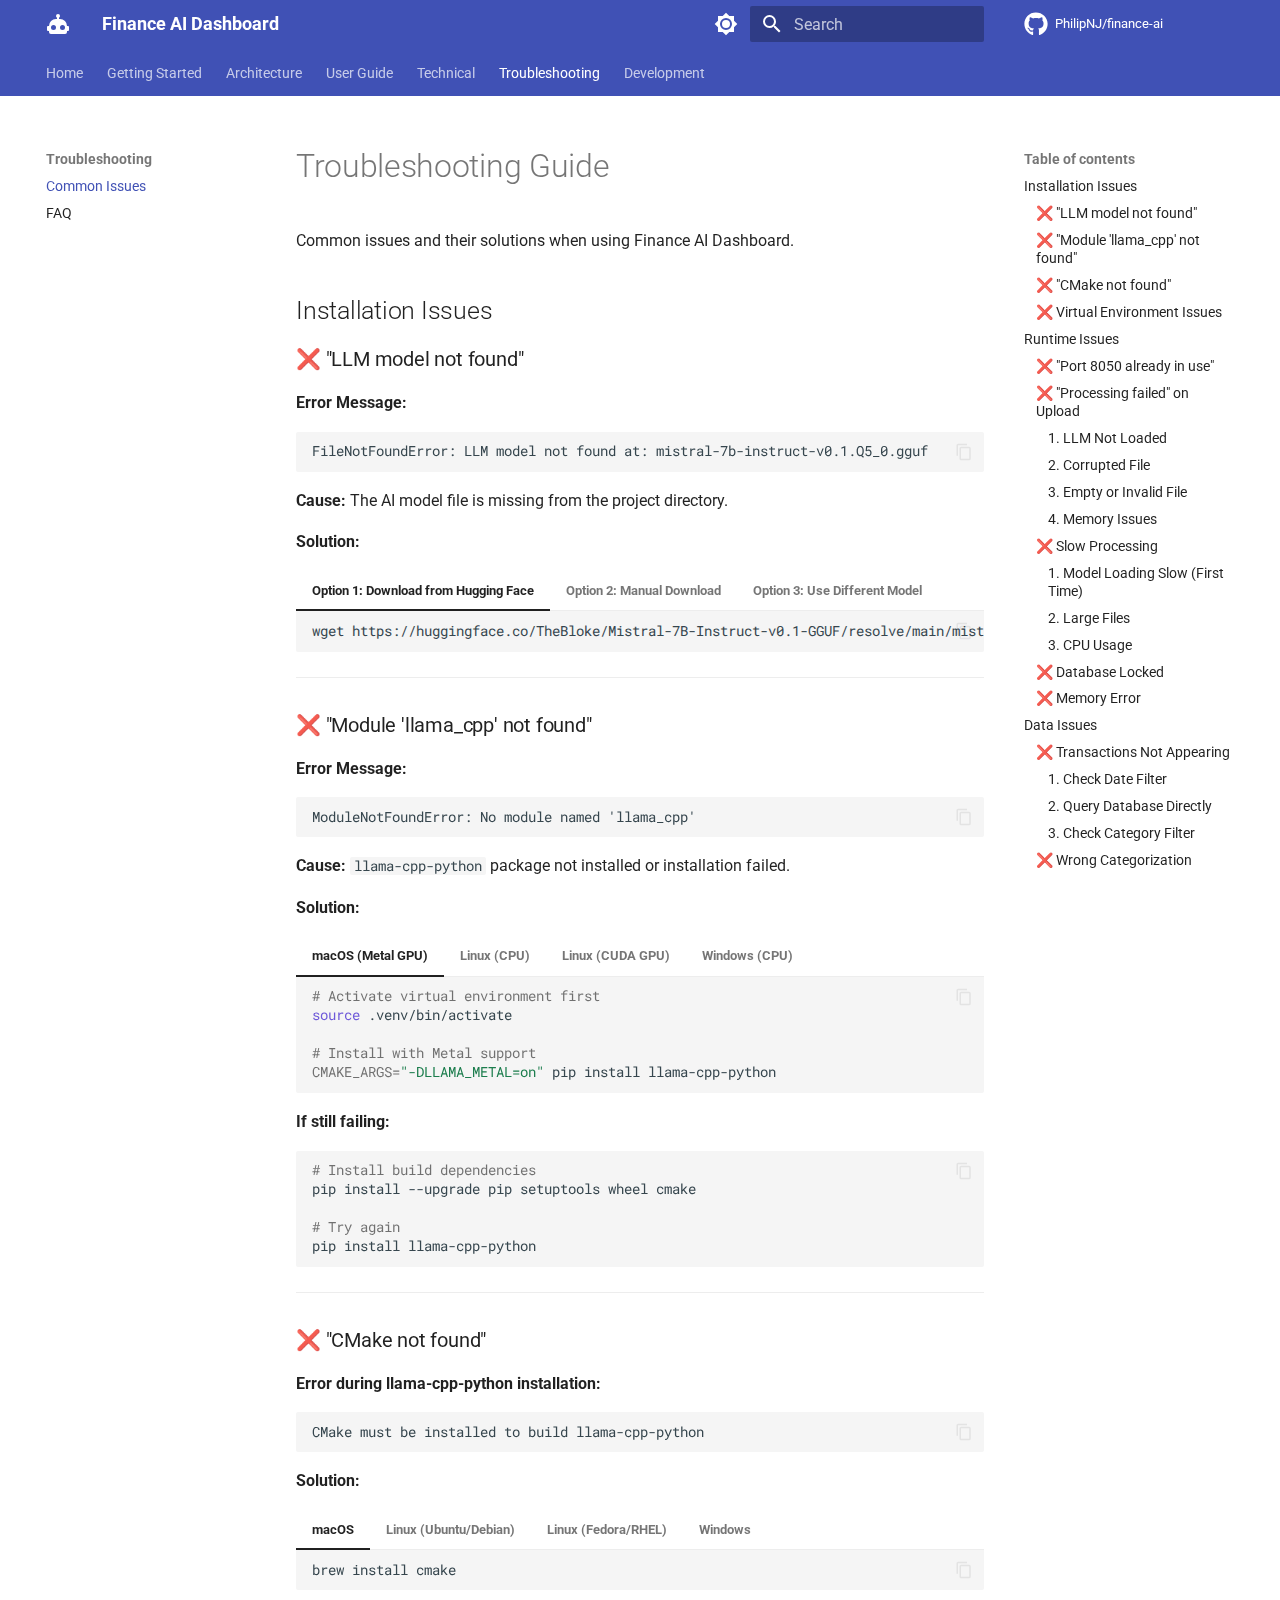
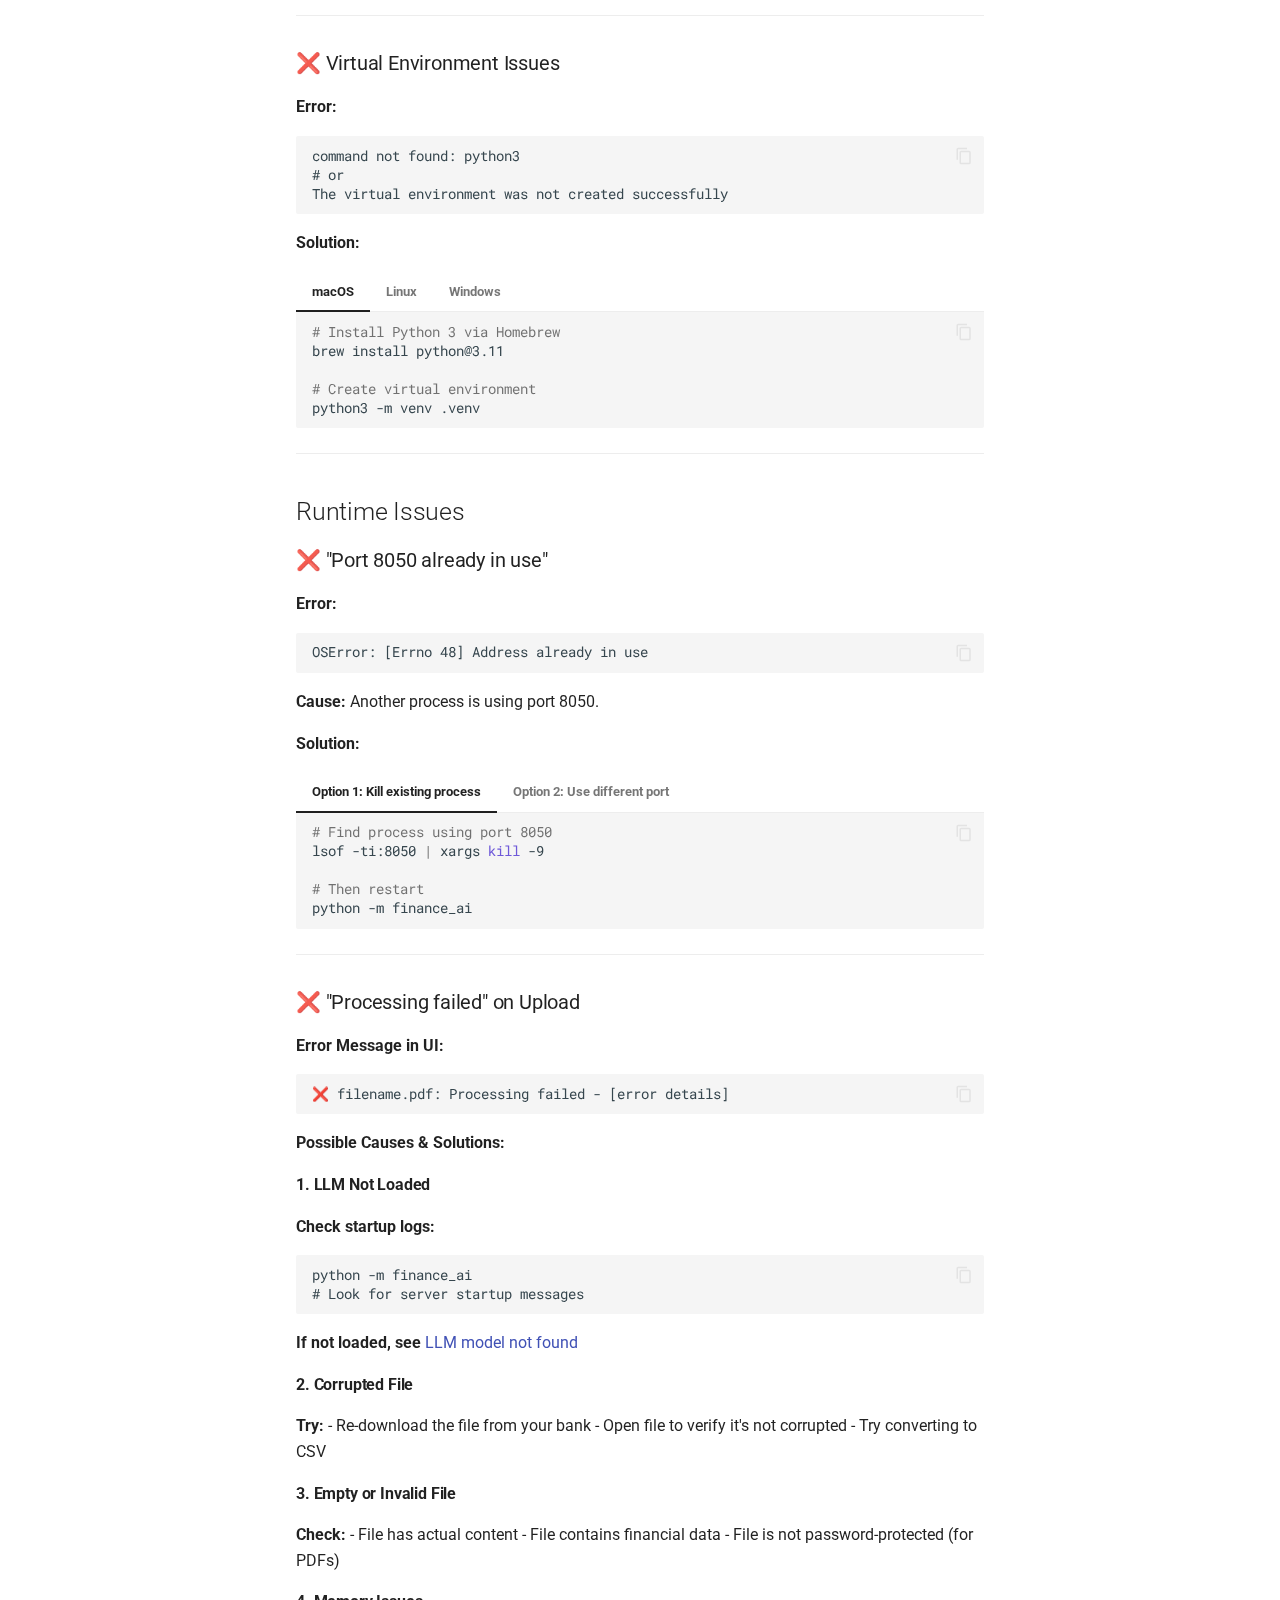
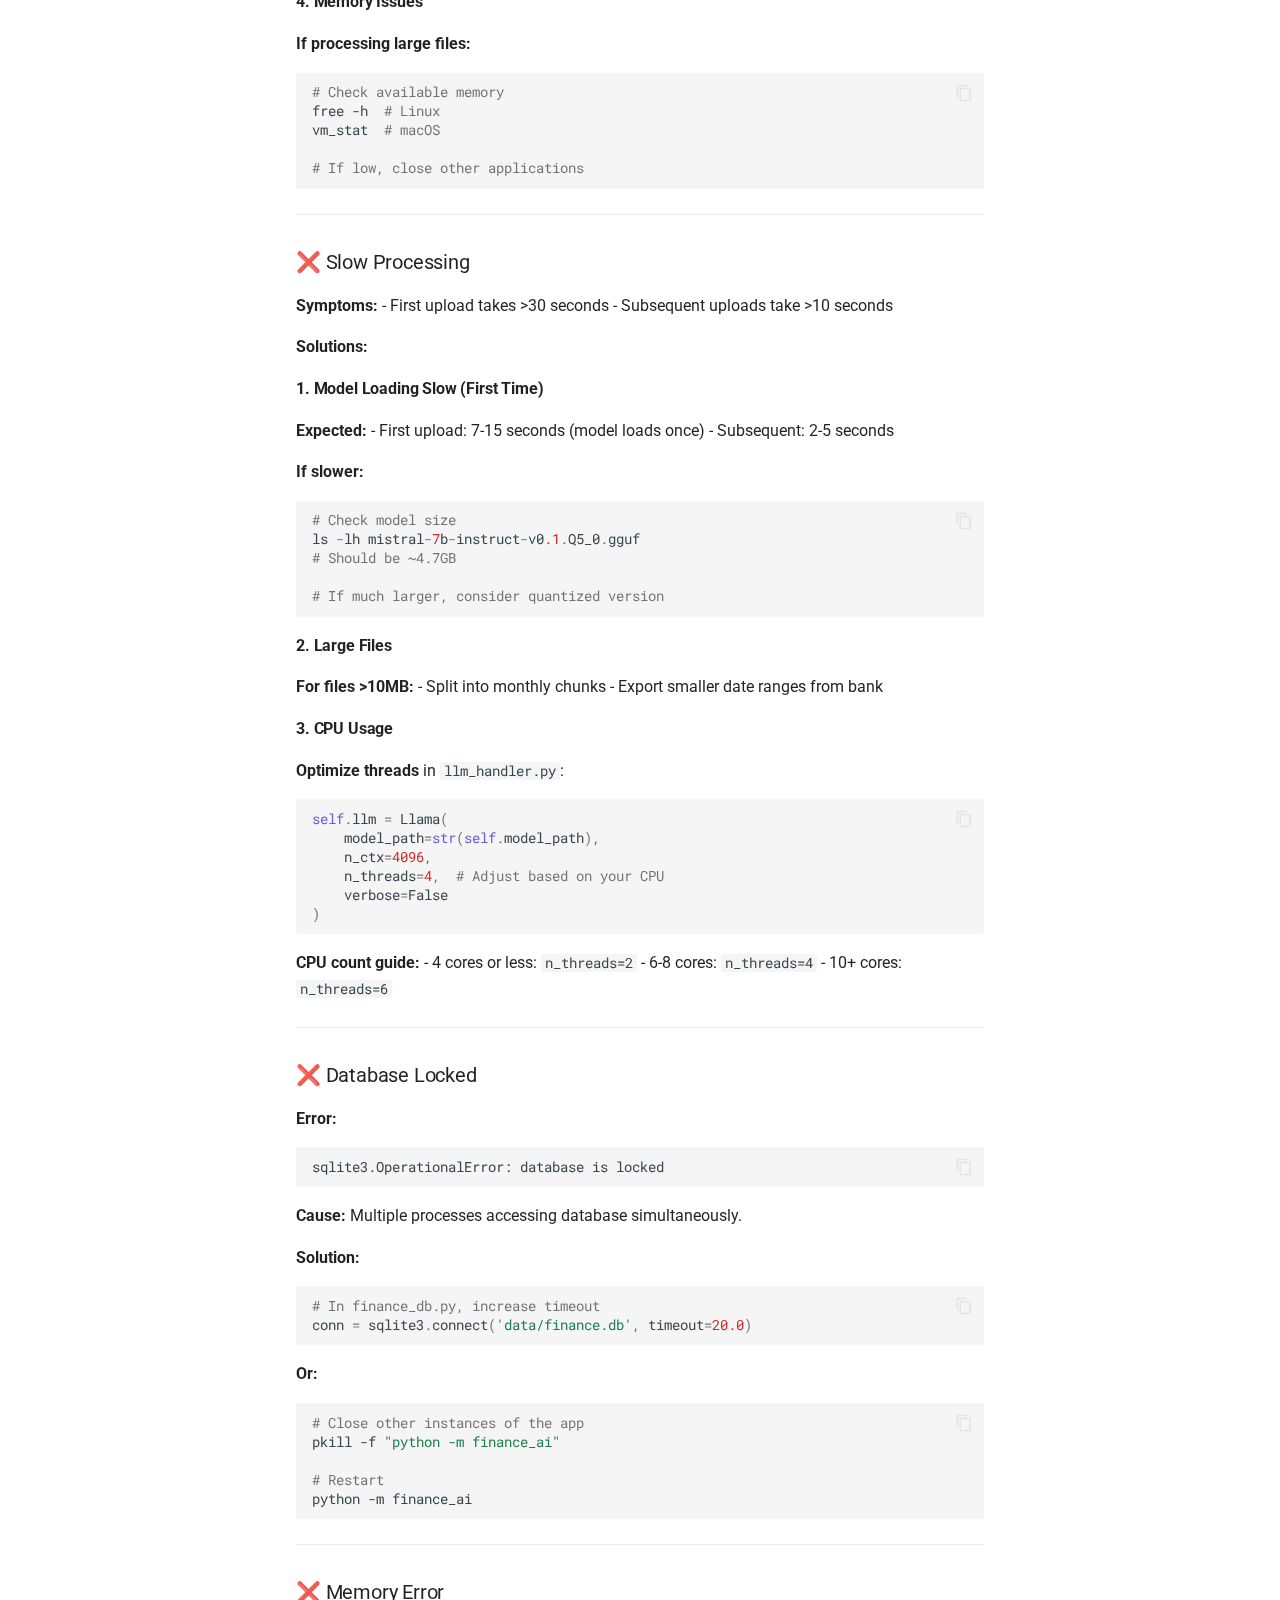
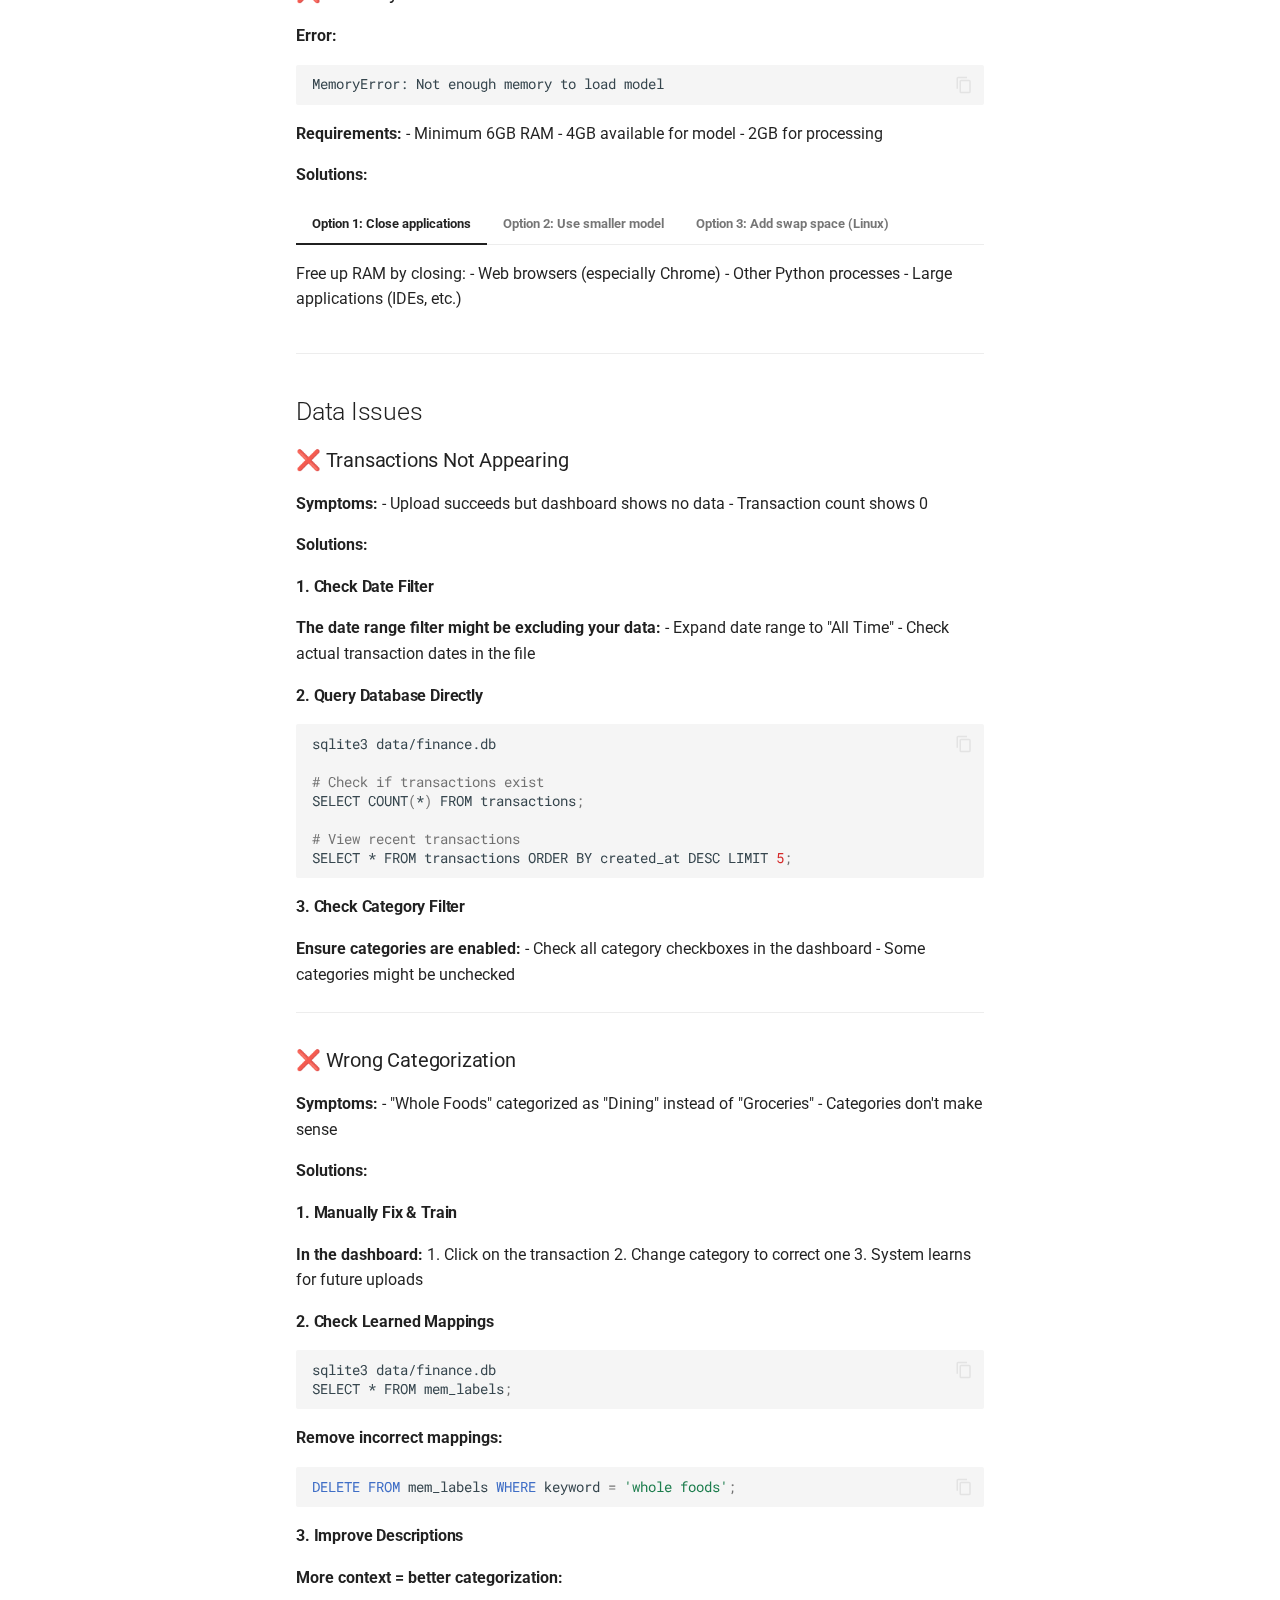
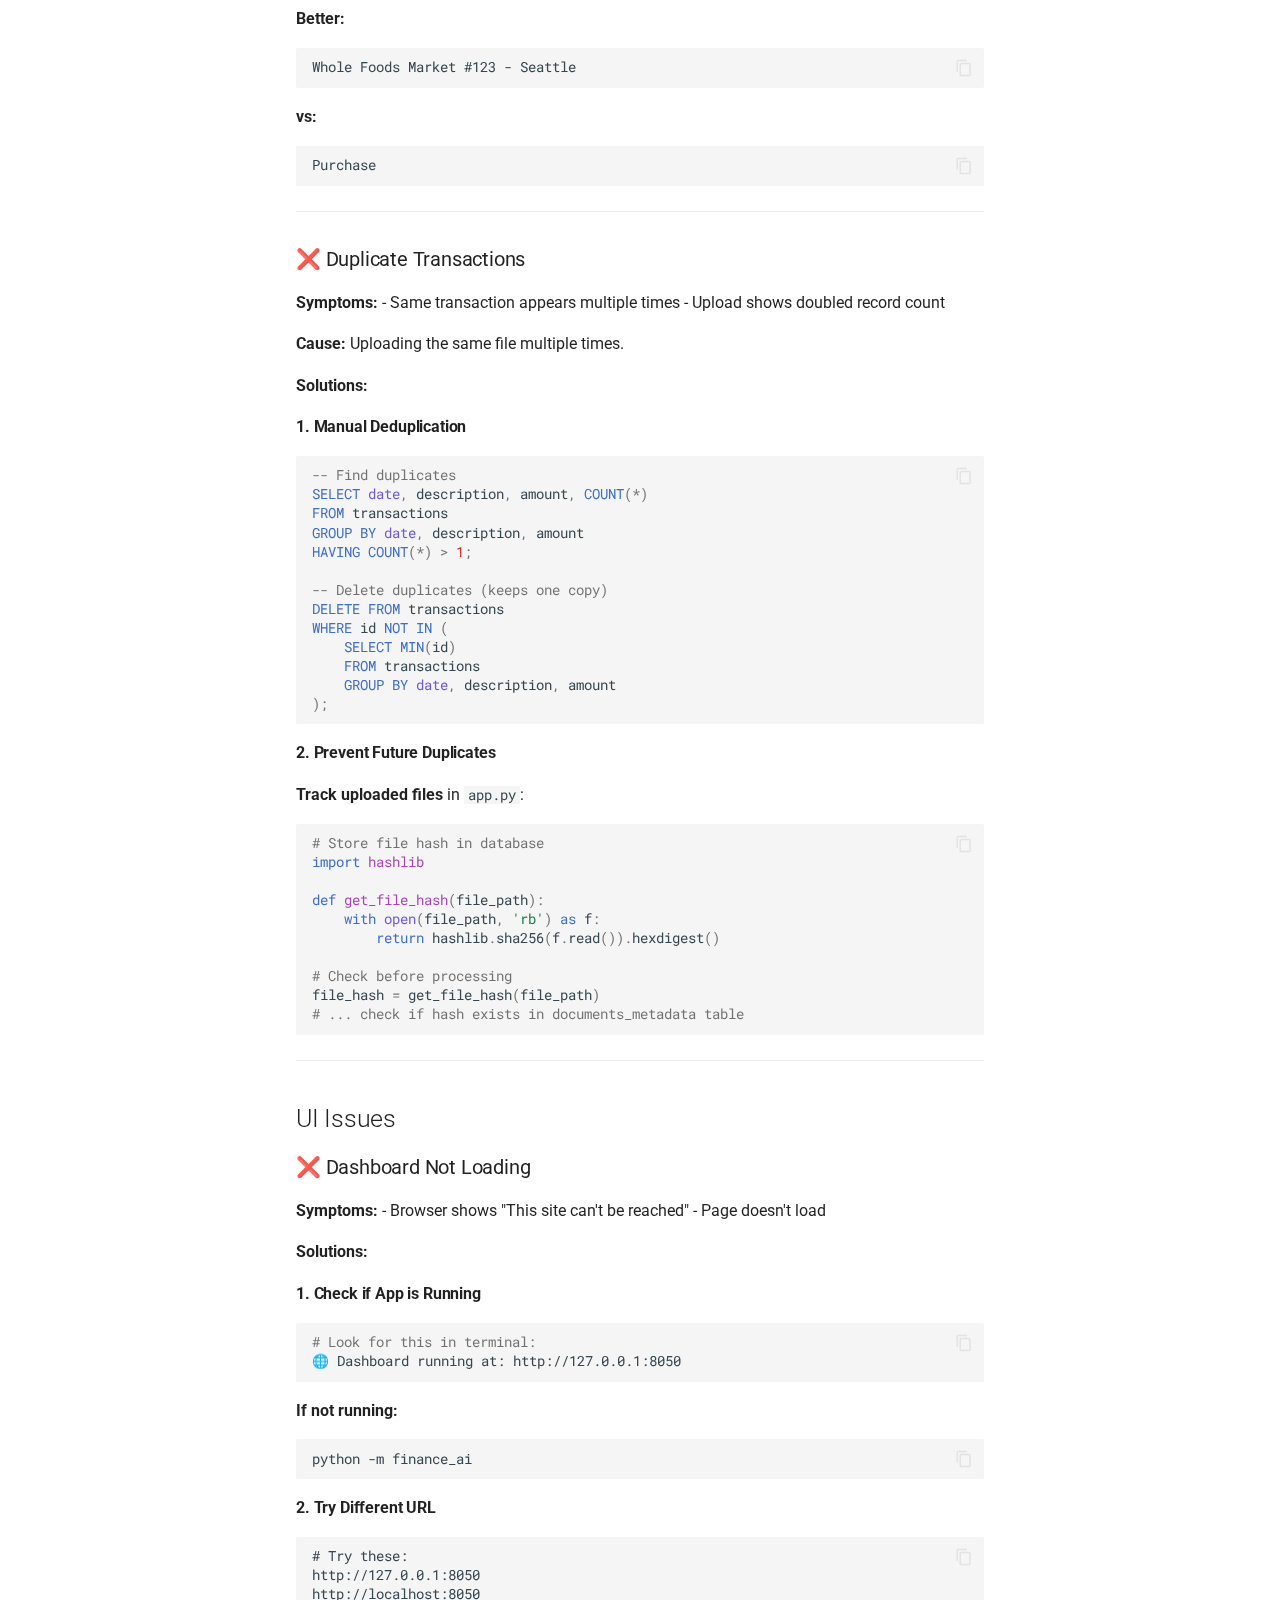
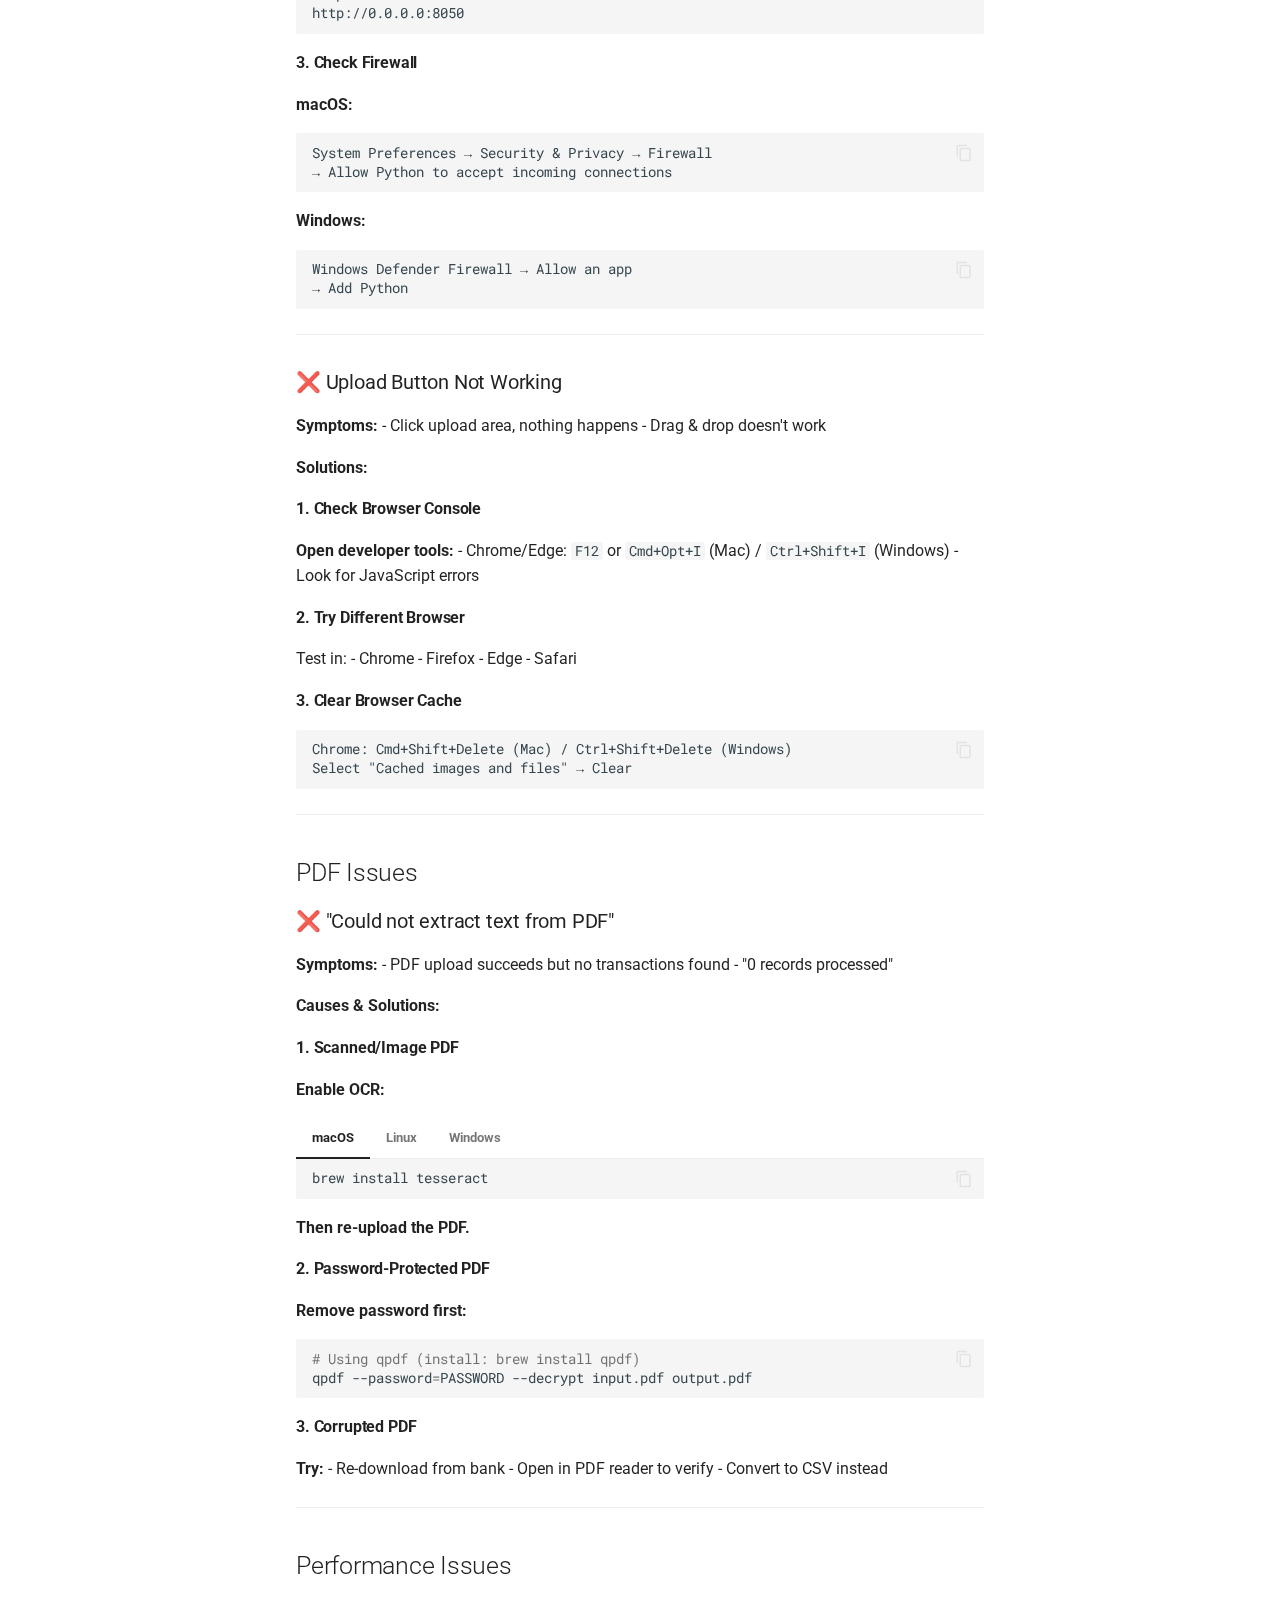
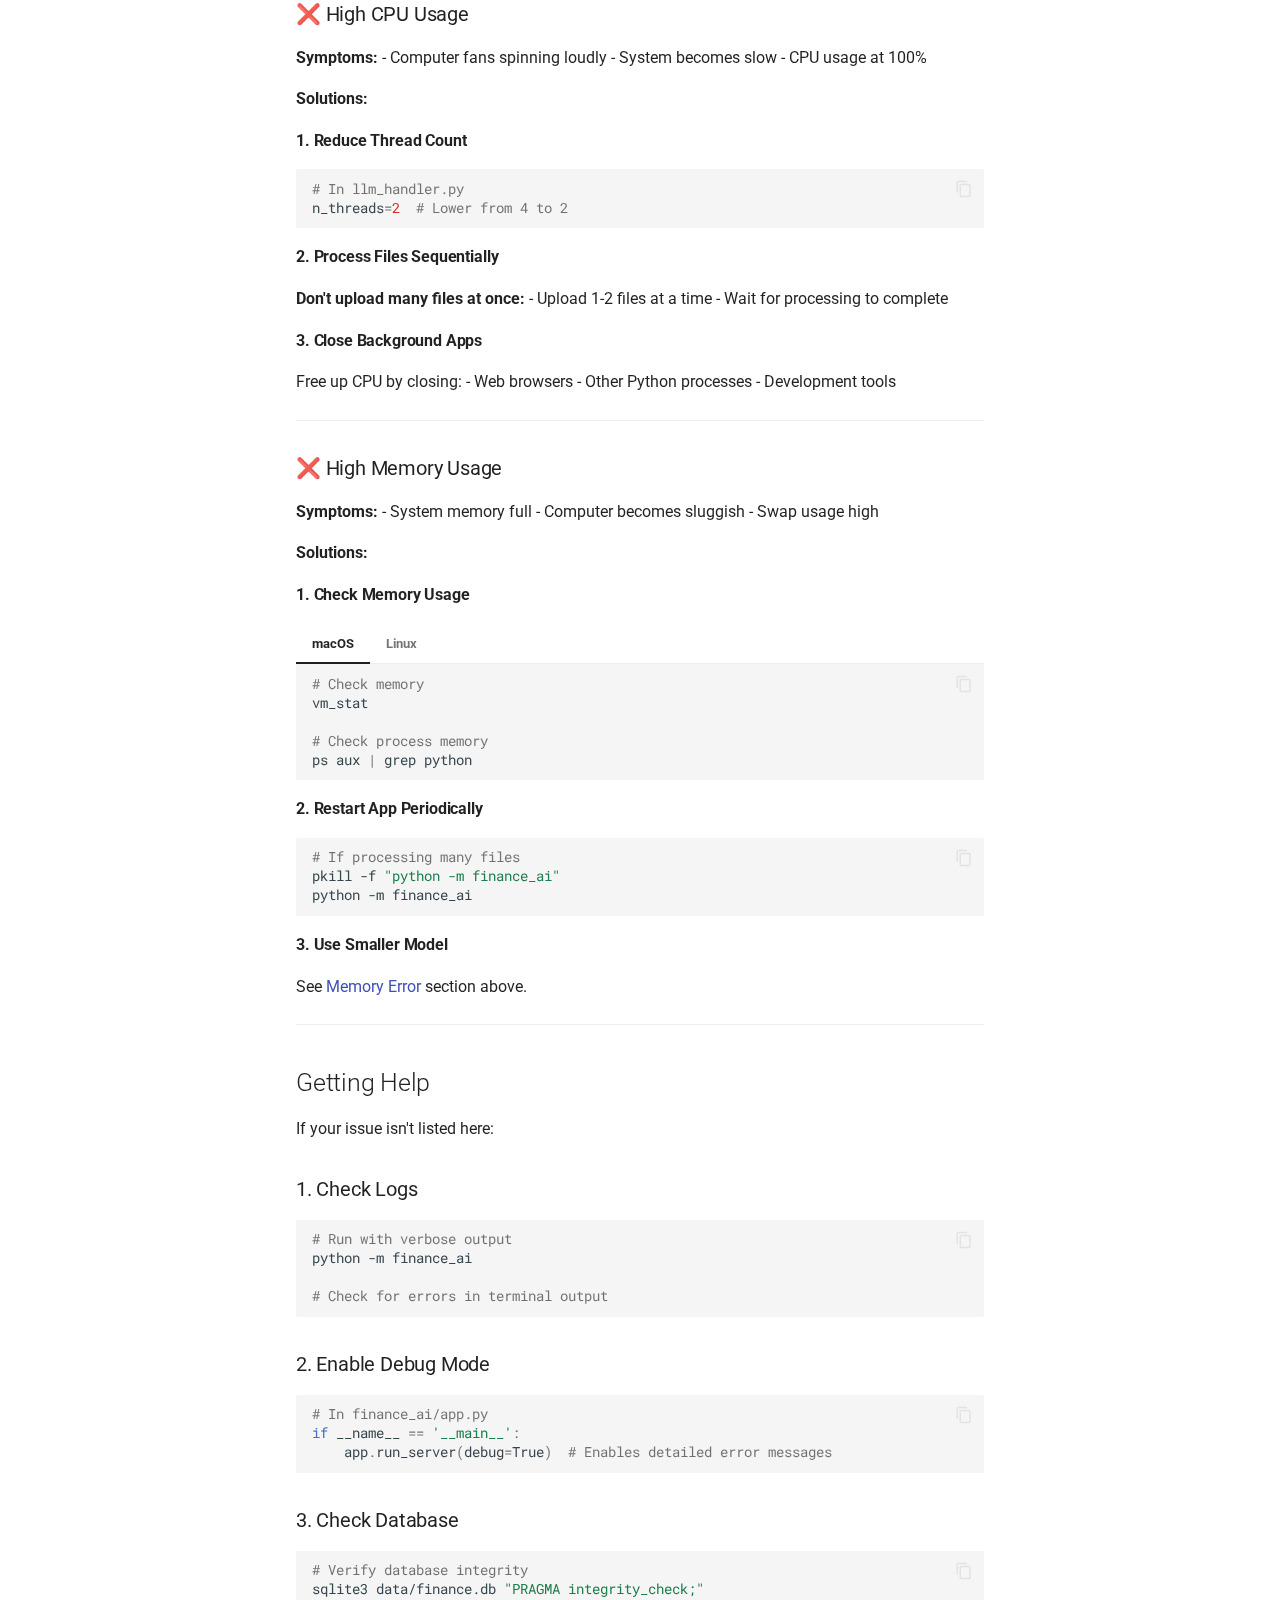
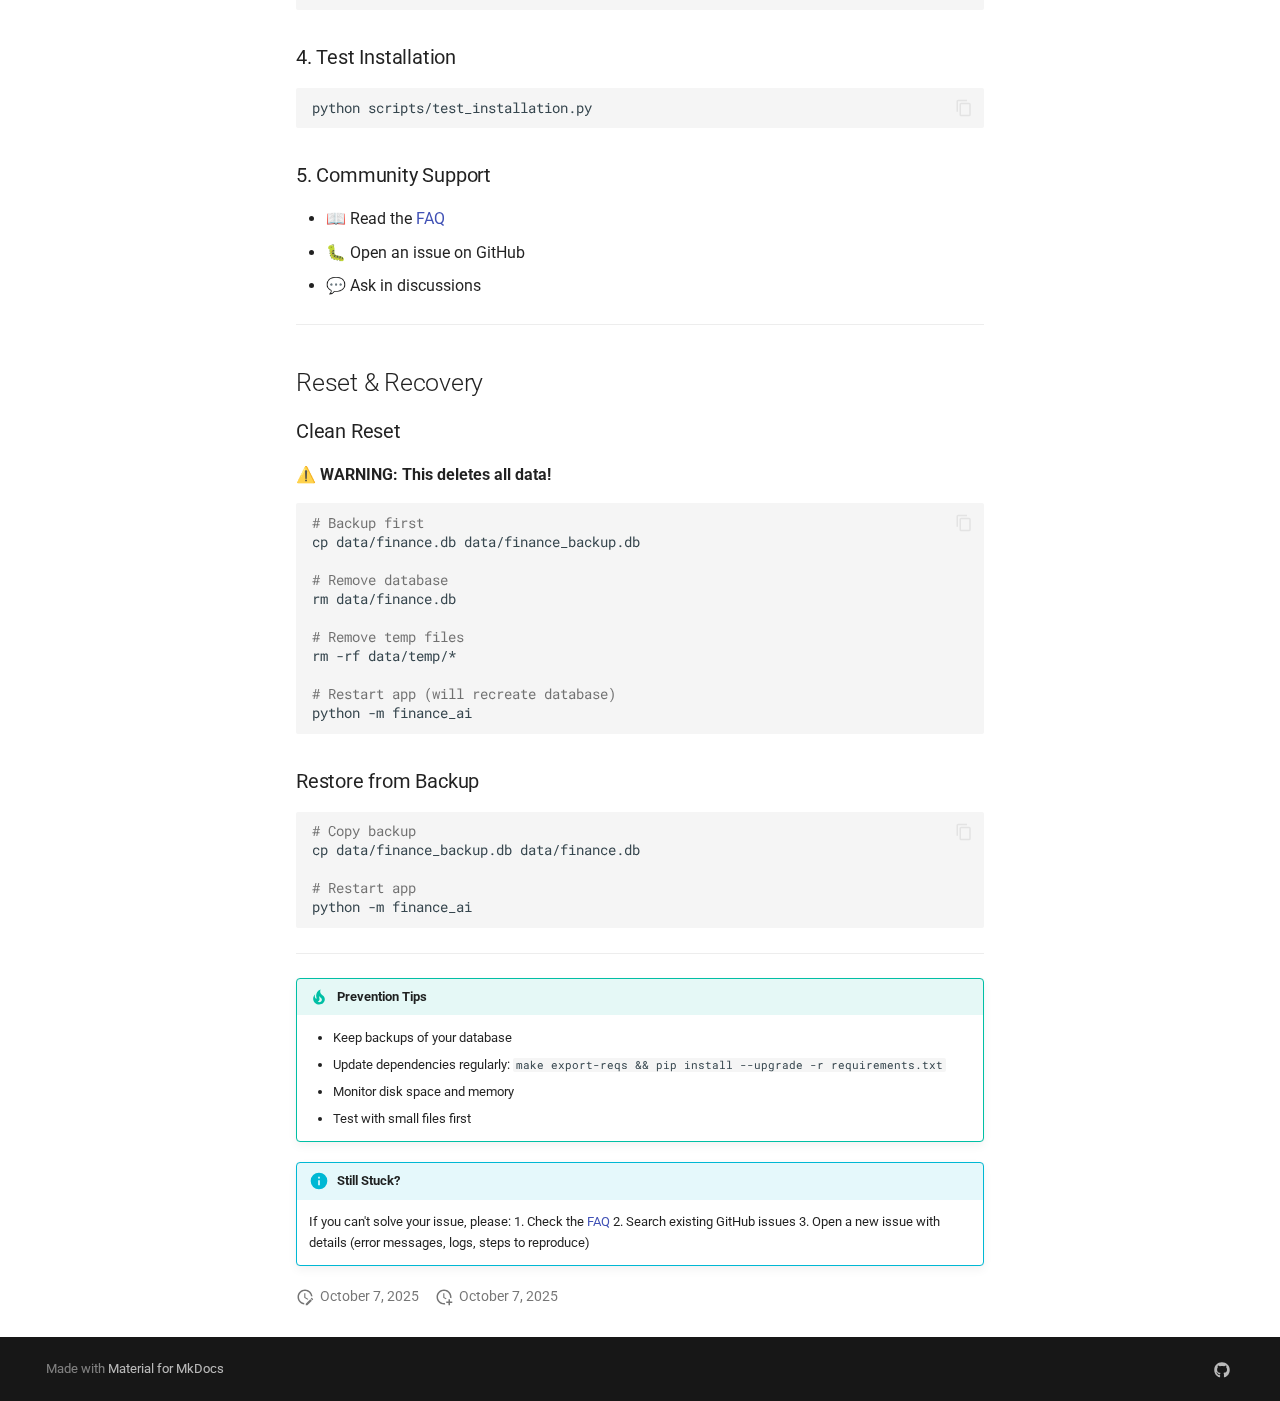
<file: troubleshooting/index.html>
<!doctype html>
<html lang="en" class="no-js">
  <head>
    
      <meta charset="utf-8">
      <meta name="viewport" content="width=device-width,initial-scale=1">
      
        <meta name="description" content="AI-Powered Personal Finance Management">
      
      
        <meta name="author" content="Philip NJ">
      
      
        <link rel="canonical" href="https://philipnj.github.io/finance-ai/troubleshooting/">
      
      
        <link rel="prev" href="../database-schema/">
      
      
        <link rel="next" href="../faq/">
      
      
      <link rel="icon" href="../assets/images/favicon.png">
      <meta name="generator" content="mkdocs-1.6.1, mkdocs-material-9.6.21">
    
    
      
        <title>Common Issues - Finance AI Dashboard</title>
      
    
    
      <link rel="stylesheet" href="../assets/stylesheets/main.2a3383ac.min.css">
      
        
        <link rel="stylesheet" href="../assets/stylesheets/palette.06af60db.min.css">
      
      


    
    
      
    
    
      
        
        
        <link rel="preconnect" href="https://fonts.gstatic.com" crossorigin>
        <link rel="stylesheet" href="https://fonts.googleapis.com/css?family=Roboto:300,300i,400,400i,700,700i%7CRoboto+Mono:400,400i,700,700i&display=fallback">
        <style>:root{--md-text-font:"Roboto";--md-code-font:"Roboto Mono"}</style>
      
    
    
    <script>__md_scope=new URL("..",location),__md_hash=e=>[...e].reduce(((e,_)=>(e<<5)-e+_.charCodeAt(0)),0),__md_get=(e,_=localStorage,t=__md_scope)=>JSON.parse(_.getItem(t.pathname+"."+e)),__md_set=(e,_,t=localStorage,a=__md_scope)=>{try{t.setItem(a.pathname+"."+e,JSON.stringify(_))}catch(e){}}</script>
    
      
  


  
  

<script id="__analytics">function __md_analytics(){function e(){dataLayer.push(arguments)}window.dataLayer=window.dataLayer||[],e("js",new Date),e("config","G-XXXXXXXXXX"),document.addEventListener("DOMContentLoaded",(function(){document.forms.search&&document.forms.search.query.addEventListener("blur",(function(){this.value&&e("event","search",{search_term:this.value})}));document$.subscribe((function(){var t=document.forms.feedback;if(void 0!==t)for(var a of t.querySelectorAll("[type=submit]"))a.addEventListener("click",(function(a){a.preventDefault();var n=document.location.pathname,d=this.getAttribute("data-md-value");e("event","feedback",{page:n,data:d}),t.firstElementChild.disabled=!0;var r=t.querySelector(".md-feedback__note [data-md-value='"+d+"']");r&&(r.hidden=!1)})),t.hidden=!1})),location$.subscribe((function(t){e("config","G-XXXXXXXXXX",{page_path:t.pathname})}))}));var t=document.createElement("script");t.async=!0,t.src="https://www.googletagmanager.com/gtag/js?id=G-XXXXXXXXXX",document.getElementById("__analytics").insertAdjacentElement("afterEnd",t)}</script>
  
    <script>"undefined"!=typeof __md_analytics&&__md_analytics()</script>
  

    
    
    
  </head>
  
  
    
    
      
    
    
    
    
    <body dir="ltr" data-md-color-scheme="default" data-md-color-primary="indigo" data-md-color-accent="deep-purple">
  
    
    <input class="md-toggle" data-md-toggle="drawer" type="checkbox" id="__drawer" autocomplete="off">
    <input class="md-toggle" data-md-toggle="search" type="checkbox" id="__search" autocomplete="off">
    <label class="md-overlay" for="__drawer"></label>
    <div data-md-component="skip">
      
        
        <a href="#troubleshooting-guide" class="md-skip">
          Skip to content
        </a>
      
    </div>
    <div data-md-component="announce">
      
    </div>
    
    
      

<header class="md-header" data-md-component="header">
  <nav class="md-header__inner md-grid" aria-label="Header">
    <a href=".." title="Finance AI Dashboard" class="md-header__button md-logo" aria-label="Finance AI Dashboard" data-md-component="logo">
      
  
  <svg xmlns="http://www.w3.org/2000/svg" viewBox="0 0 24 24"><path d="M12 2a2 2 0 0 1 2 2c0 .74-.4 1.39-1 1.73V7h1a7 7 0 0 1 7 7h1a1 1 0 0 1 1 1v3a1 1 0 0 1-1 1h-1v1a2 2 0 0 1-2 2H5a2 2 0 0 1-2-2v-1H2a1 1 0 0 1-1-1v-3a1 1 0 0 1 1-1h1a7 7 0 0 1 7-7h1V5.73c-.6-.34-1-.99-1-1.73a2 2 0 0 1 2-2M7.5 13A2.5 2.5 0 0 0 5 15.5 2.5 2.5 0 0 0 7.5 18a2.5 2.5 0 0 0 2.5-2.5A2.5 2.5 0 0 0 7.5 13m9 0a2.5 2.5 0 0 0-2.5 2.5 2.5 2.5 0 0 0 2.5 2.5 2.5 2.5 0 0 0 2.5-2.5 2.5 2.5 0 0 0-2.5-2.5"/></svg>

    </a>
    <label class="md-header__button md-icon" for="__drawer">
      
      <svg xmlns="http://www.w3.org/2000/svg" viewBox="0 0 24 24"><path d="M3 6h18v2H3zm0 5h18v2H3zm0 5h18v2H3z"/></svg>
    </label>
    <div class="md-header__title" data-md-component="header-title">
      <div class="md-header__ellipsis">
        <div class="md-header__topic">
          <span class="md-ellipsis">
            Finance AI Dashboard
          </span>
        </div>
        <div class="md-header__topic" data-md-component="header-topic">
          <span class="md-ellipsis">
            
              Common Issues
            
          </span>
        </div>
      </div>
    </div>
    
      
        <form class="md-header__option" data-md-component="palette">
  
    
    
    
    <input class="md-option" data-md-color-media="(prefers-color-scheme: light)" data-md-color-scheme="default" data-md-color-primary="indigo" data-md-color-accent="deep-purple"  aria-label="Switch to dark mode"  type="radio" name="__palette" id="__palette_0">
    
      <label class="md-header__button md-icon" title="Switch to dark mode" for="__palette_1" hidden>
        <svg xmlns="http://www.w3.org/2000/svg" viewBox="0 0 24 24"><path d="M12 8a4 4 0 0 0-4 4 4 4 0 0 0 4 4 4 4 0 0 0 4-4 4 4 0 0 0-4-4m0 10a6 6 0 0 1-6-6 6 6 0 0 1 6-6 6 6 0 0 1 6 6 6 6 0 0 1-6 6m8-9.31V4h-4.69L12 .69 8.69 4H4v4.69L.69 12 4 15.31V20h4.69L12 23.31 15.31 20H20v-4.69L23.31 12z"/></svg>
      </label>
    
  
    
    
    
    <input class="md-option" data-md-color-media="(prefers-color-scheme: dark)" data-md-color-scheme="slate" data-md-color-primary="indigo" data-md-color-accent="deep-purple"  aria-label="Switch to light mode"  type="radio" name="__palette" id="__palette_1">
    
      <label class="md-header__button md-icon" title="Switch to light mode" for="__palette_0" hidden>
        <svg xmlns="http://www.w3.org/2000/svg" viewBox="0 0 24 24"><path d="M12 18c-.89 0-1.74-.2-2.5-.55C11.56 16.5 13 14.42 13 12s-1.44-4.5-3.5-5.45C10.26 6.2 11.11 6 12 6a6 6 0 0 1 6 6 6 6 0 0 1-6 6m8-9.31V4h-4.69L12 .69 8.69 4H4v4.69L.69 12 4 15.31V20h4.69L12 23.31 15.31 20H20v-4.69L23.31 12z"/></svg>
      </label>
    
  
</form>
      
    
    
      <script>var palette=__md_get("__palette");if(palette&&palette.color){if("(prefers-color-scheme)"===palette.color.media){var media=matchMedia("(prefers-color-scheme: light)"),input=document.querySelector(media.matches?"[data-md-color-media='(prefers-color-scheme: light)']":"[data-md-color-media='(prefers-color-scheme: dark)']");palette.color.media=input.getAttribute("data-md-color-media"),palette.color.scheme=input.getAttribute("data-md-color-scheme"),palette.color.primary=input.getAttribute("data-md-color-primary"),palette.color.accent=input.getAttribute("data-md-color-accent")}for(var[key,value]of Object.entries(palette.color))document.body.setAttribute("data-md-color-"+key,value)}</script>
    
    
    
      
      
        <label class="md-header__button md-icon" for="__search">
          
          <svg xmlns="http://www.w3.org/2000/svg" viewBox="0 0 24 24"><path d="M9.5 3A6.5 6.5 0 0 1 16 9.5c0 1.61-.59 3.09-1.56 4.23l.27.27h.79l5 5-1.5 1.5-5-5v-.79l-.27-.27A6.52 6.52 0 0 1 9.5 16 6.5 6.5 0 0 1 3 9.5 6.5 6.5 0 0 1 9.5 3m0 2C7 5 5 7 5 9.5S7 14 9.5 14 14 12 14 9.5 12 5 9.5 5"/></svg>
        </label>
        <div class="md-search" data-md-component="search" role="dialog">
  <label class="md-search__overlay" for="__search"></label>
  <div class="md-search__inner" role="search">
    <form class="md-search__form" name="search">
      <input type="text" class="md-search__input" name="query" aria-label="Search" placeholder="Search" autocapitalize="off" autocorrect="off" autocomplete="off" spellcheck="false" data-md-component="search-query" required>
      <label class="md-search__icon md-icon" for="__search">
        
        <svg xmlns="http://www.w3.org/2000/svg" viewBox="0 0 24 24"><path d="M9.5 3A6.5 6.5 0 0 1 16 9.5c0 1.61-.59 3.09-1.56 4.23l.27.27h.79l5 5-1.5 1.5-5-5v-.79l-.27-.27A6.52 6.52 0 0 1 9.5 16 6.5 6.5 0 0 1 3 9.5 6.5 6.5 0 0 1 9.5 3m0 2C7 5 5 7 5 9.5S7 14 9.5 14 14 12 14 9.5 12 5 9.5 5"/></svg>
        
        <svg xmlns="http://www.w3.org/2000/svg" viewBox="0 0 24 24"><path d="M20 11v2H8l5.5 5.5-1.42 1.42L4.16 12l7.92-7.92L13.5 5.5 8 11z"/></svg>
      </label>
      <nav class="md-search__options" aria-label="Search">
        
        <button type="reset" class="md-search__icon md-icon" title="Clear" aria-label="Clear" tabindex="-1">
          
          <svg xmlns="http://www.w3.org/2000/svg" viewBox="0 0 24 24"><path d="M19 6.41 17.59 5 12 10.59 6.41 5 5 6.41 10.59 12 5 17.59 6.41 19 12 13.41 17.59 19 19 17.59 13.41 12z"/></svg>
        </button>
      </nav>
      
        <div class="md-search__suggest" data-md-component="search-suggest"></div>
      
    </form>
    <div class="md-search__output">
      <div class="md-search__scrollwrap" tabindex="0" data-md-scrollfix>
        <div class="md-search-result" data-md-component="search-result">
          <div class="md-search-result__meta">
            Initializing search
          </div>
          <ol class="md-search-result__list" role="presentation"></ol>
        </div>
      </div>
    </div>
  </div>
</div>
      
    
    
      <div class="md-header__source">
        <a href="https://github.com/PhilipNJ/finance-ai" title="Go to repository" class="md-source" data-md-component="source">
  <div class="md-source__icon md-icon">
    
    <svg xmlns="http://www.w3.org/2000/svg" viewBox="0 0 512 512"><!--! Font Awesome Free 7.0.1 by @fontawesome - https://fontawesome.com License - https://fontawesome.com/license/free (Icons: CC BY 4.0, Fonts: SIL OFL 1.1, Code: MIT License) Copyright 2025 Fonticons, Inc.--><path d="M173.9 397.4c0 2-2.3 3.6-5.2 3.6-3.3.3-5.6-1.3-5.6-3.6 0-2 2.3-3.6 5.2-3.6 3-.3 5.6 1.3 5.6 3.6m-31.1-4.5c-.7 2 1.3 4.3 4.3 4.9 2.6 1 5.6 0 6.2-2s-1.3-4.3-4.3-5.2c-2.6-.7-5.5.3-6.2 2.3m44.2-1.7c-2.9.7-4.9 2.6-4.6 4.9.3 2 2.9 3.3 5.9 2.6 2.9-.7 4.9-2.6 4.6-4.6-.3-1.9-3-3.2-5.9-2.9M252.8 8C114.1 8 8 113.3 8 252c0 110.9 69.8 205.8 169.5 239.2 12.8 2.3 17.3-5.6 17.3-12.1 0-6.2-.3-40.4-.3-61.4 0 0-70 15-84.7-29.8 0 0-11.4-29.1-27.8-36.6 0 0-22.9-15.7 1.6-15.4 0 0 24.9 2 38.6 25.8 21.9 38.6 58.6 27.5 72.9 20.9 2.3-16 8.8-27.1 16-33.7-55.9-6.2-112.3-14.3-112.3-110.5 0-27.5 7.6-41.3 23.6-58.9-2.6-6.5-11.1-33.3 2.6-67.9 20.9-6.5 69 27 69 27 20-5.6 41.5-8.5 62.8-8.5s42.8 2.9 62.8 8.5c0 0 48.1-33.6 69-27 13.7 34.7 5.2 61.4 2.6 67.9 16 17.7 25.8 31.5 25.8 58.9 0 96.5-58.9 104.2-114.8 110.5 9.2 7.9 17 22.9 17 46.4 0 33.7-.3 75.4-.3 83.6 0 6.5 4.6 14.4 17.3 12.1C436.2 457.8 504 362.9 504 252 504 113.3 391.5 8 252.8 8M105.2 352.9c-1.3 1-1 3.3.7 5.2 1.6 1.6 3.9 2.3 5.2 1 1.3-1 1-3.3-.7-5.2-1.6-1.6-3.9-2.3-5.2-1m-10.8-8.1c-.7 1.3.3 2.9 2.3 3.9 1.6 1 3.6.7 4.3-.7.7-1.3-.3-2.9-2.3-3.9-2-.6-3.6-.3-4.3.7m32.4 35.6c-1.6 1.3-1 4.3 1.3 6.2 2.3 2.3 5.2 2.6 6.5 1 1.3-1.3.7-4.3-1.3-6.2-2.2-2.3-5.2-2.6-6.5-1m-11.4-14.7c-1.6 1-1.6 3.6 0 5.9s4.3 3.3 5.6 2.3c1.6-1.3 1.6-3.9 0-6.2-1.4-2.3-4-3.3-5.6-2"/></svg>
  </div>
  <div class="md-source__repository">
    PhilipNJ/finance-ai
  </div>
</a>
      </div>
    
  </nav>
  
</header>
    
    <div class="md-container" data-md-component="container">
      
      
        
          
            
<nav class="md-tabs" aria-label="Tabs" data-md-component="tabs">
  <div class="md-grid">
    <ul class="md-tabs__list">
      
        
  
  
  
  
    <li class="md-tabs__item">
      <a href=".." class="md-tabs__link">
        
  
  
    
  
  Home

      </a>
    </li>
  

      
        
  
  
  
  
    
    
      <li class="md-tabs__item">
        <a href="../getting-started/" class="md-tabs__link">
          
  
  
  Getting Started

        </a>
      </li>
    
  

      
        
  
  
  
  
    
    
      <li class="md-tabs__item">
        <a href="../ai-architecture/" class="md-tabs__link">
          
  
  
  Architecture

        </a>
      </li>
    
  

      
        
  
  
  
  
    
    
      <li class="md-tabs__item">
        <a href="../user-guide/uploading/" class="md-tabs__link">
          
  
  
  User Guide

        </a>
      </li>
    
  

      
        
  
  
  
  
    
    
      <li class="md-tabs__item">
        <a href="../api-reference.md" class="md-tabs__link">
          
  
  
  Technical

        </a>
      </li>
    
  

      
        
  
  
  
    
  
  
    
    
      <li class="md-tabs__item md-tabs__item--active">
        <a href="./" class="md-tabs__link">
          
  
  
  Troubleshooting

        </a>
      </li>
    
  

      
        
  
  
  
  
    
    
      <li class="md-tabs__item">
        <a href="../contributing/" class="md-tabs__link">
          
  
  
  Development

        </a>
      </li>
    
  

      
    </ul>
  </div>
</nav>
          
        
      
      <main class="md-main" data-md-component="main">
        <div class="md-main__inner md-grid">
          
            
              
              <div class="md-sidebar md-sidebar--primary" data-md-component="sidebar" data-md-type="navigation" >
                <div class="md-sidebar__scrollwrap">
                  <div class="md-sidebar__inner">
                    


  


<nav class="md-nav md-nav--primary md-nav--lifted" aria-label="Navigation" data-md-level="0">
  <label class="md-nav__title" for="__drawer">
    <a href=".." title="Finance AI Dashboard" class="md-nav__button md-logo" aria-label="Finance AI Dashboard" data-md-component="logo">
      
  
  <svg xmlns="http://www.w3.org/2000/svg" viewBox="0 0 24 24"><path d="M12 2a2 2 0 0 1 2 2c0 .74-.4 1.39-1 1.73V7h1a7 7 0 0 1 7 7h1a1 1 0 0 1 1 1v3a1 1 0 0 1-1 1h-1v1a2 2 0 0 1-2 2H5a2 2 0 0 1-2-2v-1H2a1 1 0 0 1-1-1v-3a1 1 0 0 1 1-1h1a7 7 0 0 1 7-7h1V5.73c-.6-.34-1-.99-1-1.73a2 2 0 0 1 2-2M7.5 13A2.5 2.5 0 0 0 5 15.5 2.5 2.5 0 0 0 7.5 18a2.5 2.5 0 0 0 2.5-2.5A2.5 2.5 0 0 0 7.5 13m9 0a2.5 2.5 0 0 0-2.5 2.5 2.5 2.5 0 0 0 2.5 2.5 2.5 2.5 0 0 0 2.5-2.5 2.5 2.5 0 0 0-2.5-2.5"/></svg>

    </a>
    Finance AI Dashboard
  </label>
  
    <div class="md-nav__source">
      <a href="https://github.com/PhilipNJ/finance-ai" title="Go to repository" class="md-source" data-md-component="source">
  <div class="md-source__icon md-icon">
    
    <svg xmlns="http://www.w3.org/2000/svg" viewBox="0 0 512 512"><!--! Font Awesome Free 7.0.1 by @fontawesome - https://fontawesome.com License - https://fontawesome.com/license/free (Icons: CC BY 4.0, Fonts: SIL OFL 1.1, Code: MIT License) Copyright 2025 Fonticons, Inc.--><path d="M173.9 397.4c0 2-2.3 3.6-5.2 3.6-3.3.3-5.6-1.3-5.6-3.6 0-2 2.3-3.6 5.2-3.6 3-.3 5.6 1.3 5.6 3.6m-31.1-4.5c-.7 2 1.3 4.3 4.3 4.9 2.6 1 5.6 0 6.2-2s-1.3-4.3-4.3-5.2c-2.6-.7-5.5.3-6.2 2.3m44.2-1.7c-2.9.7-4.9 2.6-4.6 4.9.3 2 2.9 3.3 5.9 2.6 2.9-.7 4.9-2.6 4.6-4.6-.3-1.9-3-3.2-5.9-2.9M252.8 8C114.1 8 8 113.3 8 252c0 110.9 69.8 205.8 169.5 239.2 12.8 2.3 17.3-5.6 17.3-12.1 0-6.2-.3-40.4-.3-61.4 0 0-70 15-84.7-29.8 0 0-11.4-29.1-27.8-36.6 0 0-22.9-15.7 1.6-15.4 0 0 24.9 2 38.6 25.8 21.9 38.6 58.6 27.5 72.9 20.9 2.3-16 8.8-27.1 16-33.7-55.9-6.2-112.3-14.3-112.3-110.5 0-27.5 7.6-41.3 23.6-58.9-2.6-6.5-11.1-33.3 2.6-67.9 20.9-6.5 69 27 69 27 20-5.6 41.5-8.5 62.8-8.5s42.8 2.9 62.8 8.5c0 0 48.1-33.6 69-27 13.7 34.7 5.2 61.4 2.6 67.9 16 17.7 25.8 31.5 25.8 58.9 0 96.5-58.9 104.2-114.8 110.5 9.2 7.9 17 22.9 17 46.4 0 33.7-.3 75.4-.3 83.6 0 6.5 4.6 14.4 17.3 12.1C436.2 457.8 504 362.9 504 252 504 113.3 391.5 8 252.8 8M105.2 352.9c-1.3 1-1 3.3.7 5.2 1.6 1.6 3.9 2.3 5.2 1 1.3-1 1-3.3-.7-5.2-1.6-1.6-3.9-2.3-5.2-1m-10.8-8.1c-.7 1.3.3 2.9 2.3 3.9 1.6 1 3.6.7 4.3-.7.7-1.3-.3-2.9-2.3-3.9-2-.6-3.6-.3-4.3.7m32.4 35.6c-1.6 1.3-1 4.3 1.3 6.2 2.3 2.3 5.2 2.6 6.5 1 1.3-1.3.7-4.3-1.3-6.2-2.2-2.3-5.2-2.6-6.5-1m-11.4-14.7c-1.6 1-1.6 3.6 0 5.9s4.3 3.3 5.6 2.3c1.6-1.3 1.6-3.9 0-6.2-1.4-2.3-4-3.3-5.6-2"/></svg>
  </div>
  <div class="md-source__repository">
    PhilipNJ/finance-ai
  </div>
</a>
    </div>
  
  <ul class="md-nav__list" data-md-scrollfix>
    
      
      
  
  
  
  
    <li class="md-nav__item">
      <a href=".." class="md-nav__link">
        
  
  
  <span class="md-ellipsis">
    Home
    
  </span>
  

      </a>
    </li>
  

    
      
      
  
  
  
  
    
    
    
    
      
      
        
      
    
    
    <li class="md-nav__item md-nav__item--nested">
      
        
        
          
        
        <input class="md-nav__toggle md-toggle md-toggle--indeterminate" type="checkbox" id="__nav_2" >
        
          
          <label class="md-nav__link" for="__nav_2" id="__nav_2_label" tabindex="0">
            
  
  
  <span class="md-ellipsis">
    Getting Started
    
  </span>
  

            <span class="md-nav__icon md-icon"></span>
          </label>
        
        <nav class="md-nav" data-md-level="1" aria-labelledby="__nav_2_label" aria-expanded="false">
          <label class="md-nav__title" for="__nav_2">
            <span class="md-nav__icon md-icon"></span>
            Getting Started
          </label>
          <ul class="md-nav__list" data-md-scrollfix>
            
              
                
  
  
  
  
    <li class="md-nav__item">
      <a href="../getting-started/" class="md-nav__link">
        
  
  
  <span class="md-ellipsis">
    Installation
    
  </span>
  

      </a>
    </li>
  

              
            
              
                
  
  
  
  
    <li class="md-nav__item">
      <a href="../quick-start/" class="md-nav__link">
        
  
  
  <span class="md-ellipsis">
    Quick Start
    
  </span>
  

      </a>
    </li>
  

              
            
              
                
  
  
  
  
    <li class="md-nav__item">
      <a href="../configuration.md" class="md-nav__link">
        
  
  
  <span class="md-ellipsis">
    Configuration
    
  </span>
  

      </a>
    </li>
  

              
            
          </ul>
        </nav>
      
    </li>
  

    
      
      
  
  
  
  
    
    
    
    
      
      
        
      
    
    
    <li class="md-nav__item md-nav__item--nested">
      
        
        
          
        
        <input class="md-nav__toggle md-toggle md-toggle--indeterminate" type="checkbox" id="__nav_3" >
        
          
          <label class="md-nav__link" for="__nav_3" id="__nav_3_label" tabindex="0">
            
  
  
  <span class="md-ellipsis">
    Architecture
    
  </span>
  

            <span class="md-nav__icon md-icon"></span>
          </label>
        
        <nav class="md-nav" data-md-level="1" aria-labelledby="__nav_3_label" aria-expanded="false">
          <label class="md-nav__title" for="__nav_3">
            <span class="md-nav__icon md-icon"></span>
            Architecture
          </label>
          <ul class="md-nav__list" data-md-scrollfix>
            
              
                
  
  
  
  
    <li class="md-nav__item">
      <a href="../ai-architecture/" class="md-nav__link">
        
  
  
  <span class="md-ellipsis">
    AI-First Philosophy
    
  </span>
  

      </a>
    </li>
  

              
            
              
                
  
  
  
  
    <li class="md-nav__item">
      <a href="../agent-workflow/" class="md-nav__link">
        
  
  
  <span class="md-ellipsis">
    Multi-Agent System
    
  </span>
  

      </a>
    </li>
  

              
            
              
                
  
  
  
  
    <li class="md-nav__item">
      <a href="../data-flow.md" class="md-nav__link">
        
  
  
  <span class="md-ellipsis">
    Data Flow
    
  </span>
  

      </a>
    </li>
  

              
            
          </ul>
        </nav>
      
    </li>
  

    
      
      
  
  
  
  
    
    
    
    
      
      
        
      
    
    
    <li class="md-nav__item md-nav__item--nested">
      
        
        
          
        
        <input class="md-nav__toggle md-toggle md-toggle--indeterminate" type="checkbox" id="__nav_4" >
        
          
          <label class="md-nav__link" for="__nav_4" id="__nav_4_label" tabindex="0">
            
  
  
  <span class="md-ellipsis">
    User Guide
    
  </span>
  

            <span class="md-nav__icon md-icon"></span>
          </label>
        
        <nav class="md-nav" data-md-level="1" aria-labelledby="__nav_4_label" aria-expanded="false">
          <label class="md-nav__title" for="__nav_4">
            <span class="md-nav__icon md-icon"></span>
            User Guide
          </label>
          <ul class="md-nav__list" data-md-scrollfix>
            
              
                
  
  
  
  
    <li class="md-nav__item">
      <a href="../user-guide/uploading/" class="md-nav__link">
        
  
  
  <span class="md-ellipsis">
    Uploading Files
    
  </span>
  

      </a>
    </li>
  

              
            
              
                
  
  
  
  
    <li class="md-nav__item">
      <a href="../user-guide/dashboard.md" class="md-nav__link">
        
  
  
  <span class="md-ellipsis">
    Dashboard
    
  </span>
  

      </a>
    </li>
  

              
            
              
                
  
  
  
  
    <li class="md-nav__item">
      <a href="../user-guide/categories.md" class="md-nav__link">
        
  
  
  <span class="md-ellipsis">
    Categories
    
  </span>
  

      </a>
    </li>
  

              
            
          </ul>
        </nav>
      
    </li>
  

    
      
      
  
  
  
  
    
    
    
    
      
      
        
      
    
    
    <li class="md-nav__item md-nav__item--nested">
      
        
        
          
        
        <input class="md-nav__toggle md-toggle md-toggle--indeterminate" type="checkbox" id="__nav_5" >
        
          
          <label class="md-nav__link" for="__nav_5" id="__nav_5_label" tabindex="0">
            
  
  
  <span class="md-ellipsis">
    Technical
    
  </span>
  

            <span class="md-nav__icon md-icon"></span>
          </label>
        
        <nav class="md-nav" data-md-level="1" aria-labelledby="__nav_5_label" aria-expanded="false">
          <label class="md-nav__title" for="__nav_5">
            <span class="md-nav__icon md-icon"></span>
            Technical
          </label>
          <ul class="md-nav__list" data-md-scrollfix>
            
              
                
  
  
  
  
    <li class="md-nav__item">
      <a href="../api-reference.md" class="md-nav__link">
        
  
  
  <span class="md-ellipsis">
    API Reference
    
  </span>
  

      </a>
    </li>
  

              
            
              
                
  
  
  
  
    <li class="md-nav__item">
      <a href="../database-schema/" class="md-nav__link">
        
  
  
  <span class="md-ellipsis">
    Database Schema
    
  </span>
  

      </a>
    </li>
  

              
            
              
                
  
  
  
  
    <li class="md-nav__item">
      <a href="../llm-integration.md" class="md-nav__link">
        
  
  
  <span class="md-ellipsis">
    LLM Integration
    
  </span>
  

      </a>
    </li>
  

              
            
          </ul>
        </nav>
      
    </li>
  

    
      
      
  
  
    
  
  
  
    
    
    
    
      
        
        
      
      
        
      
    
    
    <li class="md-nav__item md-nav__item--active md-nav__item--section md-nav__item--nested">
      
        
        
        <input class="md-nav__toggle md-toggle " type="checkbox" id="__nav_6" checked>
        
          
          <label class="md-nav__link" for="__nav_6" id="__nav_6_label" tabindex="">
            
  
  
  <span class="md-ellipsis">
    Troubleshooting
    
  </span>
  

            <span class="md-nav__icon md-icon"></span>
          </label>
        
        <nav class="md-nav" data-md-level="1" aria-labelledby="__nav_6_label" aria-expanded="true">
          <label class="md-nav__title" for="__nav_6">
            <span class="md-nav__icon md-icon"></span>
            Troubleshooting
          </label>
          <ul class="md-nav__list" data-md-scrollfix>
            
              
                
  
  
    
  
  
  
    <li class="md-nav__item md-nav__item--active">
      
      <input class="md-nav__toggle md-toggle" type="checkbox" id="__toc">
      
      
        
      
      
        <label class="md-nav__link md-nav__link--active" for="__toc">
          
  
  
  <span class="md-ellipsis">
    Common Issues
    
  </span>
  

          <span class="md-nav__icon md-icon"></span>
        </label>
      
      <a href="./" class="md-nav__link md-nav__link--active">
        
  
  
  <span class="md-ellipsis">
    Common Issues
    
  </span>
  

      </a>
      
        

<nav class="md-nav md-nav--secondary" aria-label="Table of contents">
  
  
  
    
  
  
    <label class="md-nav__title" for="__toc">
      <span class="md-nav__icon md-icon"></span>
      Table of contents
    </label>
    <ul class="md-nav__list" data-md-component="toc" data-md-scrollfix>
      
        <li class="md-nav__item">
  <a href="#installation-issues" class="md-nav__link">
    <span class="md-ellipsis">
      Installation Issues
    </span>
  </a>
  
    <nav class="md-nav" aria-label="Installation Issues">
      <ul class="md-nav__list">
        
          <li class="md-nav__item">
  <a href="#llm-model-not-found" class="md-nav__link">
    <span class="md-ellipsis">
      ❌ "LLM model not found"
    </span>
  </a>
  
</li>
        
          <li class="md-nav__item">
  <a href="#module-llama_cpp-not-found" class="md-nav__link">
    <span class="md-ellipsis">
      ❌ "Module 'llama_cpp' not found"
    </span>
  </a>
  
</li>
        
          <li class="md-nav__item">
  <a href="#cmake-not-found" class="md-nav__link">
    <span class="md-ellipsis">
      ❌ "CMake not found"
    </span>
  </a>
  
</li>
        
          <li class="md-nav__item">
  <a href="#virtual-environment-issues" class="md-nav__link">
    <span class="md-ellipsis">
      ❌ Virtual Environment Issues
    </span>
  </a>
  
</li>
        
      </ul>
    </nav>
  
</li>
      
        <li class="md-nav__item">
  <a href="#runtime-issues" class="md-nav__link">
    <span class="md-ellipsis">
      Runtime Issues
    </span>
  </a>
  
    <nav class="md-nav" aria-label="Runtime Issues">
      <ul class="md-nav__list">
        
          <li class="md-nav__item">
  <a href="#port-8050-already-in-use" class="md-nav__link">
    <span class="md-ellipsis">
      ❌ "Port 8050 already in use"
    </span>
  </a>
  
</li>
        
          <li class="md-nav__item">
  <a href="#processing-failed-on-upload" class="md-nav__link">
    <span class="md-ellipsis">
      ❌ "Processing failed" on Upload
    </span>
  </a>
  
    <nav class="md-nav" aria-label="❌ &#34;Processing failed&#34; on Upload">
      <ul class="md-nav__list">
        
          <li class="md-nav__item">
  <a href="#1-llm-not-loaded" class="md-nav__link">
    <span class="md-ellipsis">
      1. LLM Not Loaded
    </span>
  </a>
  
</li>
        
          <li class="md-nav__item">
  <a href="#2-corrupted-file" class="md-nav__link">
    <span class="md-ellipsis">
      2. Corrupted File
    </span>
  </a>
  
</li>
        
          <li class="md-nav__item">
  <a href="#3-empty-or-invalid-file" class="md-nav__link">
    <span class="md-ellipsis">
      3. Empty or Invalid File
    </span>
  </a>
  
</li>
        
          <li class="md-nav__item">
  <a href="#4-memory-issues" class="md-nav__link">
    <span class="md-ellipsis">
      4. Memory Issues
    </span>
  </a>
  
</li>
        
      </ul>
    </nav>
  
</li>
        
          <li class="md-nav__item">
  <a href="#slow-processing" class="md-nav__link">
    <span class="md-ellipsis">
      ❌ Slow Processing
    </span>
  </a>
  
    <nav class="md-nav" aria-label="❌ Slow Processing">
      <ul class="md-nav__list">
        
          <li class="md-nav__item">
  <a href="#1-model-loading-slow-first-time" class="md-nav__link">
    <span class="md-ellipsis">
      1. Model Loading Slow (First Time)
    </span>
  </a>
  
</li>
        
          <li class="md-nav__item">
  <a href="#2-large-files" class="md-nav__link">
    <span class="md-ellipsis">
      2. Large Files
    </span>
  </a>
  
</li>
        
          <li class="md-nav__item">
  <a href="#3-cpu-usage" class="md-nav__link">
    <span class="md-ellipsis">
      3. CPU Usage
    </span>
  </a>
  
</li>
        
      </ul>
    </nav>
  
</li>
        
          <li class="md-nav__item">
  <a href="#database-locked" class="md-nav__link">
    <span class="md-ellipsis">
      ❌ Database Locked
    </span>
  </a>
  
</li>
        
          <li class="md-nav__item">
  <a href="#memory-error" class="md-nav__link">
    <span class="md-ellipsis">
      ❌ Memory Error
    </span>
  </a>
  
</li>
        
      </ul>
    </nav>
  
</li>
      
        <li class="md-nav__item">
  <a href="#data-issues" class="md-nav__link">
    <span class="md-ellipsis">
      Data Issues
    </span>
  </a>
  
    <nav class="md-nav" aria-label="Data Issues">
      <ul class="md-nav__list">
        
          <li class="md-nav__item">
  <a href="#transactions-not-appearing" class="md-nav__link">
    <span class="md-ellipsis">
      ❌ Transactions Not Appearing
    </span>
  </a>
  
    <nav class="md-nav" aria-label="❌ Transactions Not Appearing">
      <ul class="md-nav__list">
        
          <li class="md-nav__item">
  <a href="#1-check-date-filter" class="md-nav__link">
    <span class="md-ellipsis">
      1. Check Date Filter
    </span>
  </a>
  
</li>
        
          <li class="md-nav__item">
  <a href="#2-query-database-directly" class="md-nav__link">
    <span class="md-ellipsis">
      2. Query Database Directly
    </span>
  </a>
  
</li>
        
          <li class="md-nav__item">
  <a href="#3-check-category-filter" class="md-nav__link">
    <span class="md-ellipsis">
      3. Check Category Filter
    </span>
  </a>
  
</li>
        
      </ul>
    </nav>
  
</li>
        
          <li class="md-nav__item">
  <a href="#wrong-categorization" class="md-nav__link">
    <span class="md-ellipsis">
      ❌ Wrong Categorization
    </span>
  </a>
  
    <nav class="md-nav" aria-label="❌ Wrong Categorization">
      <ul class="md-nav__list">
        
          <li class="md-nav__item">
  <a href="#1-manually-fix-train" class="md-nav__link">
    <span class="md-ellipsis">
      1. Manually Fix &amp; Train
    </span>
  </a>
  
</li>
        
          <li class="md-nav__item">
  <a href="#2-check-learned-mappings" class="md-nav__link">
    <span class="md-ellipsis">
      2. Check Learned Mappings
    </span>
  </a>
  
</li>
        
          <li class="md-nav__item">
  <a href="#3-improve-descriptions" class="md-nav__link">
    <span class="md-ellipsis">
      3. Improve Descriptions
    </span>
  </a>
  
</li>
        
      </ul>
    </nav>
  
</li>
        
          <li class="md-nav__item">
  <a href="#duplicate-transactions" class="md-nav__link">
    <span class="md-ellipsis">
      ❌ Duplicate Transactions
    </span>
  </a>
  
    <nav class="md-nav" aria-label="❌ Duplicate Transactions">
      <ul class="md-nav__list">
        
          <li class="md-nav__item">
  <a href="#1-manual-deduplication" class="md-nav__link">
    <span class="md-ellipsis">
      1. Manual Deduplication
    </span>
  </a>
  
</li>
        
          <li class="md-nav__item">
  <a href="#2-prevent-future-duplicates" class="md-nav__link">
    <span class="md-ellipsis">
      2. Prevent Future Duplicates
    </span>
  </a>
  
</li>
        
      </ul>
    </nav>
  
</li>
        
      </ul>
    </nav>
  
</li>
      
        <li class="md-nav__item">
  <a href="#ui-issues" class="md-nav__link">
    <span class="md-ellipsis">
      UI Issues
    </span>
  </a>
  
    <nav class="md-nav" aria-label="UI Issues">
      <ul class="md-nav__list">
        
          <li class="md-nav__item">
  <a href="#dashboard-not-loading" class="md-nav__link">
    <span class="md-ellipsis">
      ❌ Dashboard Not Loading
    </span>
  </a>
  
    <nav class="md-nav" aria-label="❌ Dashboard Not Loading">
      <ul class="md-nav__list">
        
          <li class="md-nav__item">
  <a href="#1-check-if-app-is-running" class="md-nav__link">
    <span class="md-ellipsis">
      1. Check if App is Running
    </span>
  </a>
  
</li>
        
          <li class="md-nav__item">
  <a href="#2-try-different-url" class="md-nav__link">
    <span class="md-ellipsis">
      2. Try Different URL
    </span>
  </a>
  
</li>
        
          <li class="md-nav__item">
  <a href="#3-check-firewall" class="md-nav__link">
    <span class="md-ellipsis">
      3. Check Firewall
    </span>
  </a>
  
</li>
        
      </ul>
    </nav>
  
</li>
        
          <li class="md-nav__item">
  <a href="#upload-button-not-working" class="md-nav__link">
    <span class="md-ellipsis">
      ❌ Upload Button Not Working
    </span>
  </a>
  
    <nav class="md-nav" aria-label="❌ Upload Button Not Working">
      <ul class="md-nav__list">
        
          <li class="md-nav__item">
  <a href="#1-check-browser-console" class="md-nav__link">
    <span class="md-ellipsis">
      1. Check Browser Console
    </span>
  </a>
  
</li>
        
          <li class="md-nav__item">
  <a href="#2-try-different-browser" class="md-nav__link">
    <span class="md-ellipsis">
      2. Try Different Browser
    </span>
  </a>
  
</li>
        
          <li class="md-nav__item">
  <a href="#3-clear-browser-cache" class="md-nav__link">
    <span class="md-ellipsis">
      3. Clear Browser Cache
    </span>
  </a>
  
</li>
        
      </ul>
    </nav>
  
</li>
        
      </ul>
    </nav>
  
</li>
      
        <li class="md-nav__item">
  <a href="#pdf-issues" class="md-nav__link">
    <span class="md-ellipsis">
      PDF Issues
    </span>
  </a>
  
    <nav class="md-nav" aria-label="PDF Issues">
      <ul class="md-nav__list">
        
          <li class="md-nav__item">
  <a href="#could-not-extract-text-from-pdf" class="md-nav__link">
    <span class="md-ellipsis">
      ❌ "Could not extract text from PDF"
    </span>
  </a>
  
    <nav class="md-nav" aria-label="❌ &#34;Could not extract text from PDF&#34;">
      <ul class="md-nav__list">
        
          <li class="md-nav__item">
  <a href="#1-scannedimage-pdf" class="md-nav__link">
    <span class="md-ellipsis">
      1. Scanned/Image PDF
    </span>
  </a>
  
</li>
        
          <li class="md-nav__item">
  <a href="#2-password-protected-pdf" class="md-nav__link">
    <span class="md-ellipsis">
      2. Password-Protected PDF
    </span>
  </a>
  
</li>
        
          <li class="md-nav__item">
  <a href="#3-corrupted-pdf" class="md-nav__link">
    <span class="md-ellipsis">
      3. Corrupted PDF
    </span>
  </a>
  
</li>
        
      </ul>
    </nav>
  
</li>
        
      </ul>
    </nav>
  
</li>
      
        <li class="md-nav__item">
  <a href="#performance-issues" class="md-nav__link">
    <span class="md-ellipsis">
      Performance Issues
    </span>
  </a>
  
    <nav class="md-nav" aria-label="Performance Issues">
      <ul class="md-nav__list">
        
          <li class="md-nav__item">
  <a href="#high-cpu-usage" class="md-nav__link">
    <span class="md-ellipsis">
      ❌ High CPU Usage
    </span>
  </a>
  
    <nav class="md-nav" aria-label="❌ High CPU Usage">
      <ul class="md-nav__list">
        
          <li class="md-nav__item">
  <a href="#1-reduce-thread-count" class="md-nav__link">
    <span class="md-ellipsis">
      1. Reduce Thread Count
    </span>
  </a>
  
</li>
        
          <li class="md-nav__item">
  <a href="#2-process-files-sequentially" class="md-nav__link">
    <span class="md-ellipsis">
      2. Process Files Sequentially
    </span>
  </a>
  
</li>
        
          <li class="md-nav__item">
  <a href="#3-close-background-apps" class="md-nav__link">
    <span class="md-ellipsis">
      3. Close Background Apps
    </span>
  </a>
  
</li>
        
      </ul>
    </nav>
  
</li>
        
          <li class="md-nav__item">
  <a href="#high-memory-usage" class="md-nav__link">
    <span class="md-ellipsis">
      ❌ High Memory Usage
    </span>
  </a>
  
    <nav class="md-nav" aria-label="❌ High Memory Usage">
      <ul class="md-nav__list">
        
          <li class="md-nav__item">
  <a href="#1-check-memory-usage" class="md-nav__link">
    <span class="md-ellipsis">
      1. Check Memory Usage
    </span>
  </a>
  
</li>
        
          <li class="md-nav__item">
  <a href="#2-restart-app-periodically" class="md-nav__link">
    <span class="md-ellipsis">
      2. Restart App Periodically
    </span>
  </a>
  
</li>
        
          <li class="md-nav__item">
  <a href="#3-use-smaller-model" class="md-nav__link">
    <span class="md-ellipsis">
      3. Use Smaller Model
    </span>
  </a>
  
</li>
        
      </ul>
    </nav>
  
</li>
        
      </ul>
    </nav>
  
</li>
      
        <li class="md-nav__item">
  <a href="#getting-help" class="md-nav__link">
    <span class="md-ellipsis">
      Getting Help
    </span>
  </a>
  
    <nav class="md-nav" aria-label="Getting Help">
      <ul class="md-nav__list">
        
          <li class="md-nav__item">
  <a href="#1-check-logs" class="md-nav__link">
    <span class="md-ellipsis">
      1. Check Logs
    </span>
  </a>
  
</li>
        
          <li class="md-nav__item">
  <a href="#2-enable-debug-mode" class="md-nav__link">
    <span class="md-ellipsis">
      2. Enable Debug Mode
    </span>
  </a>
  
</li>
        
          <li class="md-nav__item">
  <a href="#3-check-database" class="md-nav__link">
    <span class="md-ellipsis">
      3. Check Database
    </span>
  </a>
  
</li>
        
          <li class="md-nav__item">
  <a href="#4-test-installation" class="md-nav__link">
    <span class="md-ellipsis">
      4. Test Installation
    </span>
  </a>
  
</li>
        
          <li class="md-nav__item">
  <a href="#5-community-support" class="md-nav__link">
    <span class="md-ellipsis">
      5. Community Support
    </span>
  </a>
  
</li>
        
      </ul>
    </nav>
  
</li>
      
        <li class="md-nav__item">
  <a href="#reset-recovery" class="md-nav__link">
    <span class="md-ellipsis">
      Reset &amp; Recovery
    </span>
  </a>
  
    <nav class="md-nav" aria-label="Reset &amp; Recovery">
      <ul class="md-nav__list">
        
          <li class="md-nav__item">
  <a href="#clean-reset" class="md-nav__link">
    <span class="md-ellipsis">
      Clean Reset
    </span>
  </a>
  
</li>
        
          <li class="md-nav__item">
  <a href="#restore-from-backup" class="md-nav__link">
    <span class="md-ellipsis">
      Restore from Backup
    </span>
  </a>
  
</li>
        
      </ul>
    </nav>
  
</li>
      
    </ul>
  
</nav>
      
    </li>
  

              
            
              
                
  
  
  
  
    <li class="md-nav__item">
      <a href="../faq/" class="md-nav__link">
        
  
  
  <span class="md-ellipsis">
    FAQ
    
  </span>
  

      </a>
    </li>
  

              
            
          </ul>
        </nav>
      
    </li>
  

    
      
      
  
  
  
  
    
    
    
    
      
      
        
      
    
    
    <li class="md-nav__item md-nav__item--nested">
      
        
        
          
        
        <input class="md-nav__toggle md-toggle md-toggle--indeterminate" type="checkbox" id="__nav_7" >
        
          
          <label class="md-nav__link" for="__nav_7" id="__nav_7_label" tabindex="0">
            
  
  
  <span class="md-ellipsis">
    Development
    
  </span>
  

            <span class="md-nav__icon md-icon"></span>
          </label>
        
        <nav class="md-nav" data-md-level="1" aria-labelledby="__nav_7_label" aria-expanded="false">
          <label class="md-nav__title" for="__nav_7">
            <span class="md-nav__icon md-icon"></span>
            Development
          </label>
          <ul class="md-nav__list" data-md-scrollfix>
            
              
                
  
  
  
  
    <li class="md-nav__item">
      <a href="../contributing/" class="md-nav__link">
        
  
  
  <span class="md-ellipsis">
    Contributing
    
  </span>
  

      </a>
    </li>
  

              
            
              
                
  
  
  
  
    <li class="md-nav__item">
      <a href="../changelog.md" class="md-nav__link">
        
  
  
  <span class="md-ellipsis">
    Changelog
    
  </span>
  

      </a>
    </li>
  

              
            
              
                
  
  
  
  
    <li class="md-nav__item">
      <a href="../roadmap.md" class="md-nav__link">
        
  
  
  <span class="md-ellipsis">
    Roadmap
    
  </span>
  

      </a>
    </li>
  

              
            
          </ul>
        </nav>
      
    </li>
  

    
  </ul>
</nav>
                  </div>
                </div>
              </div>
            
            
              
              <div class="md-sidebar md-sidebar--secondary" data-md-component="sidebar" data-md-type="toc" >
                <div class="md-sidebar__scrollwrap">
                  <div class="md-sidebar__inner">
                    

<nav class="md-nav md-nav--secondary" aria-label="Table of contents">
  
  
  
    
  
  
    <label class="md-nav__title" for="__toc">
      <span class="md-nav__icon md-icon"></span>
      Table of contents
    </label>
    <ul class="md-nav__list" data-md-component="toc" data-md-scrollfix>
      
        <li class="md-nav__item">
  <a href="#installation-issues" class="md-nav__link">
    <span class="md-ellipsis">
      Installation Issues
    </span>
  </a>
  
    <nav class="md-nav" aria-label="Installation Issues">
      <ul class="md-nav__list">
        
          <li class="md-nav__item">
  <a href="#llm-model-not-found" class="md-nav__link">
    <span class="md-ellipsis">
      ❌ "LLM model not found"
    </span>
  </a>
  
</li>
        
          <li class="md-nav__item">
  <a href="#module-llama_cpp-not-found" class="md-nav__link">
    <span class="md-ellipsis">
      ❌ "Module 'llama_cpp' not found"
    </span>
  </a>
  
</li>
        
          <li class="md-nav__item">
  <a href="#cmake-not-found" class="md-nav__link">
    <span class="md-ellipsis">
      ❌ "CMake not found"
    </span>
  </a>
  
</li>
        
          <li class="md-nav__item">
  <a href="#virtual-environment-issues" class="md-nav__link">
    <span class="md-ellipsis">
      ❌ Virtual Environment Issues
    </span>
  </a>
  
</li>
        
      </ul>
    </nav>
  
</li>
      
        <li class="md-nav__item">
  <a href="#runtime-issues" class="md-nav__link">
    <span class="md-ellipsis">
      Runtime Issues
    </span>
  </a>
  
    <nav class="md-nav" aria-label="Runtime Issues">
      <ul class="md-nav__list">
        
          <li class="md-nav__item">
  <a href="#port-8050-already-in-use" class="md-nav__link">
    <span class="md-ellipsis">
      ❌ "Port 8050 already in use"
    </span>
  </a>
  
</li>
        
          <li class="md-nav__item">
  <a href="#processing-failed-on-upload" class="md-nav__link">
    <span class="md-ellipsis">
      ❌ "Processing failed" on Upload
    </span>
  </a>
  
    <nav class="md-nav" aria-label="❌ &#34;Processing failed&#34; on Upload">
      <ul class="md-nav__list">
        
          <li class="md-nav__item">
  <a href="#1-llm-not-loaded" class="md-nav__link">
    <span class="md-ellipsis">
      1. LLM Not Loaded
    </span>
  </a>
  
</li>
        
          <li class="md-nav__item">
  <a href="#2-corrupted-file" class="md-nav__link">
    <span class="md-ellipsis">
      2. Corrupted File
    </span>
  </a>
  
</li>
        
          <li class="md-nav__item">
  <a href="#3-empty-or-invalid-file" class="md-nav__link">
    <span class="md-ellipsis">
      3. Empty or Invalid File
    </span>
  </a>
  
</li>
        
          <li class="md-nav__item">
  <a href="#4-memory-issues" class="md-nav__link">
    <span class="md-ellipsis">
      4. Memory Issues
    </span>
  </a>
  
</li>
        
      </ul>
    </nav>
  
</li>
        
          <li class="md-nav__item">
  <a href="#slow-processing" class="md-nav__link">
    <span class="md-ellipsis">
      ❌ Slow Processing
    </span>
  </a>
  
    <nav class="md-nav" aria-label="❌ Slow Processing">
      <ul class="md-nav__list">
        
          <li class="md-nav__item">
  <a href="#1-model-loading-slow-first-time" class="md-nav__link">
    <span class="md-ellipsis">
      1. Model Loading Slow (First Time)
    </span>
  </a>
  
</li>
        
          <li class="md-nav__item">
  <a href="#2-large-files" class="md-nav__link">
    <span class="md-ellipsis">
      2. Large Files
    </span>
  </a>
  
</li>
        
          <li class="md-nav__item">
  <a href="#3-cpu-usage" class="md-nav__link">
    <span class="md-ellipsis">
      3. CPU Usage
    </span>
  </a>
  
</li>
        
      </ul>
    </nav>
  
</li>
        
          <li class="md-nav__item">
  <a href="#database-locked" class="md-nav__link">
    <span class="md-ellipsis">
      ❌ Database Locked
    </span>
  </a>
  
</li>
        
          <li class="md-nav__item">
  <a href="#memory-error" class="md-nav__link">
    <span class="md-ellipsis">
      ❌ Memory Error
    </span>
  </a>
  
</li>
        
      </ul>
    </nav>
  
</li>
      
        <li class="md-nav__item">
  <a href="#data-issues" class="md-nav__link">
    <span class="md-ellipsis">
      Data Issues
    </span>
  </a>
  
    <nav class="md-nav" aria-label="Data Issues">
      <ul class="md-nav__list">
        
          <li class="md-nav__item">
  <a href="#transactions-not-appearing" class="md-nav__link">
    <span class="md-ellipsis">
      ❌ Transactions Not Appearing
    </span>
  </a>
  
    <nav class="md-nav" aria-label="❌ Transactions Not Appearing">
      <ul class="md-nav__list">
        
          <li class="md-nav__item">
  <a href="#1-check-date-filter" class="md-nav__link">
    <span class="md-ellipsis">
      1. Check Date Filter
    </span>
  </a>
  
</li>
        
          <li class="md-nav__item">
  <a href="#2-query-database-directly" class="md-nav__link">
    <span class="md-ellipsis">
      2. Query Database Directly
    </span>
  </a>
  
</li>
        
          <li class="md-nav__item">
  <a href="#3-check-category-filter" class="md-nav__link">
    <span class="md-ellipsis">
      3. Check Category Filter
    </span>
  </a>
  
</li>
        
      </ul>
    </nav>
  
</li>
        
          <li class="md-nav__item">
  <a href="#wrong-categorization" class="md-nav__link">
    <span class="md-ellipsis">
      ❌ Wrong Categorization
    </span>
  </a>
  
    <nav class="md-nav" aria-label="❌ Wrong Categorization">
      <ul class="md-nav__list">
        
          <li class="md-nav__item">
  <a href="#1-manually-fix-train" class="md-nav__link">
    <span class="md-ellipsis">
      1. Manually Fix &amp; Train
    </span>
  </a>
  
</li>
        
          <li class="md-nav__item">
  <a href="#2-check-learned-mappings" class="md-nav__link">
    <span class="md-ellipsis">
      2. Check Learned Mappings
    </span>
  </a>
  
</li>
        
          <li class="md-nav__item">
  <a href="#3-improve-descriptions" class="md-nav__link">
    <span class="md-ellipsis">
      3. Improve Descriptions
    </span>
  </a>
  
</li>
        
      </ul>
    </nav>
  
</li>
        
          <li class="md-nav__item">
  <a href="#duplicate-transactions" class="md-nav__link">
    <span class="md-ellipsis">
      ❌ Duplicate Transactions
    </span>
  </a>
  
    <nav class="md-nav" aria-label="❌ Duplicate Transactions">
      <ul class="md-nav__list">
        
          <li class="md-nav__item">
  <a href="#1-manual-deduplication" class="md-nav__link">
    <span class="md-ellipsis">
      1. Manual Deduplication
    </span>
  </a>
  
</li>
        
          <li class="md-nav__item">
  <a href="#2-prevent-future-duplicates" class="md-nav__link">
    <span class="md-ellipsis">
      2. Prevent Future Duplicates
    </span>
  </a>
  
</li>
        
      </ul>
    </nav>
  
</li>
        
      </ul>
    </nav>
  
</li>
      
        <li class="md-nav__item">
  <a href="#ui-issues" class="md-nav__link">
    <span class="md-ellipsis">
      UI Issues
    </span>
  </a>
  
    <nav class="md-nav" aria-label="UI Issues">
      <ul class="md-nav__list">
        
          <li class="md-nav__item">
  <a href="#dashboard-not-loading" class="md-nav__link">
    <span class="md-ellipsis">
      ❌ Dashboard Not Loading
    </span>
  </a>
  
    <nav class="md-nav" aria-label="❌ Dashboard Not Loading">
      <ul class="md-nav__list">
        
          <li class="md-nav__item">
  <a href="#1-check-if-app-is-running" class="md-nav__link">
    <span class="md-ellipsis">
      1. Check if App is Running
    </span>
  </a>
  
</li>
        
          <li class="md-nav__item">
  <a href="#2-try-different-url" class="md-nav__link">
    <span class="md-ellipsis">
      2. Try Different URL
    </span>
  </a>
  
</li>
        
          <li class="md-nav__item">
  <a href="#3-check-firewall" class="md-nav__link">
    <span class="md-ellipsis">
      3. Check Firewall
    </span>
  </a>
  
</li>
        
      </ul>
    </nav>
  
</li>
        
          <li class="md-nav__item">
  <a href="#upload-button-not-working" class="md-nav__link">
    <span class="md-ellipsis">
      ❌ Upload Button Not Working
    </span>
  </a>
  
    <nav class="md-nav" aria-label="❌ Upload Button Not Working">
      <ul class="md-nav__list">
        
          <li class="md-nav__item">
  <a href="#1-check-browser-console" class="md-nav__link">
    <span class="md-ellipsis">
      1. Check Browser Console
    </span>
  </a>
  
</li>
        
          <li class="md-nav__item">
  <a href="#2-try-different-browser" class="md-nav__link">
    <span class="md-ellipsis">
      2. Try Different Browser
    </span>
  </a>
  
</li>
        
          <li class="md-nav__item">
  <a href="#3-clear-browser-cache" class="md-nav__link">
    <span class="md-ellipsis">
      3. Clear Browser Cache
    </span>
  </a>
  
</li>
        
      </ul>
    </nav>
  
</li>
        
      </ul>
    </nav>
  
</li>
      
        <li class="md-nav__item">
  <a href="#pdf-issues" class="md-nav__link">
    <span class="md-ellipsis">
      PDF Issues
    </span>
  </a>
  
    <nav class="md-nav" aria-label="PDF Issues">
      <ul class="md-nav__list">
        
          <li class="md-nav__item">
  <a href="#could-not-extract-text-from-pdf" class="md-nav__link">
    <span class="md-ellipsis">
      ❌ "Could not extract text from PDF"
    </span>
  </a>
  
    <nav class="md-nav" aria-label="❌ &#34;Could not extract text from PDF&#34;">
      <ul class="md-nav__list">
        
          <li class="md-nav__item">
  <a href="#1-scannedimage-pdf" class="md-nav__link">
    <span class="md-ellipsis">
      1. Scanned/Image PDF
    </span>
  </a>
  
</li>
        
          <li class="md-nav__item">
  <a href="#2-password-protected-pdf" class="md-nav__link">
    <span class="md-ellipsis">
      2. Password-Protected PDF
    </span>
  </a>
  
</li>
        
          <li class="md-nav__item">
  <a href="#3-corrupted-pdf" class="md-nav__link">
    <span class="md-ellipsis">
      3. Corrupted PDF
    </span>
  </a>
  
</li>
        
      </ul>
    </nav>
  
</li>
        
      </ul>
    </nav>
  
</li>
      
        <li class="md-nav__item">
  <a href="#performance-issues" class="md-nav__link">
    <span class="md-ellipsis">
      Performance Issues
    </span>
  </a>
  
    <nav class="md-nav" aria-label="Performance Issues">
      <ul class="md-nav__list">
        
          <li class="md-nav__item">
  <a href="#high-cpu-usage" class="md-nav__link">
    <span class="md-ellipsis">
      ❌ High CPU Usage
    </span>
  </a>
  
    <nav class="md-nav" aria-label="❌ High CPU Usage">
      <ul class="md-nav__list">
        
          <li class="md-nav__item">
  <a href="#1-reduce-thread-count" class="md-nav__link">
    <span class="md-ellipsis">
      1. Reduce Thread Count
    </span>
  </a>
  
</li>
        
          <li class="md-nav__item">
  <a href="#2-process-files-sequentially" class="md-nav__link">
    <span class="md-ellipsis">
      2. Process Files Sequentially
    </span>
  </a>
  
</li>
        
          <li class="md-nav__item">
  <a href="#3-close-background-apps" class="md-nav__link">
    <span class="md-ellipsis">
      3. Close Background Apps
    </span>
  </a>
  
</li>
        
      </ul>
    </nav>
  
</li>
        
          <li class="md-nav__item">
  <a href="#high-memory-usage" class="md-nav__link">
    <span class="md-ellipsis">
      ❌ High Memory Usage
    </span>
  </a>
  
    <nav class="md-nav" aria-label="❌ High Memory Usage">
      <ul class="md-nav__list">
        
          <li class="md-nav__item">
  <a href="#1-check-memory-usage" class="md-nav__link">
    <span class="md-ellipsis">
      1. Check Memory Usage
    </span>
  </a>
  
</li>
        
          <li class="md-nav__item">
  <a href="#2-restart-app-periodically" class="md-nav__link">
    <span class="md-ellipsis">
      2. Restart App Periodically
    </span>
  </a>
  
</li>
        
          <li class="md-nav__item">
  <a href="#3-use-smaller-model" class="md-nav__link">
    <span class="md-ellipsis">
      3. Use Smaller Model
    </span>
  </a>
  
</li>
        
      </ul>
    </nav>
  
</li>
        
      </ul>
    </nav>
  
</li>
      
        <li class="md-nav__item">
  <a href="#getting-help" class="md-nav__link">
    <span class="md-ellipsis">
      Getting Help
    </span>
  </a>
  
    <nav class="md-nav" aria-label="Getting Help">
      <ul class="md-nav__list">
        
          <li class="md-nav__item">
  <a href="#1-check-logs" class="md-nav__link">
    <span class="md-ellipsis">
      1. Check Logs
    </span>
  </a>
  
</li>
        
          <li class="md-nav__item">
  <a href="#2-enable-debug-mode" class="md-nav__link">
    <span class="md-ellipsis">
      2. Enable Debug Mode
    </span>
  </a>
  
</li>
        
          <li class="md-nav__item">
  <a href="#3-check-database" class="md-nav__link">
    <span class="md-ellipsis">
      3. Check Database
    </span>
  </a>
  
</li>
        
          <li class="md-nav__item">
  <a href="#4-test-installation" class="md-nav__link">
    <span class="md-ellipsis">
      4. Test Installation
    </span>
  </a>
  
</li>
        
          <li class="md-nav__item">
  <a href="#5-community-support" class="md-nav__link">
    <span class="md-ellipsis">
      5. Community Support
    </span>
  </a>
  
</li>
        
      </ul>
    </nav>
  
</li>
      
        <li class="md-nav__item">
  <a href="#reset-recovery" class="md-nav__link">
    <span class="md-ellipsis">
      Reset &amp; Recovery
    </span>
  </a>
  
    <nav class="md-nav" aria-label="Reset &amp; Recovery">
      <ul class="md-nav__list">
        
          <li class="md-nav__item">
  <a href="#clean-reset" class="md-nav__link">
    <span class="md-ellipsis">
      Clean Reset
    </span>
  </a>
  
</li>
        
          <li class="md-nav__item">
  <a href="#restore-from-backup" class="md-nav__link">
    <span class="md-ellipsis">
      Restore from Backup
    </span>
  </a>
  
</li>
        
      </ul>
    </nav>
  
</li>
      
    </ul>
  
</nav>
                  </div>
                </div>
              </div>
            
          
          
            <div class="md-content" data-md-component="content">
              <article class="md-content__inner md-typeset">
                
                  


  
  


<h1 id="troubleshooting-guide">Troubleshooting Guide<a class="headerlink" href="#troubleshooting-guide" title="Permanent link">&para;</a></h1>
<p>Common issues and their solutions when using Finance AI Dashboard.</p>
<h2 id="installation-issues">Installation Issues<a class="headerlink" href="#installation-issues" title="Permanent link">&para;</a></h2>
<h3 id="llm-model-not-found">❌ "LLM model not found"<a class="headerlink" href="#llm-model-not-found" title="Permanent link">&para;</a></h3>
<p><strong>Error Message:</strong>
<div class="language-text highlight"><pre><span></span><code><span id="__span-0-1"><a id="__codelineno-0-1" name="__codelineno-0-1" href="#__codelineno-0-1"></a>FileNotFoundError: LLM model not found at: mistral-7b-instruct-v0.1.Q5_0.gguf
</span></code></pre></div></p>
<p><strong>Cause:</strong> The AI model file is missing from the project directory.</p>
<p><strong>Solution:</strong></p>
<div class="tabbed-set tabbed-alternate" data-tabs="1:3"><input checked="checked" id="__tabbed_1_1" name="__tabbed_1" type="radio" /><input id="__tabbed_1_2" name="__tabbed_1" type="radio" /><input id="__tabbed_1_3" name="__tabbed_1" type="radio" /><div class="tabbed-labels"><label for="__tabbed_1_1">Option 1: Download from Hugging Face</label><label for="__tabbed_1_2">Option 2: Manual Download</label><label for="__tabbed_1_3">Option 3: Use Different Model</label></div>
<div class="tabbed-content">
<div class="tabbed-block">
<div class="language-bash highlight"><pre><span></span><code><span id="__span-1-1"><a id="__codelineno-1-1" name="__codelineno-1-1" href="#__codelineno-1-1"></a>wget<span class="w"> </span>https://huggingface.co/TheBloke/Mistral-7B-Instruct-v0.1-GGUF/resolve/main/mistral-7b-instruct-v0.1.Q5_0.gguf
</span></code></pre></div>
</div>
<div class="tabbed-block">
<ol>
<li>Visit: https://huggingface.co/TheBloke/Mistral-7B-Instruct-v0.1-GGUF</li>
<li>Download <code>mistral-7b-instruct-v0.1.Q5_0.gguf</code> (4.7 GB)</li>
<li>Place in project root directory</li>
</ol>
</div>
<div class="tabbed-block">
<p>Edit <code>llm_handler.py</code>:
<div class="language-python highlight"><pre><span></span><code><span id="__span-2-1"><a id="__codelineno-2-1" name="__codelineno-2-1" href="#__codelineno-2-1"></a><span class="n">model_path</span> <span class="o">=</span> <span class="n">Path</span><span class="p">(</span><span class="s2">&quot;your-model-name.gguf&quot;</span><span class="p">)</span>
</span></code></pre></div></p>
</div>
</div>
</div>
<hr />
<h3 id="module-llama_cpp-not-found">❌ "Module 'llama_cpp' not found"<a class="headerlink" href="#module-llama_cpp-not-found" title="Permanent link">&para;</a></h3>
<p><strong>Error Message:</strong>
<div class="language-text highlight"><pre><span></span><code><span id="__span-3-1"><a id="__codelineno-3-1" name="__codelineno-3-1" href="#__codelineno-3-1"></a>ModuleNotFoundError: No module named &#39;llama_cpp&#39;
</span></code></pre></div></p>
<p><strong>Cause:</strong> <code>llama-cpp-python</code> package not installed or installation failed.</p>
<p><strong>Solution:</strong></p>
<div class="tabbed-set tabbed-alternate" data-tabs="2:4"><input checked="checked" id="__tabbed_2_1" name="__tabbed_2" type="radio" /><input id="__tabbed_2_2" name="__tabbed_2" type="radio" /><input id="__tabbed_2_3" name="__tabbed_2" type="radio" /><input id="__tabbed_2_4" name="__tabbed_2" type="radio" /><div class="tabbed-labels"><label for="__tabbed_2_1">macOS (Metal GPU)</label><label for="__tabbed_2_2">Linux (CPU)</label><label for="__tabbed_2_3">Linux (CUDA GPU)</label><label for="__tabbed_2_4">Windows (CPU)</label></div>
<div class="tabbed-content">
<div class="tabbed-block">
<div class="language-bash highlight"><pre><span></span><code><span id="__span-4-1"><a id="__codelineno-4-1" name="__codelineno-4-1" href="#__codelineno-4-1"></a><span class="c1"># Activate virtual environment first</span>
</span><span id="__span-4-2"><a id="__codelineno-4-2" name="__codelineno-4-2" href="#__codelineno-4-2"></a><span class="nb">source</span><span class="w"> </span>.venv/bin/activate
</span><span id="__span-4-3"><a id="__codelineno-4-3" name="__codelineno-4-3" href="#__codelineno-4-3"></a>
</span><span id="__span-4-4"><a id="__codelineno-4-4" name="__codelineno-4-4" href="#__codelineno-4-4"></a><span class="c1"># Install with Metal support</span>
</span><span id="__span-4-5"><a id="__codelineno-4-5" name="__codelineno-4-5" href="#__codelineno-4-5"></a><span class="nv">CMAKE_ARGS</span><span class="o">=</span><span class="s2">&quot;-DLLAMA_METAL=on&quot;</span><span class="w"> </span>pip<span class="w"> </span>install<span class="w"> </span>llama-cpp-python
</span></code></pre></div>
</div>
<div class="tabbed-block">
<div class="language-bash highlight"><pre><span></span><code><span id="__span-5-1"><a id="__codelineno-5-1" name="__codelineno-5-1" href="#__codelineno-5-1"></a><span class="nb">source</span><span class="w"> </span>.venv/bin/activate
</span><span id="__span-5-2"><a id="__codelineno-5-2" name="__codelineno-5-2" href="#__codelineno-5-2"></a>pip<span class="w"> </span>install<span class="w"> </span>llama-cpp-python
</span></code></pre></div>
</div>
<div class="tabbed-block">
<div class="language-bash highlight"><pre><span></span><code><span id="__span-6-1"><a id="__codelineno-6-1" name="__codelineno-6-1" href="#__codelineno-6-1"></a><span class="nb">source</span><span class="w"> </span>.venv/bin/activate
</span><span id="__span-6-2"><a id="__codelineno-6-2" name="__codelineno-6-2" href="#__codelineno-6-2"></a><span class="nv">CMAKE_ARGS</span><span class="o">=</span><span class="s2">&quot;-DLLAMA_CUDA=on&quot;</span><span class="w"> </span>pip<span class="w"> </span>install<span class="w"> </span>llama-cpp-python
</span></code></pre></div>
</div>
<div class="tabbed-block">
<div class="language-text highlight"><pre><span></span><code><span id="__span-7-1"><a id="__codelineno-7-1" name="__codelineno-7-1" href="#__codelineno-7-1"></a>.venv\Scripts\activate
</span><span id="__span-7-2"><a id="__codelineno-7-2" name="__codelineno-7-2" href="#__codelineno-7-2"></a>pip install llama-cpp-python --extra-index-url https://abetlen.github.io/llama-cpp-python/whl/cpu
</span></code></pre></div>
</div>
</div>
</div>
<p><strong>If still failing:</strong>
<div class="language-bash highlight"><pre><span></span><code><span id="__span-8-1"><a id="__codelineno-8-1" name="__codelineno-8-1" href="#__codelineno-8-1"></a><span class="c1"># Install build dependencies</span>
</span><span id="__span-8-2"><a id="__codelineno-8-2" name="__codelineno-8-2" href="#__codelineno-8-2"></a>pip<span class="w"> </span>install<span class="w"> </span>--upgrade<span class="w"> </span>pip<span class="w"> </span>setuptools<span class="w"> </span>wheel<span class="w"> </span>cmake
</span><span id="__span-8-3"><a id="__codelineno-8-3" name="__codelineno-8-3" href="#__codelineno-8-3"></a>
</span><span id="__span-8-4"><a id="__codelineno-8-4" name="__codelineno-8-4" href="#__codelineno-8-4"></a><span class="c1"># Try again</span>
</span><span id="__span-8-5"><a id="__codelineno-8-5" name="__codelineno-8-5" href="#__codelineno-8-5"></a>pip<span class="w"> </span>install<span class="w"> </span>llama-cpp-python
</span></code></pre></div></p>
<hr />
<h3 id="cmake-not-found">❌ "CMake not found"<a class="headerlink" href="#cmake-not-found" title="Permanent link">&para;</a></h3>
<p><strong>Error during llama-cpp-python installation:</strong>
<div class="language-text highlight"><pre><span></span><code><span id="__span-9-1"><a id="__codelineno-9-1" name="__codelineno-9-1" href="#__codelineno-9-1"></a>CMake must be installed to build llama-cpp-python
</span></code></pre></div></p>
<p><strong>Solution:</strong></p>
<div class="tabbed-set tabbed-alternate" data-tabs="3:4"><input checked="checked" id="__tabbed_3_1" name="__tabbed_3" type="radio" /><input id="__tabbed_3_2" name="__tabbed_3" type="radio" /><input id="__tabbed_3_3" name="__tabbed_3" type="radio" /><input id="__tabbed_3_4" name="__tabbed_3" type="radio" /><div class="tabbed-labels"><label for="__tabbed_3_1">macOS</label><label for="__tabbed_3_2">Linux (Ubuntu/Debian)</label><label for="__tabbed_3_3">Linux (Fedora/RHEL)</label><label for="__tabbed_3_4">Windows</label></div>
<div class="tabbed-content">
<div class="tabbed-block">
<div class="language-bash highlight"><pre><span></span><code><span id="__span-10-1"><a id="__codelineno-10-1" name="__codelineno-10-1" href="#__codelineno-10-1"></a>brew<span class="w"> </span>install<span class="w"> </span>cmake
</span></code></pre></div>
</div>
<div class="tabbed-block">
<div class="language-bash highlight"><pre><span></span><code><span id="__span-11-1"><a id="__codelineno-11-1" name="__codelineno-11-1" href="#__codelineno-11-1"></a>sudo<span class="w"> </span>apt-get<span class="w"> </span>update
</span><span id="__span-11-2"><a id="__codelineno-11-2" name="__codelineno-11-2" href="#__codelineno-11-2"></a>sudo<span class="w"> </span>apt-get<span class="w"> </span>install<span class="w"> </span>cmake<span class="w"> </span>build-essential
</span></code></pre></div>
</div>
<div class="tabbed-block">
<div class="language-bash highlight"><pre><span></span><code><span id="__span-12-1"><a id="__codelineno-12-1" name="__codelineno-12-1" href="#__codelineno-12-1"></a>sudo<span class="w"> </span>dnf<span class="w"> </span>install<span class="w"> </span>cmake<span class="w"> </span>gcc-c++
</span></code></pre></div>
</div>
<div class="tabbed-block">
<p>Download from: https://cmake.org/download/</p>
</div>
</div>
</div>
<hr />
<h3 id="virtual-environment-issues">❌ Virtual Environment Issues<a class="headerlink" href="#virtual-environment-issues" title="Permanent link">&para;</a></h3>
<p><strong>Error:</strong>
<div class="language-text highlight"><pre><span></span><code><span id="__span-13-1"><a id="__codelineno-13-1" name="__codelineno-13-1" href="#__codelineno-13-1"></a>command not found: python3
</span><span id="__span-13-2"><a id="__codelineno-13-2" name="__codelineno-13-2" href="#__codelineno-13-2"></a># or
</span><span id="__span-13-3"><a id="__codelineno-13-3" name="__codelineno-13-3" href="#__codelineno-13-3"></a>The virtual environment was not created successfully
</span></code></pre></div></p>
<p><strong>Solution:</strong></p>
<div class="tabbed-set tabbed-alternate" data-tabs="4:3"><input checked="checked" id="__tabbed_4_1" name="__tabbed_4" type="radio" /><input id="__tabbed_4_2" name="__tabbed_4" type="radio" /><input id="__tabbed_4_3" name="__tabbed_4" type="radio" /><div class="tabbed-labels"><label for="__tabbed_4_1">macOS</label><label for="__tabbed_4_2">Linux</label><label for="__tabbed_4_3">Windows</label></div>
<div class="tabbed-content">
<div class="tabbed-block">
<div class="language-bash highlight"><pre><span></span><code><span id="__span-14-1"><a id="__codelineno-14-1" name="__codelineno-14-1" href="#__codelineno-14-1"></a><span class="c1"># Install Python 3 via Homebrew</span>
</span><span id="__span-14-2"><a id="__codelineno-14-2" name="__codelineno-14-2" href="#__codelineno-14-2"></a>brew<span class="w"> </span>install<span class="w"> </span>python@3.11
</span><span id="__span-14-3"><a id="__codelineno-14-3" name="__codelineno-14-3" href="#__codelineno-14-3"></a>
</span><span id="__span-14-4"><a id="__codelineno-14-4" name="__codelineno-14-4" href="#__codelineno-14-4"></a><span class="c1"># Create virtual environment</span>
</span><span id="__span-14-5"><a id="__codelineno-14-5" name="__codelineno-14-5" href="#__codelineno-14-5"></a>python3<span class="w"> </span>-m<span class="w"> </span>venv<span class="w"> </span>.venv
</span></code></pre></div>
</div>
<div class="tabbed-block">
<div class="language-bash highlight"><pre><span></span><code><span id="__span-15-1"><a id="__codelineno-15-1" name="__codelineno-15-1" href="#__codelineno-15-1"></a><span class="c1"># Install Python 3 and venv</span>
</span><span id="__span-15-2"><a id="__codelineno-15-2" name="__codelineno-15-2" href="#__codelineno-15-2"></a>sudo<span class="w"> </span>apt-get<span class="w"> </span>install<span class="w"> </span>python3<span class="w"> </span>python3-venv<span class="w"> </span>python3-dev
</span><span id="__span-15-3"><a id="__codelineno-15-3" name="__codelineno-15-3" href="#__codelineno-15-3"></a>
</span><span id="__span-15-4"><a id="__codelineno-15-4" name="__codelineno-15-4" href="#__codelineno-15-4"></a><span class="c1"># Create virtual environment</span>
</span><span id="__span-15-5"><a id="__codelineno-15-5" name="__codelineno-15-5" href="#__codelineno-15-5"></a>python3<span class="w"> </span>-m<span class="w"> </span>venv<span class="w"> </span>.venv
</span></code></pre></div>
</div>
<div class="tabbed-block">
<div class="language-text highlight"><pre><span></span><code><span id="__span-16-1"><a id="__codelineno-16-1" name="__codelineno-16-1" href="#__codelineno-16-1"></a># Download Python from python.org
</span><span id="__span-16-2"><a id="__codelineno-16-2" name="__codelineno-16-2" href="#__codelineno-16-2"></a># Then create virtual environment
</span><span id="__span-16-3"><a id="__codelineno-16-3" name="__codelineno-16-3" href="#__codelineno-16-3"></a>python -m venv .venv
</span></code></pre></div>
</div>
</div>
</div>
<hr />
<h2 id="runtime-issues">Runtime Issues<a class="headerlink" href="#runtime-issues" title="Permanent link">&para;</a></h2>
<h3 id="port-8050-already-in-use">❌ "Port 8050 already in use"<a class="headerlink" href="#port-8050-already-in-use" title="Permanent link">&para;</a></h3>
<p><strong>Error:</strong>
<div class="language-text highlight"><pre><span></span><code><span id="__span-17-1"><a id="__codelineno-17-1" name="__codelineno-17-1" href="#__codelineno-17-1"></a>OSError: [Errno 48] Address already in use
</span></code></pre></div></p>
<p><strong>Cause:</strong> Another process is using port 8050.</p>
<p><strong>Solution:</strong></p>
<div class="tabbed-set tabbed-alternate" data-tabs="5:2"><input checked="checked" id="__tabbed_5_1" name="__tabbed_5" type="radio" /><input id="__tabbed_5_2" name="__tabbed_5" type="radio" /><div class="tabbed-labels"><label for="__tabbed_5_1">Option 1: Kill existing process</label><label for="__tabbed_5_2">Option 2: Use different port</label></div>
<div class="tabbed-content">
<div class="tabbed-block">
<div class="language-bash highlight"><pre><span></span><code><span id="__span-18-1"><a id="__codelineno-18-1" name="__codelineno-18-1" href="#__codelineno-18-1"></a><span class="c1"># Find process using port 8050</span>
</span><span id="__span-18-2"><a id="__codelineno-18-2" name="__codelineno-18-2" href="#__codelineno-18-2"></a>lsof<span class="w"> </span>-ti:8050<span class="w"> </span><span class="p">|</span><span class="w"> </span>xargs<span class="w"> </span><span class="nb">kill</span><span class="w"> </span>-9
</span><span id="__span-18-3"><a id="__codelineno-18-3" name="__codelineno-18-3" href="#__codelineno-18-3"></a>
</span><span id="__span-18-4"><a id="__codelineno-18-4" name="__codelineno-18-4" href="#__codelineno-18-4"></a><span class="c1"># Then restart</span>
</span><span id="__span-18-5"><a id="__codelineno-18-5" name="__codelineno-18-5" href="#__codelineno-18-5"></a>python<span class="w"> </span>-m<span class="w"> </span>finance_ai
</span></code></pre></div>
</div>
<div class="tabbed-block">
<p>Edit <code>finance_ai/app.py</code>:
<div class="language-python highlight"><pre><span></span><code><span id="__span-19-1"><a id="__codelineno-19-1" name="__codelineno-19-1" href="#__codelineno-19-1"></a><span class="k">if</span> <span class="vm">__name__</span> <span class="o">==</span> <span class="s1">&#39;__main__&#39;</span><span class="p">:</span>
</span><span id="__span-19-2"><a id="__codelineno-19-2" name="__codelineno-19-2" href="#__codelineno-19-2"></a>    <span class="n">app</span><span class="o">.</span><span class="n">run_server</span><span class="p">(</span><span class="n">debug</span><span class="o">=</span><span class="kc">True</span><span class="p">,</span> <span class="n">port</span><span class="o">=</span><span class="mi">8051</span><span class="p">)</span>  <span class="c1"># Changed from 8050</span>
</span></code></pre></div></p>
</div>
</div>
</div>
<hr />
<h3 id="processing-failed-on-upload">❌ "Processing failed" on Upload<a class="headerlink" href="#processing-failed-on-upload" title="Permanent link">&para;</a></h3>
<p><strong>Error Message in UI:</strong>
<div class="language-text highlight"><pre><span></span><code><span id="__span-20-1"><a id="__codelineno-20-1" name="__codelineno-20-1" href="#__codelineno-20-1"></a>❌ filename.pdf: Processing failed - [error details]
</span></code></pre></div></p>
<p><strong>Possible Causes &amp; Solutions:</strong></p>
<h4 id="1-llm-not-loaded">1. LLM Not Loaded<a class="headerlink" href="#1-llm-not-loaded" title="Permanent link">&para;</a></h4>
<p><strong>Check startup logs:</strong>
<div class="language-text highlight"><pre><span></span><code><span id="__span-21-1"><a id="__codelineno-21-1" name="__codelineno-21-1" href="#__codelineno-21-1"></a>python -m finance_ai
</span><span id="__span-21-2"><a id="__codelineno-21-2" name="__codelineno-21-2" href="#__codelineno-21-2"></a># Look for server startup messages
</span></code></pre></div></p>
<p><strong>If not loaded, see</strong> <a href="#llm-model-not-found">LLM model not found</a></p>
<h4 id="2-corrupted-file">2. Corrupted File<a class="headerlink" href="#2-corrupted-file" title="Permanent link">&para;</a></h4>
<p><strong>Try:</strong>
- Re-download the file from your bank
- Open file to verify it's not corrupted
- Try converting to CSV</p>
<h4 id="3-empty-or-invalid-file">3. Empty or Invalid File<a class="headerlink" href="#3-empty-or-invalid-file" title="Permanent link">&para;</a></h4>
<p><strong>Check:</strong>
- File has actual content
- File contains financial data
- File is not password-protected (for PDFs)</p>
<h4 id="4-memory-issues">4. Memory Issues<a class="headerlink" href="#4-memory-issues" title="Permanent link">&para;</a></h4>
<p><strong>If processing large files:</strong>
<div class="language-bash highlight"><pre><span></span><code><span id="__span-22-1"><a id="__codelineno-22-1" name="__codelineno-22-1" href="#__codelineno-22-1"></a><span class="c1"># Check available memory</span>
</span><span id="__span-22-2"><a id="__codelineno-22-2" name="__codelineno-22-2" href="#__codelineno-22-2"></a>free<span class="w"> </span>-h<span class="w">  </span><span class="c1"># Linux</span>
</span><span id="__span-22-3"><a id="__codelineno-22-3" name="__codelineno-22-3" href="#__codelineno-22-3"></a>vm_stat<span class="w">  </span><span class="c1"># macOS</span>
</span><span id="__span-22-4"><a id="__codelineno-22-4" name="__codelineno-22-4" href="#__codelineno-22-4"></a>
</span><span id="__span-22-5"><a id="__codelineno-22-5" name="__codelineno-22-5" href="#__codelineno-22-5"></a><span class="c1"># If low, close other applications</span>
</span></code></pre></div></p>
<hr />
<h3 id="slow-processing">❌ Slow Processing<a class="headerlink" href="#slow-processing" title="Permanent link">&para;</a></h3>
<p><strong>Symptoms:</strong>
- First upload takes &gt;30 seconds
- Subsequent uploads take &gt;10 seconds</p>
<p><strong>Solutions:</strong></p>
<h4 id="1-model-loading-slow-first-time">1. Model Loading Slow (First Time)<a class="headerlink" href="#1-model-loading-slow-first-time" title="Permanent link">&para;</a></h4>
<p><strong>Expected:</strong>
- First upload: 7-15 seconds (model loads once)
- Subsequent: 2-5 seconds</p>
<p><strong>If slower:</strong>
<div class="language-python highlight"><pre><span></span><code><span id="__span-23-1"><a id="__codelineno-23-1" name="__codelineno-23-1" href="#__codelineno-23-1"></a><span class="c1"># Check model size</span>
</span><span id="__span-23-2"><a id="__codelineno-23-2" name="__codelineno-23-2" href="#__codelineno-23-2"></a><span class="n">ls</span> <span class="o">-</span><span class="n">lh</span> <span class="n">mistral</span><span class="o">-</span><span class="mi">7</span><span class="n">b</span><span class="o">-</span><span class="n">instruct</span><span class="o">-</span><span class="n">v0</span><span class="mf">.1</span><span class="o">.</span><span class="n">Q5_0</span><span class="o">.</span><span class="n">gguf</span>
</span><span id="__span-23-3"><a id="__codelineno-23-3" name="__codelineno-23-3" href="#__codelineno-23-3"></a><span class="c1"># Should be ~4.7GB</span>
</span><span id="__span-23-4"><a id="__codelineno-23-4" name="__codelineno-23-4" href="#__codelineno-23-4"></a>
</span><span id="__span-23-5"><a id="__codelineno-23-5" name="__codelineno-23-5" href="#__codelineno-23-5"></a><span class="c1"># If much larger, consider quantized version</span>
</span></code></pre></div></p>
<h4 id="2-large-files">2. Large Files<a class="headerlink" href="#2-large-files" title="Permanent link">&para;</a></h4>
<p><strong>For files &gt;10MB:</strong>
- Split into monthly chunks
- Export smaller date ranges from bank</p>
<h4 id="3-cpu-usage">3. CPU Usage<a class="headerlink" href="#3-cpu-usage" title="Permanent link">&para;</a></h4>
<p><strong>Optimize threads</strong> in <code>llm_handler.py</code>:
<div class="language-python highlight"><pre><span></span><code><span id="__span-24-1"><a id="__codelineno-24-1" name="__codelineno-24-1" href="#__codelineno-24-1"></a><span class="bp">self</span><span class="o">.</span><span class="n">llm</span> <span class="o">=</span> <span class="n">Llama</span><span class="p">(</span>
</span><span id="__span-24-2"><a id="__codelineno-24-2" name="__codelineno-24-2" href="#__codelineno-24-2"></a>    <span class="n">model_path</span><span class="o">=</span><span class="nb">str</span><span class="p">(</span><span class="bp">self</span><span class="o">.</span><span class="n">model_path</span><span class="p">),</span>
</span><span id="__span-24-3"><a id="__codelineno-24-3" name="__codelineno-24-3" href="#__codelineno-24-3"></a>    <span class="n">n_ctx</span><span class="o">=</span><span class="mi">4096</span><span class="p">,</span>
</span><span id="__span-24-4"><a id="__codelineno-24-4" name="__codelineno-24-4" href="#__codelineno-24-4"></a>    <span class="n">n_threads</span><span class="o">=</span><span class="mi">4</span><span class="p">,</span>  <span class="c1"># Adjust based on your CPU</span>
</span><span id="__span-24-5"><a id="__codelineno-24-5" name="__codelineno-24-5" href="#__codelineno-24-5"></a>    <span class="n">verbose</span><span class="o">=</span><span class="kc">False</span>
</span><span id="__span-24-6"><a id="__codelineno-24-6" name="__codelineno-24-6" href="#__codelineno-24-6"></a><span class="p">)</span>
</span></code></pre></div></p>
<p><strong>CPU count guide:</strong>
- 4 cores or less: <code>n_threads=2</code>
- 6-8 cores: <code>n_threads=4</code>
- 10+ cores: <code>n_threads=6</code></p>
<hr />
<h3 id="database-locked">❌ Database Locked<a class="headerlink" href="#database-locked" title="Permanent link">&para;</a></h3>
<p><strong>Error:</strong>
<div class="language-text highlight"><pre><span></span><code><span id="__span-25-1"><a id="__codelineno-25-1" name="__codelineno-25-1" href="#__codelineno-25-1"></a>sqlite3.OperationalError: database is locked
</span></code></pre></div></p>
<p><strong>Cause:</strong> Multiple processes accessing database simultaneously.</p>
<p><strong>Solution:</strong></p>
<div class="language-python highlight"><pre><span></span><code><span id="__span-26-1"><a id="__codelineno-26-1" name="__codelineno-26-1" href="#__codelineno-26-1"></a><span class="c1"># In finance_db.py, increase timeout</span>
</span><span id="__span-26-2"><a id="__codelineno-26-2" name="__codelineno-26-2" href="#__codelineno-26-2"></a><span class="n">conn</span> <span class="o">=</span> <span class="n">sqlite3</span><span class="o">.</span><span class="n">connect</span><span class="p">(</span><span class="s1">&#39;data/finance.db&#39;</span><span class="p">,</span> <span class="n">timeout</span><span class="o">=</span><span class="mf">20.0</span><span class="p">)</span>
</span></code></pre></div>
<p><strong>Or:</strong>
<div class="language-bash highlight"><pre><span></span><code><span id="__span-27-1"><a id="__codelineno-27-1" name="__codelineno-27-1" href="#__codelineno-27-1"></a><span class="c1"># Close other instances of the app</span>
</span><span id="__span-27-2"><a id="__codelineno-27-2" name="__codelineno-27-2" href="#__codelineno-27-2"></a>pkill<span class="w"> </span>-f<span class="w"> </span><span class="s2">&quot;python -m finance_ai&quot;</span>
</span><span id="__span-27-3"><a id="__codelineno-27-3" name="__codelineno-27-3" href="#__codelineno-27-3"></a>
</span><span id="__span-27-4"><a id="__codelineno-27-4" name="__codelineno-27-4" href="#__codelineno-27-4"></a><span class="c1"># Restart</span>
</span><span id="__span-27-5"><a id="__codelineno-27-5" name="__codelineno-27-5" href="#__codelineno-27-5"></a>python<span class="w"> </span>-m<span class="w"> </span>finance_ai
</span></code></pre></div></p>
<hr />
<h3 id="memory-error">❌ Memory Error<a class="headerlink" href="#memory-error" title="Permanent link">&para;</a></h3>
<p><strong>Error:</strong>
<div class="language-text highlight"><pre><span></span><code><span id="__span-28-1"><a id="__codelineno-28-1" name="__codelineno-28-1" href="#__codelineno-28-1"></a>MemoryError: Not enough memory to load model
</span></code></pre></div></p>
<p><strong>Requirements:</strong>
- Minimum 6GB RAM
- 4GB available for model
- 2GB for processing</p>
<p><strong>Solutions:</strong></p>
<div class="tabbed-set tabbed-alternate" data-tabs="6:3"><input checked="checked" id="__tabbed_6_1" name="__tabbed_6" type="radio" /><input id="__tabbed_6_2" name="__tabbed_6" type="radio" /><input id="__tabbed_6_3" name="__tabbed_6" type="radio" /><div class="tabbed-labels"><label for="__tabbed_6_1">Option 1: Close applications</label><label for="__tabbed_6_2">Option 2: Use smaller model</label><label for="__tabbed_6_3">Option 3: Add swap space (Linux)</label></div>
<div class="tabbed-content">
<div class="tabbed-block">
<p>Free up RAM by closing:
- Web browsers (especially Chrome)
- Other Python processes
- Large applications (IDEs, etc.)</p>
</div>
<div class="tabbed-block">
<p>Replace with TinyLlama (only 600MB):
<div class="language-python highlight"><pre><span></span><code><span id="__span-29-1"><a id="__codelineno-29-1" name="__codelineno-29-1" href="#__codelineno-29-1"></a><span class="c1"># In llm_handler.py</span>
</span><span id="__span-29-2"><a id="__codelineno-29-2" name="__codelineno-29-2" href="#__codelineno-29-2"></a><span class="n">model_path</span> <span class="o">=</span> <span class="n">Path</span><span class="p">(</span><span class="s2">&quot;tinyllama-1.1b-chat-v1.0.Q5_K_M.gguf&quot;</span><span class="p">)</span>
</span></code></pre></div></p>
<p>Download from: https://huggingface.co/TheBloke/TinyLlama-1.1B-Chat-v1.0-GGUF</p>
</div>
<div class="tabbed-block">
<div class="language-bash highlight"><pre><span></span><code><span id="__span-30-1"><a id="__codelineno-30-1" name="__codelineno-30-1" href="#__codelineno-30-1"></a><span class="c1"># Create 4GB swap file</span>
</span><span id="__span-30-2"><a id="__codelineno-30-2" name="__codelineno-30-2" href="#__codelineno-30-2"></a>sudo<span class="w"> </span>fallocate<span class="w"> </span>-l<span class="w"> </span>4G<span class="w"> </span>/swapfile
</span><span id="__span-30-3"><a id="__codelineno-30-3" name="__codelineno-30-3" href="#__codelineno-30-3"></a>sudo<span class="w"> </span>chmod<span class="w"> </span><span class="m">600</span><span class="w"> </span>/swapfile
</span><span id="__span-30-4"><a id="__codelineno-30-4" name="__codelineno-30-4" href="#__codelineno-30-4"></a>sudo<span class="w"> </span>mkswap<span class="w"> </span>/swapfile
</span><span id="__span-30-5"><a id="__codelineno-30-5" name="__codelineno-30-5" href="#__codelineno-30-5"></a>sudo<span class="w"> </span>swapon<span class="w"> </span>/swapfile
</span></code></pre></div>
</div>
</div>
</div>
<hr />
<h2 id="data-issues">Data Issues<a class="headerlink" href="#data-issues" title="Permanent link">&para;</a></h2>
<h3 id="transactions-not-appearing">❌ Transactions Not Appearing<a class="headerlink" href="#transactions-not-appearing" title="Permanent link">&para;</a></h3>
<p><strong>Symptoms:</strong>
- Upload succeeds but dashboard shows no data
- Transaction count shows 0</p>
<p><strong>Solutions:</strong></p>
<h4 id="1-check-date-filter">1. Check Date Filter<a class="headerlink" href="#1-check-date-filter" title="Permanent link">&para;</a></h4>
<p><strong>The date range filter might be excluding your data:</strong>
- Expand date range to "All Time"
- Check actual transaction dates in the file</p>
<h4 id="2-query-database-directly">2. Query Database Directly<a class="headerlink" href="#2-query-database-directly" title="Permanent link">&para;</a></h4>
<div class="language-bash highlight"><pre><span></span><code><span id="__span-31-1"><a id="__codelineno-31-1" name="__codelineno-31-1" href="#__codelineno-31-1"></a>sqlite3<span class="w"> </span>data/finance.db
</span><span id="__span-31-2"><a id="__codelineno-31-2" name="__codelineno-31-2" href="#__codelineno-31-2"></a>
</span><span id="__span-31-3"><a id="__codelineno-31-3" name="__codelineno-31-3" href="#__codelineno-31-3"></a><span class="c1"># Check if transactions exist</span>
</span><span id="__span-31-4"><a id="__codelineno-31-4" name="__codelineno-31-4" href="#__codelineno-31-4"></a>SELECT<span class="w"> </span>COUNT<span class="o">(</span>*<span class="o">)</span><span class="w"> </span>FROM<span class="w"> </span>transactions<span class="p">;</span>
</span><span id="__span-31-5"><a id="__codelineno-31-5" name="__codelineno-31-5" href="#__codelineno-31-5"></a>
</span><span id="__span-31-6"><a id="__codelineno-31-6" name="__codelineno-31-6" href="#__codelineno-31-6"></a><span class="c1"># View recent transactions</span>
</span><span id="__span-31-7"><a id="__codelineno-31-7" name="__codelineno-31-7" href="#__codelineno-31-7"></a>SELECT<span class="w"> </span>*<span class="w"> </span>FROM<span class="w"> </span>transactions<span class="w"> </span>ORDER<span class="w"> </span>BY<span class="w"> </span>created_at<span class="w"> </span>DESC<span class="w"> </span>LIMIT<span class="w"> </span><span class="m">5</span><span class="p">;</span>
</span></code></pre></div>
<h4 id="3-check-category-filter">3. Check Category Filter<a class="headerlink" href="#3-check-category-filter" title="Permanent link">&para;</a></h4>
<p><strong>Ensure categories are enabled:</strong>
- Check all category checkboxes in the dashboard
- Some categories might be unchecked</p>
<hr />
<h3 id="wrong-categorization">❌ Wrong Categorization<a class="headerlink" href="#wrong-categorization" title="Permanent link">&para;</a></h3>
<p><strong>Symptoms:</strong>
- "Whole Foods" categorized as "Dining" instead of "Groceries"
- Categories don't make sense</p>
<p><strong>Solutions:</strong></p>
<h4 id="1-manually-fix-train">1. Manually Fix &amp; Train<a class="headerlink" href="#1-manually-fix-train" title="Permanent link">&para;</a></h4>
<p><strong>In the dashboard:</strong>
1. Click on the transaction
2. Change category to correct one
3. System learns for future uploads</p>
<h4 id="2-check-learned-mappings">2. Check Learned Mappings<a class="headerlink" href="#2-check-learned-mappings" title="Permanent link">&para;</a></h4>
<div class="language-bash highlight"><pre><span></span><code><span id="__span-32-1"><a id="__codelineno-32-1" name="__codelineno-32-1" href="#__codelineno-32-1"></a>sqlite3<span class="w"> </span>data/finance.db
</span><span id="__span-32-2"><a id="__codelineno-32-2" name="__codelineno-32-2" href="#__codelineno-32-2"></a>SELECT<span class="w"> </span>*<span class="w"> </span>FROM<span class="w"> </span>mem_labels<span class="p">;</span>
</span></code></pre></div>
<p><strong>Remove incorrect mappings:</strong>
<div class="language-sql highlight"><pre><span></span><code><span id="__span-33-1"><a id="__codelineno-33-1" name="__codelineno-33-1" href="#__codelineno-33-1"></a><span class="k">DELETE</span><span class="w"> </span><span class="k">FROM</span><span class="w"> </span><span class="n">mem_labels</span><span class="w"> </span><span class="k">WHERE</span><span class="w"> </span><span class="n">keyword</span><span class="w"> </span><span class="o">=</span><span class="w"> </span><span class="s1">&#39;whole foods&#39;</span><span class="p">;</span>
</span></code></pre></div></p>
<h4 id="3-improve-descriptions">3. Improve Descriptions<a class="headerlink" href="#3-improve-descriptions" title="Permanent link">&para;</a></h4>
<p><strong>More context = better categorization:</strong></p>
<p><strong>Better:</strong>
<div class="language-text highlight"><pre><span></span><code><span id="__span-34-1"><a id="__codelineno-34-1" name="__codelineno-34-1" href="#__codelineno-34-1"></a>Whole Foods Market #123 - Seattle
</span></code></pre></div></p>
<p><strong>vs:</strong>
<div class="language-text highlight"><pre><span></span><code><span id="__span-35-1"><a id="__codelineno-35-1" name="__codelineno-35-1" href="#__codelineno-35-1"></a>Purchase
</span></code></pre></div></p>
<hr />
<h3 id="duplicate-transactions">❌ Duplicate Transactions<a class="headerlink" href="#duplicate-transactions" title="Permanent link">&para;</a></h3>
<p><strong>Symptoms:</strong>
- Same transaction appears multiple times
- Upload shows doubled record count</p>
<p><strong>Cause:</strong> Uploading the same file multiple times.</p>
<p><strong>Solutions:</strong></p>
<h4 id="1-manual-deduplication">1. Manual Deduplication<a class="headerlink" href="#1-manual-deduplication" title="Permanent link">&para;</a></h4>
<div class="language-sql highlight"><pre><span></span><code><span id="__span-36-1"><a id="__codelineno-36-1" name="__codelineno-36-1" href="#__codelineno-36-1"></a><span class="c1">-- Find duplicates</span>
</span><span id="__span-36-2"><a id="__codelineno-36-2" name="__codelineno-36-2" href="#__codelineno-36-2"></a><span class="k">SELECT</span><span class="w"> </span><span class="nb">date</span><span class="p">,</span><span class="w"> </span><span class="n">description</span><span class="p">,</span><span class="w"> </span><span class="n">amount</span><span class="p">,</span><span class="w"> </span><span class="k">COUNT</span><span class="p">(</span><span class="o">*</span><span class="p">)</span><span class="w"> </span>
</span><span id="__span-36-3"><a id="__codelineno-36-3" name="__codelineno-36-3" href="#__codelineno-36-3"></a><span class="k">FROM</span><span class="w"> </span><span class="n">transactions</span><span class="w"> </span>
</span><span id="__span-36-4"><a id="__codelineno-36-4" name="__codelineno-36-4" href="#__codelineno-36-4"></a><span class="k">GROUP</span><span class="w"> </span><span class="k">BY</span><span class="w"> </span><span class="nb">date</span><span class="p">,</span><span class="w"> </span><span class="n">description</span><span class="p">,</span><span class="w"> </span><span class="n">amount</span><span class="w"> </span>
</span><span id="__span-36-5"><a id="__codelineno-36-5" name="__codelineno-36-5" href="#__codelineno-36-5"></a><span class="k">HAVING</span><span class="w"> </span><span class="k">COUNT</span><span class="p">(</span><span class="o">*</span><span class="p">)</span><span class="w"> </span><span class="o">&gt;</span><span class="w"> </span><span class="mi">1</span><span class="p">;</span>
</span><span id="__span-36-6"><a id="__codelineno-36-6" name="__codelineno-36-6" href="#__codelineno-36-6"></a>
</span><span id="__span-36-7"><a id="__codelineno-36-7" name="__codelineno-36-7" href="#__codelineno-36-7"></a><span class="c1">-- Delete duplicates (keeps one copy)</span>
</span><span id="__span-36-8"><a id="__codelineno-36-8" name="__codelineno-36-8" href="#__codelineno-36-8"></a><span class="k">DELETE</span><span class="w"> </span><span class="k">FROM</span><span class="w"> </span><span class="n">transactions</span><span class="w"> </span>
</span><span id="__span-36-9"><a id="__codelineno-36-9" name="__codelineno-36-9" href="#__codelineno-36-9"></a><span class="k">WHERE</span><span class="w"> </span><span class="n">id</span><span class="w"> </span><span class="k">NOT</span><span class="w"> </span><span class="k">IN</span><span class="w"> </span><span class="p">(</span>
</span><span id="__span-36-10"><a id="__codelineno-36-10" name="__codelineno-36-10" href="#__codelineno-36-10"></a><span class="w">    </span><span class="k">SELECT</span><span class="w"> </span><span class="k">MIN</span><span class="p">(</span><span class="n">id</span><span class="p">)</span><span class="w"> </span>
</span><span id="__span-36-11"><a id="__codelineno-36-11" name="__codelineno-36-11" href="#__codelineno-36-11"></a><span class="w">    </span><span class="k">FROM</span><span class="w"> </span><span class="n">transactions</span><span class="w"> </span>
</span><span id="__span-36-12"><a id="__codelineno-36-12" name="__codelineno-36-12" href="#__codelineno-36-12"></a><span class="w">    </span><span class="k">GROUP</span><span class="w"> </span><span class="k">BY</span><span class="w"> </span><span class="nb">date</span><span class="p">,</span><span class="w"> </span><span class="n">description</span><span class="p">,</span><span class="w"> </span><span class="n">amount</span>
</span><span id="__span-36-13"><a id="__codelineno-36-13" name="__codelineno-36-13" href="#__codelineno-36-13"></a><span class="p">);</span>
</span></code></pre></div>
<h4 id="2-prevent-future-duplicates">2. Prevent Future Duplicates<a class="headerlink" href="#2-prevent-future-duplicates" title="Permanent link">&para;</a></h4>
<p><strong>Track uploaded files</strong> in <code>app.py</code>:
<div class="language-python highlight"><pre><span></span><code><span id="__span-37-1"><a id="__codelineno-37-1" name="__codelineno-37-1" href="#__codelineno-37-1"></a><span class="c1"># Store file hash in database</span>
</span><span id="__span-37-2"><a id="__codelineno-37-2" name="__codelineno-37-2" href="#__codelineno-37-2"></a><span class="kn">import</span><span class="w"> </span><span class="nn">hashlib</span>
</span><span id="__span-37-3"><a id="__codelineno-37-3" name="__codelineno-37-3" href="#__codelineno-37-3"></a>
</span><span id="__span-37-4"><a id="__codelineno-37-4" name="__codelineno-37-4" href="#__codelineno-37-4"></a><span class="k">def</span><span class="w"> </span><span class="nf">get_file_hash</span><span class="p">(</span><span class="n">file_path</span><span class="p">):</span>
</span><span id="__span-37-5"><a id="__codelineno-37-5" name="__codelineno-37-5" href="#__codelineno-37-5"></a>    <span class="k">with</span> <span class="nb">open</span><span class="p">(</span><span class="n">file_path</span><span class="p">,</span> <span class="s1">&#39;rb&#39;</span><span class="p">)</span> <span class="k">as</span> <span class="n">f</span><span class="p">:</span>
</span><span id="__span-37-6"><a id="__codelineno-37-6" name="__codelineno-37-6" href="#__codelineno-37-6"></a>        <span class="k">return</span> <span class="n">hashlib</span><span class="o">.</span><span class="n">sha256</span><span class="p">(</span><span class="n">f</span><span class="o">.</span><span class="n">read</span><span class="p">())</span><span class="o">.</span><span class="n">hexdigest</span><span class="p">()</span>
</span><span id="__span-37-7"><a id="__codelineno-37-7" name="__codelineno-37-7" href="#__codelineno-37-7"></a>
</span><span id="__span-37-8"><a id="__codelineno-37-8" name="__codelineno-37-8" href="#__codelineno-37-8"></a><span class="c1"># Check before processing</span>
</span><span id="__span-37-9"><a id="__codelineno-37-9" name="__codelineno-37-9" href="#__codelineno-37-9"></a><span class="n">file_hash</span> <span class="o">=</span> <span class="n">get_file_hash</span><span class="p">(</span><span class="n">file_path</span><span class="p">)</span>
</span><span id="__span-37-10"><a id="__codelineno-37-10" name="__codelineno-37-10" href="#__codelineno-37-10"></a><span class="c1"># ... check if hash exists in documents_metadata table</span>
</span></code></pre></div></p>
<hr />
<h2 id="ui-issues">UI Issues<a class="headerlink" href="#ui-issues" title="Permanent link">&para;</a></h2>
<h3 id="dashboard-not-loading">❌ Dashboard Not Loading<a class="headerlink" href="#dashboard-not-loading" title="Permanent link">&para;</a></h3>
<p><strong>Symptoms:</strong>
- Browser shows "This site can't be reached"
- Page doesn't load</p>
<p><strong>Solutions:</strong></p>
<h4 id="1-check-if-app-is-running">1. Check if App is Running<a class="headerlink" href="#1-check-if-app-is-running" title="Permanent link">&para;</a></h4>
<div class="language-bash highlight"><pre><span></span><code><span id="__span-38-1"><a id="__codelineno-38-1" name="__codelineno-38-1" href="#__codelineno-38-1"></a><span class="c1"># Look for this in terminal:</span>
</span><span id="__span-38-2"><a id="__codelineno-38-2" name="__codelineno-38-2" href="#__codelineno-38-2"></a>🌐<span class="w"> </span>Dashboard<span class="w"> </span>running<span class="w"> </span>at:<span class="w"> </span>http://127.0.0.1:8050
</span></code></pre></div>
<p><strong>If not running:</strong>
<div class="language-bash highlight"><pre><span></span><code><span id="__span-39-1"><a id="__codelineno-39-1" name="__codelineno-39-1" href="#__codelineno-39-1"></a>python<span class="w"> </span>-m<span class="w"> </span>finance_ai
</span></code></pre></div></p>
<h4 id="2-try-different-url">2. Try Different URL<a class="headerlink" href="#2-try-different-url" title="Permanent link">&para;</a></h4>
<div class="language-text highlight"><pre><span></span><code><span id="__span-40-1"><a id="__codelineno-40-1" name="__codelineno-40-1" href="#__codelineno-40-1"></a># Try these:
</span><span id="__span-40-2"><a id="__codelineno-40-2" name="__codelineno-40-2" href="#__codelineno-40-2"></a>http://127.0.0.1:8050
</span><span id="__span-40-3"><a id="__codelineno-40-3" name="__codelineno-40-3" href="#__codelineno-40-3"></a>http://localhost:8050
</span><span id="__span-40-4"><a id="__codelineno-40-4" name="__codelineno-40-4" href="#__codelineno-40-4"></a>http://0.0.0.0:8050
</span></code></pre></div>
<h4 id="3-check-firewall">3. Check Firewall<a class="headerlink" href="#3-check-firewall" title="Permanent link">&para;</a></h4>
<p><strong>macOS:</strong>
<div class="language-text highlight"><pre><span></span><code><span id="__span-41-1"><a id="__codelineno-41-1" name="__codelineno-41-1" href="#__codelineno-41-1"></a>System Preferences → Security &amp; Privacy → Firewall
</span><span id="__span-41-2"><a id="__codelineno-41-2" name="__codelineno-41-2" href="#__codelineno-41-2"></a>→ Allow Python to accept incoming connections
</span></code></pre></div></p>
<p><strong>Windows:</strong>
<div class="language-text highlight"><pre><span></span><code><span id="__span-42-1"><a id="__codelineno-42-1" name="__codelineno-42-1" href="#__codelineno-42-1"></a>Windows Defender Firewall → Allow an app
</span><span id="__span-42-2"><a id="__codelineno-42-2" name="__codelineno-42-2" href="#__codelineno-42-2"></a>→ Add Python
</span></code></pre></div></p>
<hr />
<h3 id="upload-button-not-working">❌ Upload Button Not Working<a class="headerlink" href="#upload-button-not-working" title="Permanent link">&para;</a></h3>
<p><strong>Symptoms:</strong>
- Click upload area, nothing happens
- Drag &amp; drop doesn't work</p>
<p><strong>Solutions:</strong></p>
<h4 id="1-check-browser-console">1. Check Browser Console<a class="headerlink" href="#1-check-browser-console" title="Permanent link">&para;</a></h4>
<p><strong>Open developer tools:</strong>
- Chrome/Edge: <code>F12</code> or <code>Cmd+Opt+I</code> (Mac) / <code>Ctrl+Shift+I</code> (Windows)
- Look for JavaScript errors</p>
<h4 id="2-try-different-browser">2. Try Different Browser<a class="headerlink" href="#2-try-different-browser" title="Permanent link">&para;</a></h4>
<p>Test in:
- Chrome
- Firefox
- Edge
- Safari</p>
<h4 id="3-clear-browser-cache">3. Clear Browser Cache<a class="headerlink" href="#3-clear-browser-cache" title="Permanent link">&para;</a></h4>
<div class="language-text highlight"><pre><span></span><code><span id="__span-43-1"><a id="__codelineno-43-1" name="__codelineno-43-1" href="#__codelineno-43-1"></a>Chrome: Cmd+Shift+Delete (Mac) / Ctrl+Shift+Delete (Windows)
</span><span id="__span-43-2"><a id="__codelineno-43-2" name="__codelineno-43-2" href="#__codelineno-43-2"></a>Select &quot;Cached images and files&quot; → Clear
</span></code></pre></div>
<hr />
<h2 id="pdf-issues">PDF Issues<a class="headerlink" href="#pdf-issues" title="Permanent link">&para;</a></h2>
<h3 id="could-not-extract-text-from-pdf">❌ "Could not extract text from PDF"<a class="headerlink" href="#could-not-extract-text-from-pdf" title="Permanent link">&para;</a></h3>
<p><strong>Symptoms:</strong>
- PDF upload succeeds but no transactions found
- "0 records processed"</p>
<p><strong>Causes &amp; Solutions:</strong></p>
<h4 id="1-scannedimage-pdf">1. Scanned/Image PDF<a class="headerlink" href="#1-scannedimage-pdf" title="Permanent link">&para;</a></h4>
<p><strong>Enable OCR:</strong></p>
<div class="tabbed-set tabbed-alternate" data-tabs="7:3"><input checked="checked" id="__tabbed_7_1" name="__tabbed_7" type="radio" /><input id="__tabbed_7_2" name="__tabbed_7" type="radio" /><input id="__tabbed_7_3" name="__tabbed_7" type="radio" /><div class="tabbed-labels"><label for="__tabbed_7_1">macOS</label><label for="__tabbed_7_2">Linux</label><label for="__tabbed_7_3">Windows</label></div>
<div class="tabbed-content">
<div class="tabbed-block">
<div class="language-bash highlight"><pre><span></span><code><span id="__span-44-1"><a id="__codelineno-44-1" name="__codelineno-44-1" href="#__codelineno-44-1"></a>brew<span class="w"> </span>install<span class="w"> </span>tesseract
</span></code></pre></div>
</div>
<div class="tabbed-block">
<div class="language-bash highlight"><pre><span></span><code><span id="__span-45-1"><a id="__codelineno-45-1" name="__codelineno-45-1" href="#__codelineno-45-1"></a>sudo<span class="w"> </span>apt-get<span class="w"> </span>install<span class="w"> </span>tesseract-ocr
</span></code></pre></div>
</div>
<div class="tabbed-block">
<p>Download from: https://github.com/UB-Mannheim/tesseract/wiki</p>
</div>
</div>
</div>
<p><strong>Then re-upload the PDF.</strong></p>
<h4 id="2-password-protected-pdf">2. Password-Protected PDF<a class="headerlink" href="#2-password-protected-pdf" title="Permanent link">&para;</a></h4>
<p><strong>Remove password first:</strong>
<div class="language-bash highlight"><pre><span></span><code><span id="__span-46-1"><a id="__codelineno-46-1" name="__codelineno-46-1" href="#__codelineno-46-1"></a><span class="c1"># Using qpdf (install: brew install qpdf)</span>
</span><span id="__span-46-2"><a id="__codelineno-46-2" name="__codelineno-46-2" href="#__codelineno-46-2"></a>qpdf<span class="w"> </span>--password<span class="o">=</span>PASSWORD<span class="w"> </span>--decrypt<span class="w"> </span>input.pdf<span class="w"> </span>output.pdf
</span></code></pre></div></p>
<h4 id="3-corrupted-pdf">3. Corrupted PDF<a class="headerlink" href="#3-corrupted-pdf" title="Permanent link">&para;</a></h4>
<p><strong>Try:</strong>
- Re-download from bank
- Open in PDF reader to verify
- Convert to CSV instead</p>
<hr />
<h2 id="performance-issues">Performance Issues<a class="headerlink" href="#performance-issues" title="Permanent link">&para;</a></h2>
<h3 id="high-cpu-usage">❌ High CPU Usage<a class="headerlink" href="#high-cpu-usage" title="Permanent link">&para;</a></h3>
<p><strong>Symptoms:</strong>
- Computer fans spinning loudly
- System becomes slow
- CPU usage at 100%</p>
<p><strong>Solutions:</strong></p>
<h4 id="1-reduce-thread-count">1. Reduce Thread Count<a class="headerlink" href="#1-reduce-thread-count" title="Permanent link">&para;</a></h4>
<div class="language-python highlight"><pre><span></span><code><span id="__span-47-1"><a id="__codelineno-47-1" name="__codelineno-47-1" href="#__codelineno-47-1"></a><span class="c1"># In llm_handler.py</span>
</span><span id="__span-47-2"><a id="__codelineno-47-2" name="__codelineno-47-2" href="#__codelineno-47-2"></a><span class="n">n_threads</span><span class="o">=</span><span class="mi">2</span>  <span class="c1"># Lower from 4 to 2</span>
</span></code></pre></div>
<h4 id="2-process-files-sequentially">2. Process Files Sequentially<a class="headerlink" href="#2-process-files-sequentially" title="Permanent link">&para;</a></h4>
<p><strong>Don't upload many files at once:</strong>
- Upload 1-2 files at a time
- Wait for processing to complete</p>
<h4 id="3-close-background-apps">3. Close Background Apps<a class="headerlink" href="#3-close-background-apps" title="Permanent link">&para;</a></h4>
<p>Free up CPU by closing:
- Web browsers
- Other Python processes
- Development tools</p>
<hr />
<h3 id="high-memory-usage">❌ High Memory Usage<a class="headerlink" href="#high-memory-usage" title="Permanent link">&para;</a></h3>
<p><strong>Symptoms:</strong>
- System memory full
- Computer becomes sluggish
- Swap usage high</p>
<p><strong>Solutions:</strong></p>
<h4 id="1-check-memory-usage">1. Check Memory Usage<a class="headerlink" href="#1-check-memory-usage" title="Permanent link">&para;</a></h4>
<div class="tabbed-set tabbed-alternate" data-tabs="8:2"><input checked="checked" id="__tabbed_8_1" name="__tabbed_8" type="radio" /><input id="__tabbed_8_2" name="__tabbed_8" type="radio" /><div class="tabbed-labels"><label for="__tabbed_8_1">macOS</label><label for="__tabbed_8_2">Linux</label></div>
<div class="tabbed-content">
<div class="tabbed-block">
<div class="language-bash highlight"><pre><span></span><code><span id="__span-48-1"><a id="__codelineno-48-1" name="__codelineno-48-1" href="#__codelineno-48-1"></a><span class="c1"># Check memory</span>
</span><span id="__span-48-2"><a id="__codelineno-48-2" name="__codelineno-48-2" href="#__codelineno-48-2"></a>vm_stat
</span><span id="__span-48-3"><a id="__codelineno-48-3" name="__codelineno-48-3" href="#__codelineno-48-3"></a>
</span><span id="__span-48-4"><a id="__codelineno-48-4" name="__codelineno-48-4" href="#__codelineno-48-4"></a><span class="c1"># Check process memory</span>
</span><span id="__span-48-5"><a id="__codelineno-48-5" name="__codelineno-48-5" href="#__codelineno-48-5"></a>ps<span class="w"> </span>aux<span class="w"> </span><span class="p">|</span><span class="w"> </span>grep<span class="w"> </span>python
</span></code></pre></div>
</div>
<div class="tabbed-block">
<div class="language-bash highlight"><pre><span></span><code><span id="__span-49-1"><a id="__codelineno-49-1" name="__codelineno-49-1" href="#__codelineno-49-1"></a><span class="c1"># Check memory</span>
</span><span id="__span-49-2"><a id="__codelineno-49-2" name="__codelineno-49-2" href="#__codelineno-49-2"></a>free<span class="w"> </span>-h
</span><span id="__span-49-3"><a id="__codelineno-49-3" name="__codelineno-49-3" href="#__codelineno-49-3"></a>
</span><span id="__span-49-4"><a id="__codelineno-49-4" name="__codelineno-49-4" href="#__codelineno-49-4"></a><span class="c1"># Check process memory</span>
</span><span id="__span-49-5"><a id="__codelineno-49-5" name="__codelineno-49-5" href="#__codelineno-49-5"></a>top<span class="w"> </span>-p<span class="w"> </span><span class="k">$(</span>pgrep<span class="w"> </span>-f<span class="w"> </span><span class="s2">&quot;python -m finance_ai&quot;</span><span class="k">)</span>
</span></code></pre></div>
</div>
</div>
</div>
<h4 id="2-restart-app-periodically">2. Restart App Periodically<a class="headerlink" href="#2-restart-app-periodically" title="Permanent link">&para;</a></h4>
<div class="language-bash highlight"><pre><span></span><code><span id="__span-50-1"><a id="__codelineno-50-1" name="__codelineno-50-1" href="#__codelineno-50-1"></a><span class="c1"># If processing many files</span>
</span><span id="__span-50-2"><a id="__codelineno-50-2" name="__codelineno-50-2" href="#__codelineno-50-2"></a>pkill<span class="w"> </span>-f<span class="w"> </span><span class="s2">&quot;python -m finance_ai&quot;</span>
</span><span id="__span-50-3"><a id="__codelineno-50-3" name="__codelineno-50-3" href="#__codelineno-50-3"></a>python<span class="w"> </span>-m<span class="w"> </span>finance_ai
</span></code></pre></div>
<h4 id="3-use-smaller-model">3. Use Smaller Model<a class="headerlink" href="#3-use-smaller-model" title="Permanent link">&para;</a></h4>
<p>See <a href="#memory-error">Memory Error</a> section above.</p>
<hr />
<h2 id="getting-help">Getting Help<a class="headerlink" href="#getting-help" title="Permanent link">&para;</a></h2>
<p>If your issue isn't listed here:</p>
<h3 id="1-check-logs">1. Check Logs<a class="headerlink" href="#1-check-logs" title="Permanent link">&para;</a></h3>
<div class="language-bash highlight"><pre><span></span><code><span id="__span-51-1"><a id="__codelineno-51-1" name="__codelineno-51-1" href="#__codelineno-51-1"></a><span class="c1"># Run with verbose output</span>
</span><span id="__span-51-2"><a id="__codelineno-51-2" name="__codelineno-51-2" href="#__codelineno-51-2"></a>python<span class="w"> </span>-m<span class="w"> </span>finance_ai
</span><span id="__span-51-3"><a id="__codelineno-51-3" name="__codelineno-51-3" href="#__codelineno-51-3"></a>
</span><span id="__span-51-4"><a id="__codelineno-51-4" name="__codelineno-51-4" href="#__codelineno-51-4"></a><span class="c1"># Check for errors in terminal output</span>
</span></code></pre></div>
<h3 id="2-enable-debug-mode">2. Enable Debug Mode<a class="headerlink" href="#2-enable-debug-mode" title="Permanent link">&para;</a></h3>
<div class="language-python highlight"><pre><span></span><code><span id="__span-52-1"><a id="__codelineno-52-1" name="__codelineno-52-1" href="#__codelineno-52-1"></a><span class="c1"># In finance_ai/app.py</span>
</span><span id="__span-52-2"><a id="__codelineno-52-2" name="__codelineno-52-2" href="#__codelineno-52-2"></a><span class="k">if</span> <span class="vm">__name__</span> <span class="o">==</span> <span class="s1">&#39;__main__&#39;</span><span class="p">:</span>
</span><span id="__span-52-3"><a id="__codelineno-52-3" name="__codelineno-52-3" href="#__codelineno-52-3"></a>    <span class="n">app</span><span class="o">.</span><span class="n">run_server</span><span class="p">(</span><span class="n">debug</span><span class="o">=</span><span class="kc">True</span><span class="p">)</span>  <span class="c1"># Enables detailed error messages</span>
</span></code></pre></div>
<h3 id="3-check-database">3. Check Database<a class="headerlink" href="#3-check-database" title="Permanent link">&para;</a></h3>
<div class="language-bash highlight"><pre><span></span><code><span id="__span-53-1"><a id="__codelineno-53-1" name="__codelineno-53-1" href="#__codelineno-53-1"></a><span class="c1"># Verify database integrity</span>
</span><span id="__span-53-2"><a id="__codelineno-53-2" name="__codelineno-53-2" href="#__codelineno-53-2"></a>sqlite3<span class="w"> </span>data/finance.db<span class="w"> </span><span class="s2">&quot;PRAGMA integrity_check;&quot;</span>
</span></code></pre></div>
<h3 id="4-test-installation">4. Test Installation<a class="headerlink" href="#4-test-installation" title="Permanent link">&para;</a></h3>
<div class="language-bash highlight"><pre><span></span><code><span id="__span-54-1"><a id="__codelineno-54-1" name="__codelineno-54-1" href="#__codelineno-54-1"></a>python<span class="w"> </span>scripts/test_installation.py
</span></code></pre></div>
<h3 id="5-community-support">5. Community Support<a class="headerlink" href="#5-community-support" title="Permanent link">&para;</a></h3>
<ul>
<li>📖 Read the <a href="../faq/">FAQ</a></li>
<li>🐛 Open an issue on GitHub</li>
<li>💬 Ask in discussions</li>
</ul>
<hr />
<h2 id="reset-recovery">Reset &amp; Recovery<a class="headerlink" href="#reset-recovery" title="Permanent link">&para;</a></h2>
<h3 id="clean-reset">Clean Reset<a class="headerlink" href="#clean-reset" title="Permanent link">&para;</a></h3>
<p><strong>⚠️ WARNING: This deletes all data!</strong></p>
<div class="language-bash highlight"><pre><span></span><code><span id="__span-55-1"><a id="__codelineno-55-1" name="__codelineno-55-1" href="#__codelineno-55-1"></a><span class="c1"># Backup first</span>
</span><span id="__span-55-2"><a id="__codelineno-55-2" name="__codelineno-55-2" href="#__codelineno-55-2"></a>cp<span class="w"> </span>data/finance.db<span class="w"> </span>data/finance_backup.db
</span><span id="__span-55-3"><a id="__codelineno-55-3" name="__codelineno-55-3" href="#__codelineno-55-3"></a>
</span><span id="__span-55-4"><a id="__codelineno-55-4" name="__codelineno-55-4" href="#__codelineno-55-4"></a><span class="c1"># Remove database</span>
</span><span id="__span-55-5"><a id="__codelineno-55-5" name="__codelineno-55-5" href="#__codelineno-55-5"></a>rm<span class="w"> </span>data/finance.db
</span><span id="__span-55-6"><a id="__codelineno-55-6" name="__codelineno-55-6" href="#__codelineno-55-6"></a>
</span><span id="__span-55-7"><a id="__codelineno-55-7" name="__codelineno-55-7" href="#__codelineno-55-7"></a><span class="c1"># Remove temp files</span>
</span><span id="__span-55-8"><a id="__codelineno-55-8" name="__codelineno-55-8" href="#__codelineno-55-8"></a>rm<span class="w"> </span>-rf<span class="w"> </span>data/temp/*
</span><span id="__span-55-9"><a id="__codelineno-55-9" name="__codelineno-55-9" href="#__codelineno-55-9"></a>
</span><span id="__span-55-10"><a id="__codelineno-55-10" name="__codelineno-55-10" href="#__codelineno-55-10"></a><span class="c1"># Restart app (will recreate database)</span>
</span><span id="__span-55-11"><a id="__codelineno-55-11" name="__codelineno-55-11" href="#__codelineno-55-11"></a>python<span class="w"> </span>-m<span class="w"> </span>finance_ai
</span></code></pre></div>
<h3 id="restore-from-backup">Restore from Backup<a class="headerlink" href="#restore-from-backup" title="Permanent link">&para;</a></h3>
<div class="language-bash highlight"><pre><span></span><code><span id="__span-56-1"><a id="__codelineno-56-1" name="__codelineno-56-1" href="#__codelineno-56-1"></a><span class="c1"># Copy backup</span>
</span><span id="__span-56-2"><a id="__codelineno-56-2" name="__codelineno-56-2" href="#__codelineno-56-2"></a>cp<span class="w"> </span>data/finance_backup.db<span class="w"> </span>data/finance.db
</span><span id="__span-56-3"><a id="__codelineno-56-3" name="__codelineno-56-3" href="#__codelineno-56-3"></a>
</span><span id="__span-56-4"><a id="__codelineno-56-4" name="__codelineno-56-4" href="#__codelineno-56-4"></a><span class="c1"># Restart app</span>
</span><span id="__span-56-5"><a id="__codelineno-56-5" name="__codelineno-56-5" href="#__codelineno-56-5"></a>python<span class="w"> </span>-m<span class="w"> </span>finance_ai
</span></code></pre></div>
<hr />
<div class="admonition tip">
<p class="admonition-title">Prevention Tips</p>
<ul>
<li>Keep backups of your database</li>
<li>Update dependencies regularly: <code>make export-reqs &amp;&amp; pip install --upgrade -r requirements.txt</code></li>
<li>Monitor disk space and memory</li>
<li>Test with small files first</li>
</ul>
</div>
<div class="admonition info">
<p class="admonition-title">Still Stuck?</p>
<p>If you can't solve your issue, please:
1. Check the <a href="../faq/">FAQ</a>
2. Search existing GitHub issues
3. Open a new issue with details (error messages, logs, steps to reproduce)</p>
</div>







  
    
  
  
    
  


  <aside class="md-source-file">
    
      
  <span class="md-source-file__fact">
    <span class="md-icon" title="Last update">
      <svg xmlns="http://www.w3.org/2000/svg" viewBox="0 0 24 24"><path d="M21 13.1c-.1 0-.3.1-.4.2l-1 1 2.1 2.1 1-1c.2-.2.2-.6 0-.8l-1.3-1.3c-.1-.1-.2-.2-.4-.2m-1.9 1.8-6.1 6V23h2.1l6.1-6.1zM12.5 7v5.2l4 2.4-1 1L11 13V7zM11 21.9c-5.1-.5-9-4.8-9-9.9C2 6.5 6.5 2 12 2c5.3 0 9.6 4.1 10 9.3-.3-.1-.6-.2-1-.2s-.7.1-1 .2C19.6 7.2 16.2 4 12 4c-4.4 0-8 3.6-8 8 0 4.1 3.1 7.5 7.1 7.9l-.1.2z"/></svg>
    </span>
    <span class="git-revision-date-localized-plugin git-revision-date-localized-plugin-date" title="October 7, 2025 21:55:09 UTC">October 7, 2025</span>
  </span>

    
    
      
  <span class="md-source-file__fact">
    <span class="md-icon" title="Created">
      <svg xmlns="http://www.w3.org/2000/svg" viewBox="0 0 24 24"><path d="M14.47 15.08 11 13V7h1.5v5.25l3.08 1.83c-.41.28-.79.62-1.11 1m-1.39 4.84c-.36.05-.71.08-1.08.08-4.42 0-8-3.58-8-8s3.58-8 8-8 8 3.58 8 8c0 .37-.03.72-.08 1.08.69.1 1.33.32 1.92.64.1-.56.16-1.13.16-1.72 0-5.5-4.5-10-10-10S2 6.5 2 12s4.47 10 10 10c.59 0 1.16-.06 1.72-.16-.32-.59-.54-1.23-.64-1.92M18 15v3h-3v2h3v3h2v-3h3v-2h-3v-3z"/></svg>
    </span>
    <span class="git-revision-date-localized-plugin git-revision-date-localized-plugin-date" title="October 7, 2025 14:49:26 UTC">October 7, 2025</span>
  </span>

    
    
    
  </aside>


  




                
              </article>
            </div>
          
          
  <script>var tabs=__md_get("__tabs");if(Array.isArray(tabs))e:for(var set of document.querySelectorAll(".tabbed-set")){var labels=set.querySelector(".tabbed-labels");for(var tab of tabs)for(var label of labels.getElementsByTagName("label"))if(label.innerText.trim()===tab){var input=document.getElementById(label.htmlFor);input.checked=!0;continue e}}</script>

<script>var target=document.getElementById(location.hash.slice(1));target&&target.name&&(target.checked=target.name.startsWith("__tabbed_"))</script>
        </div>
        
          <button type="button" class="md-top md-icon" data-md-component="top" hidden>
  
  <svg xmlns="http://www.w3.org/2000/svg" viewBox="0 0 24 24"><path d="M13 20h-2V8l-5.5 5.5-1.42-1.42L12 4.16l7.92 7.92-1.42 1.42L13 8z"/></svg>
  Back to top
</button>
        
      </main>
      
        <footer class="md-footer">
  
  <div class="md-footer-meta md-typeset">
    <div class="md-footer-meta__inner md-grid">
      <div class="md-copyright">
  
  
    Made with
    <a href="https://squidfunk.github.io/mkdocs-material/" target="_blank" rel="noopener">
      Material for MkDocs
    </a>
  
</div>
      
        
<div class="md-social">
  
    
    
    
    
      
      
    
    <a href="https://github.com/PhilipNJ/finance-ai" target="_blank" rel="noopener" title="github.com" class="md-social__link">
      <svg xmlns="http://www.w3.org/2000/svg" viewBox="0 0 512 512"><!--! Font Awesome Free 7.0.1 by @fontawesome - https://fontawesome.com License - https://fontawesome.com/license/free (Icons: CC BY 4.0, Fonts: SIL OFL 1.1, Code: MIT License) Copyright 2025 Fonticons, Inc.--><path d="M173.9 397.4c0 2-2.3 3.6-5.2 3.6-3.3.3-5.6-1.3-5.6-3.6 0-2 2.3-3.6 5.2-3.6 3-.3 5.6 1.3 5.6 3.6m-31.1-4.5c-.7 2 1.3 4.3 4.3 4.9 2.6 1 5.6 0 6.2-2s-1.3-4.3-4.3-5.2c-2.6-.7-5.5.3-6.2 2.3m44.2-1.7c-2.9.7-4.9 2.6-4.6 4.9.3 2 2.9 3.3 5.9 2.6 2.9-.7 4.9-2.6 4.6-4.6-.3-1.9-3-3.2-5.9-2.9M252.8 8C114.1 8 8 113.3 8 252c0 110.9 69.8 205.8 169.5 239.2 12.8 2.3 17.3-5.6 17.3-12.1 0-6.2-.3-40.4-.3-61.4 0 0-70 15-84.7-29.8 0 0-11.4-29.1-27.8-36.6 0 0-22.9-15.7 1.6-15.4 0 0 24.9 2 38.6 25.8 21.9 38.6 58.6 27.5 72.9 20.9 2.3-16 8.8-27.1 16-33.7-55.9-6.2-112.3-14.3-112.3-110.5 0-27.5 7.6-41.3 23.6-58.9-2.6-6.5-11.1-33.3 2.6-67.9 20.9-6.5 69 27 69 27 20-5.6 41.5-8.5 62.8-8.5s42.8 2.9 62.8 8.5c0 0 48.1-33.6 69-27 13.7 34.7 5.2 61.4 2.6 67.9 16 17.7 25.8 31.5 25.8 58.9 0 96.5-58.9 104.2-114.8 110.5 9.2 7.9 17 22.9 17 46.4 0 33.7-.3 75.4-.3 83.6 0 6.5 4.6 14.4 17.3 12.1C436.2 457.8 504 362.9 504 252 504 113.3 391.5 8 252.8 8M105.2 352.9c-1.3 1-1 3.3.7 5.2 1.6 1.6 3.9 2.3 5.2 1 1.3-1 1-3.3-.7-5.2-1.6-1.6-3.9-2.3-5.2-1m-10.8-8.1c-.7 1.3.3 2.9 2.3 3.9 1.6 1 3.6.7 4.3-.7.7-1.3-.3-2.9-2.3-3.9-2-.6-3.6-.3-4.3.7m32.4 35.6c-1.6 1.3-1 4.3 1.3 6.2 2.3 2.3 5.2 2.6 6.5 1 1.3-1.3.7-4.3-1.3-6.2-2.2-2.3-5.2-2.6-6.5-1m-11.4-14.7c-1.6 1-1.6 3.6 0 5.9s4.3 3.3 5.6 2.3c1.6-1.3 1.6-3.9 0-6.2-1.4-2.3-4-3.3-5.6-2"/></svg>
    </a>
  
</div>
      
    </div>
  </div>
</footer>
      
    </div>
    <div class="md-dialog" data-md-component="dialog">
      <div class="md-dialog__inner md-typeset"></div>
    </div>
    
    
    
      
      <script id="__config" type="application/json">{"base": "..", "features": ["navigation.instant", "navigation.tracking", "navigation.tabs", "navigation.sections", "navigation.expand", "navigation.top", "search.suggest", "search.highlight", "content.tabs.link", "content.code.annotation", "content.code.copy"], "search": "../assets/javascripts/workers/search.973d3a69.min.js", "tags": null, "translations": {"clipboard.copied": "Copied to clipboard", "clipboard.copy": "Copy to clipboard", "search.result.more.one": "1 more on this page", "search.result.more.other": "# more on this page", "search.result.none": "No matching documents", "search.result.one": "1 matching document", "search.result.other": "# matching documents", "search.result.placeholder": "Type to start searching", "search.result.term.missing": "Missing", "select.version": "Select version"}, "version": null}</script>
    
    
      <script src="../assets/javascripts/bundle.f55a23d4.min.js"></script>
      
    
  </body>
</html>
</file>
<file: assets/stylesheets/main.2a3383ac.min.css>
@charset "UTF-8";html{-webkit-text-size-adjust:none;-moz-text-size-adjust:none;text-size-adjust:none;box-sizing:border-box}*,:after,:before{box-sizing:inherit}@media (prefers-reduced-motion){*,:after,:before{transition:none!important}}body{margin:0}a,button,input,label{-webkit-tap-highlight-color:transparent}a{color:inherit;text-decoration:none}hr{border:0;box-sizing:initial;display:block;height:.05rem;overflow:visible;padding:0}small{font-size:80%}sub,sup{line-height:1em}img{border-style:none}table{border-collapse:initial;border-spacing:0}td,th{font-weight:400;vertical-align:top}button{background:#0000;border:0;font-family:inherit;font-size:inherit;margin:0;padding:0}input{border:0;outline:none}:root{--md-primary-fg-color:#4051b5;--md-primary-fg-color--light:#5d6cc0;--md-primary-fg-color--dark:#303fa1;--md-primary-bg-color:#fff;--md-primary-bg-color--light:#ffffffb3;--md-accent-fg-color:#526cfe;--md-accent-fg-color--transparent:#526cfe1a;--md-accent-bg-color:#fff;--md-accent-bg-color--light:#ffffffb3}[data-md-color-scheme=default]{color-scheme:light}[data-md-color-scheme=default] img[src$="#gh-dark-mode-only"],[data-md-color-scheme=default] img[src$="#only-dark"]{display:none}:root,[data-md-color-scheme=default]{--md-hue:225deg;--md-default-fg-color:#000000de;--md-default-fg-color--light:#0000008a;--md-default-fg-color--lighter:#00000052;--md-default-fg-color--lightest:#00000012;--md-default-bg-color:#fff;--md-default-bg-color--light:#ffffffb3;--md-default-bg-color--lighter:#ffffff4d;--md-default-bg-color--lightest:#ffffff1f;--md-code-fg-color:#36464e;--md-code-bg-color:#f5f5f5;--md-code-hl-color:#4287ff;--md-code-hl-color--light:#4287ff1a;--md-code-hl-number-color:#d52a2a;--md-code-hl-special-color:#db1457;--md-code-hl-function-color:#a846b9;--md-code-hl-constant-color:#6e59d9;--md-code-hl-keyword-color:#3f6ec6;--md-code-hl-string-color:#1c7d4d;--md-code-hl-name-color:var(--md-code-fg-color);--md-code-hl-operator-color:var(--md-default-fg-color--light);--md-code-hl-punctuation-color:var(--md-default-fg-color--light);--md-code-hl-comment-color:var(--md-default-fg-color--light);--md-code-hl-generic-color:var(--md-default-fg-color--light);--md-code-hl-variable-color:var(--md-default-fg-color--light);--md-typeset-color:var(--md-default-fg-color);--md-typeset-a-color:var(--md-primary-fg-color);--md-typeset-del-color:#f5503d26;--md-typeset-ins-color:#0bd57026;--md-typeset-kbd-color:#fafafa;--md-typeset-kbd-accent-color:#fff;--md-typeset-kbd-border-color:#b8b8b8;--md-typeset-mark-color:#ffff0080;--md-typeset-table-color:#0000001f;--md-typeset-table-color--light:rgba(0,0,0,.035);--md-admonition-fg-color:var(--md-default-fg-color);--md-admonition-bg-color:var(--md-default-bg-color);--md-warning-fg-color:#000000de;--md-warning-bg-color:#ff9;--md-footer-fg-color:#fff;--md-footer-fg-color--light:#ffffffb3;--md-footer-fg-color--lighter:#ffffff73;--md-footer-bg-color:#000000de;--md-footer-bg-color--dark:#00000052;--md-shadow-z1:0 0.2rem 0.5rem #0000000d,0 0 0.05rem #0000001a;--md-shadow-z2:0 0.2rem 0.5rem #0000001a,0 0 0.05rem #00000040;--md-shadow-z3:0 0.2rem 0.5rem #0003,0 0 0.05rem #00000059}.md-icon svg{fill:currentcolor;display:block;height:1.2rem;width:1.2rem}body{-webkit-font-smoothing:antialiased;-moz-osx-font-smoothing:grayscale;--md-text-font-family:var(--md-text-font,_),-apple-system,BlinkMacSystemFont,Helvetica,Arial,sans-serif;--md-code-font-family:var(--md-code-font,_),SFMono-Regular,Consolas,Menlo,monospace}aside,body,input{font-feature-settings:"kern","liga";color:var(--md-typeset-color);font-family:var(--md-text-font-family)}code,kbd,pre{font-feature-settings:"kern";font-family:var(--md-code-font-family)}:root{--md-typeset-table-sort-icon:url('data:image/svg+xml;charset=utf-8,<svg xmlns="http://www.w3.org/2000/svg" viewBox="0 0 24 24"><path d="m18 21-4-4h3V7h-3l4-4 4 4h-3v10h3M2 19v-2h10v2M2 13v-2h7v2M2 7V5h4v2z"/></svg>');--md-typeset-table-sort-icon--asc:url('data:image/svg+xml;charset=utf-8,<svg xmlns="http://www.w3.org/2000/svg" viewBox="0 0 24 24"><path d="M19 17h3l-4 4-4-4h3V3h2M2 17h10v2H2M6 5v2H2V5m0 6h7v2H2z"/></svg>');--md-typeset-table-sort-icon--desc:url('data:image/svg+xml;charset=utf-8,<svg xmlns="http://www.w3.org/2000/svg" viewBox="0 0 24 24"><path d="M19 7h3l-4-4-4 4h3v14h2M2 17h10v2H2M6 5v2H2V5m0 6h7v2H2z"/></svg>')}.md-typeset{-webkit-print-color-adjust:exact;color-adjust:exact;font-size:.8rem;line-height:1.6;overflow-wrap:break-word}@media print{.md-typeset{font-size:.68rem}}.md-typeset blockquote,.md-typeset dl,.md-typeset figure,.md-typeset ol,.md-typeset pre,.md-typeset ul{margin-bottom:1em;margin-top:1em}.md-typeset h1{color:var(--md-default-fg-color--light);font-size:2em;line-height:1.3;margin:0 0 1.25em}.md-typeset h1,.md-typeset h2{font-weight:300;letter-spacing:-.01em}.md-typeset h2{font-size:1.5625em;line-height:1.4;margin:1.6em 0 .64em}.md-typeset h3{font-size:1.25em;font-weight:400;letter-spacing:-.01em;line-height:1.5;margin:1.6em 0 .8em}.md-typeset h2+h3{margin-top:.8em}.md-typeset h4{font-weight:700;letter-spacing:-.01em;margin:1em 0}.md-typeset h5,.md-typeset h6{color:var(--md-default-fg-color--light);font-size:.8em;font-weight:700;letter-spacing:-.01em;margin:1.25em 0}.md-typeset h5{text-transform:uppercase}.md-typeset h5 code{text-transform:none}.md-typeset hr{border-bottom:.05rem solid var(--md-default-fg-color--lightest);display:flow-root;margin:1.5em 0}.md-typeset a{color:var(--md-typeset-a-color);word-break:break-word}.md-typeset a,.md-typeset a:before{transition:color 125ms}.md-typeset a:focus,.md-typeset a:hover{color:var(--md-accent-fg-color)}.md-typeset a:focus code,.md-typeset a:hover code{background-color:var(--md-accent-fg-color--transparent)}.md-typeset a code{color:currentcolor;transition:background-color 125ms}.md-typeset a.focus-visible{outline-color:var(--md-accent-fg-color);outline-offset:.2rem}.md-typeset code,.md-typeset kbd,.md-typeset pre{color:var(--md-code-fg-color);direction:ltr;font-variant-ligatures:none}@media print{.md-typeset code,.md-typeset kbd,.md-typeset pre{white-space:pre-wrap}}.md-typeset code{background-color:var(--md-code-bg-color);border-radius:.1rem;-webkit-box-decoration-break:clone;box-decoration-break:clone;font-size:.85em;padding:0 .2941176471em;word-break:break-word}.md-typeset code:not(.focus-visible){-webkit-tap-highlight-color:transparent;outline:none}.md-typeset pre{display:flow-root;line-height:1.4;position:relative}.md-typeset pre>code{-webkit-box-decoration-break:slice;box-decoration-break:slice;box-shadow:none;display:block;margin:0;outline-color:var(--md-accent-fg-color);overflow:auto;padding:.7720588235em 1.1764705882em;scrollbar-color:var(--md-default-fg-color--lighter) #0000;scrollbar-width:thin;touch-action:auto;word-break:normal}.md-typeset pre>code:hover{scrollbar-color:var(--md-accent-fg-color) #0000}.md-typeset pre>code::-webkit-scrollbar{height:.2rem;width:.2rem}.md-typeset pre>code::-webkit-scrollbar-thumb{background-color:var(--md-default-fg-color--lighter)}.md-typeset pre>code::-webkit-scrollbar-thumb:hover{background-color:var(--md-accent-fg-color)}.md-typeset kbd{background-color:var(--md-typeset-kbd-color);border-radius:.1rem;box-shadow:0 .1rem 0 .05rem var(--md-typeset-kbd-border-color),0 .1rem 0 var(--md-typeset-kbd-border-color),0 -.1rem .2rem var(--md-typeset-kbd-accent-color) inset;color:var(--md-default-fg-color);display:inline-block;font-size:.75em;padding:0 .6666666667em;vertical-align:text-top;word-break:break-word}.md-typeset mark{background-color:var(--md-typeset-mark-color);-webkit-box-decoration-break:clone;box-decoration-break:clone;color:inherit;word-break:break-word}.md-typeset abbr{border-bottom:.05rem dotted var(--md-default-fg-color--light);cursor:help;text-decoration:none}.md-typeset small{opacity:.75}[dir=ltr] .md-typeset sub,[dir=ltr] .md-typeset sup{margin-left:.078125em}[dir=rtl] .md-typeset sub,[dir=rtl] .md-typeset sup{margin-right:.078125em}[dir=ltr] .md-typeset blockquote{padding-left:.6rem}[dir=rtl] .md-typeset blockquote{padding-right:.6rem}[dir=ltr] .md-typeset blockquote{border-left:.2rem solid var(--md-default-fg-color--lighter)}[dir=rtl] .md-typeset blockquote{border-right:.2rem solid var(--md-default-fg-color--lighter)}.md-typeset blockquote{color:var(--md-default-fg-color--light);margin-left:0;margin-right:0}.md-typeset ul{list-style-type:disc}.md-typeset ul[type]{list-style-type:revert-layer}[dir=ltr] .md-typeset ol,[dir=ltr] .md-typeset ul{margin-left:.625em}[dir=rtl] .md-typeset ol,[dir=rtl] .md-typeset ul{margin-right:.625em}.md-typeset ol,.md-typeset ul{padding:0}.md-typeset ol:not([hidden]),.md-typeset ul:not([hidden]){display:flow-root}.md-typeset ol ol,.md-typeset ul ol{list-style-type:lower-alpha}.md-typeset ol ol ol,.md-typeset ul ol ol{list-style-type:lower-roman}.md-typeset ol ol ol ol,.md-typeset ul ol ol ol{list-style-type:upper-alpha}.md-typeset ol ol ol ol ol,.md-typeset ul ol ol ol ol{list-style-type:upper-roman}.md-typeset ol[type],.md-typeset ul[type]{list-style-type:revert-layer}[dir=ltr] .md-typeset ol li,[dir=ltr] .md-typeset ul li{margin-left:1.25em}[dir=rtl] .md-typeset ol li,[dir=rtl] .md-typeset ul li{margin-right:1.25em}.md-typeset ol li,.md-typeset ul li{margin-bottom:.5em}.md-typeset ol li blockquote,.md-typeset ol li p,.md-typeset ul li blockquote,.md-typeset ul li p{margin:.5em 0}.md-typeset ol li:last-child,.md-typeset ul li:last-child{margin-bottom:0}[dir=ltr] .md-typeset ol li ol,[dir=ltr] .md-typeset ol li ul,[dir=ltr] .md-typeset ul li ol,[dir=ltr] .md-typeset ul li ul{margin-left:.625em}[dir=rtl] .md-typeset ol li ol,[dir=rtl] .md-typeset ol li ul,[dir=rtl] .md-typeset ul li ol,[dir=rtl] .md-typeset ul li ul{margin-right:.625em}.md-typeset ol li ol,.md-typeset ol li ul,.md-typeset ul li ol,.md-typeset ul li ul{margin-bottom:.5em;margin-top:.5em}[dir=ltr] .md-typeset dd{margin-left:1.875em}[dir=rtl] .md-typeset dd{margin-right:1.875em}.md-typeset dd{margin-bottom:1.5em;margin-top:1em}.md-typeset img,.md-typeset svg,.md-typeset video{height:auto;max-width:100%}.md-typeset img[align=left]{margin:1em 1em 1em 0}.md-typeset img[align=right]{margin:1em 0 1em 1em}.md-typeset img[align]:only-child{margin-top:0}.md-typeset figure{display:flow-root;margin:1em auto;max-width:100%;text-align:center;width:-moz-fit-content;width:fit-content}.md-typeset figure img{display:block;margin:0 auto}.md-typeset figcaption{font-style:italic;margin:1em auto;max-width:24rem}.md-typeset iframe{max-width:100%}.md-typeset table:not([class]){background-color:var(--md-default-bg-color);border:.05rem solid var(--md-typeset-table-color);border-radius:.1rem;display:inline-block;font-size:.64rem;max-width:100%;overflow:auto;touch-action:auto}@media print{.md-typeset table:not([class]){display:table}}.md-typeset table:not([class])+*{margin-top:1.5em}.md-typeset table:not([class]) td>:first-child,.md-typeset table:not([class]) th>:first-child{margin-top:0}.md-typeset table:not([class]) td>:last-child,.md-typeset table:not([class]) th>:last-child{margin-bottom:0}.md-typeset table:not([class]) td:not([align]),.md-typeset table:not([class]) th:not([align]){text-align:left}[dir=rtl] .md-typeset table:not([class]) td:not([align]),[dir=rtl] .md-typeset table:not([class]) th:not([align]){text-align:right}.md-typeset table:not([class]) th{font-weight:700;min-width:5rem;padding:.9375em 1.25em;vertical-align:top}.md-typeset table:not([class]) td{border-top:.05rem solid var(--md-typeset-table-color);padding:.9375em 1.25em;vertical-align:top}.md-typeset table:not([class]) tbody tr{transition:background-color 125ms}.md-typeset table:not([class]) tbody tr:hover{background-color:var(--md-typeset-table-color--light);box-shadow:0 .05rem 0 var(--md-default-bg-color) inset}.md-typeset table:not([class]) a{word-break:normal}.md-typeset table th[role=columnheader]{cursor:pointer}[dir=ltr] .md-typeset table th[role=columnheader]:after{margin-left:.5em}[dir=rtl] .md-typeset table th[role=columnheader]:after{margin-right:.5em}.md-typeset table th[role=columnheader]:after{content:"";display:inline-block;height:1.2em;-webkit-mask-image:var(--md-typeset-table-sort-icon);mask-image:var(--md-typeset-table-sort-icon);-webkit-mask-repeat:no-repeat;mask-repeat:no-repeat;-webkit-mask-size:contain;mask-size:contain;transition:background-color 125ms;vertical-align:text-bottom;width:1.2em}.md-typeset table th[role=columnheader]:hover:after{background-color:var(--md-default-fg-color--lighter)}.md-typeset table th[role=columnheader][aria-sort=ascending]:after{background-color:var(--md-default-fg-color--light);-webkit-mask-image:var(--md-typeset-table-sort-icon--asc);mask-image:var(--md-typeset-table-sort-icon--asc)}.md-typeset table th[role=columnheader][aria-sort=descending]:after{background-color:var(--md-default-fg-color--light);-webkit-mask-image:var(--md-typeset-table-sort-icon--desc);mask-image:var(--md-typeset-table-sort-icon--desc)}.md-typeset__scrollwrap{margin:1em -.8rem;overflow-x:auto;touch-action:auto}.md-typeset__table{display:inline-block;margin-bottom:.5em;padding:0 .8rem}@media print{.md-typeset__table{display:block}}html .md-typeset__table table{display:table;margin:0;overflow:hidden;width:100%}@media screen and (max-width:44.984375em){.md-content__inner>pre{margin:1em -.8rem}.md-content__inner>pre code{border-radius:0}}.md-typeset .md-author{border-radius:100%;display:block;flex-shrink:0;height:1.6rem;overflow:hidden;position:relative;transition:color 125ms,transform 125ms;width:1.6rem}.md-typeset .md-author img{display:block}.md-typeset .md-author--more{background:var(--md-default-fg-color--lightest);color:var(--md-default-fg-color--lighter);font-size:.6rem;font-weight:700;line-height:1.6rem;text-align:center}.md-typeset .md-author--long{height:2.4rem;width:2.4rem}.md-typeset a.md-author{transform:scale(1)}.md-typeset a.md-author img{border-radius:100%;filter:grayscale(100%) opacity(75%);transition:filter 125ms}.md-typeset a.md-author:focus,.md-typeset a.md-author:hover{transform:scale(1.1);z-index:1}.md-typeset a.md-author:focus img,.md-typeset a.md-author:hover img{filter:grayscale(0)}.md-banner{background-color:var(--md-footer-bg-color);color:var(--md-footer-fg-color);overflow:auto}@media print{.md-banner{display:none}}.md-banner--warning{background-color:var(--md-warning-bg-color);color:var(--md-warning-fg-color)}.md-banner__inner{font-size:.7rem;margin:.6rem auto;padding:0 .8rem}[dir=ltr] .md-banner__button{float:right}[dir=rtl] .md-banner__button{float:left}.md-banner__button{color:inherit;cursor:pointer;transition:opacity .25s}.no-js .md-banner__button{display:none}.md-banner__button:hover{opacity:.7}html{font-size:125%;height:100%;overflow-x:hidden}@media screen and (min-width:100em){html{font-size:137.5%}}@media screen and (min-width:125em){html{font-size:150%}}body{background-color:var(--md-default-bg-color);display:flex;flex-direction:column;font-size:.5rem;min-height:100%;position:relative;width:100%}@media print{body{display:block}}@media screen and (max-width:59.984375em){body[data-md-scrolllock]{position:fixed}}.md-grid{margin-left:auto;margin-right:auto;max-width:61rem}.md-container{display:flex;flex-direction:column;flex-grow:1}@media print{.md-container{display:block}}.md-main{flex-grow:1}.md-main__inner{display:flex;height:100%;margin-top:1.5rem}.md-ellipsis{overflow:hidden;text-overflow:ellipsis}.md-toggle{display:none}.md-option{height:0;opacity:0;position:absolute;width:0}.md-option:checked+label:not([hidden]){display:block}.md-option.focus-visible+label{outline-color:var(--md-accent-fg-color);outline-style:auto}.md-skip{background-color:var(--md-default-fg-color);border-radius:.1rem;color:var(--md-default-bg-color);font-size:.64rem;margin:.5rem;opacity:0;outline-color:var(--md-accent-fg-color);padding:.3rem .5rem;position:fixed;transform:translateY(.4rem);z-index:-1}.md-skip:focus{opacity:1;transform:translateY(0);transition:transform .25s cubic-bezier(.4,0,.2,1),opacity 175ms 75ms;z-index:10}@page{margin:25mm}:root{--md-clipboard-icon:url('data:image/svg+xml;charset=utf-8,<svg xmlns="http://www.w3.org/2000/svg" viewBox="0 0 24 24"><path d="M19 21H8V7h11m0-2H8a2 2 0 0 0-2 2v14a2 2 0 0 0 2 2h11a2 2 0 0 0 2-2V7a2 2 0 0 0-2-2m-3-4H4a2 2 0 0 0-2 2v14h2V3h12z"/></svg>')}.md-clipboard{border-radius:.1rem;color:var(--md-default-fg-color--lightest);cursor:pointer;height:1.5em;outline-color:var(--md-accent-fg-color);outline-offset:.1rem;position:absolute;right:.5em;top:.5em;transition:color .25s;width:1.5em;z-index:1}@media print{.md-clipboard{display:none}}.md-clipboard:not(.focus-visible){-webkit-tap-highlight-color:transparent;outline:none}:hover>.md-clipboard{color:var(--md-default-fg-color--light)}.md-clipboard:focus,.md-clipboard:hover{color:var(--md-accent-fg-color)}.md-clipboard:after{background-color:currentcolor;content:"";display:block;height:1.125em;margin:0 auto;-webkit-mask-image:var(--md-clipboard-icon);mask-image:var(--md-clipboard-icon);-webkit-mask-position:center;mask-position:center;-webkit-mask-repeat:no-repeat;mask-repeat:no-repeat;-webkit-mask-size:contain;mask-size:contain;width:1.125em}.md-clipboard--inline{cursor:pointer}.md-clipboard--inline code{transition:color .25s,background-color .25s}.md-clipboard--inline:focus code,.md-clipboard--inline:hover code{background-color:var(--md-accent-fg-color--transparent);color:var(--md-accent-fg-color)}.md-typeset .md-code__content{display:grid}@keyframes consent{0%{opacity:0;transform:translateY(100%)}to{opacity:1;transform:translateY(0)}}@keyframes overlay{0%{opacity:0}to{opacity:1}}.md-consent__overlay{animation:overlay .25s both;-webkit-backdrop-filter:blur(.1rem);backdrop-filter:blur(.1rem);background-color:#0000008a;height:100%;opacity:1;position:fixed;top:0;width:100%;z-index:5}.md-consent__inner{animation:consent .5s cubic-bezier(.1,.7,.1,1) both;background-color:var(--md-default-bg-color);border:0;border-radius:.1rem;bottom:0;box-shadow:0 0 .2rem #0000001a,0 .2rem .4rem #0003;max-height:100%;overflow:auto;padding:0;position:fixed;width:100%;z-index:5}.md-consent__form{padding:.8rem}.md-consent__settings{display:none;margin:1em 0}input:checked+.md-consent__settings{display:block}.md-consent__controls{margin-bottom:.8rem}.md-typeset .md-consent__controls .md-button{display:inline}@media screen and (max-width:44.984375em){.md-typeset .md-consent__controls .md-button{display:block;margin-top:.4rem;text-align:center;width:100%}}.md-consent label{cursor:pointer}.md-content{flex-grow:1;min-width:0}.md-content__inner{margin:0 .8rem 1.2rem;padding-top:.6rem}@media screen and (min-width:76.25em){[dir=ltr] .md-sidebar--primary:not([hidden])~.md-content>.md-content__inner{margin-left:1.2rem}[dir=ltr] .md-sidebar--secondary:not([hidden])~.md-content>.md-content__inner,[dir=rtl] .md-sidebar--primary:not([hidden])~.md-content>.md-content__inner{margin-right:1.2rem}[dir=rtl] .md-sidebar--secondary:not([hidden])~.md-content>.md-content__inner{margin-left:1.2rem}}.md-content__inner:before{content:"";display:block;height:.4rem}.md-content__inner>:last-child{margin-bottom:0}[dir=ltr] .md-content__button{float:right}[dir=rtl] .md-content__button{float:left}[dir=ltr] .md-content__button{margin-left:.4rem}[dir=rtl] .md-content__button{margin-right:.4rem}.md-content__button{margin:.4rem 0;padding:0}@media print{.md-content__button{display:none}}.md-typeset .md-content__button{color:var(--md-default-fg-color--lighter)}.md-content__button svg{display:inline;vertical-align:top}[dir=rtl] .md-content__button svg{transform:scaleX(-1)}[dir=ltr] .md-dialog{right:.8rem}[dir=rtl] .md-dialog{left:.8rem}.md-dialog{background-color:var(--md-default-fg-color);border-radius:.1rem;bottom:.8rem;box-shadow:var(--md-shadow-z3);min-width:11.1rem;opacity:0;padding:.4rem .6rem;pointer-events:none;position:fixed;transform:translateY(100%);transition:transform 0ms .4s,opacity .4s;z-index:4}@media print{.md-dialog{display:none}}.md-dialog--active{opacity:1;pointer-events:auto;transform:translateY(0);transition:transform .4s cubic-bezier(.075,.85,.175,1),opacity .4s}.md-dialog__inner{color:var(--md-default-bg-color);font-size:.7rem}.md-feedback{margin:2em 0 1em;text-align:center}.md-feedback fieldset{border:none;margin:0;padding:0}.md-feedback__title{font-weight:700;margin:1em auto}.md-feedback__inner{position:relative}.md-feedback__list{display:flex;flex-wrap:wrap;place-content:baseline center;position:relative}.md-feedback__list:hover .md-icon:not(:disabled){color:var(--md-default-fg-color--lighter)}:disabled .md-feedback__list{min-height:1.8rem}.md-feedback__icon{color:var(--md-default-fg-color--light);cursor:pointer;flex-shrink:0;margin:0 .1rem;transition:color 125ms}.md-feedback__icon:not(:disabled).md-icon:hover{color:var(--md-accent-fg-color)}.md-feedback__icon:disabled{color:var(--md-default-fg-color--lightest);pointer-events:none}.md-feedback__note{opacity:0;position:relative;transform:translateY(.4rem);transition:transform .4s cubic-bezier(.1,.7,.1,1),opacity .15s}.md-feedback__note>*{margin:0 auto;max-width:16rem}:disabled .md-feedback__note{opacity:1;transform:translateY(0)}@media print{.md-feedback{display:none}}.md-footer{background-color:var(--md-footer-bg-color);color:var(--md-footer-fg-color)}@media print{.md-footer{display:none}}.md-footer__inner{justify-content:space-between;overflow:auto;padding:.2rem}.md-footer__inner:not([hidden]){display:flex}.md-footer__link{align-items:end;display:flex;flex-grow:0.01;margin-bottom:.4rem;margin-top:1rem;max-width:100%;outline-color:var(--md-accent-fg-color);overflow:hidden;transition:opacity .25s}.md-footer__link:focus,.md-footer__link:hover{opacity:.7}[dir=rtl] .md-footer__link svg{transform:scaleX(-1)}@media screen and (max-width:44.984375em){.md-footer__link--prev{flex-shrink:0}.md-footer__link--prev .md-footer__title{display:none}}[dir=ltr] .md-footer__link--next{margin-left:auto}[dir=rtl] .md-footer__link--next{margin-right:auto}.md-footer__link--next{text-align:right}[dir=rtl] .md-footer__link--next{text-align:left}.md-footer__title{flex-grow:1;font-size:.9rem;margin-bottom:.7rem;max-width:calc(100% - 2.4rem);padding:0 1rem;white-space:nowrap}.md-footer__button{margin:.2rem;padding:.4rem}.md-footer__direction{font-size:.64rem;opacity:.7}.md-footer-meta{background-color:var(--md-footer-bg-color--dark)}.md-footer-meta__inner{display:flex;flex-wrap:wrap;justify-content:space-between;padding:.2rem}html .md-footer-meta.md-typeset a{color:var(--md-footer-fg-color--light)}html .md-footer-meta.md-typeset a:focus,html .md-footer-meta.md-typeset a:hover{color:var(--md-footer-fg-color)}.md-copyright{color:var(--md-footer-fg-color--lighter);font-size:.64rem;margin:auto .6rem;padding:.4rem 0;width:100%}@media screen and (min-width:45em){.md-copyright{width:auto}}.md-copyright__highlight{color:var(--md-footer-fg-color--light)}.md-social{display:inline-flex;gap:.2rem;margin:0 .4rem;padding:.2rem 0 .6rem}@media screen and (min-width:45em){.md-social{padding:.6rem 0}}.md-social__link{display:inline-block;height:1.6rem;text-align:center;width:1.6rem}.md-social__link:before{line-height:1.9}.md-social__link svg{fill:currentcolor;max-height:.8rem;vertical-align:-25%}.md-typeset .md-button{border:.1rem solid;border-radius:.1rem;color:var(--md-primary-fg-color);cursor:pointer;display:inline-block;font-weight:700;padding:.625em 2em;transition:color 125ms,background-color 125ms,border-color 125ms}.md-typeset .md-button--primary{background-color:var(--md-primary-fg-color);border-color:var(--md-primary-fg-color);color:var(--md-primary-bg-color)}.md-typeset .md-button:focus,.md-typeset .md-button:hover{background-color:var(--md-accent-fg-color);border-color:var(--md-accent-fg-color);color:var(--md-accent-bg-color)}[dir=ltr] .md-typeset .md-input{border-top-left-radius:.1rem}[dir=ltr] .md-typeset .md-input,[dir=rtl] .md-typeset .md-input{border-top-right-radius:.1rem}[dir=rtl] .md-typeset .md-input{border-top-left-radius:.1rem}.md-typeset .md-input{border-bottom:.1rem solid var(--md-default-fg-color--lighter);box-shadow:var(--md-shadow-z1);font-size:.8rem;height:1.8rem;padding:0 .6rem;transition:border .25s,box-shadow .25s}.md-typeset .md-input:focus,.md-typeset .md-input:hover{border-bottom-color:var(--md-accent-fg-color);box-shadow:var(--md-shadow-z2)}.md-typeset .md-input--stretch{width:100%}.md-header{background-color:var(--md-primary-fg-color);box-shadow:0 0 .2rem #0000,0 .2rem .4rem #0000;color:var(--md-primary-bg-color);display:block;left:0;position:sticky;right:0;top:0;z-index:4}@media print{.md-header{display:none}}.md-header[hidden]{transform:translateY(-100%);transition:transform .25s cubic-bezier(.8,0,.6,1),box-shadow .25s}.md-header--shadow{box-shadow:0 0 .2rem #0000001a,0 .2rem .4rem #0003;transition:transform .25s cubic-bezier(.1,.7,.1,1),box-shadow .25s}.md-header__inner{align-items:center;display:flex;padding:0 .2rem}.md-header__button{color:currentcolor;cursor:pointer;margin:.2rem;outline-color:var(--md-accent-fg-color);padding:.4rem;position:relative;transition:opacity .25s;vertical-align:middle;z-index:1}.md-header__button:hover{opacity:.7}.md-header__button:not([hidden]){display:inline-block}.md-header__button:not(.focus-visible){-webkit-tap-highlight-color:transparent;outline:none}.md-header__button.md-logo{margin:.2rem;padding:.4rem}@media screen and (max-width:76.234375em){.md-header__button.md-logo{display:none}}.md-header__button.md-logo img,.md-header__button.md-logo svg{fill:currentcolor;display:block;height:1.2rem;width:auto}@media screen and (min-width:60em){.md-header__button[for=__search]{display:none}}.no-js .md-header__button[for=__search]{display:none}[dir=rtl] .md-header__button[for=__search] svg{transform:scaleX(-1)}@media screen and (min-width:76.25em){.md-header__button[for=__drawer]{display:none}}.md-header__topic{display:flex;max-width:100%;position:absolute;transition:transform .4s cubic-bezier(.1,.7,.1,1),opacity .15s;white-space:nowrap}.md-header__topic+.md-header__topic{opacity:0;pointer-events:none;transform:translateX(1.25rem);transition:transform .4s cubic-bezier(1,.7,.1,.1),opacity .15s;z-index:-1}[dir=rtl] .md-header__topic+.md-header__topic{transform:translateX(-1.25rem)}.md-header__topic:first-child{font-weight:700}[dir=ltr] .md-header__title{margin-left:1rem;margin-right:.4rem}[dir=rtl] .md-header__title{margin-left:.4rem;margin-right:1rem}.md-header__title{flex-grow:1;font-size:.9rem;height:2.4rem;line-height:2.4rem}.md-header__title--active .md-header__topic{opacity:0;pointer-events:none;transform:translateX(-1.25rem);transition:transform .4s cubic-bezier(1,.7,.1,.1),opacity .15s;z-index:-1}[dir=rtl] .md-header__title--active .md-header__topic{transform:translateX(1.25rem)}.md-header__title--active .md-header__topic+.md-header__topic{opacity:1;pointer-events:auto;transform:translateX(0);transition:transform .4s cubic-bezier(.1,.7,.1,1),opacity .15s;z-index:0}.md-header__title>.md-header__ellipsis{height:100%;position:relative;width:100%}.md-header__option{display:flex;flex-shrink:0;max-width:100%;transition:max-width 0ms .25s,opacity .25s .25s;white-space:nowrap}[data-md-toggle=search]:checked~.md-header .md-header__option{max-width:0;opacity:0;transition:max-width 0ms,opacity 0ms}.md-header__option>input{bottom:0}.md-header__source{display:none}@media screen and (min-width:60em){[dir=ltr] .md-header__source{margin-left:1rem}[dir=rtl] .md-header__source{margin-right:1rem}.md-header__source{display:block;max-width:11.7rem;width:11.7rem}}@media screen and (min-width:76.25em){[dir=ltr] .md-header__source{margin-left:1.4rem}[dir=rtl] .md-header__source{margin-right:1.4rem}}.md-meta{color:var(--md-default-fg-color--light);font-size:.7rem;line-height:1.3}.md-meta__list{display:inline-flex;flex-wrap:wrap;list-style:none;margin:0;padding:0}.md-meta__item:not(:last-child):after{content:"·";margin-left:.2rem;margin-right:.2rem}.md-meta__link{color:var(--md-typeset-a-color)}.md-meta__link:focus,.md-meta__link:hover{color:var(--md-accent-fg-color)}.md-draft{background-color:#ff1744;border-radius:.125em;color:#fff;display:inline-block;font-weight:700;padding-left:.5714285714em;padding-right:.5714285714em}:root{--md-nav-icon--prev:url('data:image/svg+xml;charset=utf-8,<svg xmlns="http://www.w3.org/2000/svg" viewBox="0 0 24 24"><path d="M20 11v2H8l5.5 5.5-1.42 1.42L4.16 12l7.92-7.92L13.5 5.5 8 11z"/></svg>');--md-nav-icon--next:url('data:image/svg+xml;charset=utf-8,<svg xmlns="http://www.w3.org/2000/svg" viewBox="0 0 24 24"><path d="M8.59 16.58 13.17 12 8.59 7.41 10 6l6 6-6 6z"/></svg>');--md-toc-icon:url('data:image/svg+xml;charset=utf-8,<svg xmlns="http://www.w3.org/2000/svg" viewBox="0 0 24 24"><path d="M3 9h14V7H3zm0 4h14v-2H3zm0 4h14v-2H3zm16 0h2v-2h-2zm0-10v2h2V7zm0 6h2v-2h-2z"/></svg>')}.md-nav{font-size:.7rem;line-height:1.3}.md-nav__title{color:var(--md-default-fg-color--light);display:block;font-weight:700;overflow:hidden;padding:0 .6rem;text-overflow:ellipsis}.md-nav__title .md-nav__button{display:none}.md-nav__title .md-nav__button img{height:100%;width:auto}.md-nav__title .md-nav__button.md-logo img,.md-nav__title .md-nav__button.md-logo svg{fill:currentcolor;display:block;height:2.4rem;max-width:100%;object-fit:contain;width:auto}.md-nav__list{list-style:none;margin:0;padding:0}.md-nav__link{align-items:flex-start;display:flex;gap:.4rem;margin-top:.625em;scroll-snap-align:start;transition:color 125ms}.md-nav__link--passed{color:var(--md-default-fg-color--light)}.md-nav__item .md-nav__link--active,.md-nav__item .md-nav__link--active code{color:var(--md-typeset-a-color)}.md-nav__link .md-ellipsis{position:relative}[dir=ltr] .md-nav__link .md-icon:last-child{margin-left:auto}[dir=rtl] .md-nav__link .md-icon:last-child{margin-right:auto}.md-nav__link svg{fill:currentcolor;flex-shrink:0;height:1.3em;position:relative}.md-nav__link[for]:focus,.md-nav__link[for]:hover,.md-nav__link[href]:focus,.md-nav__link[href]:hover{color:var(--md-accent-fg-color);cursor:pointer}.md-nav__link.focus-visible{outline-color:var(--md-accent-fg-color);outline-offset:.2rem}.md-nav--primary .md-nav__link[for=__toc]{display:none}.md-nav--primary .md-nav__link[for=__toc] .md-icon:after{background-color:currentcolor;display:block;height:100%;-webkit-mask-image:var(--md-toc-icon);mask-image:var(--md-toc-icon);width:100%}.md-nav--primary .md-nav__link[for=__toc]~.md-nav{display:none}.md-nav__container>.md-nav__link{margin-top:0}.md-nav__container>.md-nav__link:first-child{flex-grow:1;min-width:0}.md-nav__icon{flex-shrink:0}.md-nav__source{display:none}@media screen and (max-width:76.234375em){.md-nav--primary,.md-nav--primary .md-nav{background-color:var(--md-default-bg-color);display:flex;flex-direction:column;height:100%;left:0;position:absolute;right:0;top:0;z-index:1}.md-nav--primary .md-nav__item,.md-nav--primary .md-nav__title{font-size:.8rem;line-height:1.5}.md-nav--primary .md-nav__title{background-color:var(--md-default-fg-color--lightest);color:var(--md-default-fg-color--light);cursor:pointer;height:5.6rem;line-height:2.4rem;padding:3rem .8rem .2rem;position:relative;white-space:nowrap}[dir=ltr] .md-nav--primary .md-nav__title .md-nav__icon{left:.4rem}[dir=rtl] .md-nav--primary .md-nav__title .md-nav__icon{right:.4rem}.md-nav--primary .md-nav__title .md-nav__icon{display:block;height:1.2rem;margin:.2rem;position:absolute;top:.4rem;width:1.2rem}.md-nav--primary .md-nav__title .md-nav__icon:after{background-color:currentcolor;content:"";display:block;height:100%;-webkit-mask-image:var(--md-nav-icon--prev);mask-image:var(--md-nav-icon--prev);-webkit-mask-position:center;mask-position:center;-webkit-mask-repeat:no-repeat;mask-repeat:no-repeat;-webkit-mask-size:contain;mask-size:contain;width:100%}.md-nav--primary .md-nav__title~.md-nav__list{background-color:var(--md-default-bg-color);box-shadow:0 .05rem 0 var(--md-default-fg-color--lightest) inset;overflow-y:auto;scroll-snap-type:y mandatory;touch-action:pan-y}.md-nav--primary .md-nav__title~.md-nav__list>:first-child{border-top:0}.md-nav--primary .md-nav__title[for=__drawer]{background-color:var(--md-primary-fg-color);color:var(--md-primary-bg-color);font-weight:700}.md-nav--primary .md-nav__title .md-logo{display:block;left:.2rem;margin:.2rem;padding:.4rem;position:absolute;right:.2rem;top:.2rem}.md-nav--primary .md-nav__list{flex:1}.md-nav--primary .md-nav__item{border-top:.05rem solid var(--md-default-fg-color--lightest)}.md-nav--primary .md-nav__item--active>.md-nav__link{color:var(--md-typeset-a-color)}.md-nav--primary .md-nav__item--active>.md-nav__link:focus,.md-nav--primary .md-nav__item--active>.md-nav__link:hover{color:var(--md-accent-fg-color)}.md-nav--primary .md-nav__link{margin-top:0;padding:.6rem .8rem}.md-nav--primary .md-nav__link svg{margin-top:.1em}.md-nav--primary .md-nav__link>.md-nav__link{padding:0}[dir=ltr] .md-nav--primary .md-nav__link .md-nav__icon{margin-right:-.2rem}[dir=rtl] .md-nav--primary .md-nav__link .md-nav__icon{margin-left:-.2rem}.md-nav--primary .md-nav__link .md-nav__icon{font-size:1.2rem;height:1.2rem;width:1.2rem}.md-nav--primary .md-nav__link .md-nav__icon:after{background-color:currentcolor;content:"";display:block;height:100%;-webkit-mask-image:var(--md-nav-icon--next);mask-image:var(--md-nav-icon--next);-webkit-mask-position:center;mask-position:center;-webkit-mask-repeat:no-repeat;mask-repeat:no-repeat;-webkit-mask-size:contain;mask-size:contain;width:100%}[dir=rtl] .md-nav--primary .md-nav__icon:after{transform:scale(-1)}.md-nav--primary .md-nav--secondary .md-nav{background-color:initial;position:static}[dir=ltr] .md-nav--primary .md-nav--secondary .md-nav .md-nav__link{padding-left:1.4rem}[dir=rtl] .md-nav--primary .md-nav--secondary .md-nav .md-nav__link{padding-right:1.4rem}[dir=ltr] .md-nav--primary .md-nav--secondary .md-nav .md-nav .md-nav__link{padding-left:2rem}[dir=rtl] .md-nav--primary .md-nav--secondary .md-nav .md-nav .md-nav__link{padding-right:2rem}[dir=ltr] .md-nav--primary .md-nav--secondary .md-nav .md-nav .md-nav .md-nav__link{padding-left:2.6rem}[dir=rtl] .md-nav--primary .md-nav--secondary .md-nav .md-nav .md-nav .md-nav__link{padding-right:2.6rem}[dir=ltr] .md-nav--primary .md-nav--secondary .md-nav .md-nav .md-nav .md-nav .md-nav__link{padding-left:3.2rem}[dir=rtl] .md-nav--primary .md-nav--secondary .md-nav .md-nav .md-nav .md-nav .md-nav__link{padding-right:3.2rem}.md-nav--secondary{background-color:initial}.md-nav__toggle~.md-nav{display:flex;opacity:0;transform:translateX(100%);transition:transform .25s cubic-bezier(.8,0,.6,1),opacity 125ms 50ms}[dir=rtl] .md-nav__toggle~.md-nav{transform:translateX(-100%)}.md-nav__toggle:checked~.md-nav{opacity:1;transform:translateX(0);transition:transform .25s cubic-bezier(.4,0,.2,1),opacity 125ms 125ms}.md-nav__toggle:checked~.md-nav>.md-nav__list{-webkit-backface-visibility:hidden;backface-visibility:hidden}}@media screen and (max-width:59.984375em){.md-nav--primary .md-nav__link[for=__toc]{display:flex}.md-nav--primary .md-nav__link[for=__toc] .md-icon:after{content:""}.md-nav--primary .md-nav__link[for=__toc]+.md-nav__link{display:none}.md-nav--primary .md-nav__link[for=__toc]~.md-nav{display:flex}.md-nav__source{background-color:var(--md-primary-fg-color--dark);color:var(--md-primary-bg-color);display:block;padding:0 .2rem}}@media screen and (min-width:60em) and (max-width:76.234375em){.md-nav--integrated .md-nav__link[for=__toc]{display:flex}.md-nav--integrated .md-nav__link[for=__toc] .md-icon:after{content:""}.md-nav--integrated .md-nav__link[for=__toc]+.md-nav__link{display:none}.md-nav--integrated .md-nav__link[for=__toc]~.md-nav{display:flex}}@media screen and (min-width:60em){.md-nav{margin-bottom:-.4rem}.md-nav--secondary .md-nav__title{background:var(--md-default-bg-color);box-shadow:0 0 .4rem .4rem var(--md-default-bg-color);position:sticky;top:0;z-index:1}.md-nav--secondary .md-nav__title[for=__toc]{scroll-snap-align:start}.md-nav--secondary .md-nav__title .md-nav__icon{display:none}[dir=ltr] .md-nav--secondary .md-nav__list{padding-left:.6rem}[dir=rtl] .md-nav--secondary .md-nav__list{padding-right:.6rem}.md-nav--secondary .md-nav__list{padding-bottom:.4rem}[dir=ltr] .md-nav--secondary .md-nav__item>.md-nav__link{margin-right:.4rem}[dir=rtl] .md-nav--secondary .md-nav__item>.md-nav__link{margin-left:.4rem}}@media screen and (min-width:76.25em){.md-nav{margin-bottom:-.4rem;transition:max-height .25s cubic-bezier(.86,0,.07,1)}.md-nav--primary .md-nav__title{background:var(--md-default-bg-color);box-shadow:0 0 .4rem .4rem var(--md-default-bg-color);position:sticky;top:0;z-index:1}.md-nav--primary .md-nav__title[for=__drawer]{scroll-snap-align:start}.md-nav--primary .md-nav__title .md-nav__icon{display:none}[dir=ltr] .md-nav--primary .md-nav__list{padding-left:.6rem}[dir=rtl] .md-nav--primary .md-nav__list{padding-right:.6rem}.md-nav--primary .md-nav__list{padding-bottom:.4rem}[dir=ltr] .md-nav--primary .md-nav__item>.md-nav__link{margin-right:.4rem}[dir=rtl] .md-nav--primary .md-nav__item>.md-nav__link{margin-left:.4rem}.md-nav__toggle~.md-nav{display:grid;grid-template-rows:minmax(.4rem,0fr);opacity:0;transition:grid-template-rows .25s cubic-bezier(.86,0,.07,1),opacity .25s,visibility 0ms .25s;visibility:collapse}.md-nav__toggle~.md-nav>.md-nav__list{overflow:hidden}.md-nav__toggle.md-toggle--indeterminate~.md-nav,.md-nav__toggle:checked~.md-nav{grid-template-rows:minmax(.4rem,1fr);opacity:1;transition:grid-template-rows .25s cubic-bezier(.86,0,.07,1),opacity .15s .1s,visibility 0ms;visibility:visible}.md-nav__toggle.md-toggle--indeterminate~.md-nav{transition:none}.md-nav__item--nested>.md-nav>.md-nav__title{display:none}.md-nav__item--section{display:block;margin:1.25em 0}.md-nav__item--section:last-child{margin-bottom:0}.md-nav__item--section>.md-nav__link{font-weight:700}.md-nav__item--section>.md-nav__link[for]{color:var(--md-default-fg-color--light)}.md-nav__item--section>.md-nav__link:not(.md-nav__container){pointer-events:none}.md-nav__item--section>.md-nav__link .md-icon,.md-nav__item--section>.md-nav__link>[for]{display:none}[dir=ltr] .md-nav__item--section>.md-nav{margin-left:-.6rem}[dir=rtl] .md-nav__item--section>.md-nav{margin-right:-.6rem}.md-nav__item--section>.md-nav{display:block;opacity:1;visibility:visible}.md-nav__item--section>.md-nav>.md-nav__list>.md-nav__item{padding:0}.md-nav__icon{border-radius:100%;height:.9rem;transition:background-color .25s;width:.9rem}.md-nav__icon:hover{background-color:var(--md-accent-fg-color--transparent)}.md-nav__icon:after{background-color:currentcolor;border-radius:100%;content:"";display:inline-block;height:100%;-webkit-mask-image:var(--md-nav-icon--next);mask-image:var(--md-nav-icon--next);-webkit-mask-position:center;mask-position:center;-webkit-mask-repeat:no-repeat;mask-repeat:no-repeat;-webkit-mask-size:contain;mask-size:contain;transition:transform .25s;vertical-align:-.1rem;width:100%}[dir=rtl] .md-nav__icon:after{transform:rotate(180deg)}.md-nav__item--nested .md-nav__toggle:checked~.md-nav__link .md-nav__icon:after,.md-nav__item--nested .md-toggle--indeterminate~.md-nav__link .md-nav__icon:after{transform:rotate(90deg)}.md-nav--lifted>.md-nav__list>.md-nav__item,.md-nav--lifted>.md-nav__title{display:none}.md-nav--lifted>.md-nav__list>.md-nav__item--active{display:block}.md-nav--lifted>.md-nav__list>.md-nav__item--active>.md-nav__link{background:var(--md-default-bg-color);box-shadow:0 0 .4rem .4rem var(--md-default-bg-color);margin-top:0;position:sticky;top:0;z-index:1}.md-nav--lifted>.md-nav__list>.md-nav__item--active>.md-nav__link:not(.md-nav__container){pointer-events:none}.md-nav--lifted>.md-nav__list>.md-nav__item--active.md-nav__item--section{margin:0}[dir=ltr] .md-nav--lifted>.md-nav__list>.md-nav__item>.md-nav:not(.md-nav--secondary){margin-left:-.6rem}[dir=rtl] .md-nav--lifted>.md-nav__list>.md-nav__item>.md-nav:not(.md-nav--secondary){margin-right:-.6rem}.md-nav--lifted>.md-nav__list>.md-nav__item>[for]{color:var(--md-default-fg-color--light)}.md-nav--lifted .md-nav[data-md-level="1"]{grid-template-rows:minmax(.4rem,1fr);opacity:1;visibility:visible}[dir=ltr] .md-nav--integrated>.md-nav__list>.md-nav__item--active .md-nav--secondary{border-left:.05rem solid var(--md-primary-fg-color)}[dir=rtl] .md-nav--integrated>.md-nav__list>.md-nav__item--active .md-nav--secondary{border-right:.05rem solid var(--md-primary-fg-color)}.md-nav--integrated>.md-nav__list>.md-nav__item--active .md-nav--secondary{display:block;margin-bottom:1.25em;opacity:1;visibility:visible}.md-nav--integrated>.md-nav__list>.md-nav__item--active .md-nav--secondary>.md-nav__list{overflow:visible;padding-bottom:0}.md-nav--integrated>.md-nav__list>.md-nav__item--active .md-nav--secondary>.md-nav__title{display:none}}.md-pagination{font-size:.8rem;font-weight:700;gap:.4rem}.md-pagination,.md-pagination>*{align-items:center;display:flex;justify-content:center}.md-pagination>*{border-radius:.2rem;height:1.8rem;min-width:1.8rem;text-align:center}.md-pagination__current{background-color:var(--md-default-fg-color--lightest);color:var(--md-default-fg-color--light)}.md-pagination__link{transition:color 125ms,background-color 125ms}.md-pagination__link:focus,.md-pagination__link:hover{background-color:var(--md-accent-fg-color--transparent);color:var(--md-accent-fg-color)}.md-pagination__link:focus svg,.md-pagination__link:hover svg{color:var(--md-accent-fg-color)}.md-pagination__link.focus-visible{outline-color:var(--md-accent-fg-color);outline-offset:.2rem}.md-pagination__link svg{fill:currentcolor;color:var(--md-default-fg-color--lighter);display:block;max-height:100%;width:1.2rem}.md-post__back{border-bottom:.05rem solid var(--md-default-fg-color--lightest);margin-bottom:1.2rem;padding-bottom:1.2rem}@media screen and (max-width:76.234375em){.md-post__back{display:none}}[dir=rtl] .md-post__back svg{transform:scaleX(-1)}.md-post__authors{display:flex;flex-direction:column;gap:.6rem;margin:0 .6rem 1.2rem}.md-post .md-post__meta a{transition:color 125ms}.md-post .md-post__meta a:focus,.md-post .md-post__meta a:hover{color:var(--md-accent-fg-color)}.md-post__title{color:var(--md-default-fg-color--light);font-weight:700}.md-post--excerpt{margin-bottom:3.2rem}.md-post--excerpt .md-post__header{align-items:center;display:flex;gap:.6rem;min-height:1.6rem}.md-post--excerpt .md-post__authors{align-items:center;display:inline-flex;flex-direction:row;gap:.2rem;margin:0;min-height:2.4rem}[dir=ltr] .md-post--excerpt .md-post__meta .md-meta__list{margin-right:.4rem}[dir=rtl] .md-post--excerpt .md-post__meta .md-meta__list{margin-left:.4rem}.md-post--excerpt .md-post__content>:first-child{--md-scroll-margin:6rem;margin-top:0}.md-post>.md-nav--secondary{margin:1em 0}.md-profile{align-items:center;display:flex;font-size:.7rem;gap:.6rem;line-height:1.4;width:100%}.md-profile__description{flex-grow:1}.md-content--post{display:flex}@media screen and (max-width:76.234375em){.md-content--post{flex-flow:column-reverse}}.md-content--post>.md-content__inner{flex-grow:1;min-width:0}@media screen and (min-width:76.25em){[dir=ltr] .md-content--post>.md-content__inner{margin-left:1.2rem}[dir=rtl] .md-content--post>.md-content__inner{margin-right:1.2rem}}@media screen and (max-width:76.234375em){.md-sidebar.md-sidebar--post{padding:0;position:static;width:100%}.md-sidebar.md-sidebar--post .md-sidebar__scrollwrap{overflow:visible}.md-sidebar.md-sidebar--post .md-sidebar__inner{padding:0}.md-sidebar.md-sidebar--post .md-post__meta{margin-left:.6rem;margin-right:.6rem}.md-sidebar.md-sidebar--post .md-nav__item{border:none;display:inline}.md-sidebar.md-sidebar--post .md-nav__list{display:inline-flex;flex-wrap:wrap;gap:.6rem;padding-bottom:.6rem;padding-top:.6rem}.md-sidebar.md-sidebar--post .md-nav__link{padding:0}.md-sidebar.md-sidebar--post .md-nav{height:auto;margin-bottom:0;position:static}}:root{--md-progress-value:0;--md-progress-delay:400ms}.md-progress{background:var(--md-primary-bg-color);height:.075rem;opacity:min(clamp(0,var(--md-progress-value),1),clamp(0,100 - var(--md-progress-value),1));position:fixed;top:0;transform:scaleX(calc(var(--md-progress-value)*1%));transform-origin:left;transition:transform .5s cubic-bezier(.19,1,.22,1),opacity .25s var(--md-progress-delay);width:100%;z-index:4}:root{--md-search-result-icon:url('data:image/svg+xml;charset=utf-8,<svg xmlns="http://www.w3.org/2000/svg" viewBox="0 0 24 24"><path d="M14 2H6a2 2 0 0 0-2 2v16a2 2 0 0 0 2 2h7c-.41-.25-.8-.56-1.14-.9-.33-.33-.61-.7-.86-1.1H6V4h7v5h5v1.18c.71.16 1.39.43 2 .82V8zm6.31 16.9c1.33-2.11.69-4.9-1.4-6.22-2.11-1.33-4.91-.68-6.22 1.4-1.34 2.11-.69 4.89 1.4 6.22 1.46.93 3.32.93 4.79.02L22 23.39 23.39 22zm-3.81.1a2.5 2.5 0 0 1-2.5-2.5 2.5 2.5 0 0 1 2.5-2.5 2.5 2.5 0 0 1 2.5 2.5 2.5 2.5 0 0 1-2.5 2.5"/></svg>')}.md-search{position:relative}@media screen and (min-width:60em){.md-search{padding:.2rem 0}}.no-js .md-search{display:none}.md-search__overlay{opacity:0;z-index:1}@media screen and (max-width:59.984375em){[dir=ltr] .md-search__overlay{left:-2.2rem}[dir=rtl] .md-search__overlay{right:-2.2rem}.md-search__overlay{background-color:var(--md-default-bg-color);border-radius:1rem;height:2rem;overflow:hidden;pointer-events:none;position:absolute;top:-1rem;transform-origin:center;transition:transform .3s .1s,opacity .2s .2s;width:2rem}[data-md-toggle=search]:checked~.md-header .md-search__overlay{opacity:1;transition:transform .4s,opacity .1s}}@media screen and (min-width:60em){[dir=ltr] .md-search__overlay{left:0}[dir=rtl] .md-search__overlay{right:0}.md-search__overlay{background-color:#0000008a;cursor:pointer;height:0;position:fixed;top:0;transition:width 0ms .25s,height 0ms .25s,opacity .25s;width:0}[data-md-toggle=search]:checked~.md-header .md-search__overlay{height:200vh;opacity:1;transition:width 0ms,height 0ms,opacity .25s;width:100%}}@media screen and (max-width:29.984375em){[data-md-toggle=search]:checked~.md-header .md-search__overlay{transform:scale(45)}}@media screen and (min-width:30em) and (max-width:44.984375em){[data-md-toggle=search]:checked~.md-header .md-search__overlay{transform:scale(60)}}@media screen and (min-width:45em) and (max-width:59.984375em){[data-md-toggle=search]:checked~.md-header .md-search__overlay{transform:scale(75)}}.md-search__inner{-webkit-backface-visibility:hidden;backface-visibility:hidden}@media screen and (max-width:59.984375em){[dir=ltr] .md-search__inner{left:0}[dir=rtl] .md-search__inner{right:0}.md-search__inner{height:0;opacity:0;overflow:hidden;position:fixed;top:0;transform:translateX(5%);transition:width 0ms .3s,height 0ms .3s,transform .15s cubic-bezier(.4,0,.2,1) .15s,opacity .15s .15s;width:0;z-index:2}[dir=rtl] .md-search__inner{transform:translateX(-5%)}[data-md-toggle=search]:checked~.md-header .md-search__inner{height:100%;opacity:1;transform:translateX(0);transition:width 0ms 0ms,height 0ms 0ms,transform .15s cubic-bezier(.1,.7,.1,1) .15s,opacity .15s .15s;width:100%}}@media screen and (min-width:60em){[dir=ltr] .md-search__inner{float:right}[dir=rtl] .md-search__inner{float:left}.md-search__inner{padding:.1rem 0;position:relative;transition:width .25s cubic-bezier(.1,.7,.1,1);width:11.7rem}}@media screen and (min-width:60em) and (max-width:76.234375em){[data-md-toggle=search]:checked~.md-header .md-search__inner{width:23.4rem}}@media screen and (min-width:76.25em){[data-md-toggle=search]:checked~.md-header .md-search__inner{width:34.4rem}}.md-search__form{background-color:var(--md-default-bg-color);box-shadow:0 0 .6rem #0000;height:2.4rem;position:relative;transition:color .25s,background-color .25s;z-index:2}@media screen and (min-width:60em){.md-search__form{background-color:#00000042;border-radius:.1rem;height:1.8rem}.md-search__form:hover{background-color:#ffffff1f}}[data-md-toggle=search]:checked~.md-header .md-search__form{background-color:var(--md-default-bg-color);border-radius:.1rem .1rem 0 0;box-shadow:0 0 .6rem #00000012;color:var(--md-default-fg-color)}[dir=ltr] .md-search__input{padding-left:3.6rem;padding-right:2.2rem}[dir=rtl] .md-search__input{padding-left:2.2rem;padding-right:3.6rem}.md-search__input{background:#0000;font-size:.9rem;height:100%;position:relative;text-overflow:ellipsis;width:100%;z-index:2}.md-search__input::placeholder{transition:color .25s}.md-search__input::placeholder,.md-search__input~.md-search__icon{color:var(--md-default-fg-color--light)}.md-search__input::-ms-clear{display:none}@media screen and (max-width:59.984375em){.md-search__input{font-size:.9rem;height:2.4rem;width:100%}}@media screen and (min-width:60em){[dir=ltr] .md-search__input{padding-left:2.2rem}[dir=rtl] .md-search__input{padding-right:2.2rem}.md-search__input{color:inherit;font-size:.8rem}.md-search__input::placeholder{color:var(--md-primary-bg-color--light)}.md-search__input+.md-search__icon{color:var(--md-primary-bg-color)}[data-md-toggle=search]:checked~.md-header .md-search__input{text-overflow:clip}[data-md-toggle=search]:checked~.md-header .md-search__input+.md-search__icon{color:var(--md-default-fg-color--light)}[data-md-toggle=search]:checked~.md-header .md-search__input::placeholder{color:#0000}}.md-search__icon{cursor:pointer;display:inline-block;height:1.2rem;transition:color .25s,opacity .25s;width:1.2rem}.md-search__icon:hover{opacity:.7}[dir=ltr] .md-search__icon[for=__search]{left:.5rem}[dir=rtl] .md-search__icon[for=__search]{right:.5rem}.md-search__icon[for=__search]{position:absolute;top:.3rem;z-index:2}[dir=rtl] .md-search__icon[for=__search] svg{transform:scaleX(-1)}@media screen and (max-width:59.984375em){[dir=ltr] .md-search__icon[for=__search]{left:.8rem}[dir=rtl] .md-search__icon[for=__search]{right:.8rem}.md-search__icon[for=__search]{top:.6rem}.md-search__icon[for=__search] svg:first-child{display:none}}@media screen and (min-width:60em){.md-search__icon[for=__search]{pointer-events:none}.md-search__icon[for=__search] svg:last-child{display:none}}[dir=ltr] .md-search__options{right:.5rem}[dir=rtl] .md-search__options{left:.5rem}.md-search__options{pointer-events:none;position:absolute;top:.3rem;z-index:2}@media screen and (max-width:59.984375em){[dir=ltr] .md-search__options{right:.8rem}[dir=rtl] .md-search__options{left:.8rem}.md-search__options{top:.6rem}}[dir=ltr] .md-search__options>.md-icon{margin-left:.2rem}[dir=rtl] .md-search__options>.md-icon{margin-right:.2rem}.md-search__options>.md-icon{color:var(--md-default-fg-color--light);opacity:0;transform:scale(.75);transition:transform .15s cubic-bezier(.1,.7,.1,1),opacity .15s}.md-search__options>.md-icon:not(.focus-visible){-webkit-tap-highlight-color:transparent;outline:none}[data-md-toggle=search]:checked~.md-header .md-search__input:valid~.md-search__options>.md-icon{opacity:1;pointer-events:auto;transform:scale(1)}[data-md-toggle=search]:checked~.md-header .md-search__input:valid~.md-search__options>.md-icon:hover{opacity:.7}[dir=ltr] .md-search__suggest{padding-left:3.6rem;padding-right:2.2rem}[dir=rtl] .md-search__suggest{padding-left:2.2rem;padding-right:3.6rem}.md-search__suggest{align-items:center;color:var(--md-default-fg-color--lighter);display:flex;font-size:.9rem;height:100%;opacity:0;position:absolute;top:0;transition:opacity 50ms;white-space:nowrap;width:100%}@media screen and (min-width:60em){[dir=ltr] .md-search__suggest{padding-left:2.2rem}[dir=rtl] .md-search__suggest{padding-right:2.2rem}.md-search__suggest{font-size:.8rem}}[data-md-toggle=search]:checked~.md-header .md-search__suggest{opacity:1;transition:opacity .3s .1s}[dir=ltr] .md-search__output{border-bottom-left-radius:.1rem}[dir=ltr] .md-search__output,[dir=rtl] .md-search__output{border-bottom-right-radius:.1rem}[dir=rtl] .md-search__output{border-bottom-left-radius:.1rem}.md-search__output{overflow:hidden;position:absolute;width:100%;z-index:1}@media screen and (max-width:59.984375em){.md-search__output{bottom:0;top:2.4rem}}@media screen and (min-width:60em){.md-search__output{opacity:0;top:1.9rem;transition:opacity .4s}[data-md-toggle=search]:checked~.md-header .md-search__output{box-shadow:var(--md-shadow-z3);opacity:1}}.md-search__scrollwrap{-webkit-backface-visibility:hidden;backface-visibility:hidden;background-color:var(--md-default-bg-color);height:100%;overflow-y:auto;touch-action:pan-y}@media (-webkit-max-device-pixel-ratio:1),(max-resolution:1dppx){.md-search__scrollwrap{transform:translateZ(0)}}@media screen and (min-width:60em) and (max-width:76.234375em){.md-search__scrollwrap{width:23.4rem}}@media screen and (min-width:76.25em){.md-search__scrollwrap{width:34.4rem}}@media screen and (min-width:60em){.md-search__scrollwrap{max-height:0;scrollbar-color:var(--md-default-fg-color--lighter) #0000;scrollbar-width:thin}[data-md-toggle=search]:checked~.md-header .md-search__scrollwrap{max-height:75vh}.md-search__scrollwrap:hover{scrollbar-color:var(--md-accent-fg-color) #0000}.md-search__scrollwrap::-webkit-scrollbar{height:.2rem;width:.2rem}.md-search__scrollwrap::-webkit-scrollbar-thumb{background-color:var(--md-default-fg-color--lighter)}.md-search__scrollwrap::-webkit-scrollbar-thumb:hover{background-color:var(--md-accent-fg-color)}}.md-search-result{color:var(--md-default-fg-color);word-break:break-word}.md-search-result__meta{background-color:var(--md-default-fg-color--lightest);color:var(--md-default-fg-color--light);font-size:.64rem;line-height:1.8rem;padding:0 .8rem;scroll-snap-align:start}@media screen and (min-width:60em){[dir=ltr] .md-search-result__meta{padding-left:2.2rem}[dir=rtl] .md-search-result__meta{padding-right:2.2rem}}.md-search-result__list{list-style:none;margin:0;padding:0;-webkit-user-select:none;user-select:none}.md-search-result__item{box-shadow:0 -.05rem var(--md-default-fg-color--lightest)}.md-search-result__item:first-child{box-shadow:none}.md-search-result__link{display:block;outline:none;scroll-snap-align:start;transition:background-color .25s}.md-search-result__link:focus,.md-search-result__link:hover{background-color:var(--md-accent-fg-color--transparent)}.md-search-result__link:last-child p:last-child{margin-bottom:.6rem}.md-search-result__more>summary{cursor:pointer;display:block;outline:none;position:sticky;scroll-snap-align:start;top:0;z-index:1}.md-search-result__more>summary::marker{display:none}.md-search-result__more>summary::-webkit-details-marker{display:none}.md-search-result__more>summary>div{color:var(--md-typeset-a-color);font-size:.64rem;padding:.75em .8rem;transition:color .25s,background-color .25s}@media screen and (min-width:60em){[dir=ltr] .md-search-result__more>summary>div{padding-left:2.2rem}[dir=rtl] .md-search-result__more>summary>div{padding-right:2.2rem}}.md-search-result__more>summary:focus>div,.md-search-result__more>summary:hover>div{background-color:var(--md-accent-fg-color--transparent);color:var(--md-accent-fg-color)}.md-search-result__more[open]>summary{background-color:var(--md-default-bg-color)}.md-search-result__article{overflow:hidden;padding:0 .8rem;position:relative}@media screen and (min-width:60em){[dir=ltr] .md-search-result__article{padding-left:2.2rem}[dir=rtl] .md-search-result__article{padding-right:2.2rem}}[dir=ltr] .md-search-result__icon{left:0}[dir=rtl] .md-search-result__icon{right:0}.md-search-result__icon{color:var(--md-default-fg-color--light);height:1.2rem;margin:.5rem;position:absolute;width:1.2rem}@media screen and (max-width:59.984375em){.md-search-result__icon{display:none}}.md-search-result__icon:after{background-color:currentcolor;content:"";display:inline-block;height:100%;-webkit-mask-image:var(--md-search-result-icon);mask-image:var(--md-search-result-icon);-webkit-mask-position:center;mask-position:center;-webkit-mask-repeat:no-repeat;mask-repeat:no-repeat;-webkit-mask-size:contain;mask-size:contain;width:100%}[dir=rtl] .md-search-result__icon:after{transform:scaleX(-1)}.md-search-result .md-typeset{color:var(--md-default-fg-color--light);font-size:.64rem;line-height:1.6}.md-search-result .md-typeset h1{color:var(--md-default-fg-color);font-size:.8rem;font-weight:400;line-height:1.4;margin:.55rem 0}.md-search-result .md-typeset h1 mark{text-decoration:none}.md-search-result .md-typeset h2{color:var(--md-default-fg-color);font-size:.64rem;font-weight:700;line-height:1.6;margin:.5em 0}.md-search-result .md-typeset h2 mark{text-decoration:none}.md-search-result__terms{color:var(--md-default-fg-color);display:block;font-size:.64rem;font-style:italic;margin:.5em 0}.md-search-result mark{background-color:initial;color:var(--md-accent-fg-color);text-decoration:underline}.md-select{position:relative;z-index:1}.md-select__inner{background-color:var(--md-default-bg-color);border-radius:.1rem;box-shadow:var(--md-shadow-z2);color:var(--md-default-fg-color);left:50%;margin-top:.2rem;max-height:0;opacity:0;position:absolute;top:calc(100% - .2rem);transform:translate3d(-50%,.3rem,0);transition:transform .25s 375ms,opacity .25s .25s,max-height 0ms .5s}.md-select:focus-within .md-select__inner,.md-select:hover .md-select__inner{max-height:10rem;opacity:1;transform:translate3d(-50%,0,0);transition:transform .25s cubic-bezier(.1,.7,.1,1),opacity .25s,max-height 0ms}.md-select__inner:after{border-bottom:.2rem solid #0000;border-bottom-color:var(--md-default-bg-color);border-left:.2rem solid #0000;border-right:.2rem solid #0000;border-top:0;content:"";height:0;left:50%;margin-left:-.2rem;margin-top:-.2rem;position:absolute;top:0;width:0}.md-select__list{border-radius:.1rem;font-size:.8rem;list-style-type:none;margin:0;max-height:inherit;overflow:auto;padding:0}.md-select__item{line-height:1.8rem}[dir=ltr] .md-select__link{padding-left:.6rem;padding-right:1.2rem}[dir=rtl] .md-select__link{padding-left:1.2rem;padding-right:.6rem}.md-select__link{cursor:pointer;display:block;outline:none;scroll-snap-align:start;transition:background-color .25s,color .25s;width:100%}.md-select__link:focus,.md-select__link:hover{color:var(--md-accent-fg-color)}.md-select__link:focus{background-color:var(--md-default-fg-color--lightest)}.md-sidebar{align-self:flex-start;flex-shrink:0;padding:1.2rem 0;position:sticky;top:2.4rem;width:12.1rem}@media print{.md-sidebar{display:none}}@media screen and (max-width:76.234375em){[dir=ltr] .md-sidebar--primary{left:-12.1rem}[dir=rtl] .md-sidebar--primary{right:-12.1rem}.md-sidebar--primary{background-color:var(--md-default-bg-color);display:block;height:100%;position:fixed;top:0;transform:translateX(0);transition:transform .25s cubic-bezier(.4,0,.2,1),box-shadow .25s;width:12.1rem;z-index:5}[data-md-toggle=drawer]:checked~.md-container .md-sidebar--primary{box-shadow:var(--md-shadow-z3);transform:translateX(12.1rem)}[dir=rtl] [data-md-toggle=drawer]:checked~.md-container .md-sidebar--primary{transform:translateX(-12.1rem)}.md-sidebar--primary .md-sidebar__scrollwrap{bottom:0;left:0;margin:0;overflow:hidden;position:absolute;right:0;scroll-snap-type:none;top:0}}@media screen and (min-width:76.25em){.md-sidebar{height:0}.no-js .md-sidebar{height:auto}.md-header--lifted~.md-container .md-sidebar{top:4.8rem}}.md-sidebar--secondary{display:none;order:2}@media screen and (min-width:60em){.md-sidebar--secondary{height:0}.no-js .md-sidebar--secondary{height:auto}.md-sidebar--secondary:not([hidden]){display:block}.md-sidebar--secondary .md-sidebar__scrollwrap{touch-action:pan-y}}.md-sidebar__scrollwrap{-webkit-backface-visibility:hidden;backface-visibility:hidden;margin:0 .2rem;overflow-y:auto;scrollbar-color:var(--md-default-fg-color--lighter) #0000}@media screen and (min-width:60em){.md-sidebar__scrollwrap{scrollbar-gutter:stable;scrollbar-width:thin}}.md-sidebar__scrollwrap::-webkit-scrollbar{height:.2rem;width:.2rem}.md-sidebar__scrollwrap:focus-within,.md-sidebar__scrollwrap:hover{scrollbar-color:var(--md-accent-fg-color) #0000}.md-sidebar__scrollwrap:focus-within::-webkit-scrollbar-thumb,.md-sidebar__scrollwrap:hover::-webkit-scrollbar-thumb{background-color:var(--md-default-fg-color--lighter)}.md-sidebar__scrollwrap:focus-within::-webkit-scrollbar-thumb:hover,.md-sidebar__scrollwrap:hover::-webkit-scrollbar-thumb:hover{background-color:var(--md-accent-fg-color)}@supports selector(::-webkit-scrollbar){.md-sidebar__scrollwrap{scrollbar-gutter:auto}[dir=ltr] .md-sidebar__inner{padding-right:calc(100% - 11.5rem)}[dir=rtl] .md-sidebar__inner{padding-left:calc(100% - 11.5rem)}}@media screen and (max-width:76.234375em){.md-overlay{background-color:#0000008a;height:0;opacity:0;position:fixed;top:0;transition:width 0ms .25s,height 0ms .25s,opacity .25s;width:0;z-index:5}[data-md-toggle=drawer]:checked~.md-overlay{height:100%;opacity:1;transition:width 0ms,height 0ms,opacity .25s;width:100%}}@keyframes facts{0%{height:0}to{height:.65rem}}@keyframes fact{0%{opacity:0;transform:translateY(100%)}50%{opacity:0}to{opacity:1;transform:translateY(0)}}:root{--md-source-forks-icon:url('data:image/svg+xml;charset=utf-8,<svg xmlns="http://www.w3.org/2000/svg" viewBox="0 0 16 16"><path d="M5 5.372v.878c0 .414.336.75.75.75h4.5a.75.75 0 0 0 .75-.75v-.878a2.25 2.25 0 1 1 1.5 0v.878a2.25 2.25 0 0 1-2.25 2.25h-1.5v2.128a2.251 2.251 0 1 1-1.5 0V8.5h-1.5A2.25 2.25 0 0 1 3.5 6.25v-.878a2.25 2.25 0 1 1 1.5 0M5 3.25a.75.75 0 1 0-1.5 0 .75.75 0 0 0 1.5 0m6.75.75a.75.75 0 1 0 0-1.5.75.75 0 0 0 0 1.5m-3 8.75a.75.75 0 1 0-1.5 0 .75.75 0 0 0 1.5 0"/></svg>');--md-source-repositories-icon:url('data:image/svg+xml;charset=utf-8,<svg xmlns="http://www.w3.org/2000/svg" viewBox="0 0 16 16"><path d="M2 2.5A2.5 2.5 0 0 1 4.5 0h8.75a.75.75 0 0 1 .75.75v12.5a.75.75 0 0 1-.75.75h-2.5a.75.75 0 0 1 0-1.5h1.75v-2h-8a1 1 0 0 0-.714 1.7.75.75 0 1 1-1.072 1.05A2.5 2.5 0 0 1 2 11.5Zm10.5-1h-8a1 1 0 0 0-1 1v6.708A2.5 2.5 0 0 1 4.5 9h8ZM5 12.25a.25.25 0 0 1 .25-.25h3.5a.25.25 0 0 1 .25.25v3.25a.25.25 0 0 1-.4.2l-1.45-1.087a.25.25 0 0 0-.3 0L5.4 15.7a.25.25 0 0 1-.4-.2Z"/></svg>');--md-source-stars-icon:url('data:image/svg+xml;charset=utf-8,<svg xmlns="http://www.w3.org/2000/svg" viewBox="0 0 16 16"><path d="M8 .25a.75.75 0 0 1 .673.418l1.882 3.815 4.21.612a.75.75 0 0 1 .416 1.279l-3.046 2.97.719 4.192a.751.751 0 0 1-1.088.791L8 12.347l-3.766 1.98a.75.75 0 0 1-1.088-.79l.72-4.194L.818 6.374a.75.75 0 0 1 .416-1.28l4.21-.611L7.327.668A.75.75 0 0 1 8 .25m0 2.445L6.615 5.5a.75.75 0 0 1-.564.41l-3.097.45 2.24 2.184a.75.75 0 0 1 .216.664l-.528 3.084 2.769-1.456a.75.75 0 0 1 .698 0l2.77 1.456-.53-3.084a.75.75 0 0 1 .216-.664l2.24-2.183-3.096-.45a.75.75 0 0 1-.564-.41z"/></svg>');--md-source-version-icon:url('data:image/svg+xml;charset=utf-8,<svg xmlns="http://www.w3.org/2000/svg" viewBox="0 0 16 16"><path d="M1 7.775V2.75C1 1.784 1.784 1 2.75 1h5.025c.464 0 .91.184 1.238.513l6.25 6.25a1.75 1.75 0 0 1 0 2.474l-5.026 5.026a1.75 1.75 0 0 1-2.474 0l-6.25-6.25A1.75 1.75 0 0 1 1 7.775m1.5 0c0 .066.026.13.073.177l6.25 6.25a.25.25 0 0 0 .354 0l5.025-5.025a.25.25 0 0 0 0-.354l-6.25-6.25a.25.25 0 0 0-.177-.073H2.75a.25.25 0 0 0-.25.25ZM6 5a1 1 0 1 1 0 2 1 1 0 0 1 0-2"/></svg>')}.md-source{-webkit-backface-visibility:hidden;backface-visibility:hidden;display:block;font-size:.65rem;line-height:1.2;outline-color:var(--md-accent-fg-color);transition:opacity .25s;white-space:nowrap}.md-source:hover{opacity:.7}.md-source__icon{display:inline-block;height:2.4rem;vertical-align:middle;width:2rem}[dir=ltr] .md-source__icon svg{margin-left:.6rem}[dir=rtl] .md-source__icon svg{margin-right:.6rem}.md-source__icon svg{margin-top:.6rem}[dir=ltr] .md-source__icon+.md-source__repository{padding-left:2rem}[dir=rtl] .md-source__icon+.md-source__repository{padding-right:2rem}[dir=ltr] .md-source__icon+.md-source__repository{margin-left:-2rem}[dir=rtl] .md-source__icon+.md-source__repository{margin-right:-2rem}[dir=ltr] .md-source__repository{margin-left:.6rem}[dir=rtl] .md-source__repository{margin-right:.6rem}.md-source__repository{display:inline-block;max-width:calc(100% - 1.2rem);overflow:hidden;text-overflow:ellipsis;vertical-align:middle}.md-source__facts{display:flex;font-size:.55rem;gap:.4rem;list-style-type:none;margin:.1rem 0 0;opacity:.75;overflow:hidden;padding:0;width:100%}.md-source__repository--active .md-source__facts{animation:facts .25s ease-in}.md-source__fact{overflow:hidden;text-overflow:ellipsis}.md-source__repository--active .md-source__fact{animation:fact .4s ease-out}[dir=ltr] .md-source__fact:before{margin-right:.1rem}[dir=rtl] .md-source__fact:before{margin-left:.1rem}.md-source__fact:before{background-color:currentcolor;content:"";display:inline-block;height:.6rem;-webkit-mask-position:center;mask-position:center;-webkit-mask-repeat:no-repeat;mask-repeat:no-repeat;-webkit-mask-size:contain;mask-size:contain;vertical-align:text-top;width:.6rem}.md-source__fact:nth-child(1n+2){flex-shrink:0}.md-source__fact--version:before{-webkit-mask-image:var(--md-source-version-icon);mask-image:var(--md-source-version-icon)}.md-source__fact--stars:before{-webkit-mask-image:var(--md-source-stars-icon);mask-image:var(--md-source-stars-icon)}.md-source__fact--forks:before{-webkit-mask-image:var(--md-source-forks-icon);mask-image:var(--md-source-forks-icon)}.md-source__fact--repositories:before{-webkit-mask-image:var(--md-source-repositories-icon);mask-image:var(--md-source-repositories-icon)}.md-source-file{margin:1em 0}[dir=ltr] .md-source-file__fact{margin-right:.6rem}[dir=rtl] .md-source-file__fact{margin-left:.6rem}.md-source-file__fact{align-items:center;color:var(--md-default-fg-color--light);display:inline-flex;font-size:.68rem;gap:.3rem}.md-source-file__fact .md-icon{flex-shrink:0;margin-bottom:.05rem}[dir=ltr] .md-source-file__fact .md-author{float:left}[dir=rtl] .md-source-file__fact .md-author{float:right}.md-source-file__fact .md-author{margin-right:.2rem}.md-source-file__fact svg{width:.9rem}:root{--md-status:url('data:image/svg+xml;charset=utf-8,<svg xmlns="http://www.w3.org/2000/svg" viewBox="0 0 24 24"><path d="M11 9h2V7h-2m1 13c-4.41 0-8-3.59-8-8s3.59-8 8-8 8 3.59 8 8-3.59 8-8 8m0-18A10 10 0 0 0 2 12a10 10 0 0 0 10 10 10 10 0 0 0 10-10A10 10 0 0 0 12 2m-1 15h2v-6h-2z"/></svg>');--md-status--new:url('data:image/svg+xml;charset=utf-8,<svg xmlns="http://www.w3.org/2000/svg" viewBox="0 0 24 24"><path d="m23 12-2.44-2.78.34-3.68-3.61-.82-1.89-3.18L12 3 8.6 1.54 6.71 4.72l-3.61.81.34 3.68L1 12l2.44 2.78-.34 3.69 3.61.82 1.89 3.18L12 21l3.4 1.46 1.89-3.18 3.61-.82-.34-3.68zm-10 5h-2v-2h2zm0-4h-2V7h2z"/></svg>');--md-status--deprecated:url('data:image/svg+xml;charset=utf-8,<svg xmlns="http://www.w3.org/2000/svg" viewBox="0 0 24 24"><path d="M9 3v1H4v2h1v13a2 2 0 0 0 2 2h10a2 2 0 0 0 2-2V6h1V4h-5V3zm0 5h2v9H9zm4 0h2v9h-2z"/></svg>');--md-status--encrypted:url('data:image/svg+xml;charset=utf-8,<svg xmlns="http://www.w3.org/2000/svg" viewBox="0 0 24 24"><path d="M12 1 3 5v6c0 5.55 3.84 10.74 9 12 5.16-1.26 9-6.45 9-12V5zm0 6c1.4 0 2.8 1.1 2.8 2.5V11c.6 0 1.2.6 1.2 1.3v3.5c0 .6-.6 1.2-1.3 1.2H9.2c-.6 0-1.2-.6-1.2-1.3v-3.5c0-.6.6-1.2 1.2-1.2V9.5C9.2 8.1 10.6 7 12 7m0 1.2c-.8 0-1.5.5-1.5 1.3V11h3V9.5c0-.8-.7-1.3-1.5-1.3"/></svg>')}.md-status:after{background-color:var(--md-default-fg-color--light);content:"";display:inline-block;height:1.125em;-webkit-mask-image:var(--md-status);mask-image:var(--md-status);-webkit-mask-position:center;mask-position:center;-webkit-mask-repeat:no-repeat;mask-repeat:no-repeat;-webkit-mask-size:contain;mask-size:contain;vertical-align:text-bottom;width:1.125em}.md-status:hover:after{background-color:currentcolor}.md-status--new:after{-webkit-mask-image:var(--md-status--new);mask-image:var(--md-status--new)}.md-status--deprecated:after{-webkit-mask-image:var(--md-status--deprecated);mask-image:var(--md-status--deprecated)}.md-status--encrypted:after{-webkit-mask-image:var(--md-status--encrypted);mask-image:var(--md-status--encrypted)}.md-tabs{background-color:var(--md-primary-fg-color);color:var(--md-primary-bg-color);display:block;line-height:1.3;overflow:auto;width:100%;z-index:3}@media print{.md-tabs{display:none}}@media screen and (max-width:76.234375em){.md-tabs{display:none}}.md-tabs[hidden]{pointer-events:none}[dir=ltr] .md-tabs__list{margin-left:.2rem}[dir=rtl] .md-tabs__list{margin-right:.2rem}.md-tabs__list{contain:content;display:flex;list-style:none;margin:0;overflow:auto;padding:0;scrollbar-width:none;white-space:nowrap}.md-tabs__list::-webkit-scrollbar{display:none}.md-tabs__item{height:2.4rem;padding-left:.6rem;padding-right:.6rem}.md-tabs__item--active .md-tabs__link{color:inherit;opacity:1}.md-tabs__link{-webkit-backface-visibility:hidden;backface-visibility:hidden;display:flex;font-size:.7rem;margin-top:.8rem;opacity:.7;outline-color:var(--md-accent-fg-color);outline-offset:.2rem;transition:transform .4s cubic-bezier(.1,.7,.1,1),opacity .25s}.md-tabs__link:focus,.md-tabs__link:hover{color:inherit;opacity:1}[dir=ltr] .md-tabs__link svg{margin-right:.4rem}[dir=rtl] .md-tabs__link svg{margin-left:.4rem}.md-tabs__link svg{fill:currentcolor;height:1.3em}.md-tabs__item:nth-child(2) .md-tabs__link{transition-delay:20ms}.md-tabs__item:nth-child(3) .md-tabs__link{transition-delay:40ms}.md-tabs__item:nth-child(4) .md-tabs__link{transition-delay:60ms}.md-tabs__item:nth-child(5) .md-tabs__link{transition-delay:80ms}.md-tabs__item:nth-child(6) .md-tabs__link{transition-delay:.1s}.md-tabs__item:nth-child(7) .md-tabs__link{transition-delay:.12s}.md-tabs__item:nth-child(8) .md-tabs__link{transition-delay:.14s}.md-tabs__item:nth-child(9) .md-tabs__link{transition-delay:.16s}.md-tabs__item:nth-child(10) .md-tabs__link{transition-delay:.18s}.md-tabs__item:nth-child(11) .md-tabs__link{transition-delay:.2s}.md-tabs__item:nth-child(12) .md-tabs__link{transition-delay:.22s}.md-tabs__item:nth-child(13) .md-tabs__link{transition-delay:.24s}.md-tabs__item:nth-child(14) .md-tabs__link{transition-delay:.26s}.md-tabs__item:nth-child(15) .md-tabs__link{transition-delay:.28s}.md-tabs__item:nth-child(16) .md-tabs__link{transition-delay:.3s}.md-tabs[hidden] .md-tabs__link{opacity:0;transform:translateY(50%);transition:transform 0ms .1s,opacity .1s}:root{--md-tag-icon:url('data:image/svg+xml;charset=utf-8,<svg xmlns="http://www.w3.org/2000/svg" viewBox="0 0 24 24"><path d="m5.41 21 .71-4h-4l.35-2h4l1.06-6h-4l.35-2h4l.71-4h2l-.71 4h6l.71-4h2l-.71 4h4l-.35 2h-4l-1.06 6h4l-.35 2h-4l-.71 4h-2l.71-4h-6l-.71 4zM9.53 9l-1.06 6h6l1.06-6z"/></svg>')}.md-typeset .md-tags:not([hidden]){display:inline-flex;flex-wrap:wrap;gap:.5em;margin-bottom:.75em;margin-top:-.125em}.md-typeset .md-tag{align-items:center;background:var(--md-default-fg-color--lightest);border-radius:2.4rem;display:inline-flex;font-size:.64rem;font-size:min(.8em,.64rem);font-weight:700;gap:.5em;letter-spacing:normal;line-height:1.6;padding:.3125em .78125em}.md-typeset .md-tag[href]{-webkit-tap-highlight-color:transparent;color:inherit;outline:none;transition:color 125ms,background-color 125ms}.md-typeset .md-tag[href]:focus,.md-typeset .md-tag[href]:hover{background-color:var(--md-accent-fg-color);color:var(--md-accent-bg-color)}[id]>.md-typeset .md-tag{vertical-align:text-top}.md-typeset .md-tag-icon:before{background-color:var(--md-default-fg-color--lighter);content:"";display:inline-block;height:1.2em;-webkit-mask-image:var(--md-tag-icon);mask-image:var(--md-tag-icon);-webkit-mask-position:center;mask-position:center;-webkit-mask-repeat:no-repeat;mask-repeat:no-repeat;-webkit-mask-size:contain;mask-size:contain;transition:background-color 125ms;vertical-align:text-bottom;width:1.2em}.md-typeset .md-tag-icon[href]:focus:before,.md-typeset .md-tag-icon[href]:hover:before{background-color:var(--md-accent-bg-color)}@keyframes pulse{0%{transform:scale(.95)}75%{transform:scale(1)}to{transform:scale(.95)}}:root{--md-annotation-bg-icon:url('data:image/svg+xml;charset=utf-8,<svg xmlns="http://www.w3.org/2000/svg" viewBox="0 0 24 24"><path d="M12 2A10 10 0 0 0 2 12a10 10 0 0 0 10 10 10 10 0 0 0 10-10A10 10 0 0 0 12 2"/></svg>');--md-annotation-icon:url('data:image/svg+xml;charset=utf-8,<svg xmlns="http://www.w3.org/2000/svg" viewBox="0 0 24 24"><path d="M17 13h-4v4h-2v-4H7v-2h4V7h2v4h4m-5-9A10 10 0 0 0 2 12a10 10 0 0 0 10 10 10 10 0 0 0 10-10A10 10 0 0 0 12 2"/></svg>')}.md-tooltip{-webkit-backface-visibility:hidden;backface-visibility:hidden;background-color:var(--md-default-bg-color);border-radius:.1rem;box-shadow:var(--md-shadow-z2);color:var(--md-default-fg-color);font-family:var(--md-text-font-family);left:clamp(var(--md-tooltip-0,0rem) + .8rem,var(--md-tooltip-x),100vw + var(--md-tooltip-0,0rem) + .8rem - var(--md-tooltip-width) - 2 * .8rem);max-width:calc(100vw - 1.6rem);opacity:0;position:absolute;top:var(--md-tooltip-y);transform:translateY(-.4rem);transition:transform 0ms .25s,opacity .25s,z-index .25s;width:var(--md-tooltip-width);z-index:0}.md-tooltip--active{opacity:1;transform:translateY(0);transition:transform .25s cubic-bezier(.1,.7,.1,1),opacity .25s,z-index 0ms;z-index:2}.md-tooltip--inline{font-weight:700;-webkit-user-select:none;user-select:none;width:auto}.md-tooltip--inline:not(.md-tooltip--active){transform:translateY(.2rem) scale(.9)}.md-tooltip--inline .md-tooltip__inner{font-size:.5rem;padding:.2rem .4rem}[hidden]+.md-tooltip--inline{display:none}.focus-visible>.md-tooltip,.md-tooltip:target{outline:var(--md-accent-fg-color) auto}.md-tooltip__inner{font-size:.64rem;padding:.8rem}.md-tooltip__inner.md-typeset>:first-child{margin-top:0}.md-tooltip__inner.md-typeset>:last-child{margin-bottom:0}.md-annotation{font-style:normal;font-weight:400;outline:none;text-align:initial;vertical-align:text-bottom;white-space:normal}[dir=rtl] .md-annotation{direction:rtl}code .md-annotation{font-family:var(--md-code-font-family);font-size:inherit}.md-annotation:not([hidden]){display:inline-block;line-height:1.25}.md-annotation__index{border-radius:.01px;cursor:pointer;display:inline-block;margin-left:.4ch;margin-right:.4ch;outline:none;overflow:hidden;position:relative;-webkit-user-select:none;user-select:none;vertical-align:text-top;z-index:0}.md-annotation .md-annotation__index{transition:z-index .25s}@media screen{.md-annotation__index{width:2.2ch}[data-md-visible]>.md-annotation__index{animation:pulse 2s infinite}.md-annotation__index:before{background:var(--md-default-bg-color);-webkit-mask-image:var(--md-annotation-bg-icon);mask-image:var(--md-annotation-bg-icon)}.md-annotation__index:after,.md-annotation__index:before{content:"";height:2.2ch;-webkit-mask-position:center;mask-position:center;-webkit-mask-repeat:no-repeat;mask-repeat:no-repeat;-webkit-mask-size:contain;mask-size:contain;position:absolute;top:-.1ch;width:2.2ch;z-index:-1}.md-annotation__index:after{background-color:var(--md-default-fg-color--lighter);-webkit-mask-image:var(--md-annotation-icon);mask-image:var(--md-annotation-icon);transform:scale(1.0001);transition:background-color .25s,transform .25s}.md-tooltip--active+.md-annotation__index:after{transform:rotate(45deg)}.md-tooltip--active+.md-annotation__index:after,:hover>.md-annotation__index:after{background-color:var(--md-accent-fg-color)}}.md-tooltip--active+.md-annotation__index{animation-play-state:paused;transition-duration:0ms;z-index:2}.md-annotation__index [data-md-annotation-id]{display:inline-block}@media print{.md-annotation__index [data-md-annotation-id]{background:var(--md-default-fg-color--lighter);border-radius:2ch;color:var(--md-default-bg-color);font-weight:700;padding:0 .6ch;white-space:nowrap}.md-annotation__index [data-md-annotation-id]:after{content:attr(data-md-annotation-id)}}.md-typeset .md-annotation-list{counter-reset:annotation;list-style:none!important}.md-typeset .md-annotation-list li{position:relative}[dir=ltr] .md-typeset .md-annotation-list li:before{left:-2.125em}[dir=rtl] .md-typeset .md-annotation-list li:before{right:-2.125em}.md-typeset .md-annotation-list li:before{background:var(--md-default-fg-color--lighter);border-radius:2ch;color:var(--md-default-bg-color);content:counter(annotation);counter-increment:annotation;font-size:.8875em;font-weight:700;height:2ch;line-height:1.25;min-width:2ch;padding:0 .6ch;position:absolute;text-align:center;top:.25em}:root{--md-tooltip-width:20rem;--md-tooltip-tail:0.3rem}.md-tooltip2{-webkit-backface-visibility:hidden;backface-visibility:hidden;color:var(--md-default-fg-color);font-family:var(--md-text-font-family);opacity:0;pointer-events:none;position:absolute;top:calc(var(--md-tooltip-host-y) + var(--md-tooltip-y));transform:translateY(-.4rem);transform-origin:calc(var(--md-tooltip-host-x) + var(--md-tooltip-x)) 0;transition:transform 0ms .25s,opacity .25s,z-index .25s;width:100%;z-index:0}.md-tooltip2:before{border-left:var(--md-tooltip-tail) solid #0000;border-right:var(--md-tooltip-tail) solid #0000;content:"";display:block;left:clamp(1.5 * .8rem,var(--md-tooltip-host-x) + var(--md-tooltip-x) - var(--md-tooltip-tail),100vw - 2 * var(--md-tooltip-tail) - 1.5 * .8rem);position:absolute;z-index:1}.md-tooltip2--top:before{border-top:var(--md-tooltip-tail) solid var(--md-default-bg-color);bottom:calc(var(--md-tooltip-tail)*-1 + .025rem);filter:drop-shadow(0 1px 0 hsla(0,0%,0%,.05))}.md-tooltip2--bottom:before{border-bottom:var(--md-tooltip-tail) solid var(--md-default-bg-color);filter:drop-shadow(0 -1px 0 hsla(0,0%,0%,.05));top:calc(var(--md-tooltip-tail)*-1 + .025rem)}.md-tooltip2--active{opacity:1;transform:translateY(0);transition:transform .4s cubic-bezier(0,1,.5,1),opacity .25s,z-index 0ms;z-index:2}.md-tooltip2__inner{scrollbar-gutter:stable;background-color:var(--md-default-bg-color);border-radius:.1rem;box-shadow:var(--md-shadow-z2);left:clamp(.8rem,var(--md-tooltip-host-x) - .8rem,100vw - var(--md-tooltip-width) - .8rem);max-height:40vh;max-width:calc(100vw - 1.6rem);position:relative;scrollbar-width:thin}.md-tooltip2__inner::-webkit-scrollbar{height:.2rem;width:.2rem}.md-tooltip2__inner::-webkit-scrollbar-thumb{background-color:var(--md-default-fg-color--lighter)}.md-tooltip2__inner::-webkit-scrollbar-thumb:hover{background-color:var(--md-accent-fg-color)}[role=tooltip]>.md-tooltip2__inner{font-size:.5rem;font-weight:700;left:clamp(.8rem,var(--md-tooltip-host-x) + var(--md-tooltip-x) - var(--md-tooltip-width)/2,100vw - var(--md-tooltip-width) - .8rem);max-width:min(100vw - 2 * .8rem,400px);padding:.2rem .4rem;-webkit-user-select:none;user-select:none;width:-moz-fit-content;width:fit-content}.md-tooltip2__inner.md-typeset>:first-child{margin-top:0}.md-tooltip2__inner.md-typeset>:last-child{margin-bottom:0}[dir=ltr] .md-top{margin-left:50%}[dir=rtl] .md-top{margin-right:50%}.md-top{background-color:var(--md-default-bg-color);border-radius:1.6rem;box-shadow:var(--md-shadow-z2);color:var(--md-default-fg-color--light);cursor:pointer;display:block;font-size:.7rem;outline:none;padding:.4rem .8rem;position:fixed;top:3.2rem;transform:translate(-50%);transition:color 125ms,background-color 125ms,transform 125ms cubic-bezier(.4,0,.2,1),opacity 125ms;z-index:2}@media print{.md-top{display:none}}[dir=rtl] .md-top{transform:translate(50%)}.md-top[hidden]{opacity:0;pointer-events:none;transform:translate(-50%,.2rem);transition-duration:0ms}[dir=rtl] .md-top[hidden]{transform:translate(50%,.2rem)}.md-top:focus,.md-top:hover{background-color:var(--md-accent-fg-color);color:var(--md-accent-bg-color)}.md-top svg{display:inline-block;vertical-align:-.5em}@keyframes hoverfix{0%{pointer-events:none}}:root{--md-version-icon:url('data:image/svg+xml;charset=utf-8,<svg xmlns="http://www.w3.org/2000/svg" viewBox="0 0 384 512"><!--! Font Awesome Free 7.0.1 by @fontawesome - https://fontawesome.com License - https://fontawesome.com/license/free (Icons: CC BY 4.0, Fonts: SIL OFL 1.1, Code: MIT License) Copyright 2025 Fonticons, Inc.--><path d="M352 160c12.9 0 24.6 7.8 29.6 19.8s2.2 25.7-6.9 34.9l-160 160c-12.5 12.5-32.8 12.5-45.3 0l-160-160c-9.2-9.2-11.9-22.9-6.9-34.9S19.1 160 32 160z"/></svg>')}.md-version{flex-shrink:0;font-size:.8rem;height:2.4rem}[dir=ltr] .md-version__current{margin-left:1.4rem;margin-right:.4rem}[dir=rtl] .md-version__current{margin-left:.4rem;margin-right:1.4rem}.md-version__current{color:inherit;cursor:pointer;outline:none;position:relative;top:.05rem}[dir=ltr] .md-version__current:after{margin-left:.4rem}[dir=rtl] .md-version__current:after{margin-right:.4rem}.md-version__current:after{background-color:currentcolor;content:"";display:inline-block;height:.6rem;-webkit-mask-image:var(--md-version-icon);mask-image:var(--md-version-icon);-webkit-mask-position:center;mask-position:center;-webkit-mask-repeat:no-repeat;mask-repeat:no-repeat;-webkit-mask-size:contain;mask-size:contain;width:.4rem}.md-version__alias{margin-left:.3rem;opacity:.7}.md-version__list{background-color:var(--md-default-bg-color);border-radius:.1rem;box-shadow:var(--md-shadow-z2);color:var(--md-default-fg-color);list-style-type:none;margin:.2rem .8rem;max-height:0;opacity:0;overflow:auto;padding:0;position:absolute;scroll-snap-type:y mandatory;top:.15rem;transition:max-height 0ms .5s,opacity .25s .25s;z-index:3}.md-version:focus-within .md-version__list,.md-version:hover .md-version__list{max-height:10rem;opacity:1;transition:max-height 0ms,opacity .25s}@media (hover:none),(pointer:coarse){.md-version:hover .md-version__list{animation:hoverfix .25s forwards}.md-version:focus-within .md-version__list{animation:none}}.md-version__item{line-height:1.8rem}[dir=ltr] .md-version__link{padding-left:.6rem;padding-right:1.2rem}[dir=rtl] .md-version__link{padding-left:1.2rem;padding-right:.6rem}.md-version__link{cursor:pointer;display:block;outline:none;scroll-snap-align:start;transition:color .25s,background-color .25s;white-space:nowrap;width:100%}.md-version__link:focus,.md-version__link:hover{color:var(--md-accent-fg-color)}.md-version__link:focus{background-color:var(--md-default-fg-color--lightest)}:root{--md-admonition-icon--note:url('data:image/svg+xml;charset=utf-8,<svg xmlns="http://www.w3.org/2000/svg" viewBox="0 0 24 24"><path d="M12 2C6.47 2 2 6.47 2 12s4.47 10 10 10 10-4.47 10-10S17.53 2 12 2m3.1 5.07c.14 0 .28.05.4.16l1.27 1.27c.23.22.23.57 0 .78l-1 1-2.05-2.05 1-1c.1-.11.24-.16.38-.16m-1.97 1.74 2.06 2.06-6.06 6.06H7.07v-2.06z"/></svg>');--md-admonition-icon--abstract:url('data:image/svg+xml;charset=utf-8,<svg xmlns="http://www.w3.org/2000/svg" viewBox="0 0 24 24"><path d="M17 9H7V7h10m0 6H7v-2h10m-3 6H7v-2h7M12 3a1 1 0 0 1 1 1 1 1 0 0 1-1 1 1 1 0 0 1-1-1 1 1 0 0 1 1-1m7 0h-4.18C14.4 1.84 13.3 1 12 1s-2.4.84-2.82 2H5a2 2 0 0 0-2 2v14a2 2 0 0 0 2 2h14a2 2 0 0 0 2-2V5a2 2 0 0 0-2-2"/></svg>');--md-admonition-icon--info:url('data:image/svg+xml;charset=utf-8,<svg xmlns="http://www.w3.org/2000/svg" viewBox="0 0 24 24"><path d="M13 9h-2V7h2m0 10h-2v-6h2m-1-9A10 10 0 0 0 2 12a10 10 0 0 0 10 10 10 10 0 0 0 10-10A10 10 0 0 0 12 2"/></svg>');--md-admonition-icon--tip:url('data:image/svg+xml;charset=utf-8,<svg xmlns="http://www.w3.org/2000/svg" viewBox="0 0 24 24"><path d="M17.66 11.2c-.23-.3-.51-.56-.77-.82-.67-.6-1.43-1.03-2.07-1.66C13.33 7.26 13 4.85 13.95 3c-.95.23-1.78.75-2.49 1.32-2.59 2.08-3.61 5.75-2.39 8.9.04.1.08.2.08.33 0 .22-.15.42-.35.5-.23.1-.47.04-.66-.12a.6.6 0 0 1-.14-.17c-1.13-1.43-1.31-3.48-.55-5.12C5.78 10 4.87 12.3 5 14.47c.06.5.12 1 .29 1.5.14.6.41 1.2.71 1.73 1.08 1.73 2.95 2.97 4.96 3.22 2.14.27 4.43-.12 6.07-1.6 1.83-1.66 2.47-4.32 1.53-6.6l-.13-.26c-.21-.46-.77-1.26-.77-1.26m-3.16 6.3c-.28.24-.74.5-1.1.6-1.12.4-2.24-.16-2.9-.82 1.19-.28 1.9-1.16 2.11-2.05.17-.8-.15-1.46-.28-2.23-.12-.74-.1-1.37.17-2.06.19.38.39.76.63 1.06.77 1 1.98 1.44 2.24 2.8.04.14.06.28.06.43.03.82-.33 1.72-.93 2.27"/></svg>');--md-admonition-icon--success:url('data:image/svg+xml;charset=utf-8,<svg xmlns="http://www.w3.org/2000/svg" viewBox="0 0 24 24"><path d="M21 7 9 19l-5.5-5.5 1.41-1.41L9 16.17 19.59 5.59z"/></svg>');--md-admonition-icon--question:url('data:image/svg+xml;charset=utf-8,<svg xmlns="http://www.w3.org/2000/svg" viewBox="0 0 24 24"><path d="m15.07 11.25-.9.92C13.45 12.89 13 13.5 13 15h-2v-.5c0-1.11.45-2.11 1.17-2.83l1.24-1.26c.37-.36.59-.86.59-1.41a2 2 0 0 0-2-2 2 2 0 0 0-2 2H8a4 4 0 0 1 4-4 4 4 0 0 1 4 4 3.2 3.2 0 0 1-.93 2.25M13 19h-2v-2h2M12 2A10 10 0 0 0 2 12a10 10 0 0 0 10 10 10 10 0 0 0 10-10c0-5.53-4.5-10-10-10"/></svg>');--md-admonition-icon--warning:url('data:image/svg+xml;charset=utf-8,<svg xmlns="http://www.w3.org/2000/svg" viewBox="0 0 24 24"><path d="M13 14h-2V9h2m0 9h-2v-2h2M1 21h22L12 2z"/></svg>');--md-admonition-icon--failure:url('data:image/svg+xml;charset=utf-8,<svg xmlns="http://www.w3.org/2000/svg" viewBox="0 0 24 24"><path d="M19 6.41 17.59 5 12 10.59 6.41 5 5 6.41 10.59 12 5 17.59 6.41 19 12 13.41 17.59 19 19 17.59 13.41 12z"/></svg>');--md-admonition-icon--danger:url('data:image/svg+xml;charset=utf-8,<svg xmlns="http://www.w3.org/2000/svg" viewBox="0 0 24 24"><path d="m11.5 20 4.86-9.73H13V4l-5 9.73h3.5zM12 2c2.75 0 5.1 1 7.05 2.95S22 9.25 22 12s-1 5.1-2.95 7.05S14.75 22 12 22s-5.1-1-7.05-2.95S2 14.75 2 12s1-5.1 2.95-7.05S9.25 2 12 2"/></svg>');--md-admonition-icon--bug:url('data:image/svg+xml;charset=utf-8,<svg xmlns="http://www.w3.org/2000/svg" viewBox="0 0 24 24"><path d="M11 13h2v1h-2zm10-8v6c0 5.5-3.8 10.7-9 12-5.2-1.3-9-6.5-9-12V5l9-4zm-4 5h-2.2c-.2-.6-.6-1.1-1.1-1.5l1.2-1.2-.7-.7L12.8 8H12c-.2 0-.5 0-.7.1L9.9 6.6l-.8.8 1.2 1.2c-.5.3-.9.8-1.1 1.4H7v1h2v1H7v1h2v1H7v1h2.2c.4 1.2 1.5 2 2.8 2s2.4-.8 2.8-2H17v-1h-2v-1h2v-1h-2v-1h2zm-6 2h2v-1h-2z"/></svg>');--md-admonition-icon--example:url('data:image/svg+xml;charset=utf-8,<svg xmlns="http://www.w3.org/2000/svg" viewBox="0 0 24 24"><path d="M7 2v2h1v14a4 4 0 0 0 4 4 4 4 0 0 0 4-4V4h1V2zm4 14c-.6 0-1-.4-1-1s.4-1 1-1 1 .4 1 1-.4 1-1 1m2-4c-.6 0-1-.4-1-1s.4-1 1-1 1 .4 1 1-.4 1-1 1m1-5h-4V4h4z"/></svg>');--md-admonition-icon--quote:url('data:image/svg+xml;charset=utf-8,<svg xmlns="http://www.w3.org/2000/svg" viewBox="0 0 24 24"><path d="M14 17h3l2-4V7h-6v6h3M6 17h3l2-4V7H5v6h3z"/></svg>')}.md-typeset .admonition,.md-typeset details{background-color:var(--md-admonition-bg-color);border:.075rem solid #448aff;border-radius:.2rem;box-shadow:var(--md-shadow-z1);color:var(--md-admonition-fg-color);display:flow-root;font-size:.64rem;margin:1.5625em 0;padding:0 .6rem;page-break-inside:avoid;transition:box-shadow 125ms}@media print{.md-typeset .admonition,.md-typeset details{box-shadow:none}}.md-typeset .admonition:focus-within,.md-typeset details:focus-within{box-shadow:0 0 0 .2rem #448aff1a}.md-typeset .admonition>*,.md-typeset details>*{box-sizing:border-box}.md-typeset .admonition .admonition,.md-typeset .admonition details,.md-typeset details .admonition,.md-typeset details details{margin-bottom:1em;margin-top:1em}.md-typeset .admonition .md-typeset__scrollwrap,.md-typeset details .md-typeset__scrollwrap{margin:1em -.6rem}.md-typeset .admonition .md-typeset__table,.md-typeset details .md-typeset__table{padding:0 .6rem}.md-typeset .admonition>.tabbed-set:only-child,.md-typeset details>.tabbed-set:only-child{margin-top:0}html .md-typeset .admonition>:last-child,html .md-typeset details>:last-child{margin-bottom:.6rem}[dir=ltr] .md-typeset .admonition-title,[dir=ltr] .md-typeset summary{padding-left:2rem;padding-right:.6rem}[dir=rtl] .md-typeset .admonition-title,[dir=rtl] .md-typeset summary{padding-left:.6rem;padding-right:2rem}[dir=ltr] .md-typeset .admonition-title,[dir=ltr] .md-typeset summary{border-left-width:.2rem}[dir=rtl] .md-typeset .admonition-title,[dir=rtl] .md-typeset summary{border-right-width:.2rem}[dir=ltr] .md-typeset .admonition-title,[dir=ltr] .md-typeset summary{border-top-left-radius:.1rem}[dir=ltr] .md-typeset .admonition-title,[dir=ltr] .md-typeset summary,[dir=rtl] .md-typeset .admonition-title,[dir=rtl] .md-typeset summary{border-top-right-radius:.1rem}[dir=rtl] .md-typeset .admonition-title,[dir=rtl] .md-typeset summary{border-top-left-radius:.1rem}.md-typeset .admonition-title,.md-typeset summary{background-color:#448aff1a;border:none;font-weight:700;margin:0 -.6rem;padding-bottom:.4rem;padding-top:.4rem;position:relative}html .md-typeset .admonition-title:last-child,html .md-typeset summary:last-child{margin-bottom:0}[dir=ltr] .md-typeset .admonition-title:before,[dir=ltr] .md-typeset summary:before{left:.6rem}[dir=rtl] .md-typeset .admonition-title:before,[dir=rtl] .md-typeset summary:before{right:.6rem}.md-typeset .admonition-title:before,.md-typeset summary:before{background-color:#448aff;content:"";height:1rem;-webkit-mask-image:var(--md-admonition-icon--note);mask-image:var(--md-admonition-icon--note);-webkit-mask-position:center;mask-position:center;-webkit-mask-repeat:no-repeat;mask-repeat:no-repeat;-webkit-mask-size:contain;mask-size:contain;position:absolute;top:.625em;width:1rem}.md-typeset .admonition-title code,.md-typeset summary code{box-shadow:0 0 0 .05rem var(--md-default-fg-color--lightest)}.md-typeset .admonition.note,.md-typeset details.note{border-color:#448aff}.md-typeset .admonition.note:focus-within,.md-typeset details.note:focus-within{box-shadow:0 0 0 .2rem #448aff1a}.md-typeset .note>.admonition-title,.md-typeset .note>summary{background-color:#448aff1a}.md-typeset .note>.admonition-title:before,.md-typeset .note>summary:before{background-color:#448aff;-webkit-mask-image:var(--md-admonition-icon--note);mask-image:var(--md-admonition-icon--note)}.md-typeset .note>.admonition-title:after,.md-typeset .note>summary:after{color:#448aff}.md-typeset .admonition.abstract,.md-typeset details.abstract{border-color:#00b0ff}.md-typeset .admonition.abstract:focus-within,.md-typeset details.abstract:focus-within{box-shadow:0 0 0 .2rem #00b0ff1a}.md-typeset .abstract>.admonition-title,.md-typeset .abstract>summary{background-color:#00b0ff1a}.md-typeset .abstract>.admonition-title:before,.md-typeset .abstract>summary:before{background-color:#00b0ff;-webkit-mask-image:var(--md-admonition-icon--abstract);mask-image:var(--md-admonition-icon--abstract)}.md-typeset .abstract>.admonition-title:after,.md-typeset .abstract>summary:after{color:#00b0ff}.md-typeset .admonition.info,.md-typeset details.info{border-color:#00b8d4}.md-typeset .admonition.info:focus-within,.md-typeset details.info:focus-within{box-shadow:0 0 0 .2rem #00b8d41a}.md-typeset .info>.admonition-title,.md-typeset .info>summary{background-color:#00b8d41a}.md-typeset .info>.admonition-title:before,.md-typeset .info>summary:before{background-color:#00b8d4;-webkit-mask-image:var(--md-admonition-icon--info);mask-image:var(--md-admonition-icon--info)}.md-typeset .info>.admonition-title:after,.md-typeset .info>summary:after{color:#00b8d4}.md-typeset .admonition.tip,.md-typeset details.tip{border-color:#00bfa5}.md-typeset .admonition.tip:focus-within,.md-typeset details.tip:focus-within{box-shadow:0 0 0 .2rem #00bfa51a}.md-typeset .tip>.admonition-title,.md-typeset .tip>summary{background-color:#00bfa51a}.md-typeset .tip>.admonition-title:before,.md-typeset .tip>summary:before{background-color:#00bfa5;-webkit-mask-image:var(--md-admonition-icon--tip);mask-image:var(--md-admonition-icon--tip)}.md-typeset .tip>.admonition-title:after,.md-typeset .tip>summary:after{color:#00bfa5}.md-typeset .admonition.success,.md-typeset details.success{border-color:#00c853}.md-typeset .admonition.success:focus-within,.md-typeset details.success:focus-within{box-shadow:0 0 0 .2rem #00c8531a}.md-typeset .success>.admonition-title,.md-typeset .success>summary{background-color:#00c8531a}.md-typeset .success>.admonition-title:before,.md-typeset .success>summary:before{background-color:#00c853;-webkit-mask-image:var(--md-admonition-icon--success);mask-image:var(--md-admonition-icon--success)}.md-typeset .success>.admonition-title:after,.md-typeset .success>summary:after{color:#00c853}.md-typeset .admonition.question,.md-typeset details.question{border-color:#64dd17}.md-typeset .admonition.question:focus-within,.md-typeset details.question:focus-within{box-shadow:0 0 0 .2rem #64dd171a}.md-typeset .question>.admonition-title,.md-typeset .question>summary{background-color:#64dd171a}.md-typeset .question>.admonition-title:before,.md-typeset .question>summary:before{background-color:#64dd17;-webkit-mask-image:var(--md-admonition-icon--question);mask-image:var(--md-admonition-icon--question)}.md-typeset .question>.admonition-title:after,.md-typeset .question>summary:after{color:#64dd17}.md-typeset .admonition.warning,.md-typeset details.warning{border-color:#ff9100}.md-typeset .admonition.warning:focus-within,.md-typeset details.warning:focus-within{box-shadow:0 0 0 .2rem #ff91001a}.md-typeset .warning>.admonition-title,.md-typeset .warning>summary{background-color:#ff91001a}.md-typeset .warning>.admonition-title:before,.md-typeset .warning>summary:before{background-color:#ff9100;-webkit-mask-image:var(--md-admonition-icon--warning);mask-image:var(--md-admonition-icon--warning)}.md-typeset .warning>.admonition-title:after,.md-typeset .warning>summary:after{color:#ff9100}.md-typeset .admonition.failure,.md-typeset details.failure{border-color:#ff5252}.md-typeset .admonition.failure:focus-within,.md-typeset details.failure:focus-within{box-shadow:0 0 0 .2rem #ff52521a}.md-typeset .failure>.admonition-title,.md-typeset .failure>summary{background-color:#ff52521a}.md-typeset .failure>.admonition-title:before,.md-typeset .failure>summary:before{background-color:#ff5252;-webkit-mask-image:var(--md-admonition-icon--failure);mask-image:var(--md-admonition-icon--failure)}.md-typeset .failure>.admonition-title:after,.md-typeset .failure>summary:after{color:#ff5252}.md-typeset .admonition.danger,.md-typeset details.danger{border-color:#ff1744}.md-typeset .admonition.danger:focus-within,.md-typeset details.danger:focus-within{box-shadow:0 0 0 .2rem #ff17441a}.md-typeset .danger>.admonition-title,.md-typeset .danger>summary{background-color:#ff17441a}.md-typeset .danger>.admonition-title:before,.md-typeset .danger>summary:before{background-color:#ff1744;-webkit-mask-image:var(--md-admonition-icon--danger);mask-image:var(--md-admonition-icon--danger)}.md-typeset .danger>.admonition-title:after,.md-typeset .danger>summary:after{color:#ff1744}.md-typeset .admonition.bug,.md-typeset details.bug{border-color:#f50057}.md-typeset .admonition.bug:focus-within,.md-typeset details.bug:focus-within{box-shadow:0 0 0 .2rem #f500571a}.md-typeset .bug>.admonition-title,.md-typeset .bug>summary{background-color:#f500571a}.md-typeset .bug>.admonition-title:before,.md-typeset .bug>summary:before{background-color:#f50057;-webkit-mask-image:var(--md-admonition-icon--bug);mask-image:var(--md-admonition-icon--bug)}.md-typeset .bug>.admonition-title:after,.md-typeset .bug>summary:after{color:#f50057}.md-typeset .admonition.example,.md-typeset details.example{border-color:#7c4dff}.md-typeset .admonition.example:focus-within,.md-typeset details.example:focus-within{box-shadow:0 0 0 .2rem #7c4dff1a}.md-typeset .example>.admonition-title,.md-typeset .example>summary{background-color:#7c4dff1a}.md-typeset .example>.admonition-title:before,.md-typeset .example>summary:before{background-color:#7c4dff;-webkit-mask-image:var(--md-admonition-icon--example);mask-image:var(--md-admonition-icon--example)}.md-typeset .example>.admonition-title:after,.md-typeset .example>summary:after{color:#7c4dff}.md-typeset .admonition.quote,.md-typeset details.quote{border-color:#9e9e9e}.md-typeset .admonition.quote:focus-within,.md-typeset details.quote:focus-within{box-shadow:0 0 0 .2rem #9e9e9e1a}.md-typeset .quote>.admonition-title,.md-typeset .quote>summary{background-color:#9e9e9e1a}.md-typeset .quote>.admonition-title:before,.md-typeset .quote>summary:before{background-color:#9e9e9e;-webkit-mask-image:var(--md-admonition-icon--quote);mask-image:var(--md-admonition-icon--quote)}.md-typeset .quote>.admonition-title:after,.md-typeset .quote>summary:after{color:#9e9e9e}:root{--md-footnotes-icon:url('data:image/svg+xml;charset=utf-8,<svg xmlns="http://www.w3.org/2000/svg" viewBox="0 0 24 24"><path d="M19 7v4H5.83l3.58-3.59L8 6l-6 6 6 6 1.41-1.42L5.83 13H21V7z"/></svg>')}.md-typeset .footnote{color:var(--md-default-fg-color--light);font-size:.64rem}[dir=ltr] .md-typeset .footnote>ol{margin-left:0}[dir=rtl] .md-typeset .footnote>ol{margin-right:0}.md-typeset .footnote>ol>li{transition:color 125ms}.md-typeset .footnote>ol>li:target{color:var(--md-default-fg-color)}.md-typeset .footnote>ol>li:focus-within .footnote-backref{opacity:1;transform:translateX(0);transition:none}.md-typeset .footnote>ol>li:hover .footnote-backref,.md-typeset .footnote>ol>li:target .footnote-backref{opacity:1;transform:translateX(0)}.md-typeset .footnote>ol>li>:first-child{margin-top:0}.md-typeset .footnote-ref{font-size:.75em;font-weight:700}html .md-typeset .footnote-ref{outline-offset:.1rem}.md-typeset [id^="fnref:"]:target>.footnote-ref{outline:auto}.md-typeset .footnote-backref{color:var(--md-typeset-a-color);display:inline-block;font-size:0;opacity:0;transform:translateX(.25rem);transition:color .25s,transform .25s .25s,opacity 125ms .25s;vertical-align:text-bottom}@media print{.md-typeset .footnote-backref{color:var(--md-typeset-a-color);opacity:1;transform:translateX(0)}}[dir=rtl] .md-typeset .footnote-backref{transform:translateX(-.25rem)}.md-typeset .footnote-backref:hover{color:var(--md-accent-fg-color)}.md-typeset .footnote-backref:before{background-color:currentcolor;content:"";display:inline-block;height:.8rem;-webkit-mask-image:var(--md-footnotes-icon);mask-image:var(--md-footnotes-icon);-webkit-mask-position:center;mask-position:center;-webkit-mask-repeat:no-repeat;mask-repeat:no-repeat;-webkit-mask-size:contain;mask-size:contain;width:.8rem}[dir=rtl] .md-typeset .footnote-backref:before{transform:scaleX(-1)}[dir=ltr] .md-typeset .headerlink{margin-left:.5rem}[dir=rtl] .md-typeset .headerlink{margin-right:.5rem}.md-typeset .headerlink{color:var(--md-default-fg-color--lighter);display:inline-block;opacity:0;transition:color .25s,opacity 125ms}@media print{.md-typeset .headerlink{display:none}}.md-typeset .headerlink:focus,.md-typeset :hover>.headerlink,.md-typeset :target>.headerlink{opacity:1;transition:color .25s,opacity 125ms}.md-typeset .headerlink:focus,.md-typeset .headerlink:hover,.md-typeset :target>.headerlink{color:var(--md-accent-fg-color)}.md-typeset :target{--md-scroll-margin:3.6rem;--md-scroll-offset:0rem;scroll-margin-top:calc(var(--md-scroll-margin) - var(--md-scroll-offset))}@media screen and (min-width:76.25em){.md-header--lifted~.md-container .md-typeset :target{--md-scroll-margin:6rem}}.md-typeset h1:target,.md-typeset h2:target,.md-typeset h3:target{--md-scroll-offset:0.2rem}.md-typeset h4:target{--md-scroll-offset:0.15rem}.md-typeset div.arithmatex{overflow:auto}@media screen and (max-width:44.984375em){.md-typeset div.arithmatex{margin:0 -.8rem}.md-typeset div.arithmatex>*{width:min-content}}.md-typeset div.arithmatex>*{margin-left:auto!important;margin-right:auto!important;padding:0 .8rem;touch-action:auto}.md-typeset div.arithmatex>* mjx-container{margin:0!important}.md-typeset div.arithmatex mjx-assistive-mml{height:0}.md-typeset del.critic{background-color:var(--md-typeset-del-color)}.md-typeset del.critic,.md-typeset ins.critic{-webkit-box-decoration-break:clone;box-decoration-break:clone}.md-typeset ins.critic{background-color:var(--md-typeset-ins-color)}.md-typeset .critic.comment{-webkit-box-decoration-break:clone;box-decoration-break:clone;color:var(--md-code-hl-comment-color)}.md-typeset .critic.comment:before{content:"/* "}.md-typeset .critic.comment:after{content:" */"}.md-typeset .critic.block{box-shadow:none;display:block;margin:1em 0;overflow:auto;padding-left:.8rem;padding-right:.8rem}.md-typeset .critic.block>:first-child{margin-top:.5em}.md-typeset .critic.block>:last-child{margin-bottom:.5em}:root{--md-details-icon:url('data:image/svg+xml;charset=utf-8,<svg xmlns="http://www.w3.org/2000/svg" viewBox="0 0 24 24"><path d="M8.59 16.58 13.17 12 8.59 7.41 10 6l6 6-6 6z"/></svg>')}.md-typeset details{display:flow-root;overflow:visible;padding-top:0}.md-typeset details[open]>summary:after{transform:rotate(90deg)}.md-typeset details:not([open]){box-shadow:none;padding-bottom:0}.md-typeset details:not([open])>summary{border-radius:.1rem}[dir=ltr] .md-typeset summary{padding-right:1.8rem}[dir=rtl] .md-typeset summary{padding-left:1.8rem}[dir=ltr] .md-typeset summary{border-top-left-radius:.1rem}[dir=ltr] .md-typeset summary,[dir=rtl] .md-typeset summary{border-top-right-radius:.1rem}[dir=rtl] .md-typeset summary{border-top-left-radius:.1rem}.md-typeset summary{cursor:pointer;display:block;min-height:1rem;overflow:hidden}.md-typeset summary.focus-visible{outline-color:var(--md-accent-fg-color);outline-offset:.2rem}.md-typeset summary:not(.focus-visible){-webkit-tap-highlight-color:transparent;outline:none}[dir=ltr] .md-typeset summary:after{right:.4rem}[dir=rtl] .md-typeset summary:after{left:.4rem}.md-typeset summary:after{background-color:currentcolor;content:"";height:1rem;-webkit-mask-image:var(--md-details-icon);mask-image:var(--md-details-icon);-webkit-mask-position:center;mask-position:center;-webkit-mask-repeat:no-repeat;mask-repeat:no-repeat;-webkit-mask-size:contain;mask-size:contain;position:absolute;top:.625em;transform:rotate(0deg);transition:transform .25s;width:1rem}[dir=rtl] .md-typeset summary:after{transform:rotate(180deg)}.md-typeset summary::marker{display:none}.md-typeset summary::-webkit-details-marker{display:none}.md-typeset .emojione,.md-typeset .gemoji,.md-typeset .twemoji{--md-icon-size:1.125em;display:inline-flex;height:var(--md-icon-size);vertical-align:text-top}.md-typeset .emojione svg,.md-typeset .gemoji svg,.md-typeset .twemoji svg{fill:currentcolor;max-height:100%;width:var(--md-icon-size)}.md-typeset .lg,.md-typeset .xl,.md-typeset .xxl,.md-typeset .xxxl{vertical-align:text-bottom}.md-typeset .middle{vertical-align:middle}.md-typeset .lg{--md-icon-size:1.5em}.md-typeset .xl{--md-icon-size:2.25em}.md-typeset .xxl{--md-icon-size:3em}.md-typeset .xxxl{--md-icon-size:4em}.highlight .o,.highlight .ow{color:var(--md-code-hl-operator-color)}.highlight .p{color:var(--md-code-hl-punctuation-color)}.highlight .cpf,.highlight .l,.highlight .s,.highlight .s1,.highlight .s2,.highlight .sb,.highlight .sc,.highlight .si,.highlight .ss{color:var(--md-code-hl-string-color)}.highlight .cp,.highlight .se,.highlight .sh,.highlight .sr,.highlight .sx{color:var(--md-code-hl-special-color)}.highlight .il,.highlight .m,.highlight .mb,.highlight .mf,.highlight .mh,.highlight .mi,.highlight .mo{color:var(--md-code-hl-number-color)}.highlight .k,.highlight .kd,.highlight .kn,.highlight .kp,.highlight .kr,.highlight .kt{color:var(--md-code-hl-keyword-color)}.highlight .kc,.highlight .n{color:var(--md-code-hl-name-color)}.highlight .bp,.highlight .nb,.highlight .no{color:var(--md-code-hl-constant-color)}.highlight .nc,.highlight .ne,.highlight .nf,.highlight .nn{color:var(--md-code-hl-function-color)}.highlight .nd,.highlight .ni,.highlight .nl,.highlight .nt{color:var(--md-code-hl-keyword-color)}.highlight .c,.highlight .c1,.highlight .ch,.highlight .cm,.highlight .cs,.highlight .sd{color:var(--md-code-hl-comment-color)}.highlight .na,.highlight .nv,.highlight .vc,.highlight .vg,.highlight .vi{color:var(--md-code-hl-variable-color)}.highlight .ge,.highlight .gh,.highlight .go,.highlight .gp,.highlight .gr,.highlight .gs,.highlight .gt,.highlight .gu{color:var(--md-code-hl-generic-color)}.highlight .gd,.highlight .gi{border-radius:.1rem;margin:0 -.125em;padding:0 .125em}.highlight .gd{background-color:var(--md-typeset-del-color)}.highlight .gi{background-color:var(--md-typeset-ins-color)}.highlight .hll{background-color:var(--md-code-hl-color--light);box-shadow:2px 0 0 0 var(--md-code-hl-color) inset;display:block;margin:0 -1.1764705882em;padding:0 1.1764705882em}.highlight span.filename{background-color:var(--md-code-bg-color);border-bottom:.05rem solid var(--md-default-fg-color--lightest);border-top-left-radius:.1rem;border-top-right-radius:.1rem;display:flow-root;font-size:.85em;font-weight:700;margin-top:1em;padding:.6617647059em 1.1764705882em;position:relative}.highlight span.filename+pre{margin-top:0}.highlight span.filename+pre>code{border-top-left-radius:0;border-top-right-radius:0}.highlight [data-linenos]:before{background-color:var(--md-code-bg-color);box-shadow:-.05rem 0 var(--md-default-fg-color--lightest) inset;color:var(--md-default-fg-color--light);content:attr(data-linenos);float:left;left:-1.1764705882em;margin-left:-1.1764705882em;margin-right:1.1764705882em;padding-left:1.1764705882em;position:sticky;-webkit-user-select:none;user-select:none;z-index:3}.highlight code a[id]{position:absolute;visibility:hidden}.highlight code[data-md-copying]{display:initial}.highlight code[data-md-copying] .hll{display:contents}.highlight code[data-md-copying] .md-annotation{display:none}.highlighttable{display:flow-root}.highlighttable tbody,.highlighttable td{display:block;padding:0}.highlighttable tr{display:flex}.highlighttable pre{margin:0}.highlighttable th.filename{flex-grow:1;padding:0;text-align:left}.highlighttable th.filename span.filename{margin-top:0}.highlighttable .linenos{background-color:var(--md-code-bg-color);border-bottom-left-radius:.1rem;border-top-left-radius:.1rem;font-size:.85em;padding:.7720588235em 0 .7720588235em 1.1764705882em;-webkit-user-select:none;user-select:none}.highlighttable .linenodiv{box-shadow:-.05rem 0 var(--md-default-fg-color--lightest) inset;padding-right:.5882352941em}.highlighttable .linenodiv pre{color:var(--md-default-fg-color--light);text-align:right}.highlighttable .code{flex:1;min-width:0}.linenodiv a{color:inherit}.md-typeset .highlighttable{direction:ltr;margin:1em 0}.md-typeset .highlighttable>tbody>tr>.code>div>pre>code{border-bottom-left-radius:0;border-top-left-radius:0}.md-typeset .highlight+.result{border:.05rem solid var(--md-code-bg-color);border-bottom-left-radius:.1rem;border-bottom-right-radius:.1rem;border-top-width:.1rem;margin-top:-1.125em;overflow:visible;padding:0 1em}.md-typeset .highlight+.result:after{clear:both;content:"";display:block}@media screen and (max-width:44.984375em){.md-content__inner>.highlight{margin:1em -.8rem}.md-content__inner>.highlight>.filename,.md-content__inner>.highlight>.highlighttable>tbody>tr>.code>div>pre>code,.md-content__inner>.highlight>.highlighttable>tbody>tr>.filename span.filename,.md-content__inner>.highlight>.highlighttable>tbody>tr>.linenos,.md-content__inner>.highlight>pre>code{border-radius:0}.md-content__inner>.highlight+.result{border-left-width:0;border-radius:0;border-right-width:0;margin-left:-.8rem;margin-right:-.8rem}}.md-typeset .keys kbd:after,.md-typeset .keys kbd:before{-moz-osx-font-smoothing:initial;-webkit-font-smoothing:initial;color:inherit;margin:0;position:relative}.md-typeset .keys span{color:var(--md-default-fg-color--light);padding:0 .2em}.md-typeset .keys .key-alt:before,.md-typeset .keys .key-left-alt:before,.md-typeset .keys .key-right-alt:before{content:"⎇";padding-right:.4em}.md-typeset .keys .key-command:before,.md-typeset .keys .key-left-command:before,.md-typeset .keys .key-right-command:before{content:"⌘";padding-right:.4em}.md-typeset .keys .key-control:before,.md-typeset .keys .key-left-control:before,.md-typeset .keys .key-right-control:before{content:"⌃";padding-right:.4em}.md-typeset .keys .key-left-meta:before,.md-typeset .keys .key-meta:before,.md-typeset .keys .key-right-meta:before{content:"◆";padding-right:.4em}.md-typeset .keys .key-left-option:before,.md-typeset .keys .key-option:before,.md-typeset .keys .key-right-option:before{content:"⌥";padding-right:.4em}.md-typeset .keys .key-left-shift:before,.md-typeset .keys .key-right-shift:before,.md-typeset .keys .key-shift:before{content:"⇧";padding-right:.4em}.md-typeset .keys .key-left-super:before,.md-typeset .keys .key-right-super:before,.md-typeset .keys .key-super:before{content:"❖";padding-right:.4em}.md-typeset .keys .key-left-windows:before,.md-typeset .keys .key-right-windows:before,.md-typeset .keys .key-windows:before{content:"⊞";padding-right:.4em}.md-typeset .keys .key-arrow-down:before{content:"↓";padding-right:.4em}.md-typeset .keys .key-arrow-left:before{content:"←";padding-right:.4em}.md-typeset .keys .key-arrow-right:before{content:"→";padding-right:.4em}.md-typeset .keys .key-arrow-up:before{content:"↑";padding-right:.4em}.md-typeset .keys .key-backspace:before{content:"⌫";padding-right:.4em}.md-typeset .keys .key-backtab:before{content:"⇤";padding-right:.4em}.md-typeset .keys .key-caps-lock:before{content:"⇪";padding-right:.4em}.md-typeset .keys .key-clear:before{content:"⌧";padding-right:.4em}.md-typeset .keys .key-context-menu:before{content:"☰";padding-right:.4em}.md-typeset .keys .key-delete:before{content:"⌦";padding-right:.4em}.md-typeset .keys .key-eject:before{content:"⏏";padding-right:.4em}.md-typeset .keys .key-end:before{content:"⤓";padding-right:.4em}.md-typeset .keys .key-escape:before{content:"⎋";padding-right:.4em}.md-typeset .keys .key-home:before{content:"⤒";padding-right:.4em}.md-typeset .keys .key-insert:before{content:"⎀";padding-right:.4em}.md-typeset .keys .key-page-down:before{content:"⇟";padding-right:.4em}.md-typeset .keys .key-page-up:before{content:"⇞";padding-right:.4em}.md-typeset .keys .key-print-screen:before{content:"⎙";padding-right:.4em}.md-typeset .keys .key-tab:after{content:"⇥";padding-left:.4em}.md-typeset .keys .key-num-enter:after{content:"⌤";padding-left:.4em}.md-typeset .keys .key-enter:after{content:"⏎";padding-left:.4em}:root{--md-tabbed-icon--prev:url('data:image/svg+xml;charset=utf-8,<svg xmlns="http://www.w3.org/2000/svg" viewBox="0 0 24 24"><path d="M15.41 16.58 10.83 12l4.58-4.59L14 6l-6 6 6 6z"/></svg>');--md-tabbed-icon--next:url('data:image/svg+xml;charset=utf-8,<svg xmlns="http://www.w3.org/2000/svg" viewBox="0 0 24 24"><path d="M8.59 16.58 13.17 12 8.59 7.41 10 6l6 6-6 6z"/></svg>')}.md-typeset .tabbed-set{border-radius:.1rem;display:flex;flex-flow:column wrap;margin:1em 0;position:relative}.md-typeset .tabbed-set>input{height:0;opacity:0;position:absolute;width:0}.md-typeset .tabbed-set>input:target{--md-scroll-offset:0.625em}.md-typeset .tabbed-set>input.focus-visible~.tabbed-labels:before{background-color:var(--md-accent-fg-color)}.md-typeset .tabbed-labels{-ms-overflow-style:none;box-shadow:0 -.05rem var(--md-default-fg-color--lightest) inset;display:flex;max-width:100%;overflow:auto;scrollbar-width:none}@media print{.md-typeset .tabbed-labels{display:contents}}@media screen{.js .md-typeset .tabbed-labels{position:relative}.js .md-typeset .tabbed-labels:before{background:var(--md-default-fg-color);bottom:0;content:"";display:block;height:2px;left:0;position:absolute;transform:translateX(var(--md-indicator-x));transition:width 225ms,background-color .25s,transform .25s;transition-timing-function:cubic-bezier(.4,0,.2,1);width:var(--md-indicator-width)}}.md-typeset .tabbed-labels::-webkit-scrollbar{display:none}.md-typeset .tabbed-labels>label{border-bottom:.1rem solid #0000;border-radius:.1rem .1rem 0 0;color:var(--md-default-fg-color--light);cursor:pointer;flex-shrink:0;font-size:.64rem;font-weight:700;padding:.78125em 1.25em .625em;scroll-margin-inline-start:1rem;transition:background-color .25s,color .25s;white-space:nowrap;width:auto}@media print{.md-typeset .tabbed-labels>label:first-child{order:1}.md-typeset .tabbed-labels>label:nth-child(2){order:2}.md-typeset .tabbed-labels>label:nth-child(3){order:3}.md-typeset .tabbed-labels>label:nth-child(4){order:4}.md-typeset .tabbed-labels>label:nth-child(5){order:5}.md-typeset .tabbed-labels>label:nth-child(6){order:6}.md-typeset .tabbed-labels>label:nth-child(7){order:7}.md-typeset .tabbed-labels>label:nth-child(8){order:8}.md-typeset .tabbed-labels>label:nth-child(9){order:9}.md-typeset .tabbed-labels>label:nth-child(10){order:10}.md-typeset .tabbed-labels>label:nth-child(11){order:11}.md-typeset .tabbed-labels>label:nth-child(12){order:12}.md-typeset .tabbed-labels>label:nth-child(13){order:13}.md-typeset .tabbed-labels>label:nth-child(14){order:14}.md-typeset .tabbed-labels>label:nth-child(15){order:15}.md-typeset .tabbed-labels>label:nth-child(16){order:16}.md-typeset .tabbed-labels>label:nth-child(17){order:17}.md-typeset .tabbed-labels>label:nth-child(18){order:18}.md-typeset .tabbed-labels>label:nth-child(19){order:19}.md-typeset .tabbed-labels>label:nth-child(20){order:20}}.md-typeset .tabbed-labels>label:hover{color:var(--md-default-fg-color)}.md-typeset .tabbed-labels>label>[href]:first-child{color:inherit}.md-typeset .tabbed-labels--linked>label{padding:0}.md-typeset .tabbed-labels--linked>label>a{display:block;padding:.78125em 1.25em .625em}.md-typeset .tabbed-content{width:100%}@media print{.md-typeset .tabbed-content{display:contents}}.md-typeset .tabbed-block{display:none}@media print{.md-typeset .tabbed-block{display:block}.md-typeset .tabbed-block:first-child{order:1}.md-typeset .tabbed-block:nth-child(2){order:2}.md-typeset .tabbed-block:nth-child(3){order:3}.md-typeset .tabbed-block:nth-child(4){order:4}.md-typeset .tabbed-block:nth-child(5){order:5}.md-typeset .tabbed-block:nth-child(6){order:6}.md-typeset .tabbed-block:nth-child(7){order:7}.md-typeset .tabbed-block:nth-child(8){order:8}.md-typeset .tabbed-block:nth-child(9){order:9}.md-typeset .tabbed-block:nth-child(10){order:10}.md-typeset .tabbed-block:nth-child(11){order:11}.md-typeset .tabbed-block:nth-child(12){order:12}.md-typeset .tabbed-block:nth-child(13){order:13}.md-typeset .tabbed-block:nth-child(14){order:14}.md-typeset .tabbed-block:nth-child(15){order:15}.md-typeset .tabbed-block:nth-child(16){order:16}.md-typeset .tabbed-block:nth-child(17){order:17}.md-typeset .tabbed-block:nth-child(18){order:18}.md-typeset .tabbed-block:nth-child(19){order:19}.md-typeset .tabbed-block:nth-child(20){order:20}}.md-typeset .tabbed-block>.highlight:first-child>pre,.md-typeset .tabbed-block>pre:first-child{margin:0}.md-typeset .tabbed-block>.highlight:first-child>pre>code,.md-typeset .tabbed-block>pre:first-child>code{border-top-left-radius:0;border-top-right-radius:0}.md-typeset .tabbed-block>.highlight:first-child>.filename{border-top-left-radius:0;border-top-right-radius:0;margin:0}.md-typeset .tabbed-block>.highlight:first-child>.highlighttable{margin:0}.md-typeset .tabbed-block>.highlight:first-child>.highlighttable>tbody>tr>.filename span.filename,.md-typeset .tabbed-block>.highlight:first-child>.highlighttable>tbody>tr>.linenos{border-top-left-radius:0;border-top-right-radius:0;margin:0}.md-typeset .tabbed-block>.highlight:first-child>.highlighttable>tbody>tr>.code>div>pre>code{border-top-left-radius:0;border-top-right-radius:0}.md-typeset .tabbed-block>.highlight:first-child+.result{margin-top:-.125em}.md-typeset .tabbed-block>.tabbed-set{margin:0}.md-typeset .tabbed-button{align-self:center;border-radius:100%;color:var(--md-default-fg-color--light);cursor:pointer;display:block;height:.9rem;margin-top:.1rem;pointer-events:auto;transition:background-color .25s;width:.9rem}.md-typeset .tabbed-button:hover{background-color:var(--md-accent-fg-color--transparent);color:var(--md-accent-fg-color)}.md-typeset .tabbed-button:after{background-color:currentcolor;content:"";display:block;height:100%;-webkit-mask-image:var(--md-tabbed-icon--prev);mask-image:var(--md-tabbed-icon--prev);-webkit-mask-position:center;mask-position:center;-webkit-mask-repeat:no-repeat;mask-repeat:no-repeat;-webkit-mask-size:contain;mask-size:contain;transition:background-color .25s,transform .25s;width:100%}.md-typeset .tabbed-control{background:linear-gradient(to right,var(--md-default-bg-color) 60%,#0000);display:flex;height:1.9rem;justify-content:start;pointer-events:none;position:absolute;transition:opacity 125ms;width:1.2rem}[dir=rtl] .md-typeset .tabbed-control{transform:rotate(180deg)}.md-typeset .tabbed-control[hidden]{opacity:0}.md-typeset .tabbed-control--next{background:linear-gradient(to left,var(--md-default-bg-color) 60%,#0000);justify-content:end;right:0}.md-typeset .tabbed-control--next .tabbed-button:after{-webkit-mask-image:var(--md-tabbed-icon--next);mask-image:var(--md-tabbed-icon--next)}@media screen and (max-width:44.984375em){[dir=ltr] .md-content__inner>.tabbed-set .tabbed-labels{padding-left:.8rem}[dir=rtl] .md-content__inner>.tabbed-set .tabbed-labels{padding-right:.8rem}.md-content__inner>.tabbed-set .tabbed-labels{margin:0 -.8rem;max-width:100vw;scroll-padding-inline-start:.8rem}[dir=ltr] .md-content__inner>.tabbed-set .tabbed-labels:after{padding-right:.8rem}[dir=rtl] .md-content__inner>.tabbed-set .tabbed-labels:after{padding-left:.8rem}.md-content__inner>.tabbed-set .tabbed-labels:after{content:""}[dir=ltr] .md-content__inner>.tabbed-set .tabbed-labels~.tabbed-control--prev{padding-left:.8rem}[dir=rtl] .md-content__inner>.tabbed-set .tabbed-labels~.tabbed-control--prev{padding-right:.8rem}[dir=ltr] .md-content__inner>.tabbed-set .tabbed-labels~.tabbed-control--prev{margin-left:-.8rem}[dir=rtl] .md-content__inner>.tabbed-set .tabbed-labels~.tabbed-control--prev{margin-right:-.8rem}.md-content__inner>.tabbed-set .tabbed-labels~.tabbed-control--prev{width:2rem}[dir=ltr] .md-content__inner>.tabbed-set .tabbed-labels~.tabbed-control--next{padding-right:.8rem}[dir=rtl] .md-content__inner>.tabbed-set .tabbed-labels~.tabbed-control--next{padding-left:.8rem}[dir=ltr] .md-content__inner>.tabbed-set .tabbed-labels~.tabbed-control--next{margin-right:-.8rem}[dir=rtl] .md-content__inner>.tabbed-set .tabbed-labels~.tabbed-control--next{margin-left:-.8rem}.md-content__inner>.tabbed-set .tabbed-labels~.tabbed-control--next{width:2rem}}@media screen{.md-typeset .tabbed-set>input:first-child:checked~.tabbed-labels>:first-child,.md-typeset .tabbed-set>input:nth-child(10):checked~.tabbed-labels>:nth-child(10),.md-typeset .tabbed-set>input:nth-child(11):checked~.tabbed-labels>:nth-child(11),.md-typeset .tabbed-set>input:nth-child(12):checked~.tabbed-labels>:nth-child(12),.md-typeset .tabbed-set>input:nth-child(13):checked~.tabbed-labels>:nth-child(13),.md-typeset .tabbed-set>input:nth-child(14):checked~.tabbed-labels>:nth-child(14),.md-typeset .tabbed-set>input:nth-child(15):checked~.tabbed-labels>:nth-child(15),.md-typeset .tabbed-set>input:nth-child(16):checked~.tabbed-labels>:nth-child(16),.md-typeset .tabbed-set>input:nth-child(17):checked~.tabbed-labels>:nth-child(17),.md-typeset .tabbed-set>input:nth-child(18):checked~.tabbed-labels>:nth-child(18),.md-typeset .tabbed-set>input:nth-child(19):checked~.tabbed-labels>:nth-child(19),.md-typeset .tabbed-set>input:nth-child(2):checked~.tabbed-labels>:nth-child(2),.md-typeset .tabbed-set>input:nth-child(20):checked~.tabbed-labels>:nth-child(20),.md-typeset .tabbed-set>input:nth-child(3):checked~.tabbed-labels>:nth-child(3),.md-typeset .tabbed-set>input:nth-child(4):checked~.tabbed-labels>:nth-child(4),.md-typeset .tabbed-set>input:nth-child(5):checked~.tabbed-labels>:nth-child(5),.md-typeset .tabbed-set>input:nth-child(6):checked~.tabbed-labels>:nth-child(6),.md-typeset .tabbed-set>input:nth-child(7):checked~.tabbed-labels>:nth-child(7),.md-typeset .tabbed-set>input:nth-child(8):checked~.tabbed-labels>:nth-child(8),.md-typeset .tabbed-set>input:nth-child(9):checked~.tabbed-labels>:nth-child(9){color:var(--md-default-fg-color)}.md-typeset .no-js .tabbed-set>input:first-child:checked~.tabbed-labels>:first-child,.md-typeset .no-js .tabbed-set>input:nth-child(10):checked~.tabbed-labels>:nth-child(10),.md-typeset .no-js .tabbed-set>input:nth-child(11):checked~.tabbed-labels>:nth-child(11),.md-typeset .no-js .tabbed-set>input:nth-child(12):checked~.tabbed-labels>:nth-child(12),.md-typeset .no-js .tabbed-set>input:nth-child(13):checked~.tabbed-labels>:nth-child(13),.md-typeset .no-js .tabbed-set>input:nth-child(14):checked~.tabbed-labels>:nth-child(14),.md-typeset .no-js .tabbed-set>input:nth-child(15):checked~.tabbed-labels>:nth-child(15),.md-typeset .no-js .tabbed-set>input:nth-child(16):checked~.tabbed-labels>:nth-child(16),.md-typeset .no-js .tabbed-set>input:nth-child(17):checked~.tabbed-labels>:nth-child(17),.md-typeset .no-js .tabbed-set>input:nth-child(18):checked~.tabbed-labels>:nth-child(18),.md-typeset .no-js .tabbed-set>input:nth-child(19):checked~.tabbed-labels>:nth-child(19),.md-typeset .no-js .tabbed-set>input:nth-child(2):checked~.tabbed-labels>:nth-child(2),.md-typeset .no-js .tabbed-set>input:nth-child(20):checked~.tabbed-labels>:nth-child(20),.md-typeset .no-js .tabbed-set>input:nth-child(3):checked~.tabbed-labels>:nth-child(3),.md-typeset .no-js .tabbed-set>input:nth-child(4):checked~.tabbed-labels>:nth-child(4),.md-typeset .no-js .tabbed-set>input:nth-child(5):checked~.tabbed-labels>:nth-child(5),.md-typeset .no-js .tabbed-set>input:nth-child(6):checked~.tabbed-labels>:nth-child(6),.md-typeset .no-js .tabbed-set>input:nth-child(7):checked~.tabbed-labels>:nth-child(7),.md-typeset .no-js .tabbed-set>input:nth-child(8):checked~.tabbed-labels>:nth-child(8),.md-typeset .no-js .tabbed-set>input:nth-child(9):checked~.tabbed-labels>:nth-child(9),.no-js .md-typeset .tabbed-set>input:first-child:checked~.tabbed-labels>:first-child,.no-js .md-typeset .tabbed-set>input:nth-child(10):checked~.tabbed-labels>:nth-child(10),.no-js .md-typeset .tabbed-set>input:nth-child(11):checked~.tabbed-labels>:nth-child(11),.no-js .md-typeset .tabbed-set>input:nth-child(12):checked~.tabbed-labels>:nth-child(12),.no-js .md-typeset .tabbed-set>input:nth-child(13):checked~.tabbed-labels>:nth-child(13),.no-js .md-typeset .tabbed-set>input:nth-child(14):checked~.tabbed-labels>:nth-child(14),.no-js .md-typeset .tabbed-set>input:nth-child(15):checked~.tabbed-labels>:nth-child(15),.no-js .md-typeset .tabbed-set>input:nth-child(16):checked~.tabbed-labels>:nth-child(16),.no-js .md-typeset .tabbed-set>input:nth-child(17):checked~.tabbed-labels>:nth-child(17),.no-js .md-typeset .tabbed-set>input:nth-child(18):checked~.tabbed-labels>:nth-child(18),.no-js .md-typeset .tabbed-set>input:nth-child(19):checked~.tabbed-labels>:nth-child(19),.no-js .md-typeset .tabbed-set>input:nth-child(2):checked~.tabbed-labels>:nth-child(2),.no-js .md-typeset .tabbed-set>input:nth-child(20):checked~.tabbed-labels>:nth-child(20),.no-js .md-typeset .tabbed-set>input:nth-child(3):checked~.tabbed-labels>:nth-child(3),.no-js .md-typeset .tabbed-set>input:nth-child(4):checked~.tabbed-labels>:nth-child(4),.no-js .md-typeset .tabbed-set>input:nth-child(5):checked~.tabbed-labels>:nth-child(5),.no-js .md-typeset .tabbed-set>input:nth-child(6):checked~.tabbed-labels>:nth-child(6),.no-js .md-typeset .tabbed-set>input:nth-child(7):checked~.tabbed-labels>:nth-child(7),.no-js .md-typeset .tabbed-set>input:nth-child(8):checked~.tabbed-labels>:nth-child(8),.no-js .md-typeset .tabbed-set>input:nth-child(9):checked~.tabbed-labels>:nth-child(9){border-color:var(--md-default-fg-color)}}.md-typeset .tabbed-set>input:first-child.focus-visible~.tabbed-labels>:first-child,.md-typeset .tabbed-set>input:nth-child(10).focus-visible~.tabbed-labels>:nth-child(10),.md-typeset .tabbed-set>input:nth-child(11).focus-visible~.tabbed-labels>:nth-child(11),.md-typeset .tabbed-set>input:nth-child(12).focus-visible~.tabbed-labels>:nth-child(12),.md-typeset .tabbed-set>input:nth-child(13).focus-visible~.tabbed-labels>:nth-child(13),.md-typeset .tabbed-set>input:nth-child(14).focus-visible~.tabbed-labels>:nth-child(14),.md-typeset .tabbed-set>input:nth-child(15).focus-visible~.tabbed-labels>:nth-child(15),.md-typeset .tabbed-set>input:nth-child(16).focus-visible~.tabbed-labels>:nth-child(16),.md-typeset .tabbed-set>input:nth-child(17).focus-visible~.tabbed-labels>:nth-child(17),.md-typeset .tabbed-set>input:nth-child(18).focus-visible~.tabbed-labels>:nth-child(18),.md-typeset .tabbed-set>input:nth-child(19).focus-visible~.tabbed-labels>:nth-child(19),.md-typeset .tabbed-set>input:nth-child(2).focus-visible~.tabbed-labels>:nth-child(2),.md-typeset .tabbed-set>input:nth-child(20).focus-visible~.tabbed-labels>:nth-child(20),.md-typeset .tabbed-set>input:nth-child(3).focus-visible~.tabbed-labels>:nth-child(3),.md-typeset .tabbed-set>input:nth-child(4).focus-visible~.tabbed-labels>:nth-child(4),.md-typeset .tabbed-set>input:nth-child(5).focus-visible~.tabbed-labels>:nth-child(5),.md-typeset .tabbed-set>input:nth-child(6).focus-visible~.tabbed-labels>:nth-child(6),.md-typeset .tabbed-set>input:nth-child(7).focus-visible~.tabbed-labels>:nth-child(7),.md-typeset .tabbed-set>input:nth-child(8).focus-visible~.tabbed-labels>:nth-child(8),.md-typeset .tabbed-set>input:nth-child(9).focus-visible~.tabbed-labels>:nth-child(9){color:var(--md-accent-fg-color)}.md-typeset .tabbed-set>input:first-child:checked~.tabbed-content>:first-child,.md-typeset .tabbed-set>input:nth-child(10):checked~.tabbed-content>:nth-child(10),.md-typeset .tabbed-set>input:nth-child(11):checked~.tabbed-content>:nth-child(11),.md-typeset .tabbed-set>input:nth-child(12):checked~.tabbed-content>:nth-child(12),.md-typeset .tabbed-set>input:nth-child(13):checked~.tabbed-content>:nth-child(13),.md-typeset .tabbed-set>input:nth-child(14):checked~.tabbed-content>:nth-child(14),.md-typeset .tabbed-set>input:nth-child(15):checked~.tabbed-content>:nth-child(15),.md-typeset .tabbed-set>input:nth-child(16):checked~.tabbed-content>:nth-child(16),.md-typeset .tabbed-set>input:nth-child(17):checked~.tabbed-content>:nth-child(17),.md-typeset .tabbed-set>input:nth-child(18):checked~.tabbed-content>:nth-child(18),.md-typeset .tabbed-set>input:nth-child(19):checked~.tabbed-content>:nth-child(19),.md-typeset .tabbed-set>input:nth-child(2):checked~.tabbed-content>:nth-child(2),.md-typeset .tabbed-set>input:nth-child(20):checked~.tabbed-content>:nth-child(20),.md-typeset .tabbed-set>input:nth-child(3):checked~.tabbed-content>:nth-child(3),.md-typeset .tabbed-set>input:nth-child(4):checked~.tabbed-content>:nth-child(4),.md-typeset .tabbed-set>input:nth-child(5):checked~.tabbed-content>:nth-child(5),.md-typeset .tabbed-set>input:nth-child(6):checked~.tabbed-content>:nth-child(6),.md-typeset .tabbed-set>input:nth-child(7):checked~.tabbed-content>:nth-child(7),.md-typeset .tabbed-set>input:nth-child(8):checked~.tabbed-content>:nth-child(8),.md-typeset .tabbed-set>input:nth-child(9):checked~.tabbed-content>:nth-child(9){display:block}:root{--md-tasklist-icon:url('data:image/svg+xml;charset=utf-8,<svg xmlns="http://www.w3.org/2000/svg" viewBox="0 0 24 24"><path d="M1 12C1 5.925 5.925 1 12 1s11 4.925 11 11-4.925 11-11 11S1 18.075 1 12m16.28-2.72a.75.75 0 0 0-.018-1.042.75.75 0 0 0-1.042-.018l-5.97 5.97-2.47-2.47a.75.75 0 0 0-1.042.018.75.75 0 0 0-.018 1.042l3 3a.75.75 0 0 0 1.06 0Z"/></svg>');--md-tasklist-icon--checked:url('data:image/svg+xml;charset=utf-8,<svg xmlns="http://www.w3.org/2000/svg" viewBox="0 0 24 24"><path d="M1 12C1 5.925 5.925 1 12 1s11 4.925 11 11-4.925 11-11 11S1 18.075 1 12m16.28-2.72a.75.75 0 0 0-.018-1.042.75.75 0 0 0-1.042-.018l-5.97 5.97-2.47-2.47a.75.75 0 0 0-1.042.018.75.75 0 0 0-.018 1.042l3 3a.75.75 0 0 0 1.06 0Z"/></svg>')}.md-typeset .task-list-item{list-style-type:none;position:relative}[dir=ltr] .md-typeset .task-list-item [type=checkbox]{left:-2em}[dir=rtl] .md-typeset .task-list-item [type=checkbox]{right:-2em}.md-typeset .task-list-item [type=checkbox]{position:absolute;top:.45em}.md-typeset .task-list-control [type=checkbox]{opacity:0;z-index:-1}[dir=ltr] .md-typeset .task-list-indicator:before{left:-1.5em}[dir=rtl] .md-typeset .task-list-indicator:before{right:-1.5em}.md-typeset .task-list-indicator:before{background-color:var(--md-default-fg-color--lightest);content:"";height:1.25em;-webkit-mask-image:var(--md-tasklist-icon);mask-image:var(--md-tasklist-icon);-webkit-mask-position:center;mask-position:center;-webkit-mask-repeat:no-repeat;mask-repeat:no-repeat;-webkit-mask-size:contain;mask-size:contain;position:absolute;top:.15em;width:1.25em}.md-typeset [type=checkbox]:checked+.task-list-indicator:before{background-color:#00e676;-webkit-mask-image:var(--md-tasklist-icon--checked);mask-image:var(--md-tasklist-icon--checked)}@media print{.giscus,[id=__comments]{display:none}}:root>*{--md-mermaid-font-family:var(--md-text-font-family),sans-serif;--md-mermaid-edge-color:var(--md-code-fg-color);--md-mermaid-node-bg-color:var(--md-accent-fg-color--transparent);--md-mermaid-node-fg-color:var(--md-accent-fg-color);--md-mermaid-label-bg-color:var(--md-default-bg-color);--md-mermaid-label-fg-color:var(--md-code-fg-color);--md-mermaid-sequence-actor-bg-color:var(--md-mermaid-label-bg-color);--md-mermaid-sequence-actor-fg-color:var(--md-mermaid-label-fg-color);--md-mermaid-sequence-actor-border-color:var(--md-mermaid-node-fg-color);--md-mermaid-sequence-actor-line-color:var(--md-default-fg-color--lighter);--md-mermaid-sequence-actorman-bg-color:var(--md-mermaid-label-bg-color);--md-mermaid-sequence-actorman-line-color:var(--md-mermaid-node-fg-color);--md-mermaid-sequence-box-bg-color:var(--md-mermaid-node-bg-color);--md-mermaid-sequence-box-fg-color:var(--md-mermaid-edge-color);--md-mermaid-sequence-label-bg-color:var(--md-mermaid-node-bg-color);--md-mermaid-sequence-label-fg-color:var(--md-mermaid-node-fg-color);--md-mermaid-sequence-loop-bg-color:var(--md-mermaid-node-bg-color);--md-mermaid-sequence-loop-fg-color:var(--md-mermaid-edge-color);--md-mermaid-sequence-loop-border-color:var(--md-mermaid-node-fg-color);--md-mermaid-sequence-message-fg-color:var(--md-mermaid-edge-color);--md-mermaid-sequence-message-line-color:var(--md-mermaid-edge-color);--md-mermaid-sequence-note-bg-color:var(--md-mermaid-label-bg-color);--md-mermaid-sequence-note-fg-color:var(--md-mermaid-edge-color);--md-mermaid-sequence-note-border-color:var(--md-mermaid-label-fg-color);--md-mermaid-sequence-number-bg-color:var(--md-mermaid-node-fg-color);--md-mermaid-sequence-number-fg-color:var(--md-accent-bg-color)}.mermaid{line-height:normal;margin:1em 0}.md-typeset .grid{grid-gap:.4rem;display:grid;grid-template-columns:repeat(auto-fit,minmax(min(100%,16rem),1fr));margin:1em 0}.md-typeset .grid.cards>ol,.md-typeset .grid.cards>ul{display:contents}.md-typeset .grid.cards>ol>li,.md-typeset .grid.cards>ul>li,.md-typeset .grid>.card{border:.05rem solid var(--md-default-fg-color--lightest);border-radius:.1rem;display:block;margin:0;padding:.8rem;transition:border .25s,box-shadow .25s}.md-typeset .grid.cards>ol>li:focus-within,.md-typeset .grid.cards>ol>li:hover,.md-typeset .grid.cards>ul>li:focus-within,.md-typeset .grid.cards>ul>li:hover,.md-typeset .grid>.card:focus-within,.md-typeset .grid>.card:hover{border-color:#0000;box-shadow:var(--md-shadow-z2)}.md-typeset .grid.cards>ol>li>hr,.md-typeset .grid.cards>ul>li>hr,.md-typeset .grid>.card>hr{margin-bottom:1em;margin-top:1em}.md-typeset .grid.cards>ol>li>:first-child,.md-typeset .grid.cards>ul>li>:first-child,.md-typeset .grid>.card>:first-child{margin-top:0}.md-typeset .grid.cards>ol>li>:last-child,.md-typeset .grid.cards>ul>li>:last-child,.md-typeset .grid>.card>:last-child{margin-bottom:0}.md-typeset .grid>*,.md-typeset .grid>.admonition,.md-typeset .grid>.highlight>*,.md-typeset .grid>.highlighttable,.md-typeset .grid>.md-typeset details,.md-typeset .grid>details,.md-typeset .grid>pre{margin-bottom:0;margin-top:0}.md-typeset .grid>.highlight>pre:only-child,.md-typeset .grid>.highlight>pre>code,.md-typeset .grid>.highlighttable,.md-typeset .grid>.highlighttable>tbody,.md-typeset .grid>.highlighttable>tbody>tr,.md-typeset .grid>.highlighttable>tbody>tr>.code,.md-typeset .grid>.highlighttable>tbody>tr>.code>.highlight,.md-typeset .grid>.highlighttable>tbody>tr>.code>.highlight>pre,.md-typeset .grid>.highlighttable>tbody>tr>.code>.highlight>pre>code{height:100%}.md-typeset .grid>.tabbed-set{margin-bottom:0;margin-top:0}@media screen and (min-width:45em){[dir=ltr] .md-typeset .inline{float:left}[dir=rtl] .md-typeset .inline{float:right}[dir=ltr] .md-typeset .inline{margin-right:.8rem}[dir=rtl] .md-typeset .inline{margin-left:.8rem}.md-typeset .inline{margin-bottom:.8rem;margin-top:0;width:11.7rem}[dir=ltr] .md-typeset .inline.end{float:right}[dir=rtl] .md-typeset .inline.end{float:left}[dir=ltr] .md-typeset .inline.end{margin-left:.8rem;margin-right:0}[dir=rtl] .md-typeset .inline.end{margin-left:0;margin-right:.8rem}}
</file>
<file: assets/stylesheets/palette.06af60db.min.css>
@media screen{[data-md-color-scheme=slate]{--md-default-fg-color:hsla(var(--md-hue),15%,90%,0.82);--md-default-fg-color--light:hsla(var(--md-hue),15%,90%,0.56);--md-default-fg-color--lighter:hsla(var(--md-hue),15%,90%,0.32);--md-default-fg-color--lightest:hsla(var(--md-hue),15%,90%,0.12);--md-default-bg-color:hsla(var(--md-hue),15%,14%,1);--md-default-bg-color--light:hsla(var(--md-hue),15%,14%,0.54);--md-default-bg-color--lighter:hsla(var(--md-hue),15%,14%,0.26);--md-default-bg-color--lightest:hsla(var(--md-hue),15%,14%,0.07);--md-code-fg-color:hsla(var(--md-hue),18%,86%,0.82);--md-code-bg-color:hsla(var(--md-hue),15%,18%,1);--md-code-hl-color:#2977ff;--md-code-hl-color--light:#2977ff1a;--md-code-hl-number-color:#e6695b;--md-code-hl-special-color:#f06090;--md-code-hl-function-color:#c973d9;--md-code-hl-constant-color:#9383e2;--md-code-hl-keyword-color:#6791e0;--md-code-hl-string-color:#2fb170;--md-code-hl-name-color:var(--md-code-fg-color);--md-code-hl-operator-color:var(--md-default-fg-color--light);--md-code-hl-punctuation-color:var(--md-default-fg-color--light);--md-code-hl-comment-color:var(--md-default-fg-color--light);--md-code-hl-generic-color:var(--md-default-fg-color--light);--md-code-hl-variable-color:var(--md-default-fg-color--light);--md-typeset-color:var(--md-default-fg-color);--md-typeset-a-color:var(--md-primary-fg-color);--md-typeset-kbd-color:hsla(var(--md-hue),15%,90%,0.12);--md-typeset-kbd-accent-color:hsla(var(--md-hue),15%,90%,0.2);--md-typeset-kbd-border-color:hsla(var(--md-hue),15%,14%,1);--md-typeset-mark-color:#4287ff4d;--md-typeset-table-color:hsla(var(--md-hue),15%,95%,0.12);--md-typeset-table-color--light:hsla(var(--md-hue),15%,95%,0.035);--md-admonition-fg-color:var(--md-default-fg-color);--md-admonition-bg-color:var(--md-default-bg-color);--md-footer-bg-color:hsla(var(--md-hue),15%,10%,0.87);--md-footer-bg-color--dark:hsla(var(--md-hue),15%,8%,1);--md-shadow-z1:0 0.2rem 0.5rem #0000000d,0 0 0.05rem #0000001a;--md-shadow-z2:0 0.2rem 0.5rem #00000040,0 0 0.05rem #00000040;--md-shadow-z3:0 0.2rem 0.5rem #0006,0 0 0.05rem #00000059;color-scheme:dark}[data-md-color-scheme=slate] img[src$="#gh-light-mode-only"],[data-md-color-scheme=slate] img[src$="#only-light"]{display:none}[data-md-color-scheme=slate][data-md-color-primary=pink]{--md-typeset-a-color:#ed5487}[data-md-color-scheme=slate][data-md-color-primary=purple]{--md-typeset-a-color:#c46fd3}[data-md-color-scheme=slate][data-md-color-primary=deep-purple]{--md-typeset-a-color:#a47bea}[data-md-color-scheme=slate][data-md-color-primary=indigo]{--md-typeset-a-color:#5488e8}[data-md-color-scheme=slate][data-md-color-primary=teal]{--md-typeset-a-color:#00ccb8}[data-md-color-scheme=slate][data-md-color-primary=green]{--md-typeset-a-color:#71c174}[data-md-color-scheme=slate][data-md-color-primary=deep-orange]{--md-typeset-a-color:#ff764d}[data-md-color-scheme=slate][data-md-color-primary=brown]{--md-typeset-a-color:#c1775c}[data-md-color-scheme=slate][data-md-color-primary=black],[data-md-color-scheme=slate][data-md-color-primary=blue-grey],[data-md-color-scheme=slate][data-md-color-primary=grey],[data-md-color-scheme=slate][data-md-color-primary=white]{--md-typeset-a-color:#5e8bde}[data-md-color-switching] *,[data-md-color-switching] :after,[data-md-color-switching] :before{transition-duration:0ms!important}}[data-md-color-accent=red]{--md-accent-fg-color:#ff1947;--md-accent-fg-color--transparent:#ff19471a;--md-accent-bg-color:#fff;--md-accent-bg-color--light:#ffffffb3}[data-md-color-accent=pink]{--md-accent-fg-color:#f50056;--md-accent-fg-color--transparent:#f500561a;--md-accent-bg-color:#fff;--md-accent-bg-color--light:#ffffffb3}[data-md-color-accent=purple]{--md-accent-fg-color:#df41fb;--md-accent-fg-color--transparent:#df41fb1a;--md-accent-bg-color:#fff;--md-accent-bg-color--light:#ffffffb3}[data-md-color-accent=deep-purple]{--md-accent-fg-color:#7c4dff;--md-accent-fg-color--transparent:#7c4dff1a;--md-accent-bg-color:#fff;--md-accent-bg-color--light:#ffffffb3}[data-md-color-accent=indigo]{--md-accent-fg-color:#526cfe;--md-accent-fg-color--transparent:#526cfe1a;--md-accent-bg-color:#fff;--md-accent-bg-color--light:#ffffffb3}[data-md-color-accent=blue]{--md-accent-fg-color:#4287ff;--md-accent-fg-color--transparent:#4287ff1a;--md-accent-bg-color:#fff;--md-accent-bg-color--light:#ffffffb3}[data-md-color-accent=light-blue]{--md-accent-fg-color:#0091eb;--md-accent-fg-color--transparent:#0091eb1a;--md-accent-bg-color:#fff;--md-accent-bg-color--light:#ffffffb3}[data-md-color-accent=cyan]{--md-accent-fg-color:#00bad6;--md-accent-fg-color--transparent:#00bad61a;--md-accent-bg-color:#fff;--md-accent-bg-color--light:#ffffffb3}[data-md-color-accent=teal]{--md-accent-fg-color:#00bda4;--md-accent-fg-color--transparent:#00bda41a;--md-accent-bg-color:#fff;--md-accent-bg-color--light:#ffffffb3}[data-md-color-accent=green]{--md-accent-fg-color:#00c753;--md-accent-fg-color--transparent:#00c7531a;--md-accent-bg-color:#fff;--md-accent-bg-color--light:#ffffffb3}[data-md-color-accent=light-green]{--md-accent-fg-color:#63de17;--md-accent-fg-color--transparent:#63de171a;--md-accent-bg-color:#fff;--md-accent-bg-color--light:#ffffffb3}[data-md-color-accent=lime]{--md-accent-fg-color:#b0eb00;--md-accent-fg-color--transparent:#b0eb001a;--md-accent-bg-color:#000000de;--md-accent-bg-color--light:#0000008a}[data-md-color-accent=yellow]{--md-accent-fg-color:#ffd500;--md-accent-fg-color--transparent:#ffd5001a;--md-accent-bg-color:#000000de;--md-accent-bg-color--light:#0000008a}[data-md-color-accent=amber]{--md-accent-fg-color:#fa0;--md-accent-fg-color--transparent:#ffaa001a;--md-accent-bg-color:#000000de;--md-accent-bg-color--light:#0000008a}[data-md-color-accent=orange]{--md-accent-fg-color:#ff9100;--md-accent-fg-color--transparent:#ff91001a;--md-accent-bg-color:#000000de;--md-accent-bg-color--light:#0000008a}[data-md-color-accent=deep-orange]{--md-accent-fg-color:#ff6e42;--md-accent-fg-color--transparent:#ff6e421a;--md-accent-bg-color:#fff;--md-accent-bg-color--light:#ffffffb3}[data-md-color-primary=red]{--md-primary-fg-color:#ef5552;--md-primary-fg-color--light:#e57171;--md-primary-fg-color--dark:#e53734;--md-primary-bg-color:#fff;--md-primary-bg-color--light:#ffffffb3}[data-md-color-primary=pink]{--md-primary-fg-color:#e92063;--md-primary-fg-color--light:#ec417a;--md-primary-fg-color--dark:#c3185d;--md-primary-bg-color:#fff;--md-primary-bg-color--light:#ffffffb3}[data-md-color-primary=purple]{--md-primary-fg-color:#ab47bd;--md-primary-fg-color--light:#bb69c9;--md-primary-fg-color--dark:#8c24a8;--md-primary-bg-color:#fff;--md-primary-bg-color--light:#ffffffb3}[data-md-color-primary=deep-purple]{--md-primary-fg-color:#7e56c2;--md-primary-fg-color--light:#9574cd;--md-primary-fg-color--dark:#673ab6;--md-primary-bg-color:#fff;--md-primary-bg-color--light:#ffffffb3}[data-md-color-primary=indigo]{--md-primary-fg-color:#4051b5;--md-primary-fg-color--light:#5d6cc0;--md-primary-fg-color--dark:#303fa1;--md-primary-bg-color:#fff;--md-primary-bg-color--light:#ffffffb3}[data-md-color-primary=blue]{--md-primary-fg-color:#2094f3;--md-primary-fg-color--light:#42a5f5;--md-primary-fg-color--dark:#1975d2;--md-primary-bg-color:#fff;--md-primary-bg-color--light:#ffffffb3}[data-md-color-primary=light-blue]{--md-primary-fg-color:#02a6f2;--md-primary-fg-color--light:#28b5f6;--md-primary-fg-color--dark:#0287cf;--md-primary-bg-color:#fff;--md-primary-bg-color--light:#ffffffb3}[data-md-color-primary=cyan]{--md-primary-fg-color:#00bdd6;--md-primary-fg-color--light:#25c5da;--md-primary-fg-color--dark:#0097a8;--md-primary-bg-color:#fff;--md-primary-bg-color--light:#ffffffb3}[data-md-color-primary=teal]{--md-primary-fg-color:#009485;--md-primary-fg-color--light:#26a699;--md-primary-fg-color--dark:#007a6c;--md-primary-bg-color:#fff;--md-primary-bg-color--light:#ffffffb3}[data-md-color-primary=green]{--md-primary-fg-color:#4cae4f;--md-primary-fg-color--light:#68bb6c;--md-primary-fg-color--dark:#398e3d;--md-primary-bg-color:#fff;--md-primary-bg-color--light:#ffffffb3}[data-md-color-primary=light-green]{--md-primary-fg-color:#8bc34b;--md-primary-fg-color--light:#9ccc66;--md-primary-fg-color--dark:#689f38;--md-primary-bg-color:#fff;--md-primary-bg-color--light:#ffffffb3}[data-md-color-primary=lime]{--md-primary-fg-color:#cbdc38;--md-primary-fg-color--light:#d3e156;--md-primary-fg-color--dark:#b0b52c;--md-primary-bg-color:#000000de;--md-primary-bg-color--light:#0000008a}[data-md-color-primary=yellow]{--md-primary-fg-color:#ffec3d;--md-primary-fg-color--light:#ffee57;--md-primary-fg-color--dark:#fbc02d;--md-primary-bg-color:#000000de;--md-primary-bg-color--light:#0000008a}[data-md-color-primary=amber]{--md-primary-fg-color:#ffc105;--md-primary-fg-color--light:#ffc929;--md-primary-fg-color--dark:#ffa200;--md-primary-bg-color:#000000de;--md-primary-bg-color--light:#0000008a}[data-md-color-primary=orange]{--md-primary-fg-color:#ffa724;--md-primary-fg-color--light:#ffa724;--md-primary-fg-color--dark:#fa8900;--md-primary-bg-color:#000000de;--md-primary-bg-color--light:#0000008a}[data-md-color-primary=deep-orange]{--md-primary-fg-color:#ff6e42;--md-primary-fg-color--light:#ff8a66;--md-primary-fg-color--dark:#f4511f;--md-primary-bg-color:#fff;--md-primary-bg-color--light:#ffffffb3}[data-md-color-primary=brown]{--md-primary-fg-color:#795649;--md-primary-fg-color--light:#8d6e62;--md-primary-fg-color--dark:#5d4037;--md-primary-bg-color:#fff;--md-primary-bg-color--light:#ffffffb3}[data-md-color-primary=grey]{--md-primary-fg-color:#757575;--md-primary-fg-color--light:#9e9e9e;--md-primary-fg-color--dark:#616161;--md-primary-bg-color:#fff;--md-primary-bg-color--light:#ffffffb3;--md-typeset-a-color:#4051b5}[data-md-color-primary=blue-grey]{--md-primary-fg-color:#546d78;--md-primary-fg-color--light:#607c8a;--md-primary-fg-color--dark:#455a63;--md-primary-bg-color:#fff;--md-primary-bg-color--light:#ffffffb3;--md-typeset-a-color:#4051b5}[data-md-color-primary=light-green]:not([data-md-color-scheme=slate]){--md-typeset-a-color:#72ad2e}[data-md-color-primary=lime]:not([data-md-color-scheme=slate]){--md-typeset-a-color:#8b990a}[data-md-color-primary=yellow]:not([data-md-color-scheme=slate]){--md-typeset-a-color:#b8a500}[data-md-color-primary=amber]:not([data-md-color-scheme=slate]){--md-typeset-a-color:#d19d00}[data-md-color-primary=orange]:not([data-md-color-scheme=slate]){--md-typeset-a-color:#e68a00}[data-md-color-primary=white]{--md-primary-fg-color:hsla(var(--md-hue),0%,100%,1);--md-primary-fg-color--light:hsla(var(--md-hue),0%,100%,0.7);--md-primary-fg-color--dark:hsla(var(--md-hue),0%,0%,0.07);--md-primary-bg-color:hsla(var(--md-hue),0%,0%,0.87);--md-primary-bg-color--light:hsla(var(--md-hue),0%,0%,0.54);--md-typeset-a-color:#4051b5}[data-md-color-primary=white] .md-button{color:var(--md-typeset-a-color)}[data-md-color-primary=white] .md-button--primary{background-color:var(--md-typeset-a-color);border-color:var(--md-typeset-a-color);color:hsla(var(--md-hue),0%,100%,1)}@media screen and (min-width:60em){[data-md-color-primary=white] .md-search__form{background-color:hsla(var(--md-hue),0%,0%,.07)}[data-md-color-primary=white] .md-search__form:hover{background-color:hsla(var(--md-hue),0%,0%,.32)}[data-md-color-primary=white] .md-search__input+.md-search__icon{color:hsla(var(--md-hue),0%,0%,.87)}}@media screen and (min-width:76.25em){[data-md-color-primary=white] .md-tabs{border-bottom:.05rem solid #00000012}}[data-md-color-primary=black]{--md-primary-fg-color:hsla(var(--md-hue),15%,9%,1);--md-primary-fg-color--light:hsla(var(--md-hue),15%,9%,0.54);--md-primary-fg-color--dark:hsla(var(--md-hue),15%,9%,1);--md-primary-bg-color:hsla(var(--md-hue),15%,100%,1);--md-primary-bg-color--light:hsla(var(--md-hue),15%,100%,0.7);--md-typeset-a-color:#4051b5}[data-md-color-primary=black] .md-button{color:var(--md-typeset-a-color)}[data-md-color-primary=black] .md-button--primary{background-color:var(--md-typeset-a-color);border-color:var(--md-typeset-a-color);color:hsla(var(--md-hue),0%,100%,1)}[data-md-color-primary=black] .md-header{background-color:hsla(var(--md-hue),15%,9%,1)}@media screen and (max-width:59.984375em){[data-md-color-primary=black] .md-nav__source{background-color:hsla(var(--md-hue),15%,11%,.87)}}@media screen and (max-width:76.234375em){html [data-md-color-primary=black] .md-nav--primary .md-nav__title[for=__drawer]{background-color:hsla(var(--md-hue),15%,9%,1)}}@media screen and (min-width:76.25em){[data-md-color-primary=black] .md-tabs{background-color:hsla(var(--md-hue),15%,9%,1)}}
</file>
